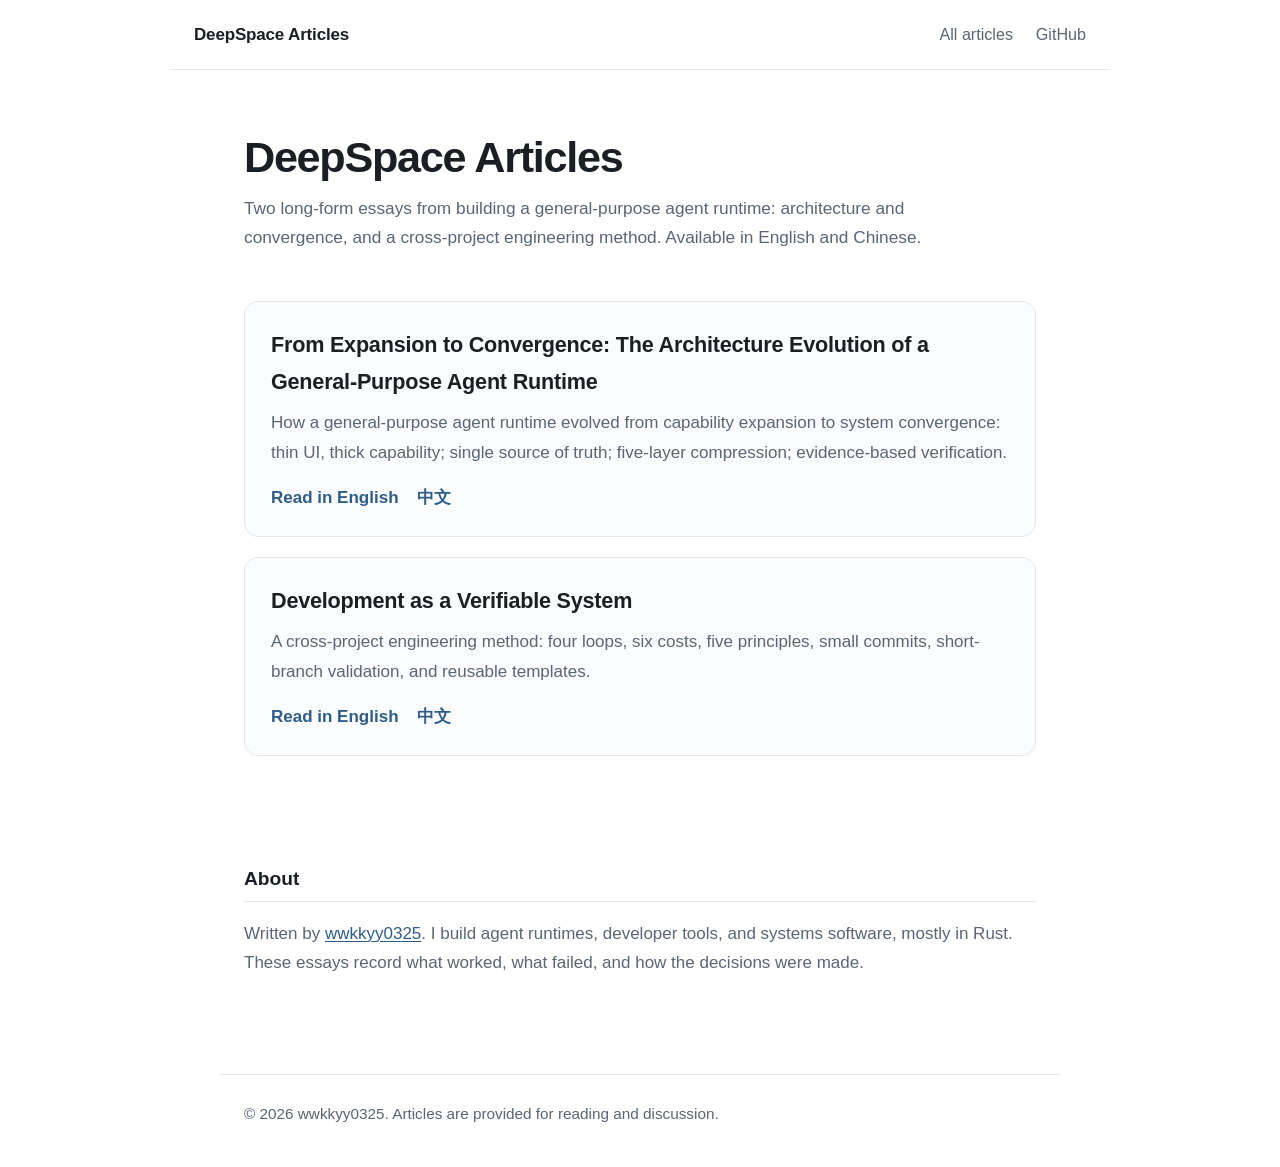
<file: index.html>
<!doctype html>
<html lang="en">
<head>
  <meta charset="utf-8">
  <meta name="viewport" content="width=device-width, initial-scale=1">
  <title>DeepSpace Articles</title>
  <meta name="description" content="Two long-form essays on agent runtimes, context engineering, and engineering method.">
  <link rel="stylesheet" href="styles.css">
</head>
<body>
  <header class="site-header">
    <a class="brand" href="index.html">DeepSpace Articles</a>
    <nav>
      <a href="index.html">All articles</a>
      <a href="https://github.com/wwkkyy0325">GitHub</a>
    </nav>
  </header>
  <main class="index-hero">
    <h1>DeepSpace Articles</h1>
    <p>Two long-form essays from building a general-purpose agent runtime: architecture and convergence, and a cross-project engineering method. Available in English and Chinese.</p>
  </main>
  <div class="cards">
    <section class="card">
      <h2>From Expansion to Convergence: The Architecture Evolution of a General-Purpose Agent Runtime</h2>
      <p>How a general-purpose agent runtime evolved from capability expansion to system convergence: thin UI, thick capability; single source of truth; five-layer compression; evidence-based verification.</p>
      <div class="links">
        <a href="en/from-expansion-to-convergence.html">Read in English</a>
        <a href="zh/from-expansion-to-convergence.html">中文</a>
      </div>
    </section>
    <section class="card">
      <h2>Development as a Verifiable System</h2>
      <p>A cross-project engineering method: four loops, six costs, five principles, small commits, short-branch validation, and reusable templates.</p>
      <div class="links">
        <a href="en/development-as-a-verifiable-system.html">Read in English</a>
        <a href="zh/development-as-a-verifiable-system.html">中文</a>
      </div>
    </section>
  </div>
  <section class="about">
    <h2>About</h2>
    <p>Written by <a href="https://github.com/wwkkyy0325">wwkkyy0325</a>. I build agent runtimes, developer tools, and systems software, mostly in Rust. These essays record what worked, what failed, and how the decisions were made.</p>
  </section>
  <footer>© 2026 wwkkyy0325. Articles are provided for reading and discussion.</footer>
</body>
</html>
</file>
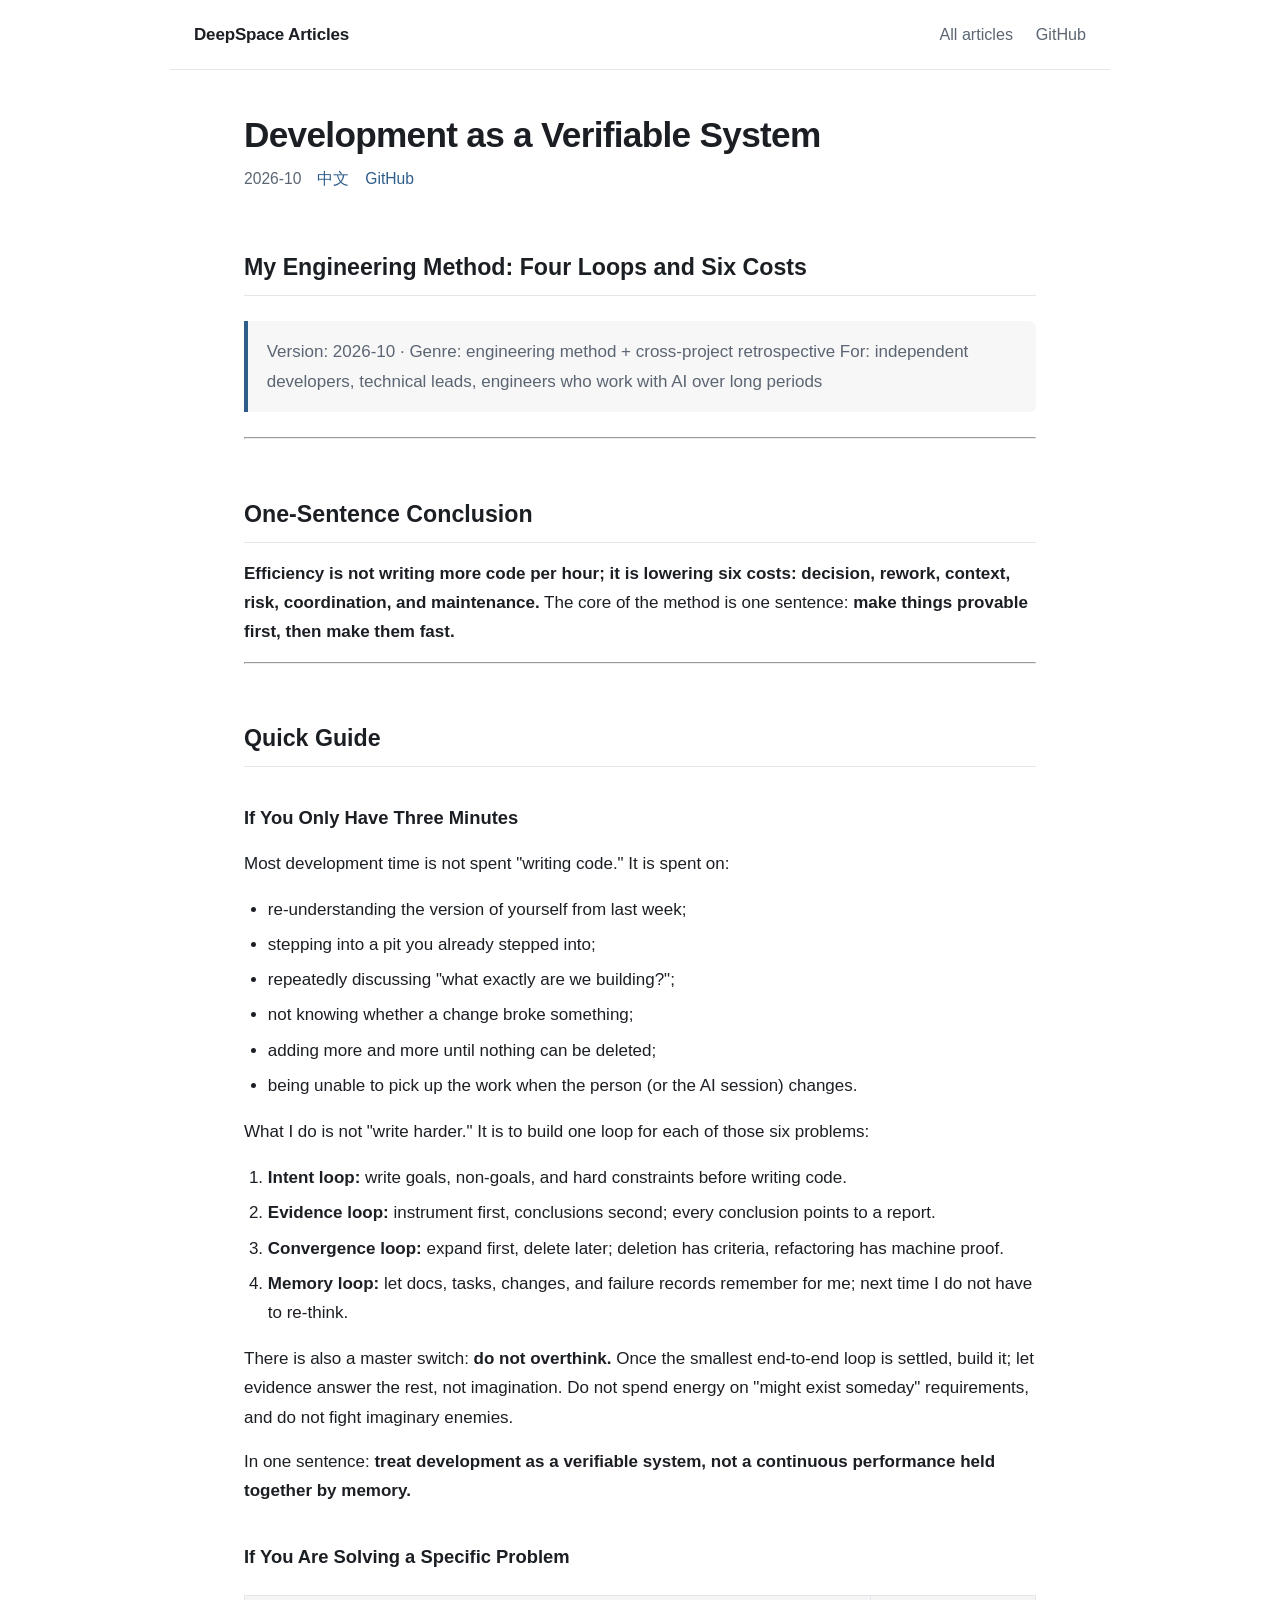
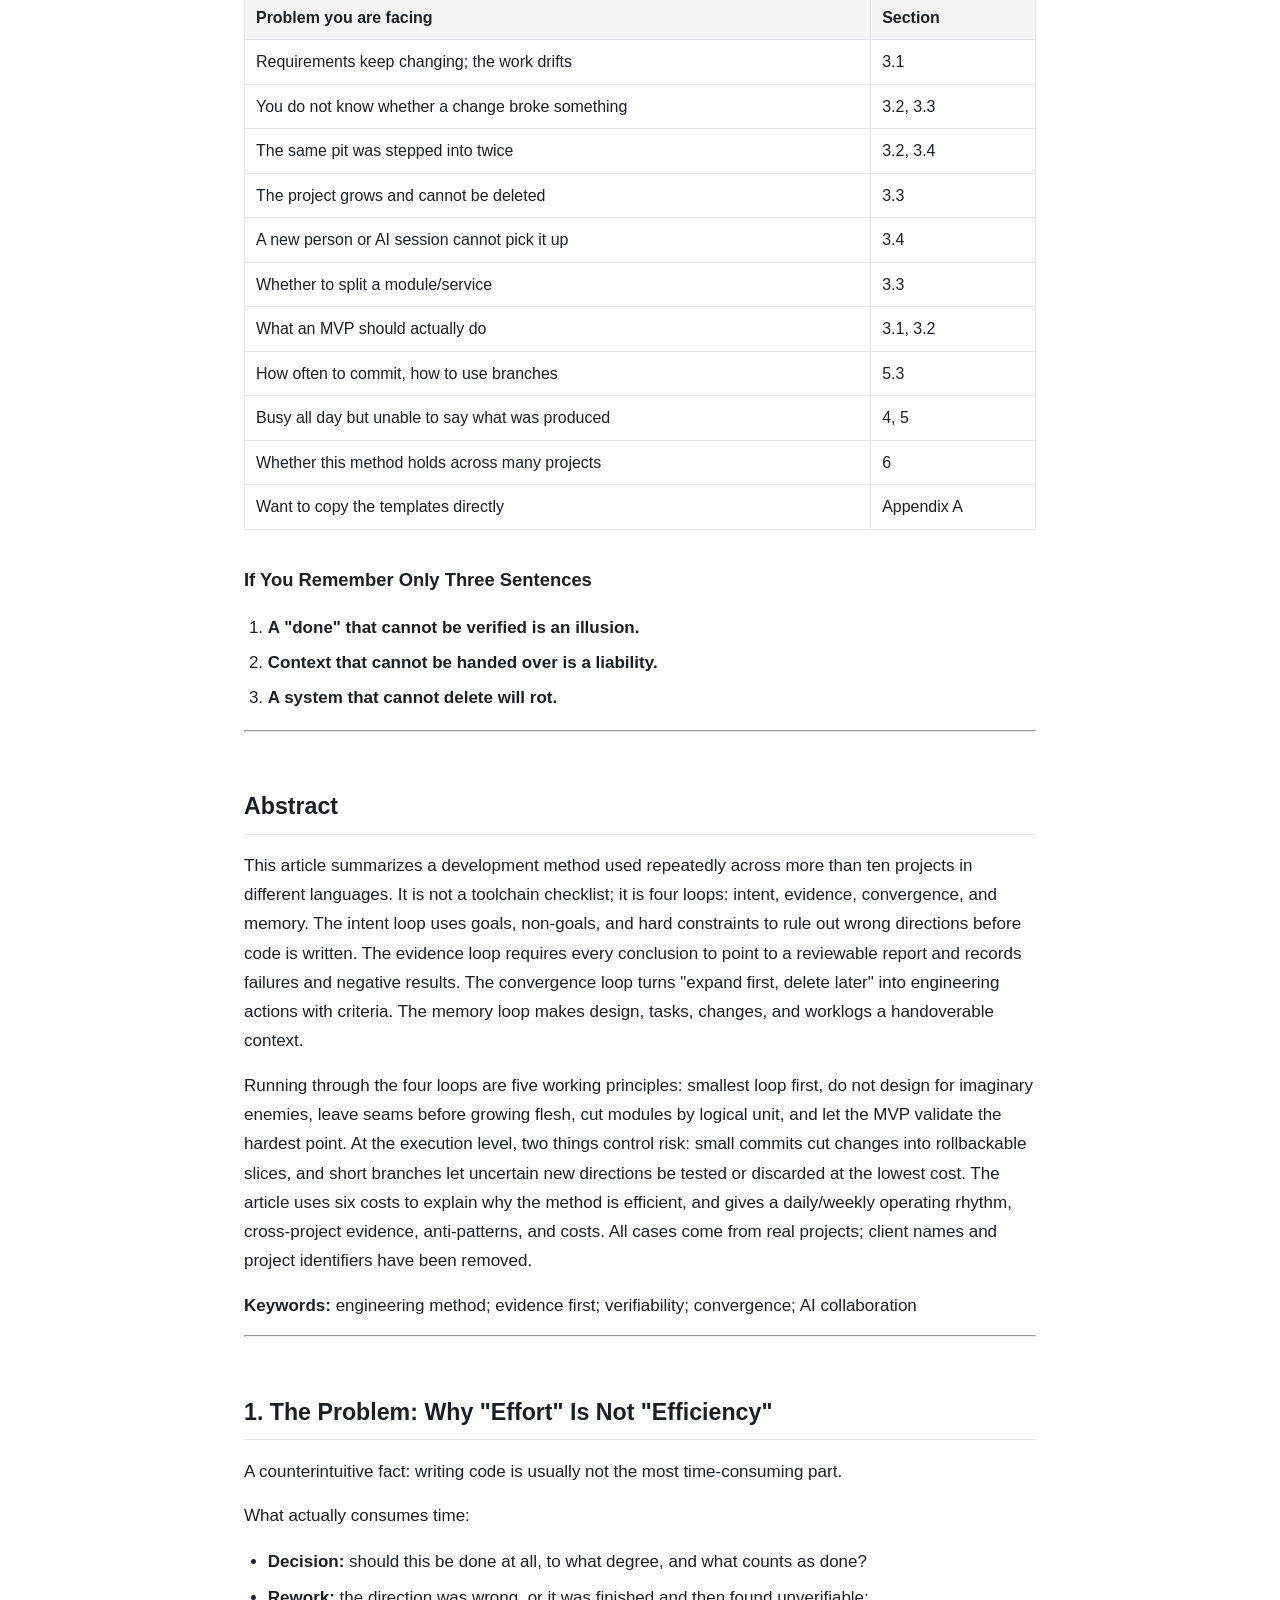
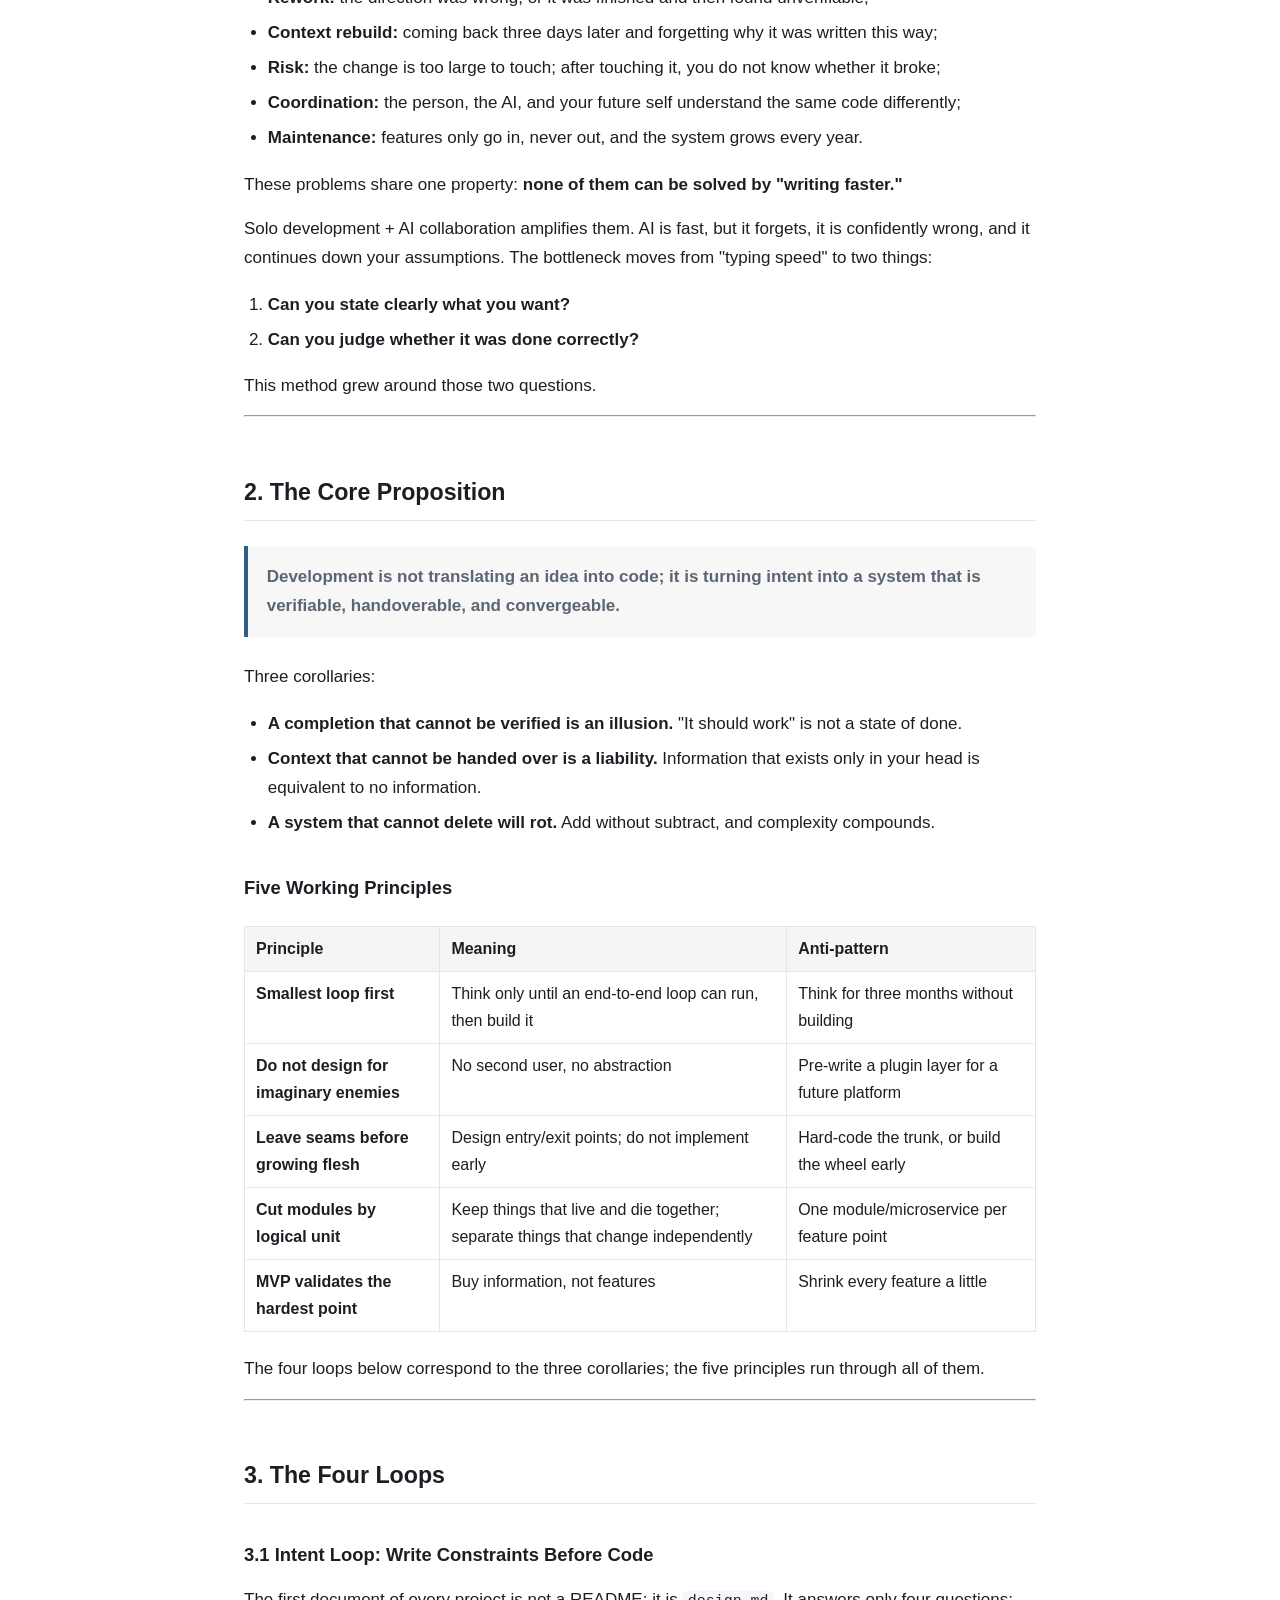
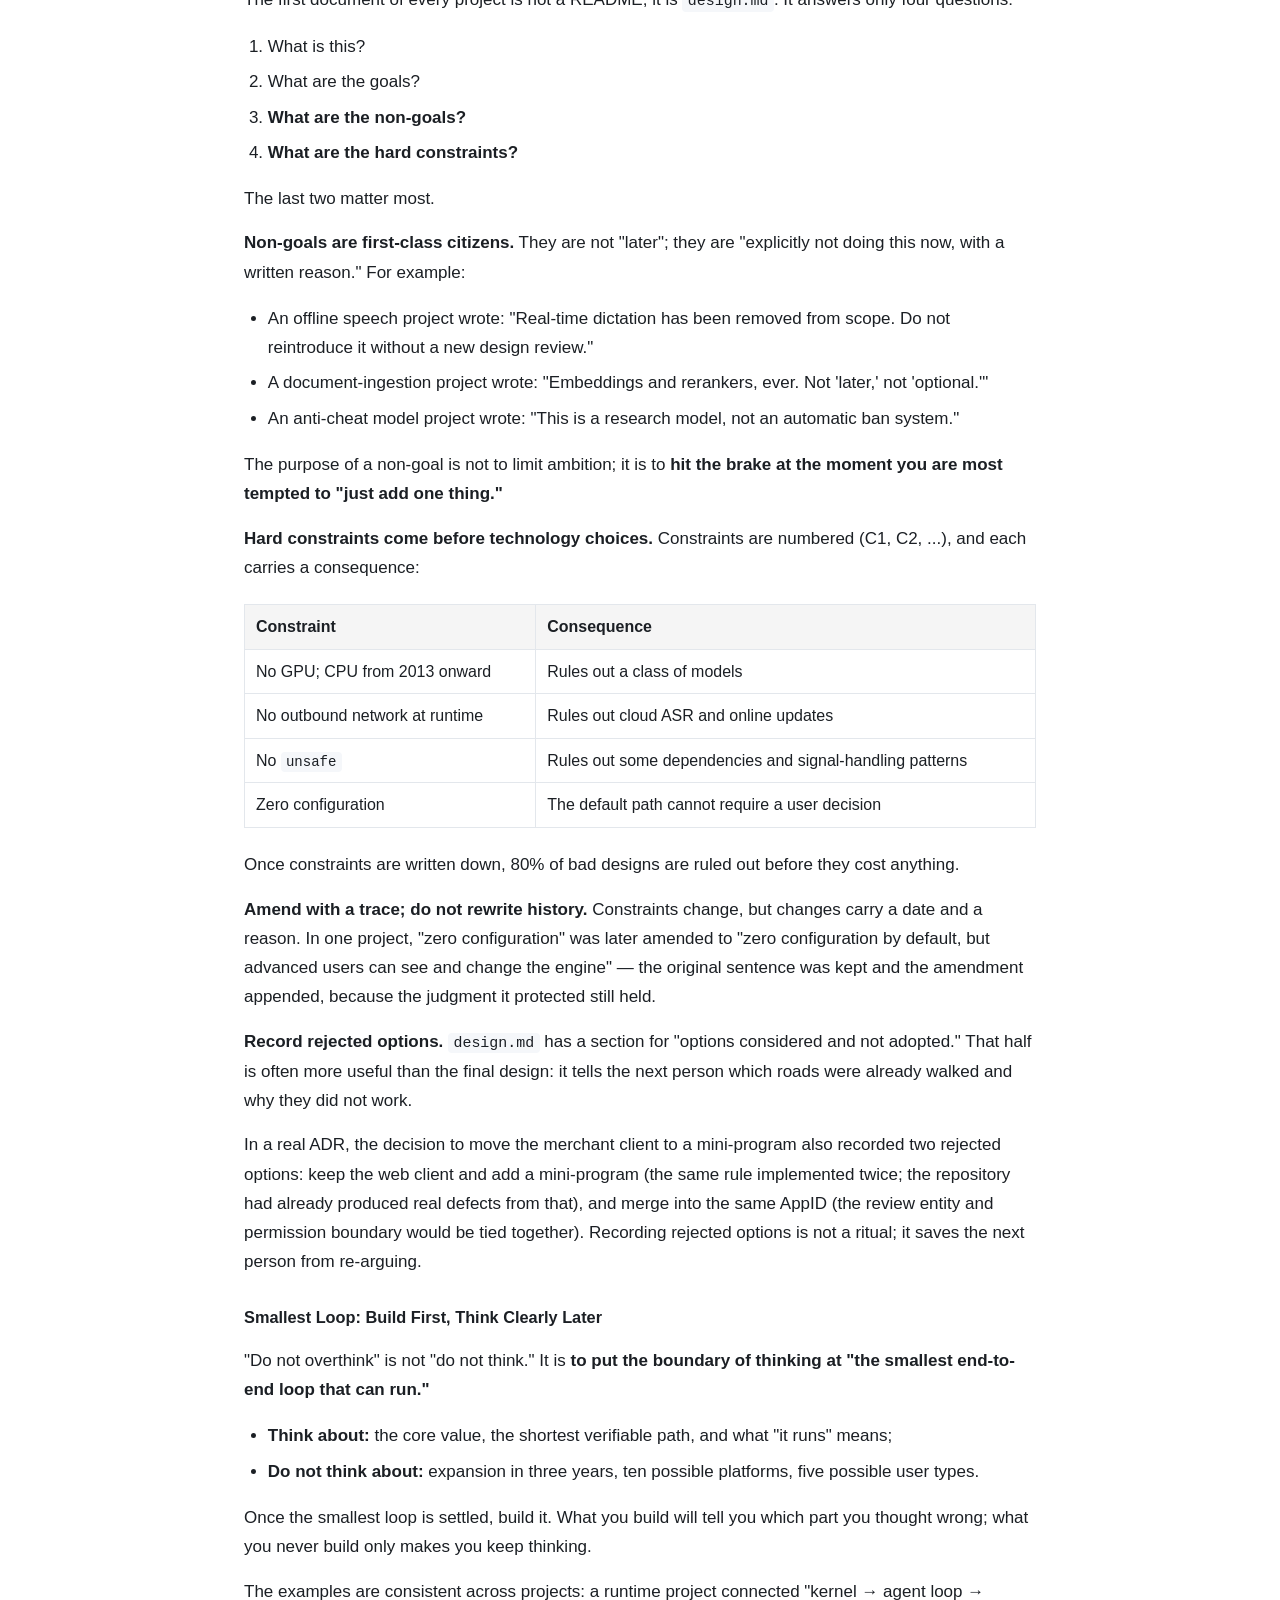
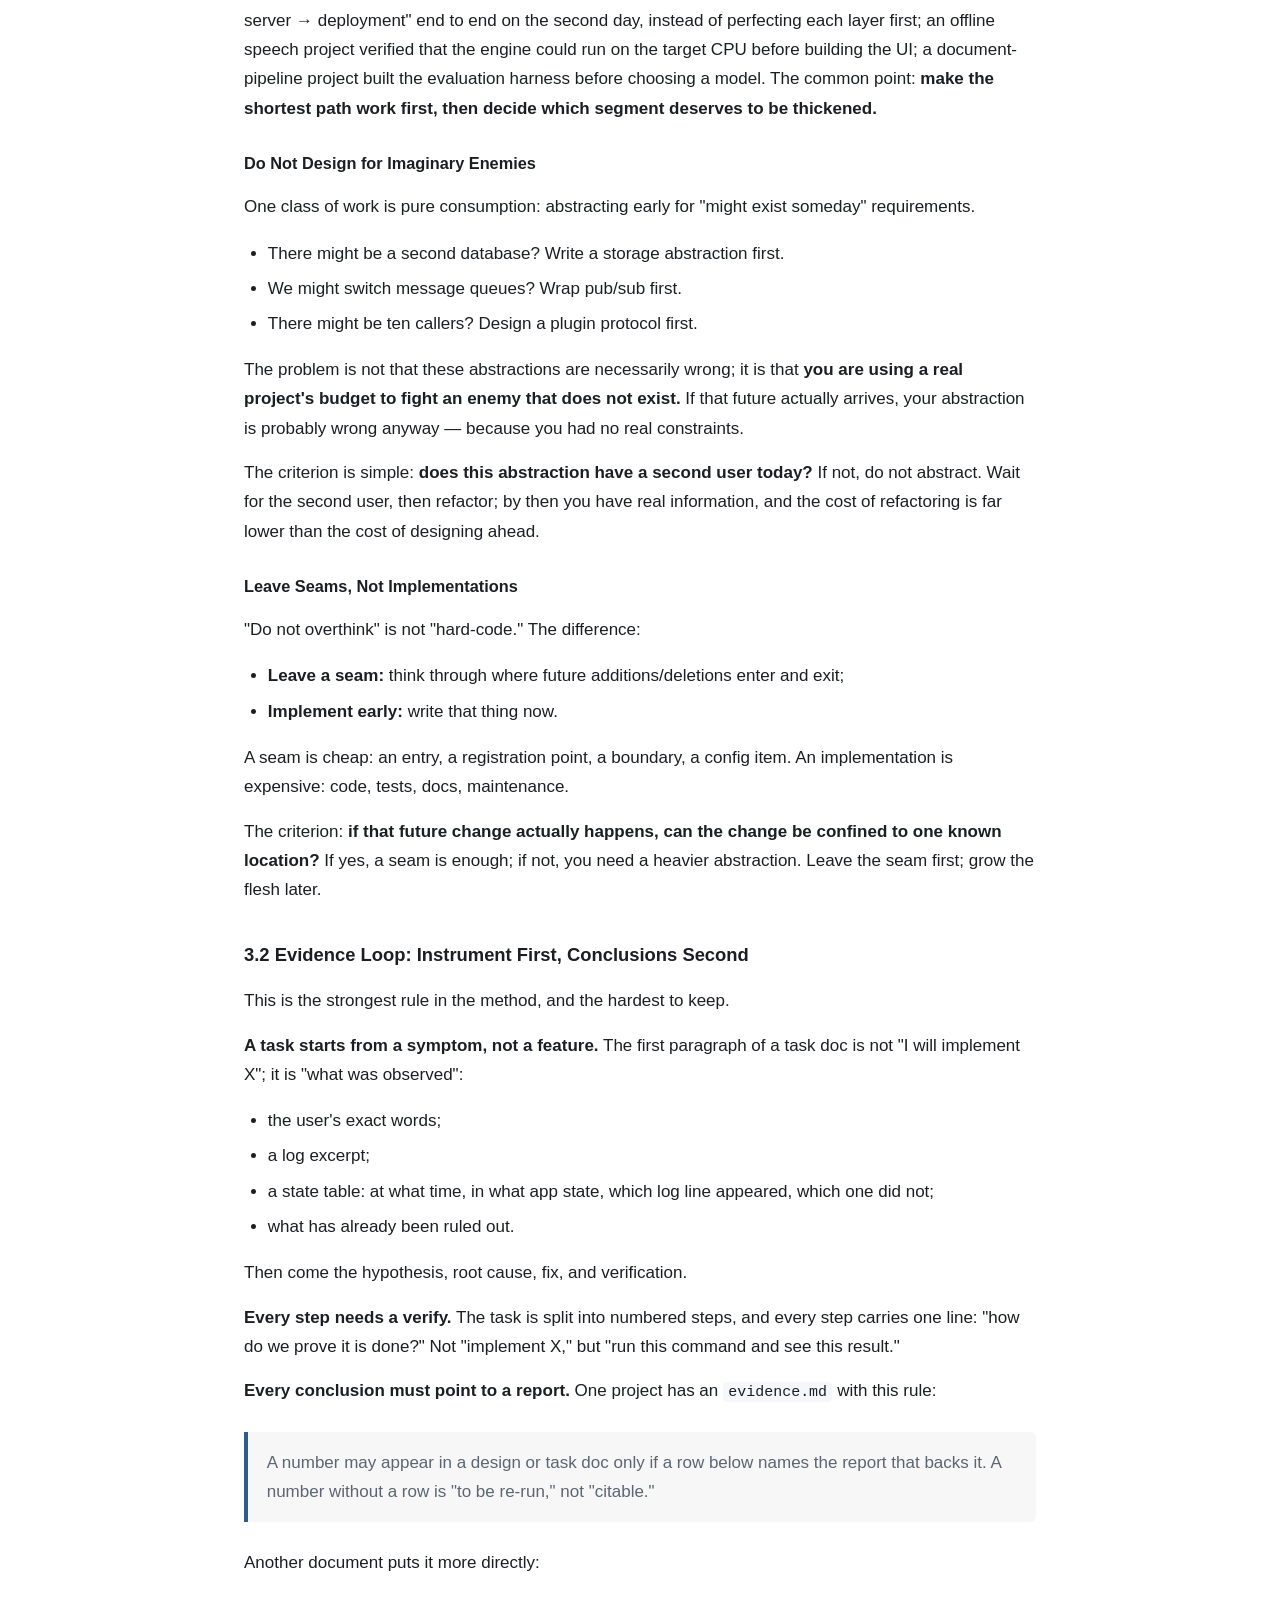
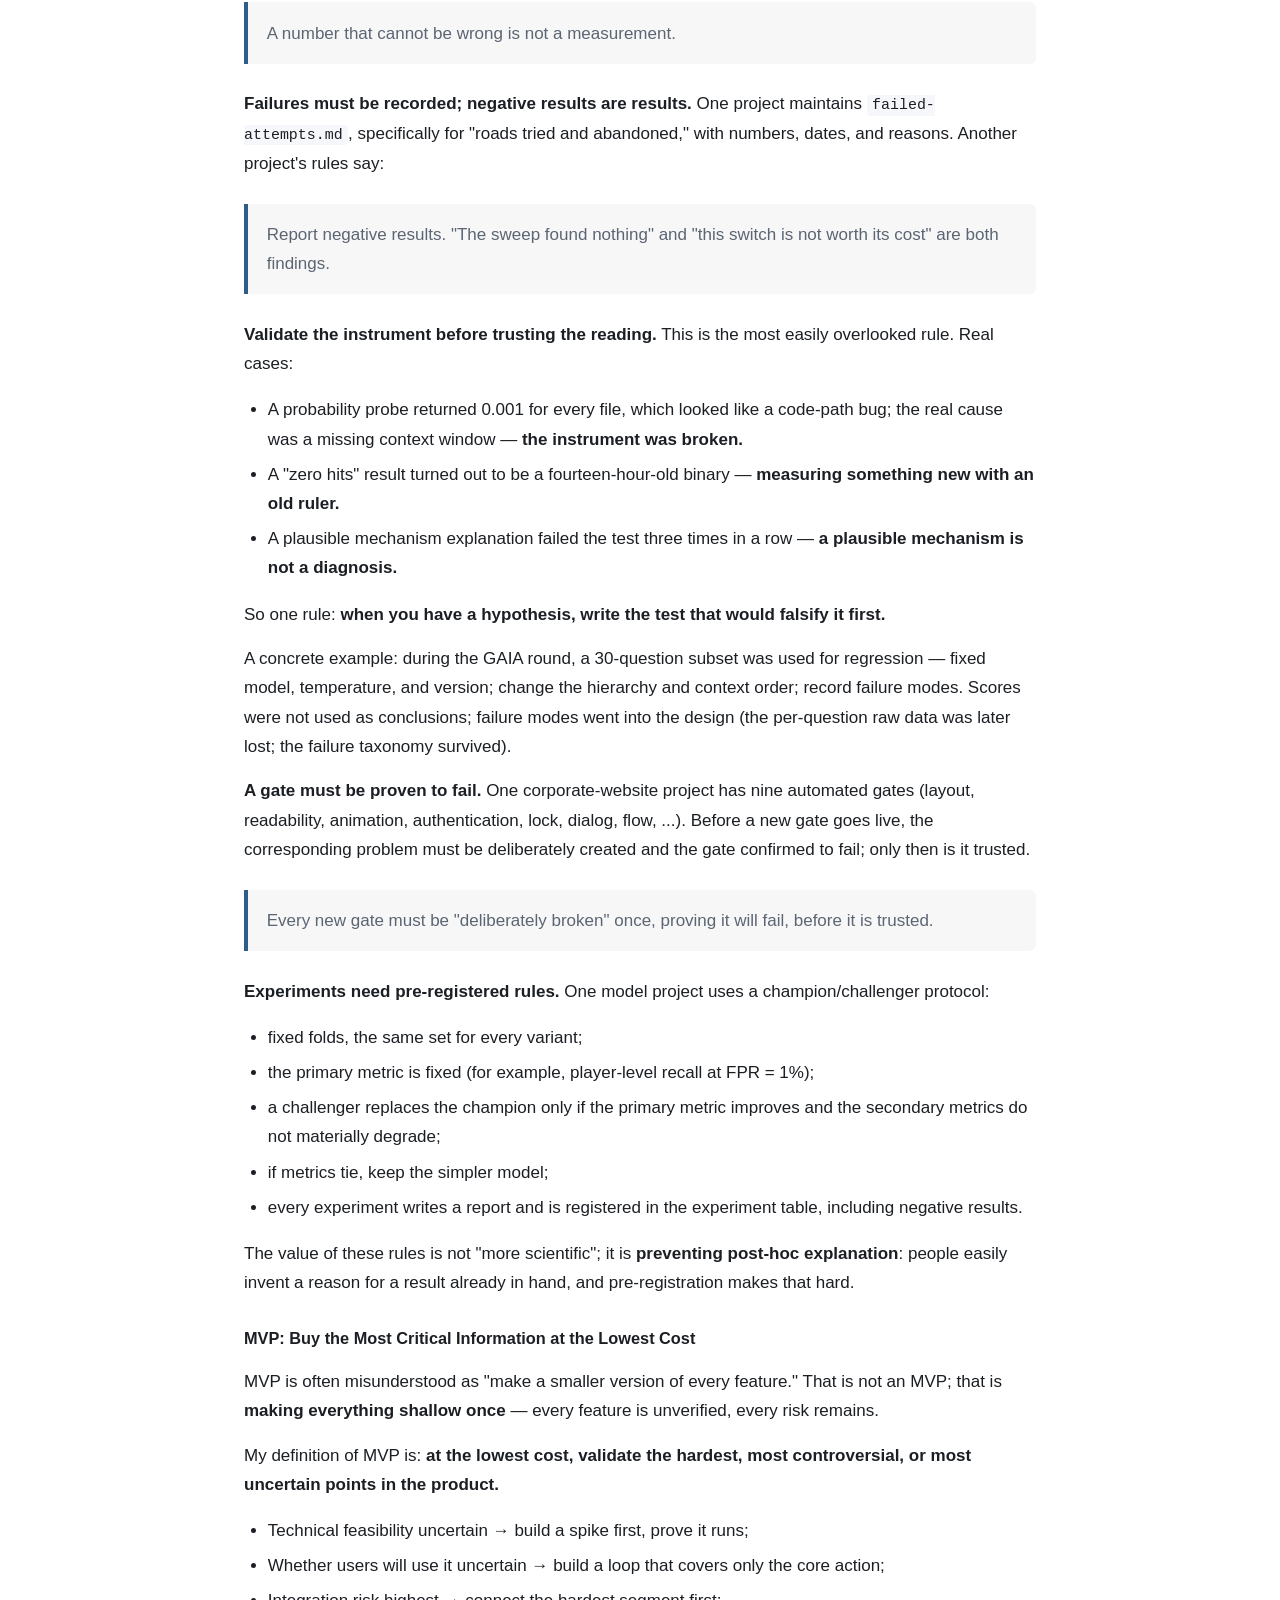
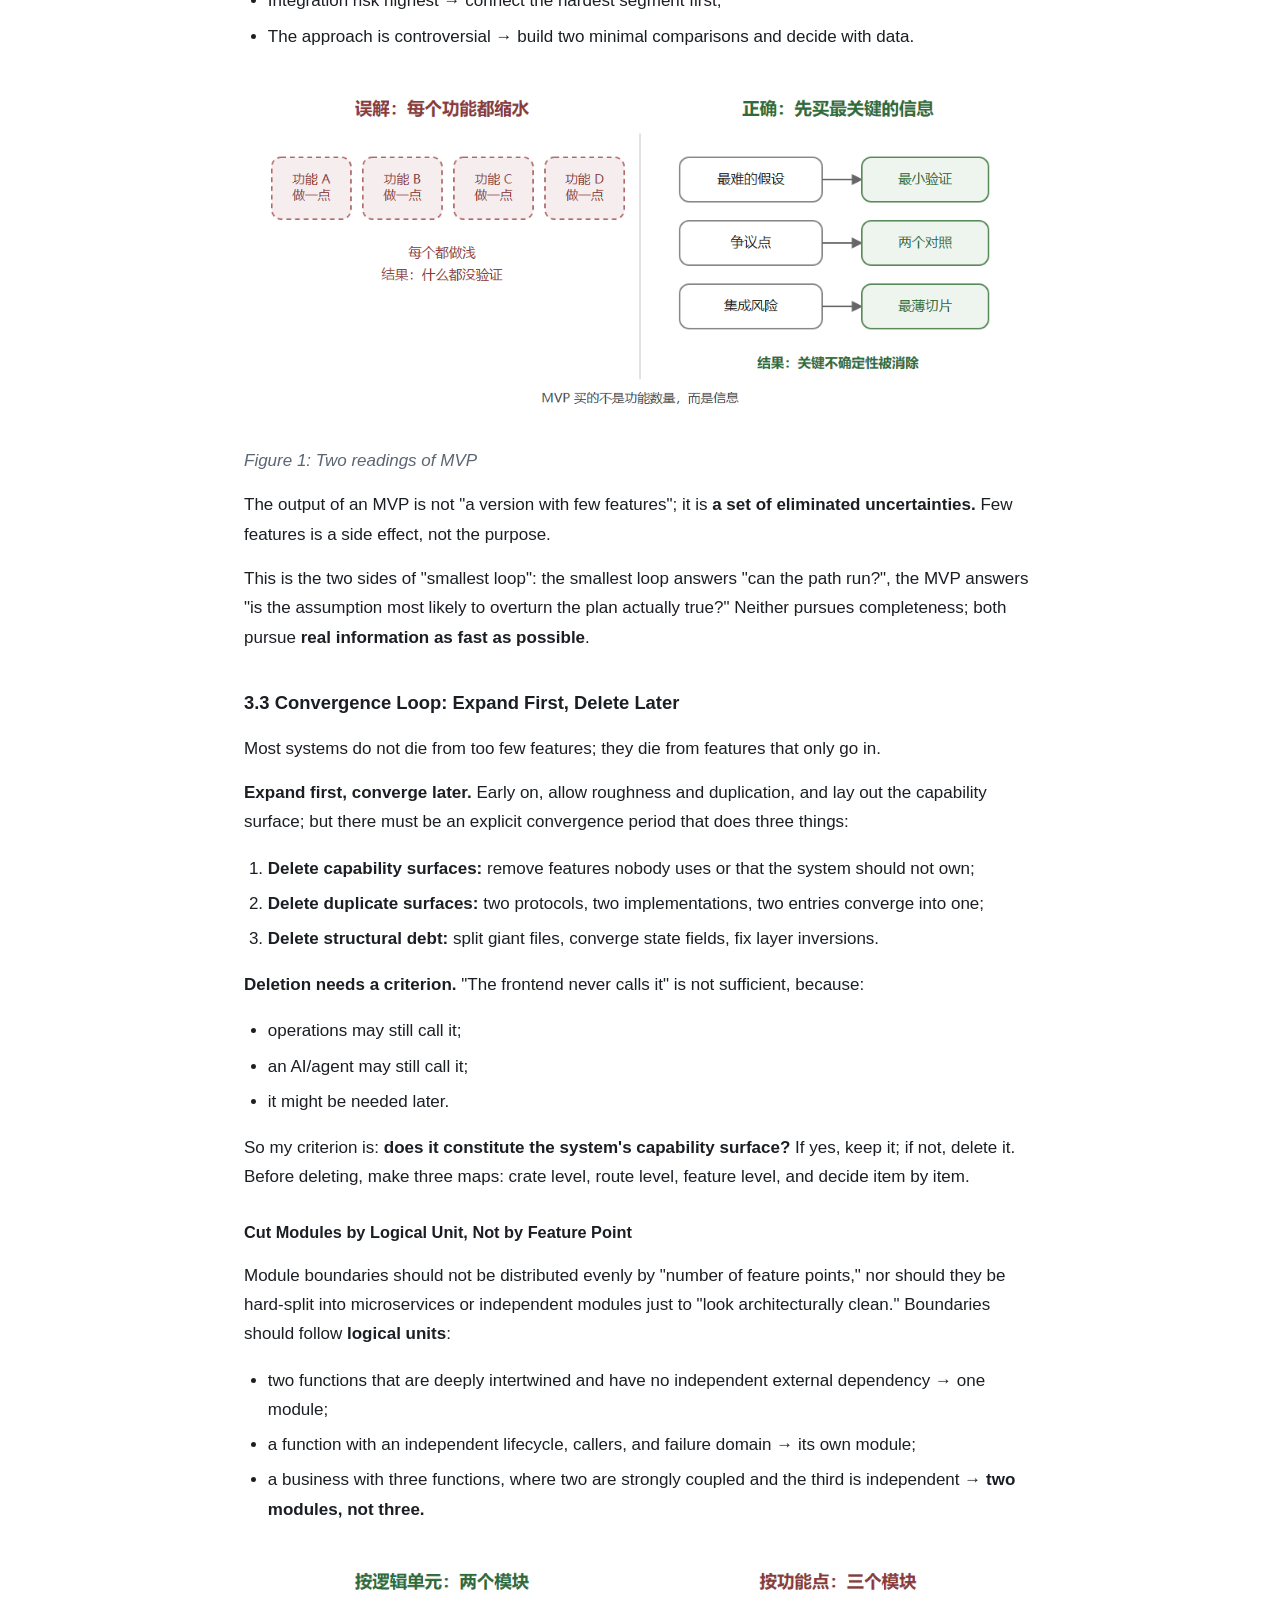
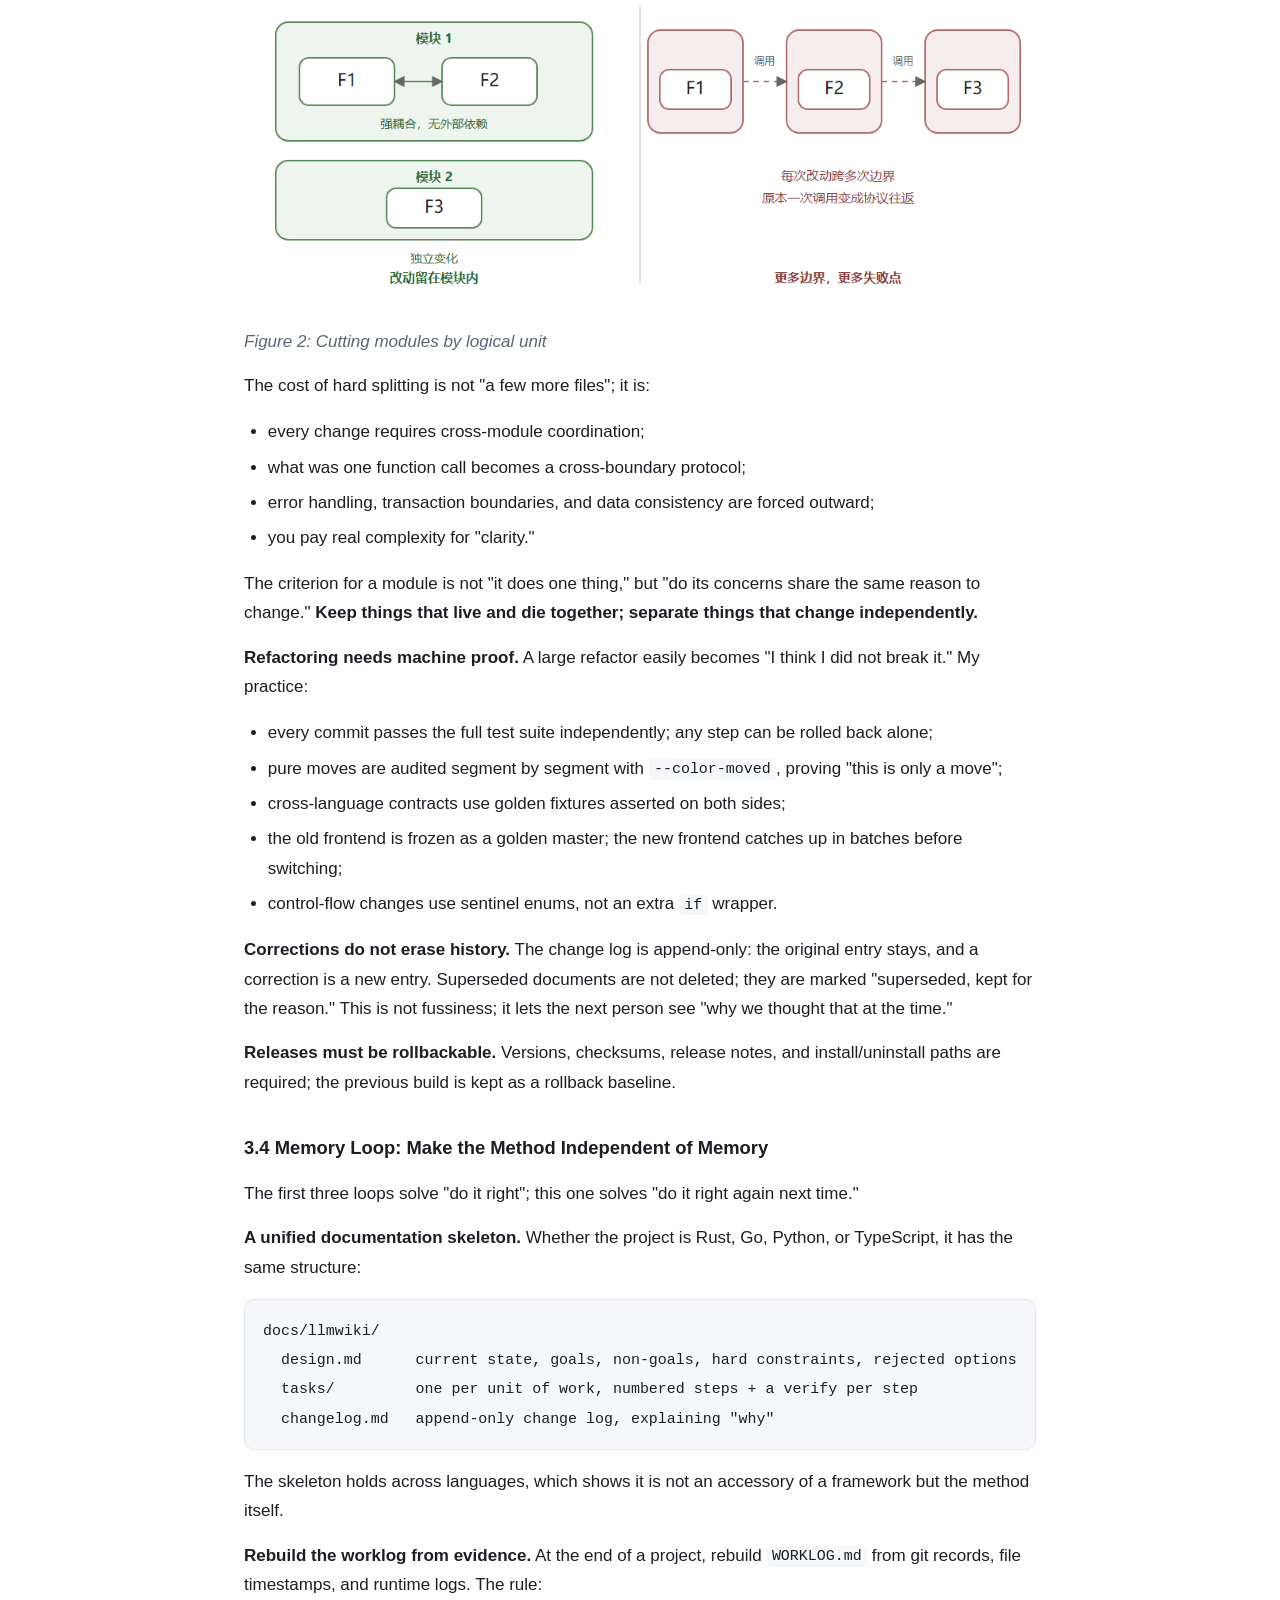
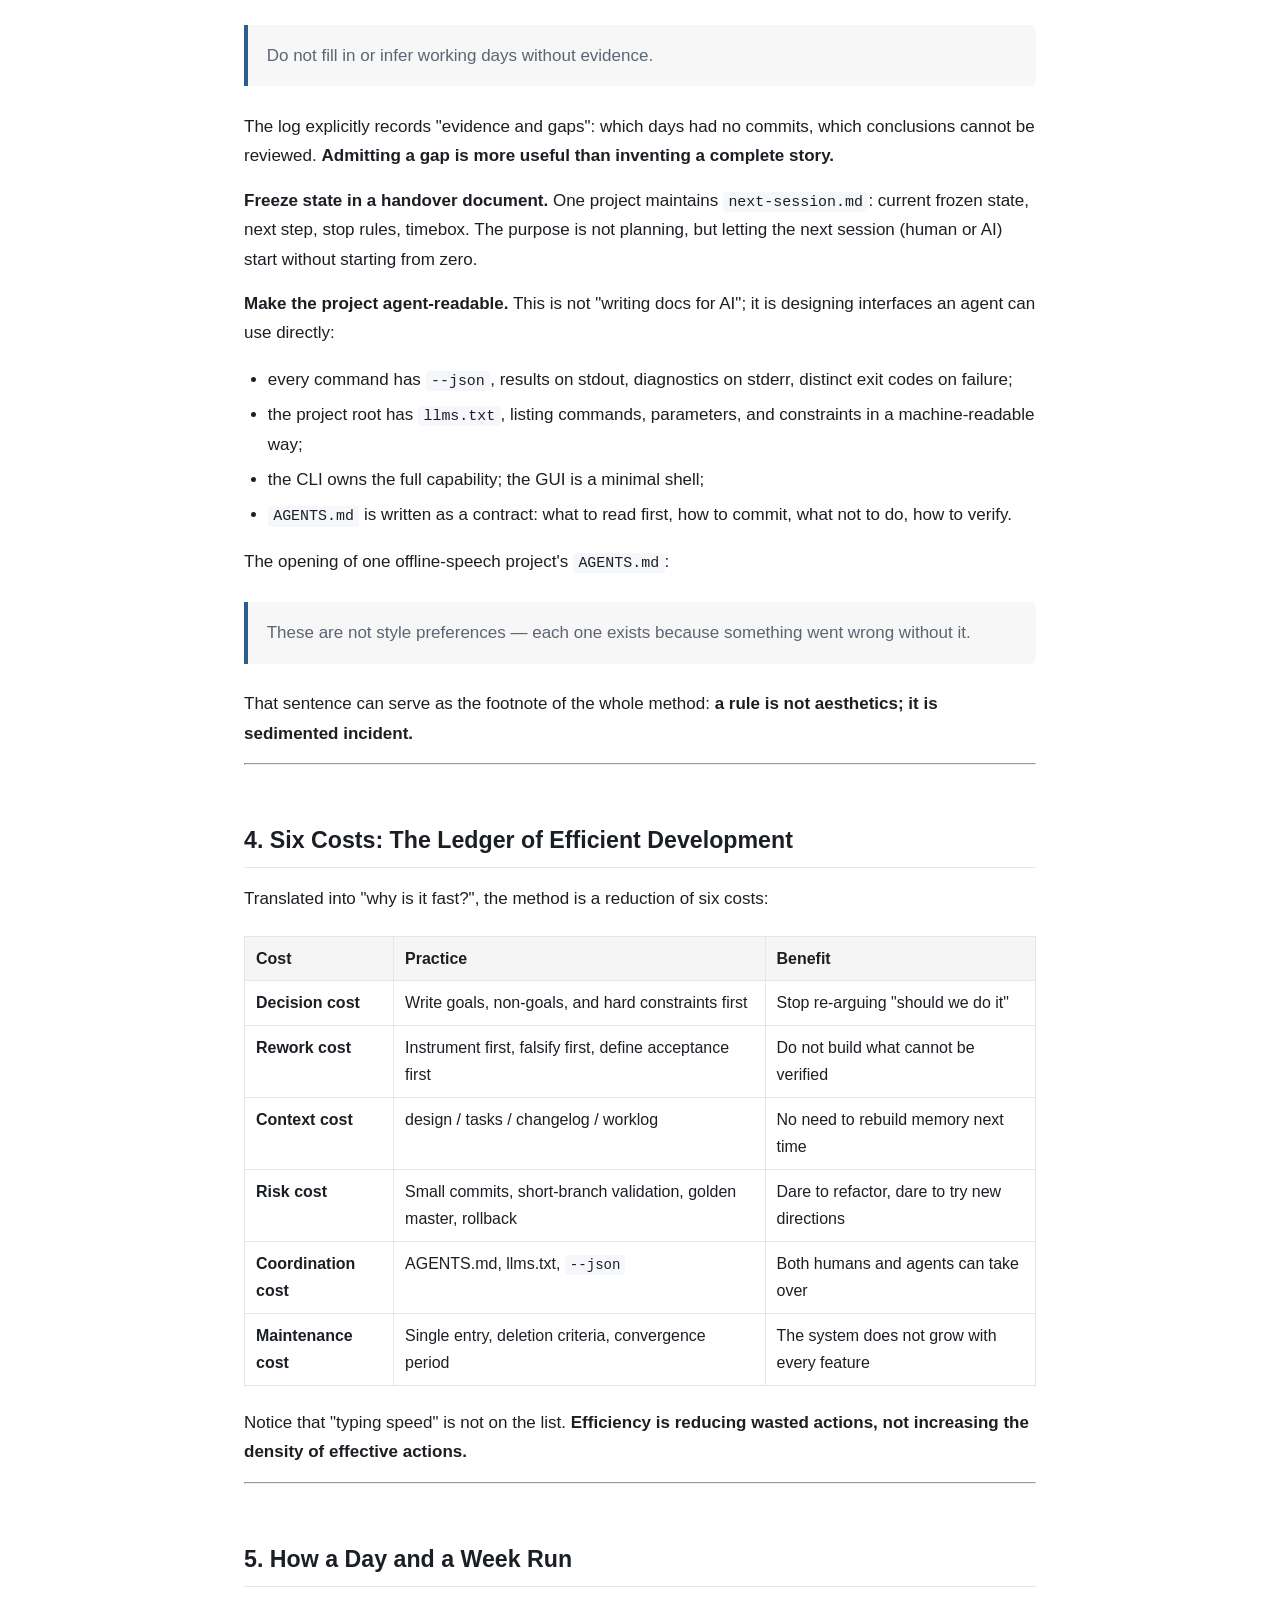
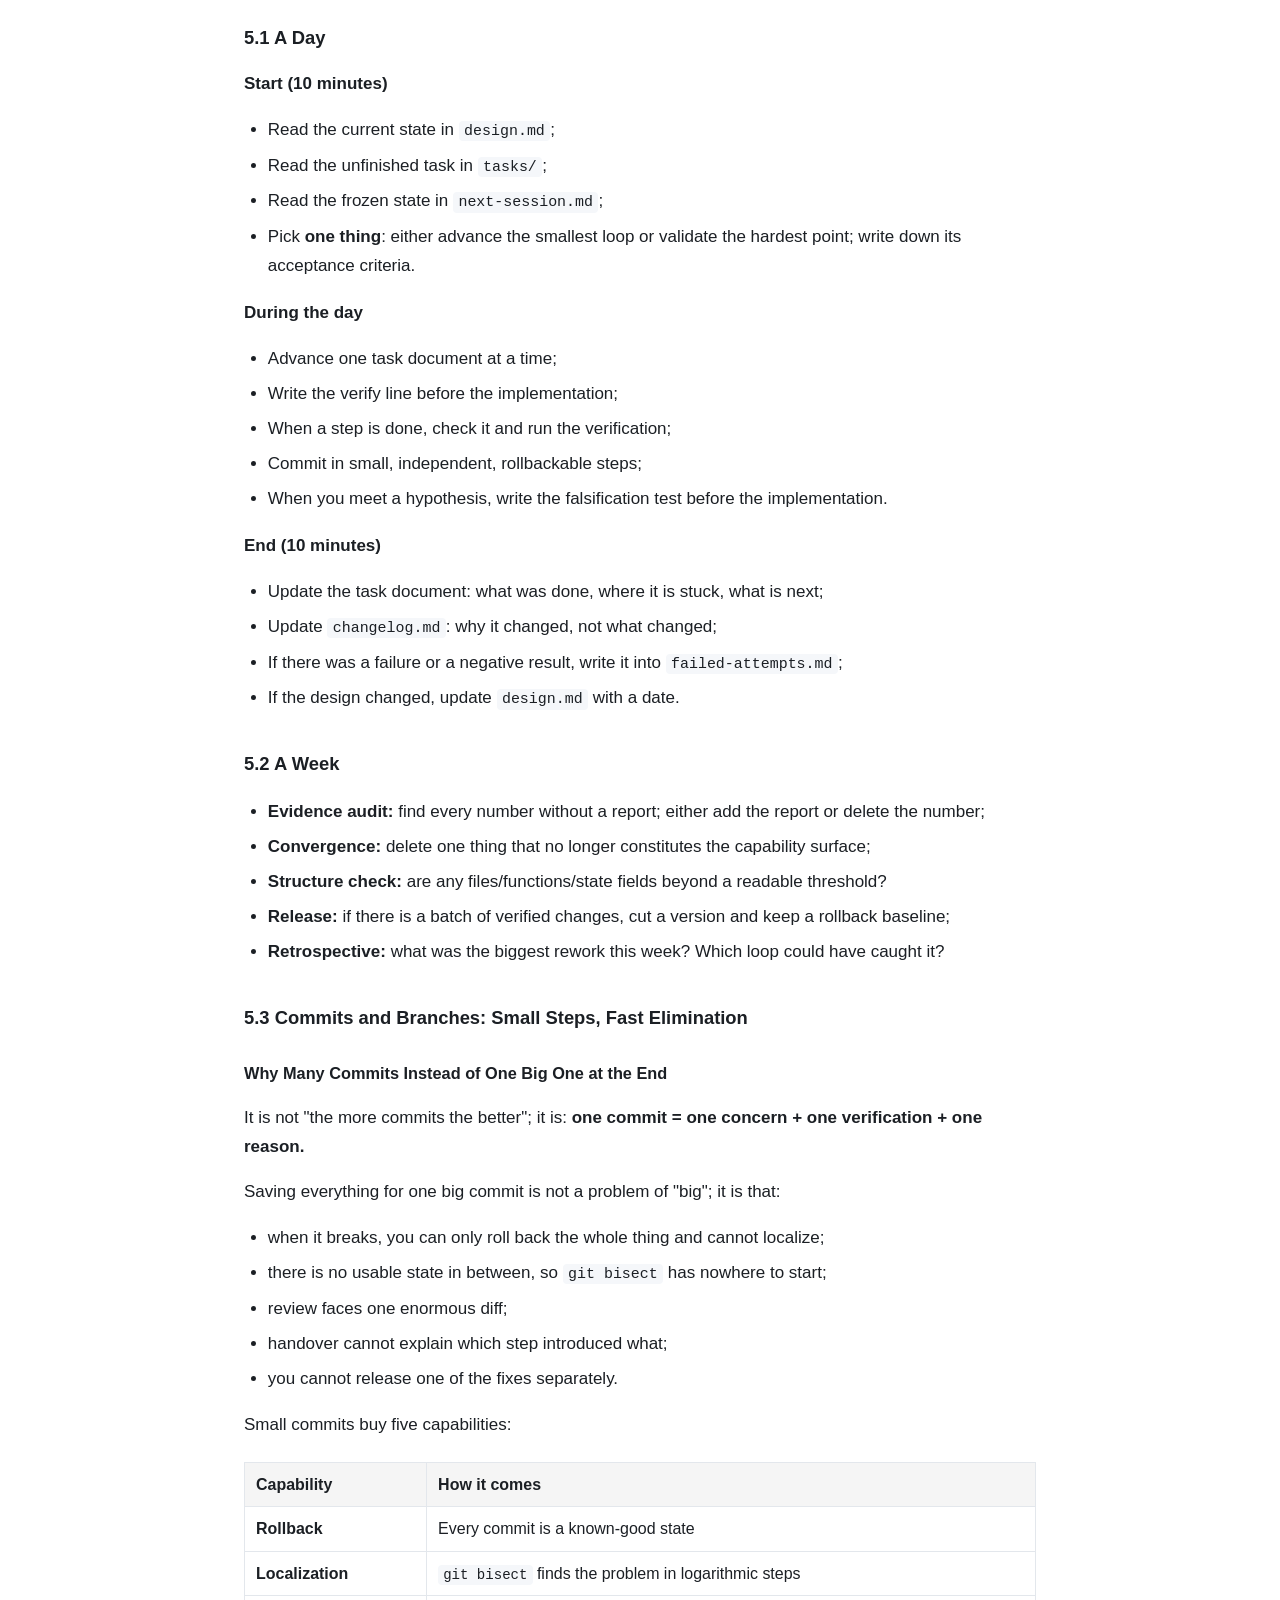
<file: en/development-as-a-verifiable-system.html>
<!doctype html>
<html lang="en">
<head>
  <meta charset="utf-8">
  <meta name="viewport" content="width=device-width, initial-scale=1">
  <title>Development as a Verifiable System — DeepSpace Articles</title>
  <meta name="description" content="A cross-project engineering method: four loops, six costs, five principles, small commits, short-branch validation, and reusable templates.">
  <link rel="stylesheet" href="../styles.css">
</head>
<body>
  <header class="site-header">
    <a class="brand" href="../index.html">DeepSpace Articles</a>
    <nav>
      <a href="../index.html">All articles</a>
      <a href="https://github.com/wwkkyy0325">GitHub</a>
    </nav>
  </header>
  <main class="article">
    <h1>Development as a Verifiable System</h1>
    <div class="article-meta">
      <span>2026-10</span>
      <a href="../zh/development-as-a-verifiable-system.html">中文</a>
      <a href="https://github.com/wwkkyy0325">GitHub</a>
    </div>
<h2 id="my-engineering-method-four-loops-and-six-costs">My Engineering Method: Four Loops and Six Costs</h2>
<blockquote>
<p>Version: 2026-10 · Genre: engineering method + cross-project retrospective
For: independent developers, technical leads, engineers who work with AI over long periods</p>
</blockquote>
<hr>
<h2 id="one-sentence-conclusion">One-Sentence Conclusion</h2>
<p><strong>Efficiency is not writing more code per hour; it is lowering six costs: decision, rework, context, risk, coordination, and maintenance.</strong>
The core of the method is one sentence: <strong>make things provable first, then make them fast.</strong></p>
<hr>
<h2 id="quick-guide">Quick Guide</h2>
<h3 id="if-you-only-have-three-minutes">If You Only Have Three Minutes</h3>
<p>Most development time is not spent "writing code." It is spent on:</p>
<ul>
<li>re-understanding the version of yourself from last week;</li>
<li>stepping into a pit you already stepped into;</li>
<li>repeatedly discussing "what exactly are we building?";</li>
<li>not knowing whether a change broke something;</li>
<li>adding more and more until nothing can be deleted;</li>
<li>being unable to pick up the work when the person (or the AI session) changes.</li>
</ul>
<p>What I do is not "write harder." It is to build one loop for each of those six problems:</p>
<ol>
<li><strong>Intent loop:</strong> write goals, non-goals, and hard constraints before writing code.</li>
<li><strong>Evidence loop:</strong> instrument first, conclusions second; every conclusion points to a report.</li>
<li><strong>Convergence loop:</strong> expand first, delete later; deletion has criteria, refactoring has machine proof.</li>
<li><strong>Memory loop:</strong> let docs, tasks, changes, and failure records remember for me; next time I do not have to re-think.</li>
</ol>
<p>There is also a master switch: <strong>do not overthink.</strong> Once the smallest end-to-end loop is settled, build it; let evidence answer the rest, not imagination. Do not spend energy on "might exist someday" requirements, and do not fight imaginary enemies.</p>
<p>In one sentence: <strong>treat development as a verifiable system, not a continuous performance held together by memory.</strong></p>
<h3 id="if-you-are-solving-a-specific-problem">If You Are Solving a Specific Problem</h3>
<table>
<thead>
<tr>
<th>Problem you are facing</th>
<th>Section</th>
</tr>
</thead>
<tbody>
<tr>
<td>Requirements keep changing; the work drifts</td>
<td>3.1</td>
</tr>
<tr>
<td>You do not know whether a change broke something</td>
<td>3.2, 3.3</td>
</tr>
<tr>
<td>The same pit was stepped into twice</td>
<td>3.2, 3.4</td>
</tr>
<tr>
<td>The project grows and cannot be deleted</td>
<td>3.3</td>
</tr>
<tr>
<td>A new person or AI session cannot pick it up</td>
<td>3.4</td>
</tr>
<tr>
<td>Whether to split a module/service</td>
<td>3.3</td>
</tr>
<tr>
<td>What an MVP should actually do</td>
<td>3.1, 3.2</td>
</tr>
<tr>
<td>How often to commit, how to use branches</td>
<td>5.3</td>
</tr>
<tr>
<td>Busy all day but unable to say what was produced</td>
<td>4, 5</td>
</tr>
<tr>
<td>Whether this method holds across many projects</td>
<td>6</td>
</tr>
<tr>
<td>Want to copy the templates directly</td>
<td>Appendix A</td>
</tr>
</tbody>
</table>
<h3 id="if-you-remember-only-three-sentences">If You Remember Only Three Sentences</h3>
<ol>
<li><strong>A "done" that cannot be verified is an illusion.</strong></li>
<li><strong>Context that cannot be handed over is a liability.</strong></li>
<li><strong>A system that cannot delete will rot.</strong></li>
</ol>
<hr>
<h2 id="abstract">Abstract</h2>
<p>This article summarizes a development method used repeatedly across more than ten projects in different languages. It is not a toolchain checklist; it is four loops: intent, evidence, convergence, and memory. The intent loop uses goals, non-goals, and hard constraints to rule out wrong directions before code is written. The evidence loop requires every conclusion to point to a reviewable report and records failures and negative results. The convergence loop turns "expand first, delete later" into engineering actions with criteria. The memory loop makes design, tasks, changes, and worklogs a handoverable context.</p>
<p>Running through the four loops are five working principles: smallest loop first, do not design for imaginary enemies, leave seams before growing flesh, cut modules by logical unit, and let the MVP validate the hardest point. At the execution level, two things control risk: small commits cut changes into rollbackable slices, and short branches let uncertain new directions be tested or discarded at the lowest cost. The article uses six costs to explain why the method is efficient, and gives a daily/weekly operating rhythm, cross-project evidence, anti-patterns, and costs. All cases come from real projects; client names and project identifiers have been removed.</p>
<p><strong>Keywords:</strong> engineering method; evidence first; verifiability; convergence; AI collaboration</p>
<hr>
<h2 id="1-the-problem-why-effort-is-not-efficiency">1. The Problem: Why "Effort" Is Not "Efficiency"</h2>
<p>A counterintuitive fact: writing code is usually not the most time-consuming part.</p>
<p>What actually consumes time:</p>
<ul>
<li><strong>Decision:</strong> should this be done at all, to what degree, and what counts as done?</li>
<li><strong>Rework:</strong> the direction was wrong, or it was finished and then found unverifiable;</li>
<li><strong>Context rebuild:</strong> coming back three days later and forgetting why it was written this way;</li>
<li><strong>Risk:</strong> the change is too large to touch; after touching it, you do not know whether it broke;</li>
<li><strong>Coordination:</strong> the person, the AI, and your future self understand the same code differently;</li>
<li><strong>Maintenance:</strong> features only go in, never out, and the system grows every year.</li>
</ul>
<p>These problems share one property: <strong>none of them can be solved by "writing faster."</strong></p>
<p>Solo development + AI collaboration amplifies them. AI is fast, but it forgets, it is confidently wrong, and it continues down your assumptions. The bottleneck moves from "typing speed" to two things:</p>
<ol>
<li><strong>Can you state clearly what you want?</strong></li>
<li><strong>Can you judge whether it was done correctly?</strong></li>
</ol>
<p>This method grew around those two questions.</p>
<hr>
<h2 id="2-the-core-proposition">2. The Core Proposition</h2>
<blockquote>
<p><strong>Development is not translating an idea into code; it is turning intent into a system that is verifiable, handoverable, and convergeable.</strong></p>
</blockquote>
<p>Three corollaries:</p>
<ul>
<li><strong>A completion that cannot be verified is an illusion.</strong> "It should work" is not a state of done.</li>
<li><strong>Context that cannot be handed over is a liability.</strong> Information that exists only in your head is equivalent to no information.</li>
<li><strong>A system that cannot delete will rot.</strong> Add without subtract, and complexity compounds.</li>
</ul>
<h3 id="five-working-principles">Five Working Principles</h3>
<table>
<thead>
<tr>
<th>Principle</th>
<th>Meaning</th>
<th>Anti-pattern</th>
</tr>
</thead>
<tbody>
<tr>
<td><strong>Smallest loop first</strong></td>
<td>Think only until an end-to-end loop can run, then build it</td>
<td>Think for three months without building</td>
</tr>
<tr>
<td><strong>Do not design for imaginary enemies</strong></td>
<td>No second user, no abstraction</td>
<td>Pre-write a plugin layer for a future platform</td>
</tr>
<tr>
<td><strong>Leave seams before growing flesh</strong></td>
<td>Design entry/exit points; do not implement early</td>
<td>Hard-code the trunk, or build the wheel early</td>
</tr>
<tr>
<td><strong>Cut modules by logical unit</strong></td>
<td>Keep things that live and die together; separate things that change independently</td>
<td>One module/microservice per feature point</td>
</tr>
<tr>
<td><strong>MVP validates the hardest point</strong></td>
<td>Buy information, not features</td>
<td>Shrink every feature a little</td>
</tr>
</tbody>
</table>
<p>The four loops below correspond to the three corollaries; the five principles run through all of them.</p>
<hr>
<h2 id="3-the-four-loops">3. The Four Loops</h2>
<h3 id="31-intent-loop-write-constraints-before-code">3.1 Intent Loop: Write Constraints Before Code</h3>
<p>The first document of every project is not a README; it is <code>design.md</code>. It answers only four questions:</p>
<ol>
<li>What is this?</li>
<li>What are the goals?</li>
<li><strong>What are the non-goals?</strong></li>
<li><strong>What are the hard constraints?</strong></li>
</ol>
<p>The last two matter most.</p>
<p><strong>Non-goals are first-class citizens.</strong> They are not "later"; they are "explicitly not doing this now, with a written reason." For example:</p>
<ul>
<li>An offline speech project wrote: "Real-time dictation has been removed from scope. Do not reintroduce it without a new design review."</li>
<li>A document-ingestion project wrote: "Embeddings and rerankers, ever. Not 'later,' not 'optional.'"</li>
<li>An anti-cheat model project wrote: "This is a research model, not an automatic ban system."</li>
</ul>
<p>The purpose of a non-goal is not to limit ambition; it is to <strong>hit the brake at the moment you are most tempted to "just add one thing."</strong></p>
<p><strong>Hard constraints come before technology choices.</strong> Constraints are numbered (C1, C2, ...), and each carries a consequence:</p>
<table>
<thead>
<tr>
<th>Constraint</th>
<th>Consequence</th>
</tr>
</thead>
<tbody>
<tr>
<td>No GPU; CPU from 2013 onward</td>
<td>Rules out a class of models</td>
</tr>
<tr>
<td>No outbound network at runtime</td>
<td>Rules out cloud ASR and online updates</td>
</tr>
<tr>
<td>No <code>unsafe</code></td>
<td>Rules out some dependencies and signal-handling patterns</td>
</tr>
<tr>
<td>Zero configuration</td>
<td>The default path cannot require a user decision</td>
</tr>
</tbody>
</table>
<p>Once constraints are written down, 80% of bad designs are ruled out before they cost anything.</p>
<p><strong>Amend with a trace; do not rewrite history.</strong> Constraints change, but changes carry a date and a reason. In one project, "zero configuration" was later amended to "zero configuration by default, but advanced users can see and change the engine" — the original sentence was kept and the amendment appended, because the judgment it protected still held.</p>
<p><strong>Record rejected options.</strong> <code>design.md</code> has a section for "options considered and not adopted." That half is often more useful than the final design: it tells the next person which roads were already walked and why they did not work.</p>
<p>In a real ADR, the decision to move the merchant client to a mini-program also recorded two rejected options: keep the web client and add a mini-program (the same rule implemented twice; the repository had already produced real defects from that), and merge into the same AppID (the review entity and permission boundary would be tied together). Recording rejected options is not a ritual; it saves the next person from re-arguing.</p>
<h4 id="smallest-loop-build-first-think-clearly-later">Smallest Loop: Build First, Think Clearly Later</h4>
<p>"Do not overthink" is not "do not think." It is <strong>to put the boundary of thinking at "the smallest end-to-end loop that can run."</strong></p>
<ul>
<li><strong>Think about:</strong> the core value, the shortest verifiable path, and what "it runs" means;</li>
<li><strong>Do not think about:</strong> expansion in three years, ten possible platforms, five possible user types.</li>
</ul>
<p>Once the smallest loop is settled, build it. What you build will tell you which part you thought wrong; what you never build only makes you keep thinking.</p>
<p>The examples are consistent across projects: a runtime project connected "kernel → agent loop → server → deployment" end to end on the second day, instead of perfecting each layer first; an offline speech project verified that the engine could run on the target CPU before building the UI; a document-pipeline project built the evaluation harness before choosing a model. The common point: <strong>make the shortest path work first, then decide which segment deserves to be thickened.</strong></p>
<h4 id="do-not-design-for-imaginary-enemies">Do Not Design for Imaginary Enemies</h4>
<p>One class of work is pure consumption: abstracting early for "might exist someday" requirements.</p>
<ul>
<li>There might be a second database? Write a storage abstraction first.</li>
<li>We might switch message queues? Wrap pub/sub first.</li>
<li>There might be ten callers? Design a plugin protocol first.</li>
</ul>
<p>The problem is not that these abstractions are necessarily wrong; it is that <strong>you are using a real project's budget to fight an enemy that does not exist.</strong> If that future actually arrives, your abstraction is probably wrong anyway — because you had no real constraints.</p>
<p>The criterion is simple: <strong>does this abstraction have a second user today?</strong> If not, do not abstract. Wait for the second user, then refactor; by then you have real information, and the cost of refactoring is far lower than the cost of designing ahead.</p>
<h4 id="leave-seams-not-implementations">Leave Seams, Not Implementations</h4>
<p>"Do not overthink" is not "hard-code." The difference:</p>
<ul>
<li><strong>Leave a seam:</strong> think through where future additions/deletions enter and exit;</li>
<li><strong>Implement early:</strong> write that thing now.</li>
</ul>
<p>A seam is cheap: an entry, a registration point, a boundary, a config item. An implementation is expensive: code, tests, docs, maintenance.</p>
<p>The criterion: <strong>if that future change actually happens, can the change be confined to one known location?</strong> If yes, a seam is enough; if not, you need a heavier abstraction. Leave the seam first; grow the flesh later.</p>
<h3 id="32-evidence-loop-instrument-first-conclusions-second">3.2 Evidence Loop: Instrument First, Conclusions Second</h3>
<p>This is the strongest rule in the method, and the hardest to keep.</p>
<p><strong>A task starts from a symptom, not a feature.</strong> The first paragraph of a task doc is not "I will implement X"; it is "what was observed":</p>
<ul>
<li>the user's exact words;</li>
<li>a log excerpt;</li>
<li>a state table: at what time, in what app state, which log line appeared, which one did not;</li>
<li>what has already been ruled out.</li>
</ul>
<p>Then come the hypothesis, root cause, fix, and verification.</p>
<p><strong>Every step needs a verify.</strong> The task is split into numbered steps, and every step carries one line: "how do we prove it is done?" Not "implement X," but "run this command and see this result."</p>
<p><strong>Every conclusion must point to a report.</strong> One project has an <code>evidence.md</code> with this rule:</p>
<blockquote>
<p>A number may appear in a design or task doc only if a row below names the report that backs it. A number without a row is "to be re-run," not "citable."</p>
</blockquote>
<p>Another document puts it more directly:</p>
<blockquote>
<p>A number that cannot be wrong is not a measurement.</p>
</blockquote>
<p><strong>Failures must be recorded; negative results are results.</strong> One project maintains <code>failed-attempts.md</code>, specifically for "roads tried and abandoned," with numbers, dates, and reasons. Another project's rules say:</p>
<blockquote>
<p>Report negative results. "The sweep found nothing" and "this switch is not worth its cost" are both findings.</p>
</blockquote>
<p><strong>Validate the instrument before trusting the reading.</strong> This is the most easily overlooked rule. Real cases:</p>
<ul>
<li>A probability probe returned 0.001 for every file, which looked like a code-path bug; the real cause was a missing context window — <strong>the instrument was broken.</strong></li>
<li>A "zero hits" result turned out to be a fourteen-hour-old binary — <strong>measuring something new with an old ruler.</strong></li>
<li>A plausible mechanism explanation failed the test three times in a row — <strong>a plausible mechanism is not a diagnosis.</strong></li>
</ul>
<p>So one rule: <strong>when you have a hypothesis, write the test that would falsify it first.</strong></p>
<p>A concrete example: during the GAIA round, a 30-question subset was used for regression — fixed model, temperature, and version; change the hierarchy and context order; record failure modes. Scores were not used as conclusions; failure modes went into the design (the per-question raw data was later lost; the failure taxonomy survived).</p>
<p><strong>A gate must be proven to fail.</strong> One corporate-website project has nine automated gates (layout, readability, animation, authentication, lock, dialog, flow, ...). Before a new gate goes live, the corresponding problem must be deliberately created and the gate confirmed to fail; only then is it trusted.</p>
<blockquote>
<p>Every new gate must be "deliberately broken" once, proving it will fail, before it is trusted.</p>
</blockquote>
<p><strong>Experiments need pre-registered rules.</strong> One model project uses a champion/challenger protocol:</p>
<ul>
<li>fixed folds, the same set for every variant;</li>
<li>the primary metric is fixed (for example, player-level recall at FPR = 1%);</li>
<li>a challenger replaces the champion only if the primary metric improves and the secondary metrics do not materially degrade;</li>
<li>if metrics tie, keep the simpler model;</li>
<li>every experiment writes a report and is registered in the experiment table, including negative results.</li>
</ul>
<p>The value of these rules is not "more scientific"; it is <strong>preventing post-hoc explanation</strong>: people easily invent a reason for a result already in hand, and pre-registration makes that hard.</p>
<h4 id="mvp-buy-the-most-critical-information-at-the-lowest-cost">MVP: Buy the Most Critical Information at the Lowest Cost</h4>
<p>MVP is often misunderstood as "make a smaller version of every feature." That is not an MVP; that is <strong>making everything shallow once</strong> — every feature is unverified, every risk remains.</p>
<p>My definition of MVP is: <strong>at the lowest cost, validate the hardest, most controversial, or most uncertain points in the product.</strong></p>
<ul>
<li>Technical feasibility uncertain → build a spike first, prove it runs;</li>
<li>Whether users will use it uncertain → build a loop that covers only the core action;</li>
<li>Integration risk highest → connect the hardest segment first;</li>
<li>The approach is controversial → build two minimal comparisons and decide with data.</li>
</ul>
<p><img alt="Figure 1: Two readings of MVP" src="../assets/fig1-mvp-two-readings.png"></p>
<p><em>Figure 1: Two readings of MVP</em></p>
<p>The output of an MVP is not "a version with few features"; it is <strong>a set of eliminated uncertainties.</strong> Few features is a side effect, not the purpose.</p>
<p>This is the two sides of "smallest loop": the smallest loop answers "can the path run?", the MVP answers "is the assumption most likely to overturn the plan actually true?" Neither pursues completeness; both pursue <strong>real information as fast as possible</strong>.</p>
<h3 id="33-convergence-loop-expand-first-delete-later">3.3 Convergence Loop: Expand First, Delete Later</h3>
<p>Most systems do not die from too few features; they die from features that only go in.</p>
<p><strong>Expand first, converge later.</strong> Early on, allow roughness and duplication, and lay out the capability surface; but there must be an explicit convergence period that does three things:</p>
<ol>
<li><strong>Delete capability surfaces:</strong> remove features nobody uses or that the system should not own;</li>
<li><strong>Delete duplicate surfaces:</strong> two protocols, two implementations, two entries converge into one;</li>
<li><strong>Delete structural debt:</strong> split giant files, converge state fields, fix layer inversions.</li>
</ol>
<p><strong>Deletion needs a criterion.</strong> "The frontend never calls it" is not sufficient, because:</p>
<ul>
<li>operations may still call it;</li>
<li>an AI/agent may still call it;</li>
<li>it might be needed later.</li>
</ul>
<p>So my criterion is: <strong>does it constitute the system's capability surface?</strong> If yes, keep it; if not, delete it. Before deleting, make three maps: crate level, route level, feature level, and decide item by item.</p>
<h4 id="cut-modules-by-logical-unit-not-by-feature-point">Cut Modules by Logical Unit, Not by Feature Point</h4>
<p>Module boundaries should not be distributed evenly by "number of feature points," nor should they be hard-split into microservices or independent modules just to "look architecturally clean." Boundaries should follow <strong>logical units</strong>:</p>
<ul>
<li>two functions that are deeply intertwined and have no independent external dependency → one module;</li>
<li>a function with an independent lifecycle, callers, and failure domain → its own module;</li>
<li>a business with three functions, where two are strongly coupled and the third is independent → <strong>two modules, not three.</strong></li>
</ul>
<p><img alt="Figure 2: Cutting modules by logical unit" src="../assets/fig2-module-boundaries.png"></p>
<p><em>Figure 2: Cutting modules by logical unit</em></p>
<p>The cost of hard splitting is not "a few more files"; it is:</p>
<ul>
<li>every change requires cross-module coordination;</li>
<li>what was one function call becomes a cross-boundary protocol;</li>
<li>error handling, transaction boundaries, and data consistency are forced outward;</li>
<li>you pay real complexity for "clarity."</li>
</ul>
<p>The criterion for a module is not "it does one thing," but "do its concerns share the same reason to change." <strong>Keep things that live and die together; separate things that change independently.</strong></p>
<p><strong>Refactoring needs machine proof.</strong> A large refactor easily becomes "I think I did not break it." My practice:</p>
<ul>
<li>every commit passes the full test suite independently; any step can be rolled back alone;</li>
<li>pure moves are audited segment by segment with <code>--color-moved</code>, proving "this is only a move";</li>
<li>cross-language contracts use golden fixtures asserted on both sides;</li>
<li>the old frontend is frozen as a golden master; the new frontend catches up in batches before switching;</li>
<li>control-flow changes use sentinel enums, not an extra <code>if</code> wrapper.</li>
</ul>
<p><strong>Corrections do not erase history.</strong> The change log is append-only: the original entry stays, and a correction is a new entry. Superseded documents are not deleted; they are marked "superseded, kept for the reason." This is not fussiness; it lets the next person see "why we thought that at the time."</p>
<p><strong>Releases must be rollbackable.</strong> Versions, checksums, release notes, and install/uninstall paths are required; the previous build is kept as a rollback baseline.</p>
<h3 id="34-memory-loop-make-the-method-independent-of-memory">3.4 Memory Loop: Make the Method Independent of Memory</h3>
<p>The first three loops solve "do it right"; this one solves "do it right again next time."</p>
<p><strong>A unified documentation skeleton.</strong> Whether the project is Rust, Go, Python, or TypeScript, it has the same structure:</p>
<pre><code>docs/llmwiki/
  design.md      current state, goals, non-goals, hard constraints, rejected options
  tasks/         one per unit of work, numbered steps + a verify per step
  changelog.md   append-only change log, explaining &quot;why&quot;
</code></pre>
<p>The skeleton holds across languages, which shows it is not an accessory of a framework but the method itself.</p>
<p><strong>Rebuild the worklog from evidence.</strong> At the end of a project, rebuild <code>WORKLOG.md</code> from git records, file timestamps, and runtime logs. The rule:</p>
<blockquote>
<p>Do not fill in or infer working days without evidence.</p>
</blockquote>
<p>The log explicitly records "evidence and gaps": which days had no commits, which conclusions cannot be reviewed. <strong>Admitting a gap is more useful than inventing a complete story.</strong></p>
<p><strong>Freeze state in a handover document.</strong> One project maintains <code>next-session.md</code>: current frozen state, next step, stop rules, timebox. The purpose is not planning, but letting the next session (human or AI) start without starting from zero.</p>
<p><strong>Make the project agent-readable.</strong> This is not "writing docs for AI"; it is designing interfaces an agent can use directly:</p>
<ul>
<li>every command has <code>--json</code>, results on stdout, diagnostics on stderr, distinct exit codes on failure;</li>
<li>the project root has <code>llms.txt</code>, listing commands, parameters, and constraints in a machine-readable way;</li>
<li>the CLI owns the full capability; the GUI is a minimal shell;</li>
<li><code>AGENTS.md</code> is written as a contract: what to read first, how to commit, what not to do, how to verify.</li>
</ul>
<p>The opening of one offline-speech project's <code>AGENTS.md</code>:</p>
<blockquote>
<p>These are not style preferences — each one exists because something went wrong without it.</p>
</blockquote>
<p>That sentence can serve as the footnote of the whole method: <strong>a rule is not aesthetics; it is sedimented incident.</strong></p>
<hr>
<h2 id="4-six-costs-the-ledger-of-efficient-development">4. Six Costs: The Ledger of Efficient Development</h2>
<p>Translated into "why is it fast?", the method is a reduction of six costs:</p>
<table>
<thead>
<tr>
<th>Cost</th>
<th>Practice</th>
<th>Benefit</th>
</tr>
</thead>
<tbody>
<tr>
<td><strong>Decision cost</strong></td>
<td>Write goals, non-goals, and hard constraints first</td>
<td>Stop re-arguing "should we do it"</td>
</tr>
<tr>
<td><strong>Rework cost</strong></td>
<td>Instrument first, falsify first, define acceptance first</td>
<td>Do not build what cannot be verified</td>
</tr>
<tr>
<td><strong>Context cost</strong></td>
<td>design / tasks / changelog / worklog</td>
<td>No need to rebuild memory next time</td>
</tr>
<tr>
<td><strong>Risk cost</strong></td>
<td>Small commits, short-branch validation, golden master, rollback</td>
<td>Dare to refactor, dare to try new directions</td>
</tr>
<tr>
<td><strong>Coordination cost</strong></td>
<td>AGENTS.md, llms.txt, <code>--json</code></td>
<td>Both humans and agents can take over</td>
</tr>
<tr>
<td><strong>Maintenance cost</strong></td>
<td>Single entry, deletion criteria, convergence period</td>
<td>The system does not grow with every feature</td>
</tr>
</tbody>
</table>
<p>Notice that "typing speed" is not on the list. <strong>Efficiency is reducing wasted actions, not increasing the density of effective actions.</strong></p>
<hr>
<h2 id="5-how-a-day-and-a-week-run">5. How a Day and a Week Run</h2>
<h3 id="51-a-day">5.1 A Day</h3>
<p><strong>Start (10 minutes)</strong></p>
<ul>
<li>Read the current state in <code>design.md</code>;</li>
<li>Read the unfinished task in <code>tasks/</code>;</li>
<li>Read the frozen state in <code>next-session.md</code>;</li>
<li>Pick <strong>one thing</strong>: either advance the smallest loop or validate the hardest point; write down its acceptance criteria.</li>
</ul>
<p><strong>During the day</strong></p>
<ul>
<li>Advance one task document at a time;</li>
<li>Write the verify line before the implementation;</li>
<li>When a step is done, check it and run the verification;</li>
<li>Commit in small, independent, rollbackable steps;</li>
<li>When you meet a hypothesis, write the falsification test before the implementation.</li>
</ul>
<p><strong>End (10 minutes)</strong></p>
<ul>
<li>Update the task document: what was done, where it is stuck, what is next;</li>
<li>Update <code>changelog.md</code>: why it changed, not what changed;</li>
<li>If there was a failure or a negative result, write it into <code>failed-attempts.md</code>;</li>
<li>If the design changed, update <code>design.md</code> with a date.</li>
</ul>
<h3 id="52-a-week">5.2 A Week</h3>
<ul>
<li><strong>Evidence audit:</strong> find every number without a report; either add the report or delete the number;</li>
<li><strong>Convergence:</strong> delete one thing that no longer constitutes the capability surface;</li>
<li><strong>Structure check:</strong> are any files/functions/state fields beyond a readable threshold?</li>
<li><strong>Release:</strong> if there is a batch of verified changes, cut a version and keep a rollback baseline;</li>
<li><strong>Retrospective:</strong> what was the biggest rework this week? Which loop could have caught it?</li>
</ul>
<h3 id="53-commits-and-branches-small-steps-fast-elimination">5.3 Commits and Branches: Small Steps, Fast Elimination</h3>
<h4 id="why-many-commits-instead-of-one-big-one-at-the-end">Why Many Commits Instead of One Big One at the End</h4>
<p>It is not "the more commits the better"; it is: <strong>one commit = one concern + one verification + one reason.</strong></p>
<p>Saving everything for one big commit is not a problem of "big"; it is that:</p>
<ul>
<li>when it breaks, you can only roll back the whole thing and cannot localize;</li>
<li>there is no usable state in between, so <code>git bisect</code> has nowhere to start;</li>
<li>review faces one enormous diff;</li>
<li>handover cannot explain which step introduced what;</li>
<li>you cannot release one of the fixes separately.</li>
</ul>
<p>Small commits buy five capabilities:</p>
<table>
<thead>
<tr>
<th>Capability</th>
<th>How it comes</th>
</tr>
</thead>
<tbody>
<tr>
<td><strong>Rollback</strong></td>
<td>Every commit is a known-good state</td>
</tr>
<tr>
<td><strong>Localization</strong></td>
<td><code>git bisect</code> finds the problem in logarithmic steps</td>
</tr>
<tr>
<td><strong>Review</strong></td>
<td>One diff answers one question</td>
</tr>
<tr>
<td><strong>Handover</strong></td>
<td>The commit message is a decision record</td>
</tr>
<tr>
<td><strong>Cherry-pick</strong></td>
<td>A fix can be released alone</td>
</tr>
</tbody>
</table>
<p><img alt="Figure 3: One big commit vs. small verified commits" src="../assets/fig3-commit-strategy.png"></p>
<p><em>Figure 3: One big commit vs. small verified commits</em></p>
<p>But note: <strong>commit granularity is semantic, not temporal.</strong> <code>git commit -m "wip"</code> every five minutes is not small-step committing; it is noise. A good commit can explain "why" on its own.</p>
<p>Exception: a genuinely mechanical large change (repository-wide rename, formatting) can be one big commit, but the message must state "this is a pure mechanical change" and prove with <code>--color-moved</code> or an equivalent that no behavior change is smuggled in.</p>
<h4 id="branches-validate-a-new-line-at-the-lowest-cost">Branches: Validate a New Line at the Lowest Cost</h4>
<p>When a new direction is uncertain, do not think and edit on the main line. Open a short branch and do only the shortest validation:</p>
<ul>
<li>before starting, write down what result counts as "pass" and what counts as "abandon";</li>
<li>do only the part that answers the question, not the full feature;</li>
<li>keep the main branch usable at all times;</li>
<li>pass: bring the conclusion back to the main line and continue;</li>
<li>fail: discard the branch and write the reason into <code>failed-attempts.md</code>.</li>
</ul>
<p><img alt="Figure 4: Branch validation flow" src="../assets/fig4-branch-validation.png"></p>
<p><em>Figure 4: Branch validation flow</em></p>
<p>Two easy ways to drift:</p>
<ol>
<li><strong>The branch becomes a second product.</strong> A branch exists to buy information, not for long-term parallel development; when the timebox expires, merge or discard.</li>
<li><strong>Merge the spike as-is after it passes.</strong> Validated code often carries spike roughness; the better move is to bring the conclusion back to the main line and rewrite it cleanly.</li>
</ol>
<p>In one sentence: <strong>code you can afford to throw away is cheap code.</strong></p>
<hr>
<h2 id="6-cross-project-evidence">6. Cross-Project Evidence</h2>
<p>This method does not hold in only one project. Over the past months, I have reused the same skeleton across different languages and domains:</p>
<table>
<thead>
<tr>
<th>Practice</th>
<th>Where it appears</th>
<th>What it buys</th>
</tr>
</thead>
<tbody>
<tr>
<td><code>design.md</code> + non-goals + hard constraints</td>
<td>Rust runtime, offline speech, document pipeline, character chat, model project</td>
<td>Direction does not drift</td>
</tr>
<tr>
<td>Task docs + a verify per step</td>
<td>Almost every project</td>
<td>"Done" is checkable</td>
</tr>
<tr>
<td>Evidence index / report binding</td>
<td>Character chat, model project</td>
<td>Conclusions are reviewable</td>
</tr>
<tr>
<td><code>failed-attempts.md</code></td>
<td>Trajectory-generation project</td>
<td>Do not repeat dead ends</td>
</tr>
<tr>
<td>Champion/challenger + fixed folds</td>
<td>Anti-cheat model</td>
<td>Decisions are not gut feeling</td>
</tr>
<tr>
<td>Worklog rebuilt from evidence</td>
<td>Corporate site, service portal, runtime</td>
<td>Process is auditable</td>
</tr>
<tr>
<td><code>AGENTS.md</code> contract</td>
<td>Offline speech</td>
<td>AI collaboration is reproducible</td>
</tr>
<tr>
<td><code>llms.txt</code> + <code>--json</code></td>
<td>Offline speech</td>
<td>Agents can use it directly</td>
</tr>
<tr>
<td>Prove the gate fails first</td>
<td>Corporate site</td>
<td>Tests are not decoration</td>
</tr>
<tr>
<td>Release notes + checksums</td>
<td>Model project, desktop app</td>
<td>Delivery is rollbackable</td>
</tr>
<tr>
<td>Real delivery load</td>
<td>A six-day mini-program project: 283 commits / 13.5k lines / 10,419 model calls</td>
<td>The method survives a long task</td>
</tr>
</tbody>
</table>
<p>Scale: more than ten projects, about 2,000 commits, covering Rust, Go, Python, TypeScript, Flutter, Kotlin, and C++ firmware. <strong>It still holds across languages, which shows it is a method, not a habit.</strong></p>
<p>A concrete sample: from 2026-10-22 to 10-28, the runtime was used to build a WeChat mini-program merchant client. The session record contains 252 real user inputs (plus 124 system notifications), 10,419 model calls, and 11,424 tool calls; on the token side, 28.6M input, 4.56M output, 1.002B cache reads (97.2% hit rate); tool execution p50 470ms, p95 9.1s (excluding calls that wait for a human). The same repository had 283 commits, 13.5k lines of mini-program code, and left 8 ADRs, 5 daily worklogs, 94KB of product design, and 65KB of API contract. This is not proof that "AI writes fast"; it is proof that "the evidence loop can be maintained on a real long task."</p>
<hr>
<h2 id="7-anti-patterns-and-the-costs-i-paid">7. Anti-Patterns and the Costs I Paid</h2>
<p>The method has not always been executed well. These are real counterexamples:</p>
<ol>
<li><strong>Dual protocol.</strong> To preserve "byte compatibility," a second streaming protocol was kept; every fix had to be done twice, and behavior gradually diverged. Lesson: <strong>compatibility cannot come at the cost of a single source of truth.</strong></li>
<li><strong>Stale binary.</strong> A conclusion of "code-path inconsistency" was drawn from a fourteen-hour-old build. Lesson: <strong>rebuild before believing a difference.</strong></li>
<li><strong>Broken instrument.</strong> A probe always returned the same value, and much time was spent suspecting the system under test. Lesson: <strong>an instrument needs a known-good reading.</strong></li>
<li><strong>A plausible mechanism.</strong> Three times in a row, an explanation "read out of the numbers" failed the test. Lesson: <strong>a mechanism explanation is not a diagnosis.</strong></li>
<li><strong>Unreviewable numbers.</strong> Reports were gitignored, so numbers in the design doc could not be traced. Later <code>evidence.md</code> was added, and the rule became "no report, no citation."</li>
<li><strong>A project without commits.</strong> One project had complete code that could start, but only <code>git add</code>, no <code>git commit</code>, and no automated tests. The worklog recorded this honestly. Lesson: <strong>a project without history has no maintainability.</strong></li>
<li><strong>Documentation drift.</strong> The checkboxes in a task doc were correct, but the description was stale. The later practice was to mark "description drift" instead of pretending it did not happen.</li>
<li><strong>Splitting modules for an imaginary future.</strong> A business with three feature points was hard-split into three modules/services; every change crossed three boundaries, and one function call became a protocol round trip. Lesson: <strong>cut by logical unit, not by feature point.</strong></li>
<li><strong>Shrinking the MVP.</strong> Doing a little of every feature verifies nothing. Lesson: <strong>the MVP validates the hardest point; it does not shrink every feature evenly.</strong></li>
<li><strong>Hard-coding instead of leaving a seam.</strong> Without entry/exit points, every new thing requires changing the trunk. Lesson: <strong>leave seams, but do not implement early.</strong></li>
<li><strong>Saving one big commit.</strong> There is no usable state in between; a break can only be rolled back wholesale, and <code>bisect</code> cannot help. Lesson: <strong>one commit = one concern + one verification + one reason.</strong></li>
<li><strong>Letting a branch become a second product.</strong> A spike branch dragged on for weeks, and merging became a second development effort. Lesson: <strong>a branch buys information, not long-term parallelism; write the merge/discard criterion before starting.</strong></li>
</ol>
<p>The costs must also be stated:</p>
<ul>
<li>writing docs, building instruments, and recording failures all <strong>consume present time</strong>;</li>
<li>not every project deserves the full process; small scripts use a lightweight version;</li>
<li>the method reduces <strong>long-term cost</strong> and looks slower than "just start writing" in the short term;</li>
<li>it cannot replace judgment; it only makes the traces of judgment reviewable.</li>
</ul>
<hr>
<h2 id="8-why-this-method-is-worth-more-in-the-ai-collaboration-era">8. Why This Method Is Worth More in the AI-Collaboration Era</h2>
<p>AI has changed the cost structure of development:</p>
<ul>
<li>writing code is cheaper;</li>
<li>but <strong>stating what you want</strong> and <strong>judging whether it is right</strong> are relatively more expensive;</li>
<li>AI forgets context and confidently gives wrong conclusions;</li>
<li>so "verifiable" has moved from a bonus to a necessity.</li>
</ul>
<p>In this structure, the developer's role looks more like:</p>
<ul>
<li><strong>a definer of constraints:</strong> what must hold, what is never done;</li>
<li><strong>a designer of instruments:</strong> how to prove it right, how to prove it wrong;</li>
<li><strong>a judge of evidence:</strong> which conclusion is citable, which is only a guess;</li>
<li><strong>a converger of systems:</strong> when to delete, when to stop.</li>
</ul>
<p>In one sentence: <strong>AI can write code, but you must own the definition of done.</strong></p>
<p>This is also why I treat <code>AGENTS.md</code>, <code>llms.txt</code>, and <code>--json</code> as product capabilities rather than documentation work: <strong>when agents become the first users of software, interface readability is product usability.</strong></p>
<hr>
<h2 id="9-conclusion">9. Conclusion</h2>
<p>The method compresses into three sentences:</p>
<ol>
<li><strong>Use constraints to rule out wrong directions first, then use evidence to prove you did not go wrong.</strong></li>
<li><strong>Expand capabilities first, then converge with criteria; deletion and refactoring both need machine proof.</strong></li>
<li><strong>Write context into documents, so the next time (human or AI) does not have to re-think.</strong></li>
</ol>
<p>There is also an attitude running through everything: <strong>do not overthink.</strong> Once the smallest loop is settled, build it; spend energy on real risks, not imaginary enemies; leave entry/exit points in advance, but do not implement the future early.</p>
<p>Efficiency is not writing faster; it is <strong>redoing less</strong>.</p>
<blockquote>
<p>Make things provable first, then make them fast.</p>
</blockquote>
<hr>
<h2 id="appendix-a-five-ready-to-use-templates">Appendix A: Five Ready-to-Use Templates</h2>
<h3 id="a1-designmd">A.1 <code>design.md</code></h3>
<pre><code class="language-markdown"># &lt;Project&gt; — Design

Status: &lt;phase&gt; (&lt;date&gt;)

## What this is
&lt;one paragraph&gt;

## Goals
- ...

## Non-goals
- ... **ever.** &lt;why&gt;
- ... &lt;why this is a different product&gt;

## Hard constraints
| ID | Constraint | Consequence |
|----|-----------|-------------|
| C1 | ...       | ...         |

## Rejected alternatives
- &lt;option&gt; — rejected because ...

## Amendments
- &lt;date&gt;: &lt;what changed&gt; — &lt;why the original text is kept&gt;
</code></pre>
<h3 id="a2-taskstaskmd">A.2 <code>tasks/&lt;task&gt;.md</code></h3>
<pre><code class="language-markdown"># Task: &lt;name&gt;

Observed: &lt;symptom, quote, log, table&gt;
Hypothesis: &lt;what would explain it&gt;
Falsify: &lt;the test that would prove it wrong&gt;

## Steps
1. [ ] &lt;action&gt;
   → verify: &lt;command + expected result&gt;
2. [ ] &lt;action&gt;
   → verify: ...

## Outcome
&lt;what actually happened, including negative results&gt;
</code></pre>
<h3 id="a3-evidencemd">A.3 <code>evidence.md</code></h3>
<pre><code class="language-markdown"># Evidence

Rule: a number may appear in design/task docs only if a row below names its report.

| # | Claim | Report | Backed? |
|---|-------|--------|---------|
| 1 | ...   | reports/... | yes / partly / no |
</code></pre>
<h3 id="a4-agentsmd">A.4 <code>AGENTS.md</code></h3>
<pre><code class="language-markdown"># Working in this repository

## Read before coding
- docs/llmwiki/design.md
- docs/llmwiki/tasks/&lt;current&gt;.md
- docs/llmwiki/changelog.md

## Rules
- Conventional commits; explain why in the body.
- Every step carries a verify line.
- Measure before changing a default.
- A plausible mechanism is not a diagnosis.
- Report negative results.
- Do not add a dependency without saying why it earns its place.
</code></pre>
<h3 id="a5-commit-message">A.5 Commit Message</h3>
<pre><code>fix(&lt;area&gt;): &lt;what changed&gt;

&lt;why it was wrong / what was observed&gt;
&lt;what the fix assumes&gt;
&lt;how it was verified&gt;
</code></pre>
<hr>
<h2 id="appendix-b-checklist">Appendix B: Checklist</h2>
<ul>
<li>[ ] Does the project have one page stating goals, non-goals, and hard constraints?</li>
<li>[ ] Are rejected options recorded?</li>
<li>[ ] Does every task have an executable verify?</li>
<li>[ ] Can every number point to a report?</li>
<li>[ ] Are failures and negative results recorded?</li>
<li>[ ] Has every new gate been proven to fail?</li>
<li>[ ] Are changes small, independent, and rollbackable?</li>
<li>[ ] Do pure moves have machine proof?</li>
<li>[ ] Does deletion have a criterion, rather than a feeling?</li>
<li>[ ] Can the docs be handed to the next person (or the next AI session)?</li>
<li>[ ] Can the project's interfaces be used directly by an agent?</li>
<li>[ ] Is there a smallest end-to-end loop that runs?</li>
<li>[ ] Did you write abstractions early for "might exist someday" requirements?</li>
<li>[ ] Are module boundaries cut by logical unit or evenly by feature point?</li>
<li>[ ] Are entry/exit points clear when adding or deleting features?</li>
<li>[ ] Does the MVP validate the hardest/controversial point, or shrink every feature once?</li>
<li>[ ] Is every commit one concern + one verification?</li>
<li>[ ] Can this change be rolled back alone and located by <code>bisect</code>?</li>
<li>[ ] Before opening a branch, is the merge/discard criterion written down?</li>
<li>[ ] Does a failed branch leave its reason behind?</li>
<li>[ ] What did you delete this week?</li>
</ul>
<hr>
<p><em>All cases come from real projects; client names, project identifiers, device information, and internal addresses have been removed.</em></p>
  </main>
  <footer>Written by wwkkyy0325. Architecture, agent runtimes, Rust. One developer, many projects.</footer>
</body>
</html>
</file>
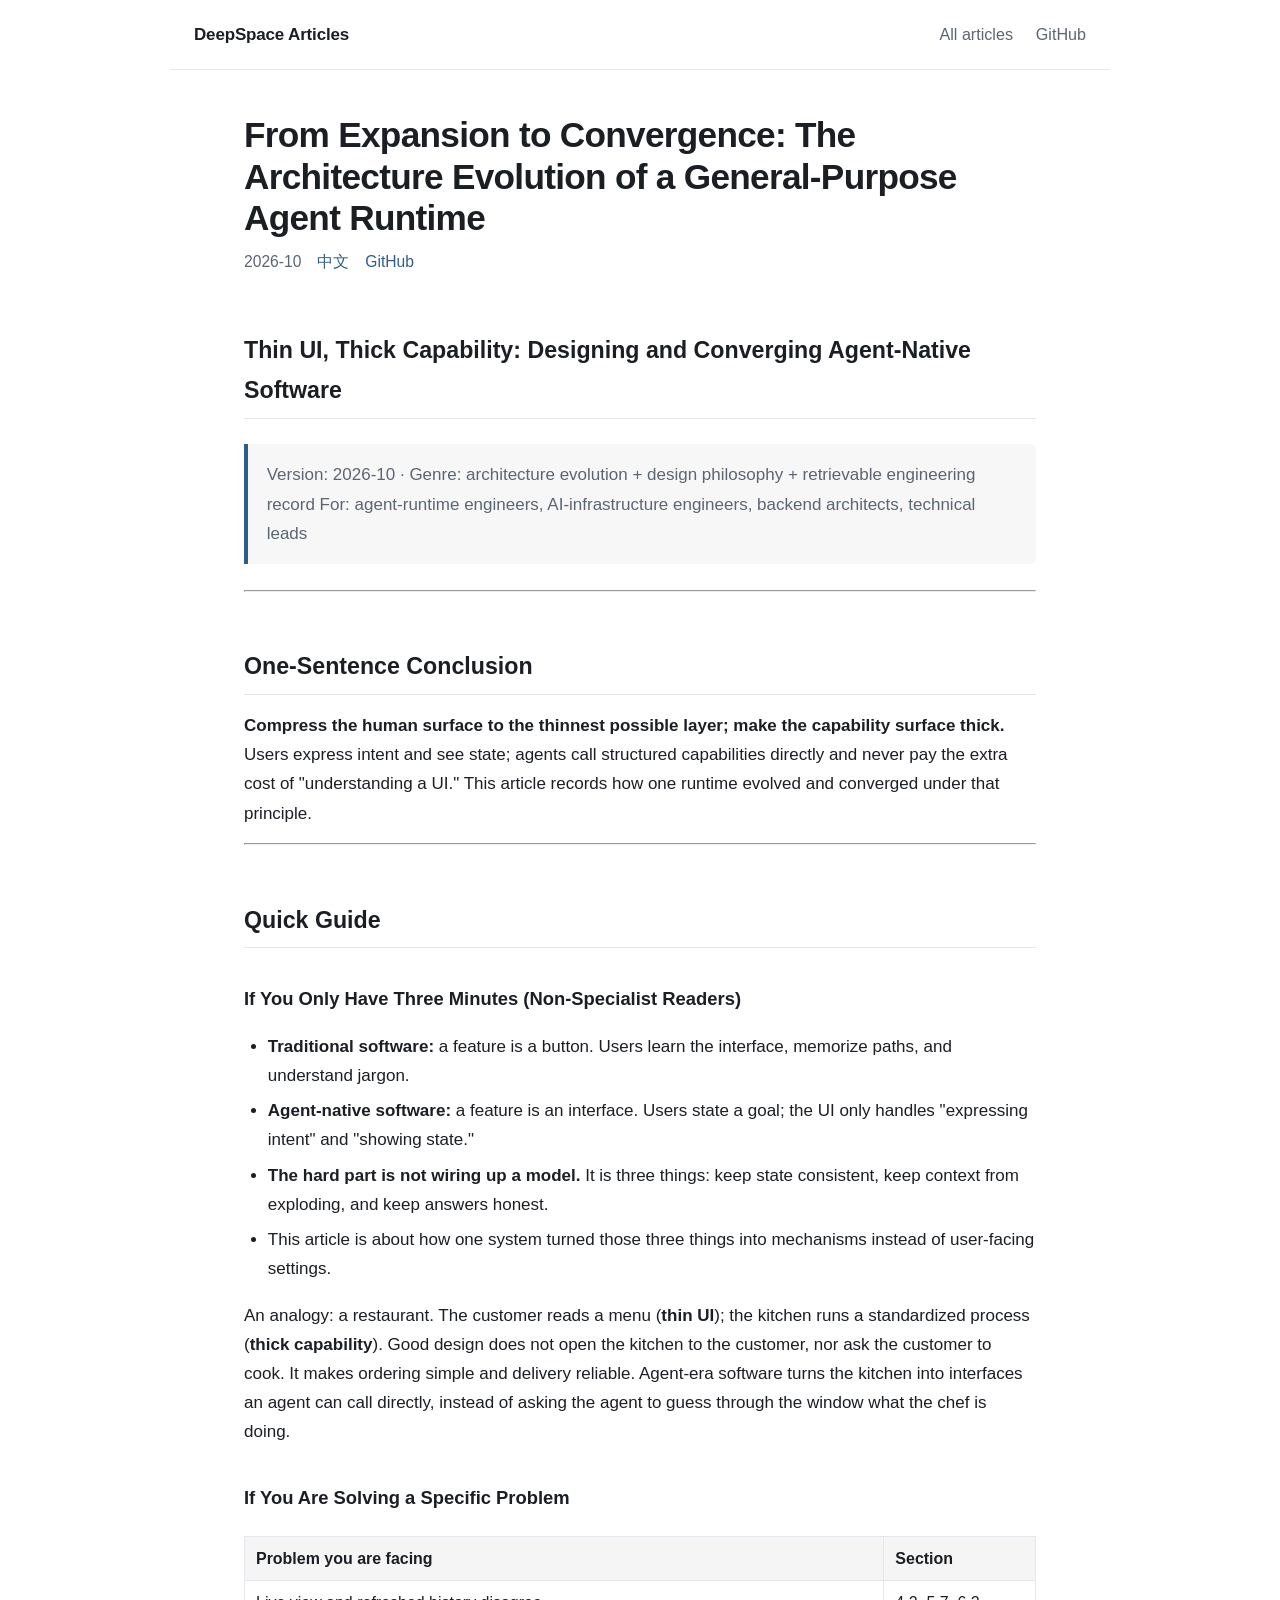
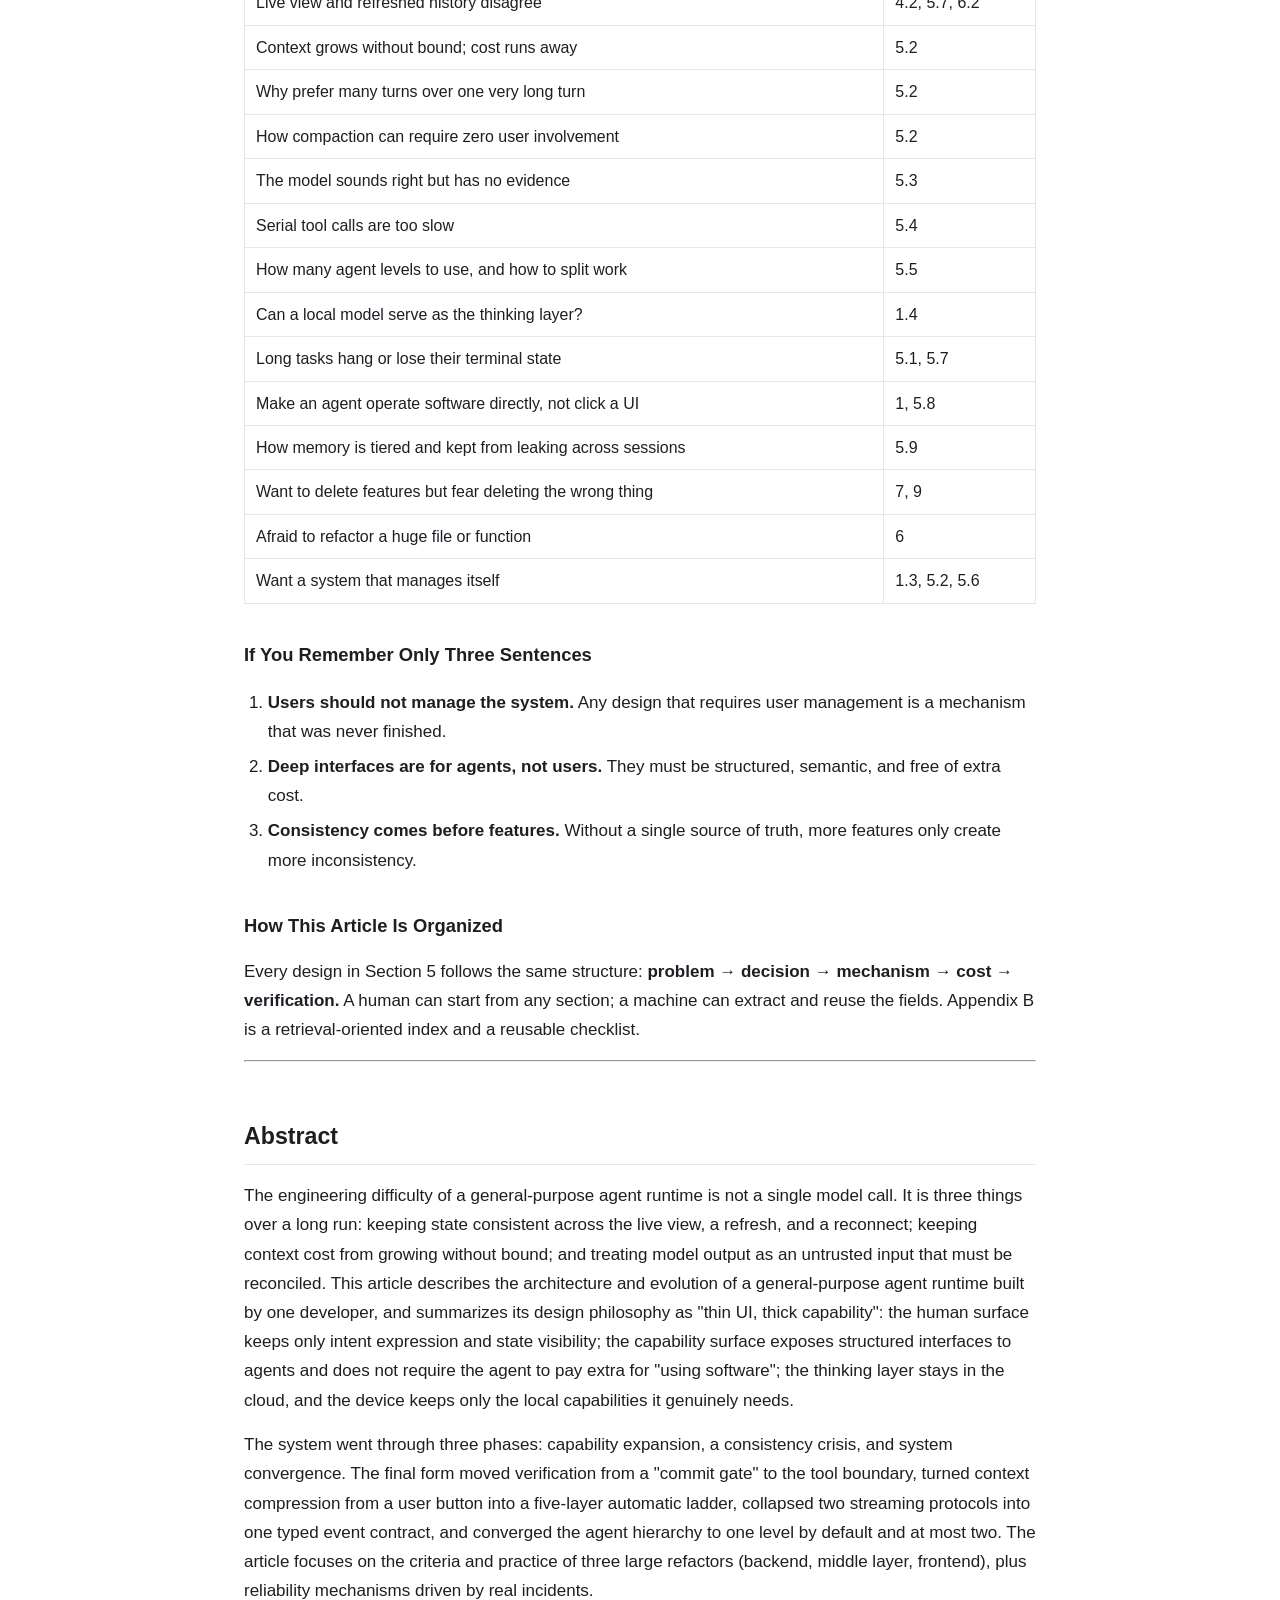
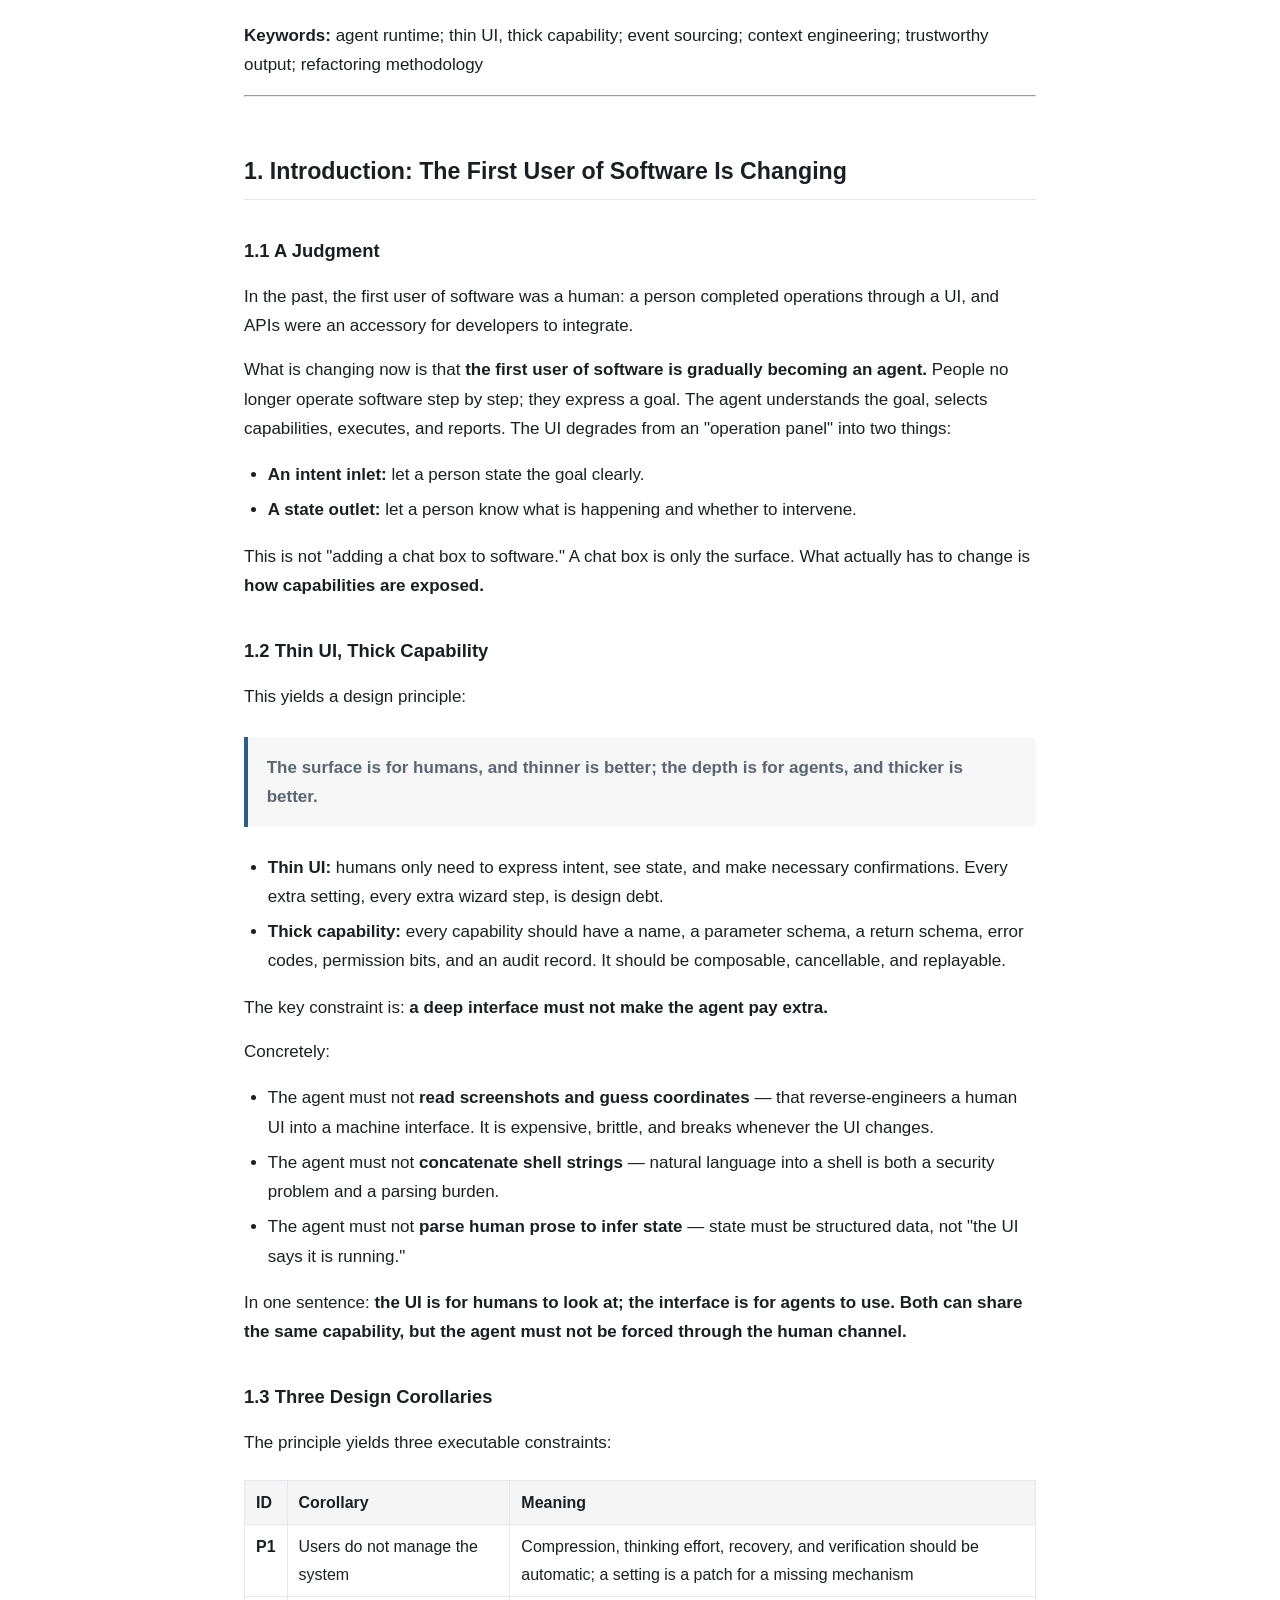
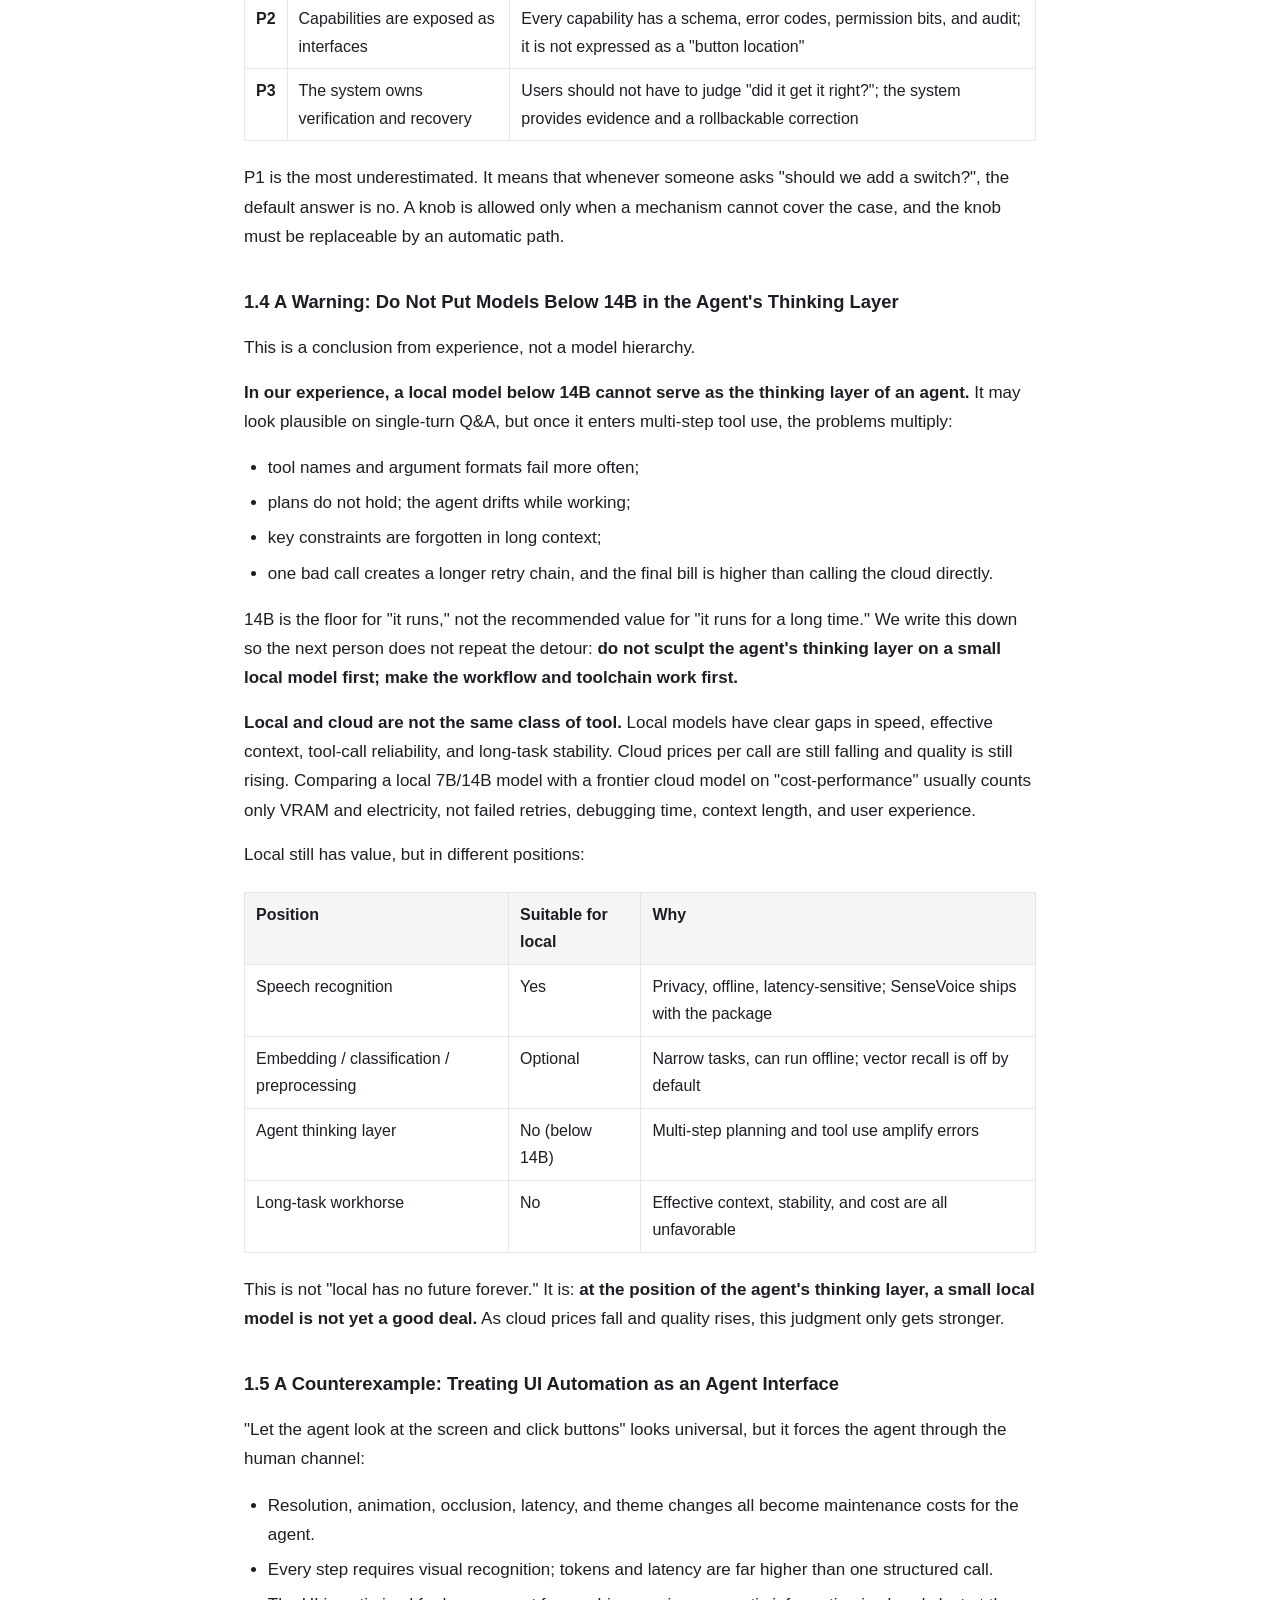
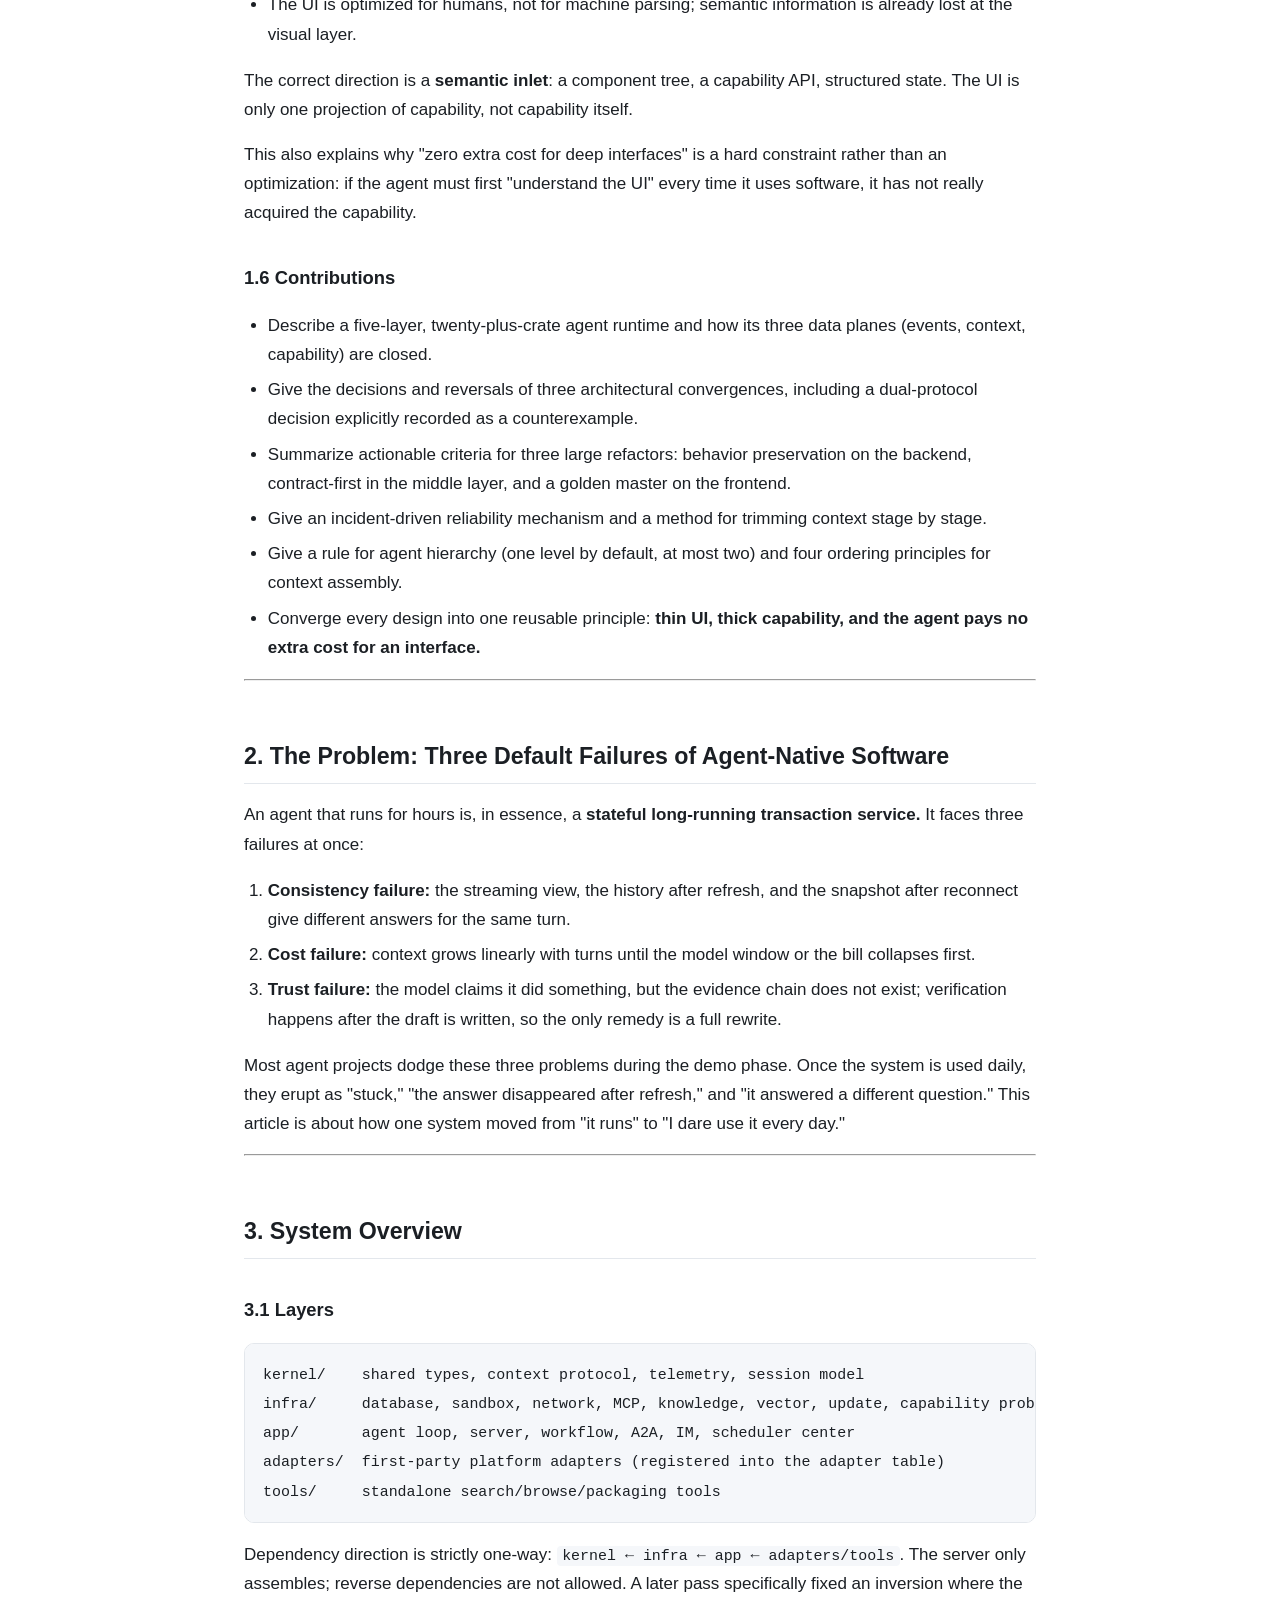
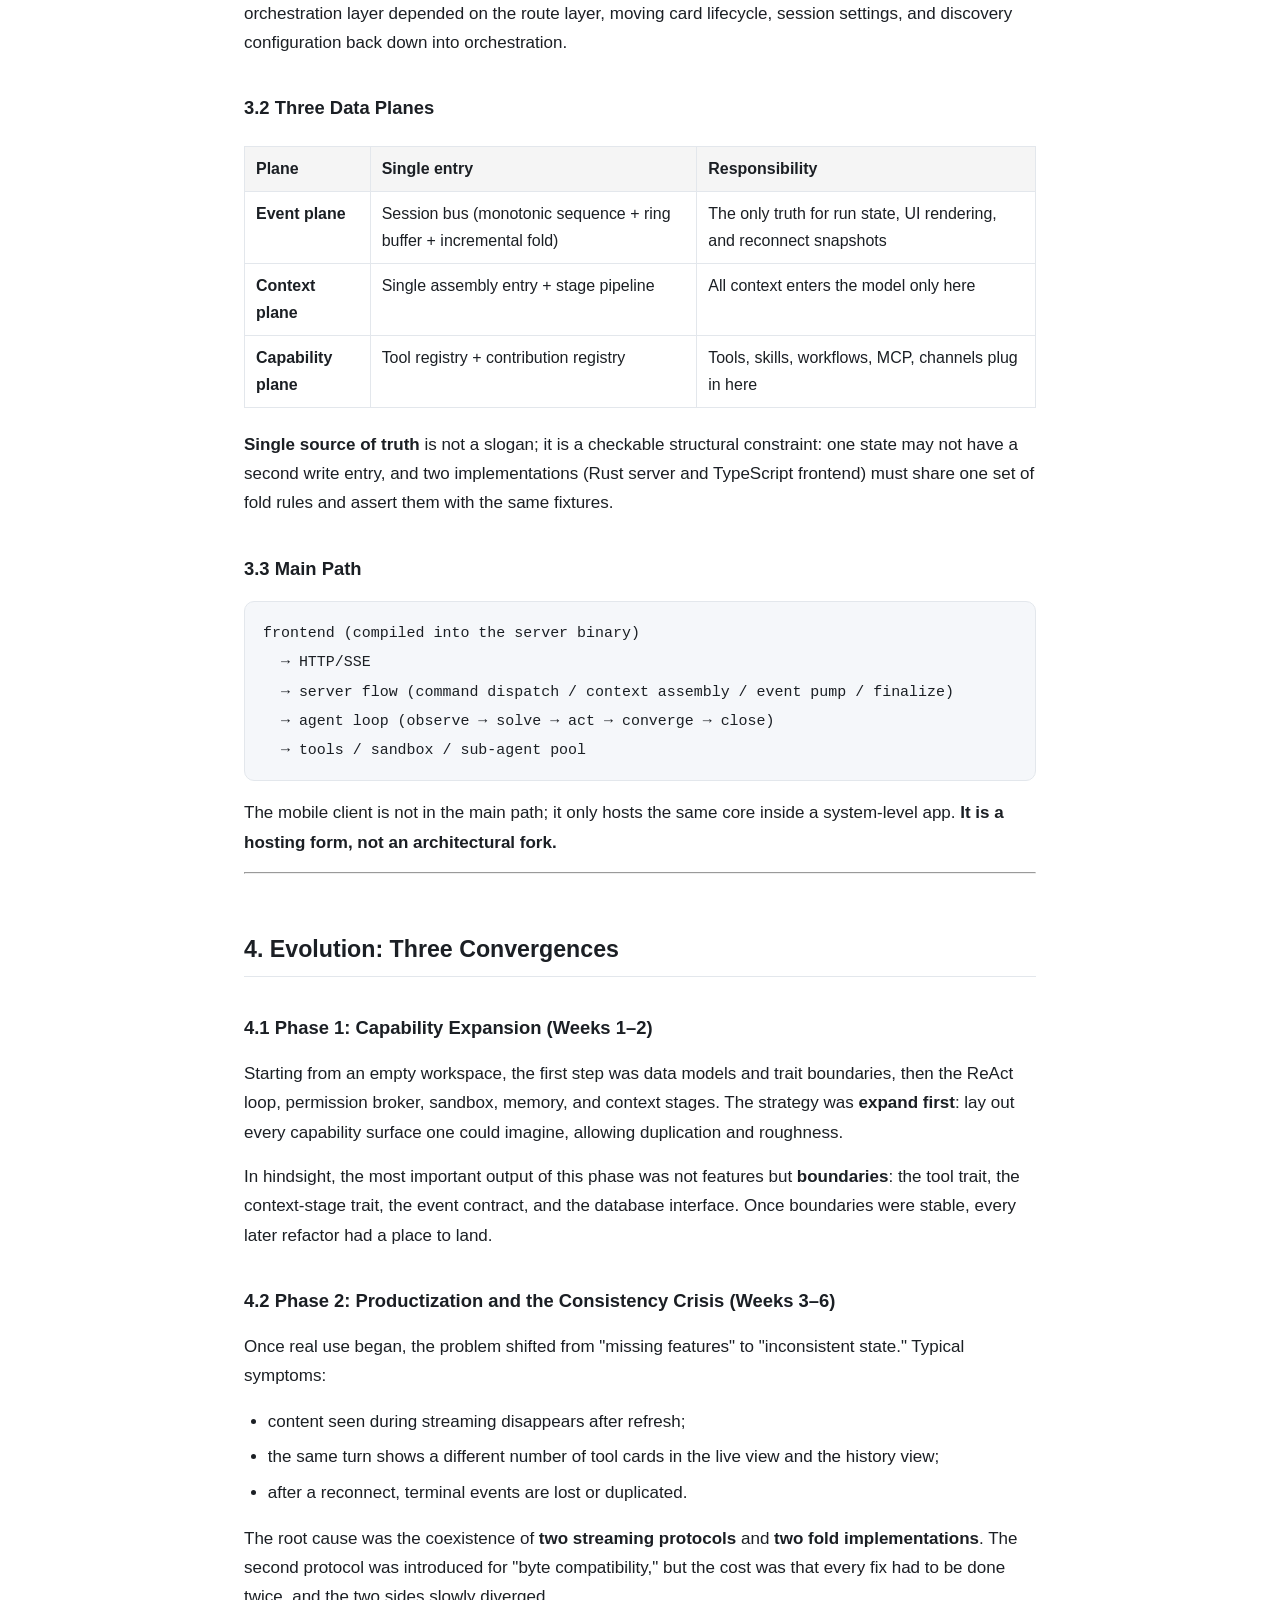
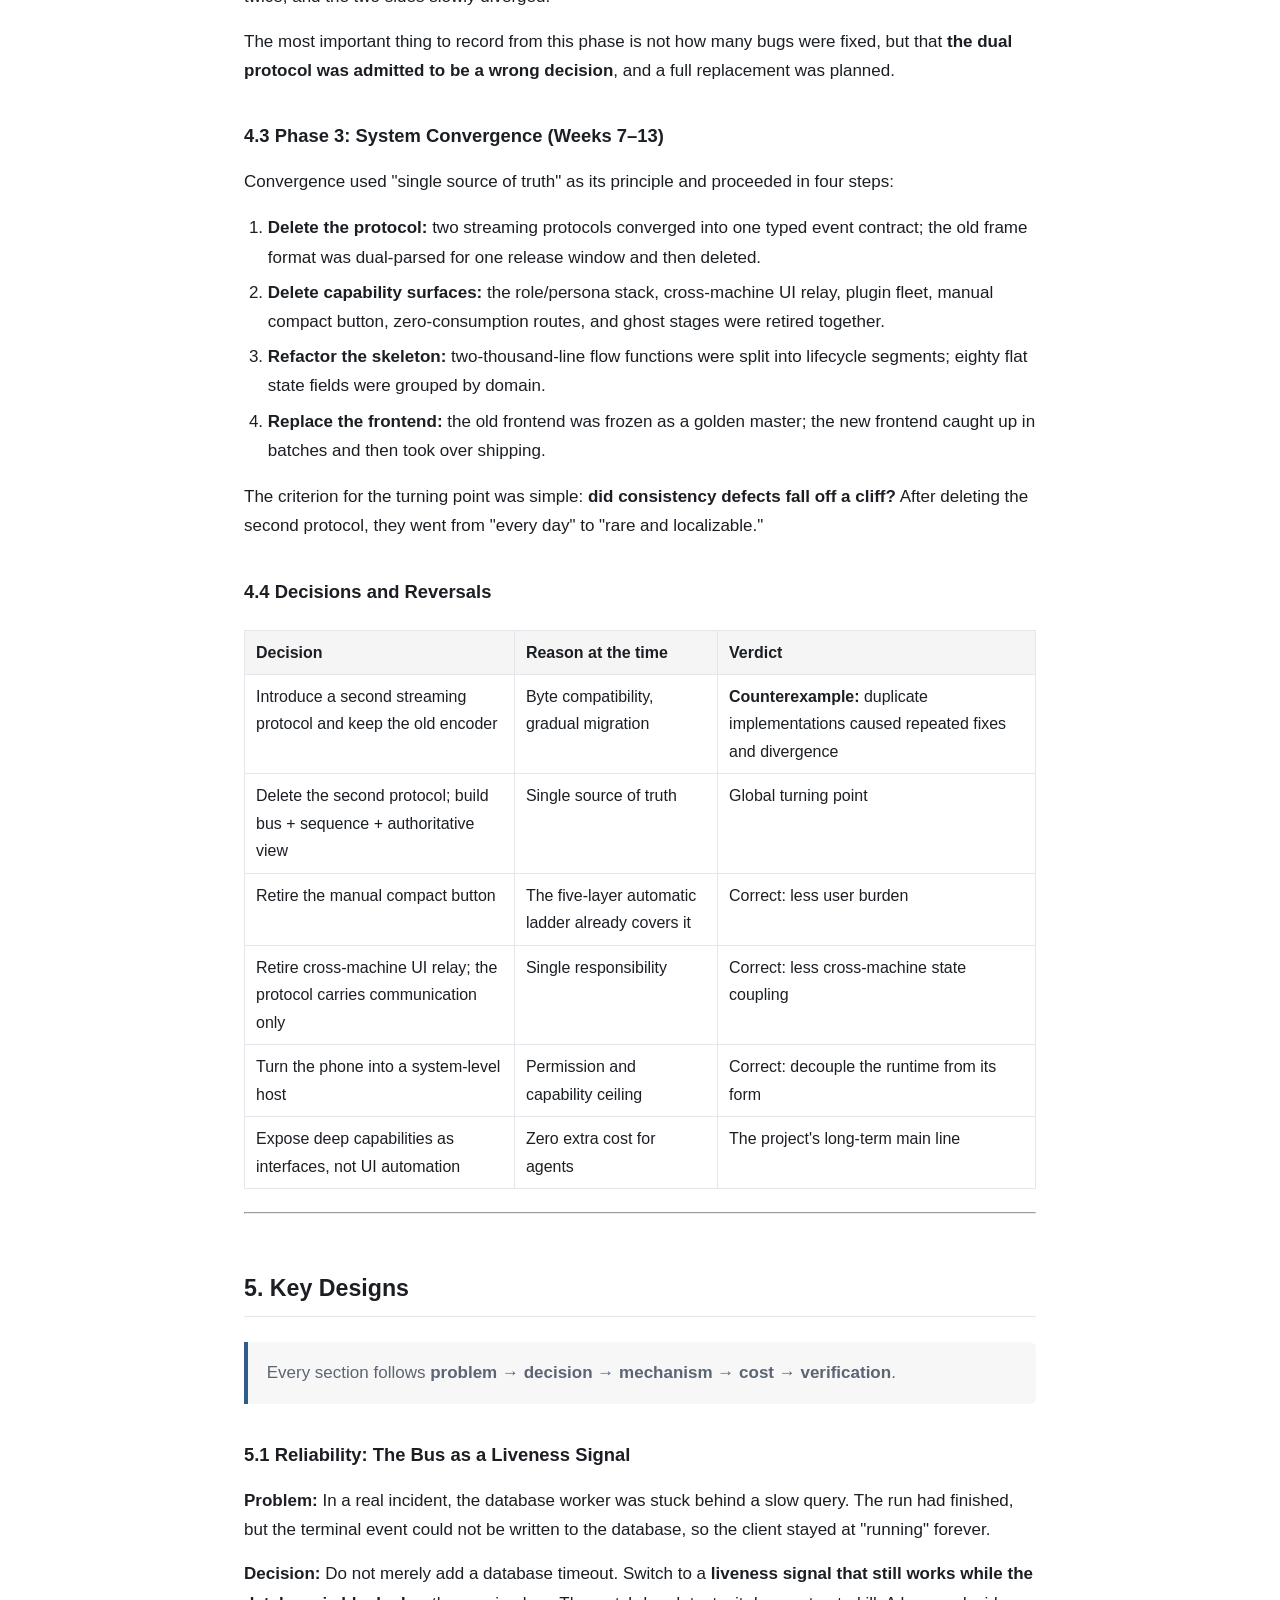
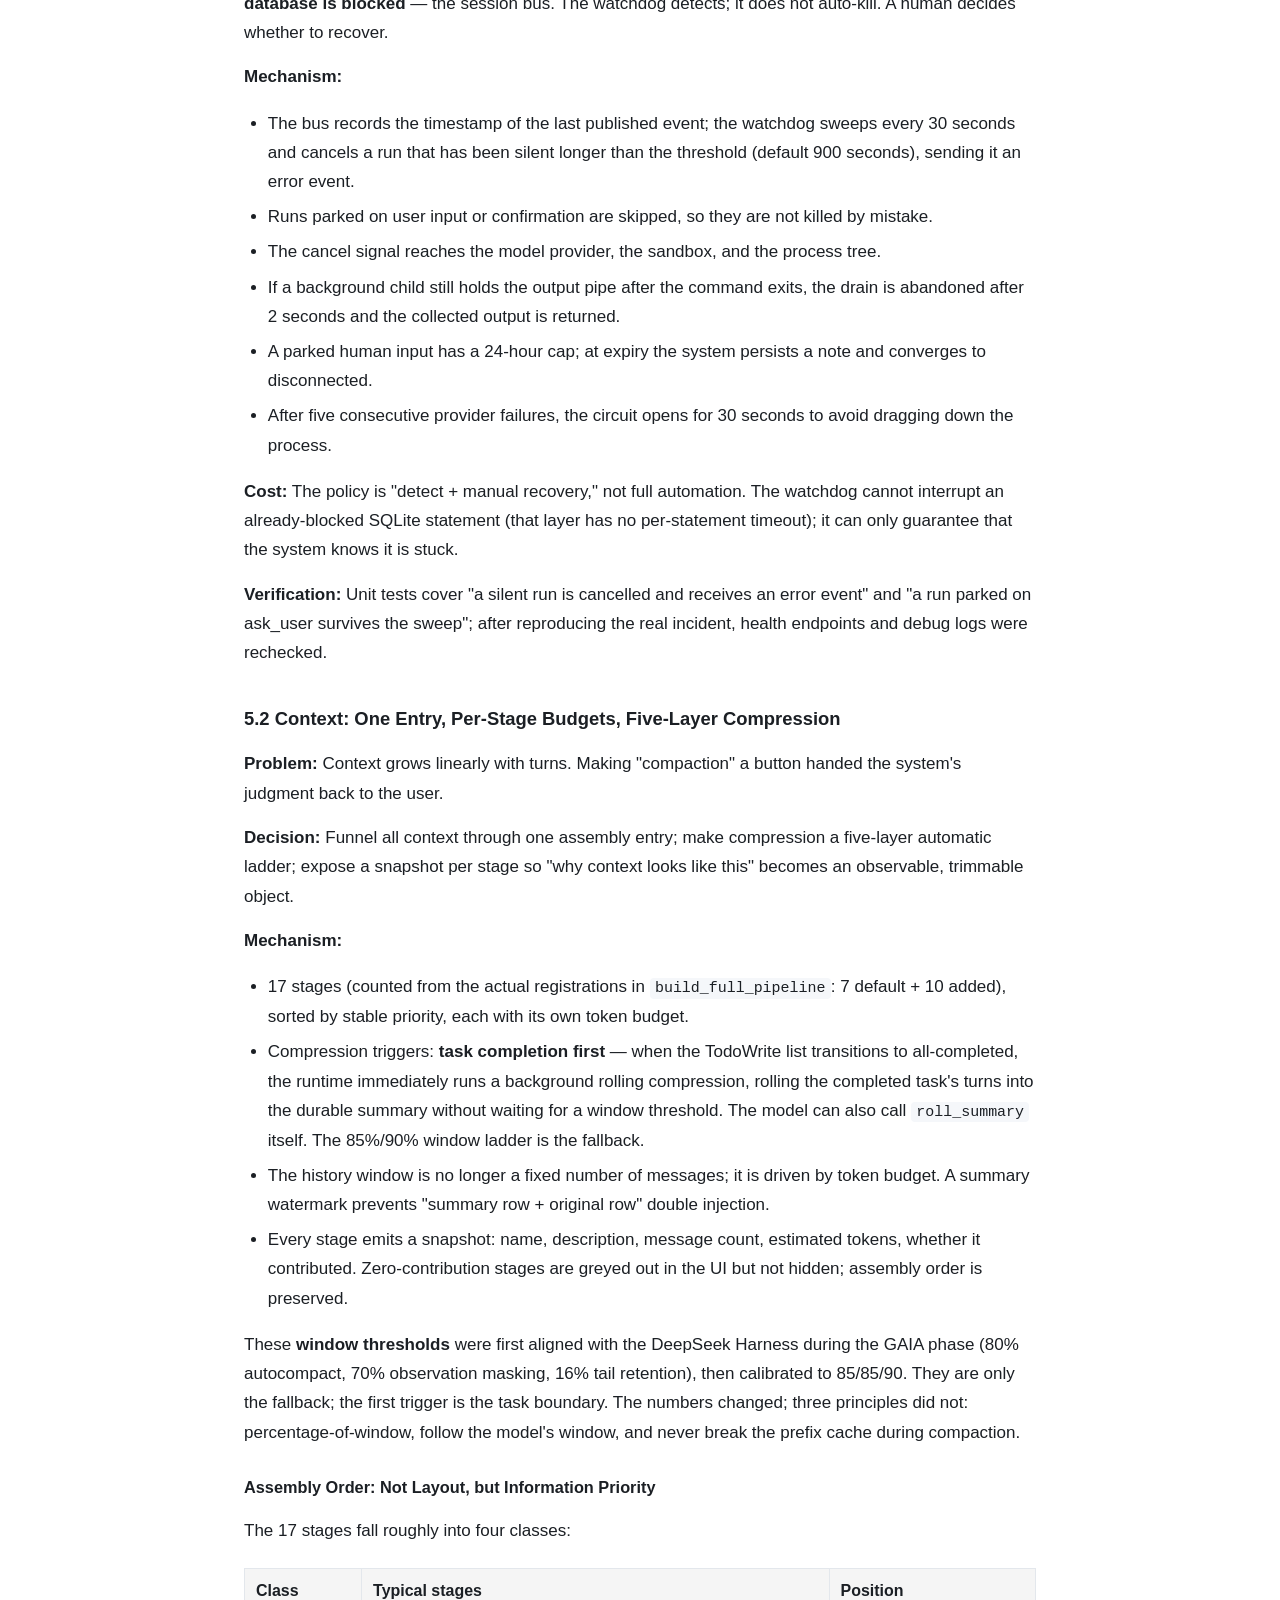
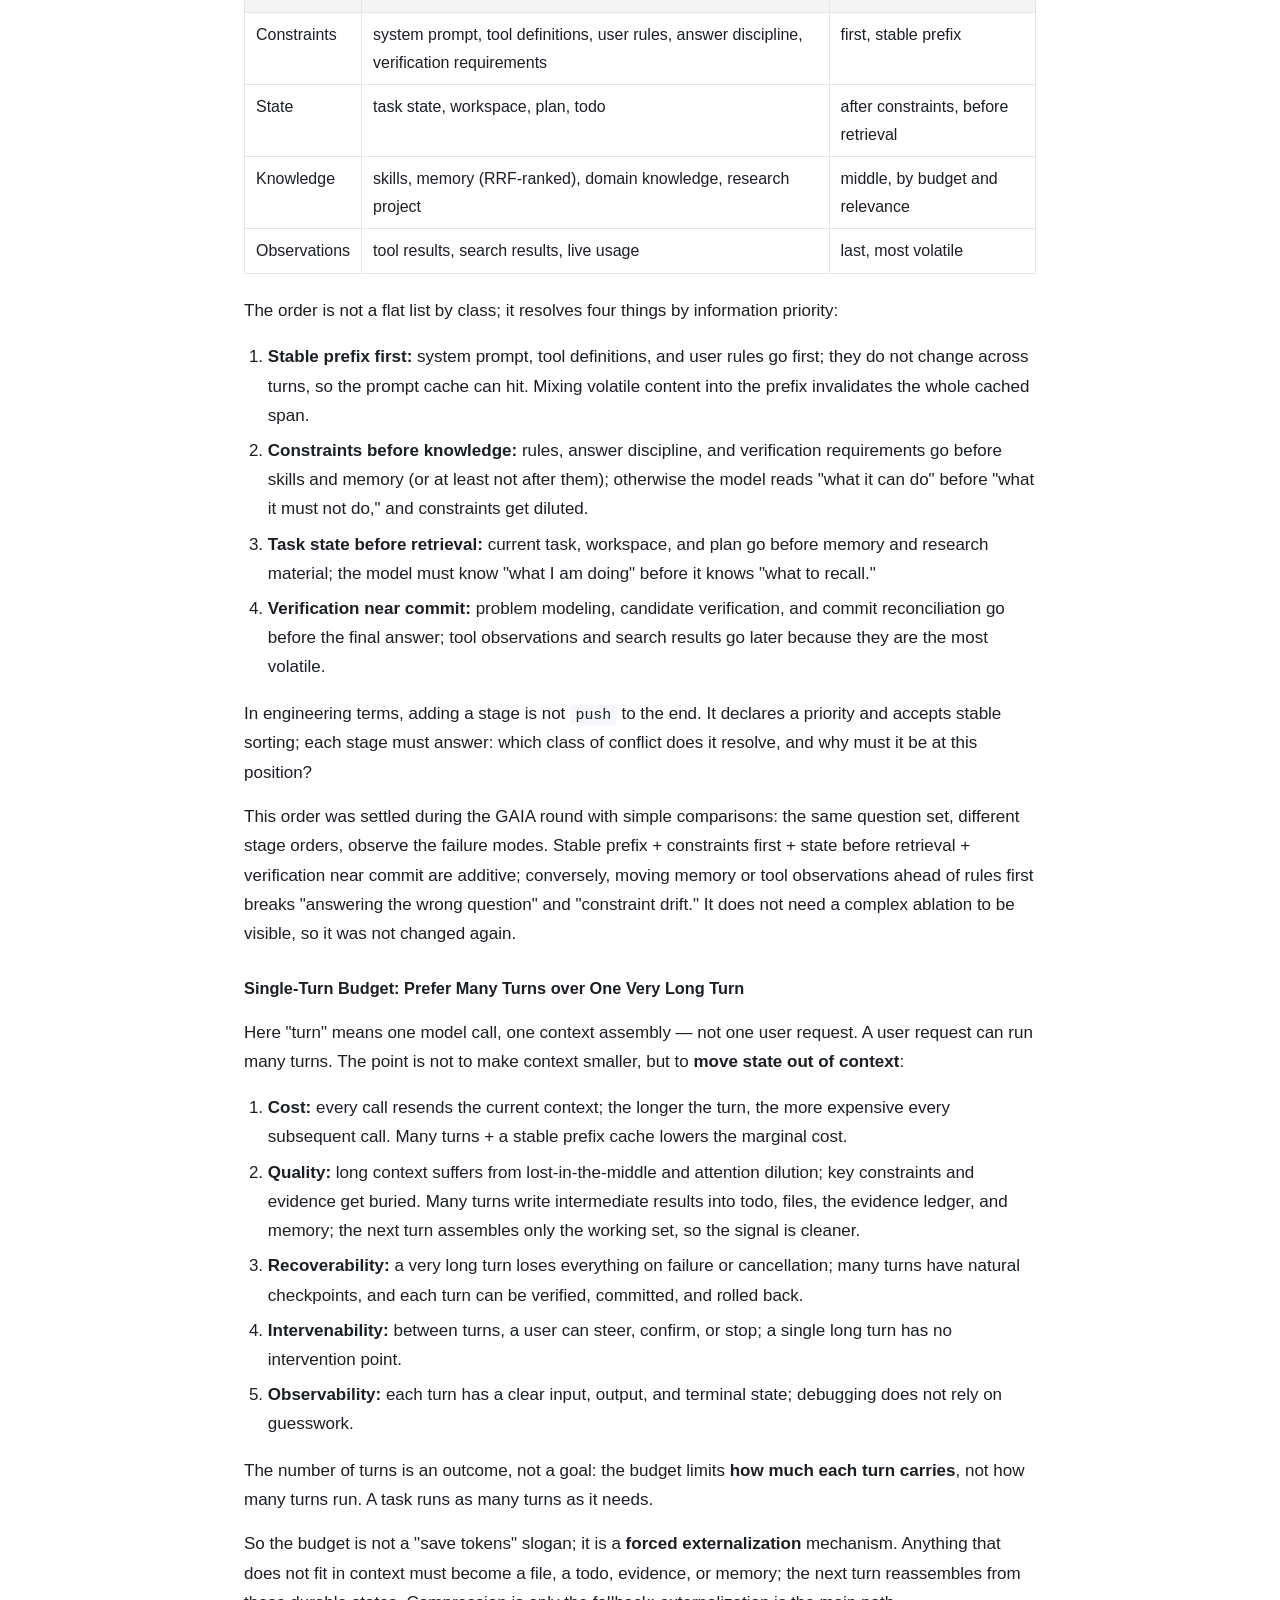
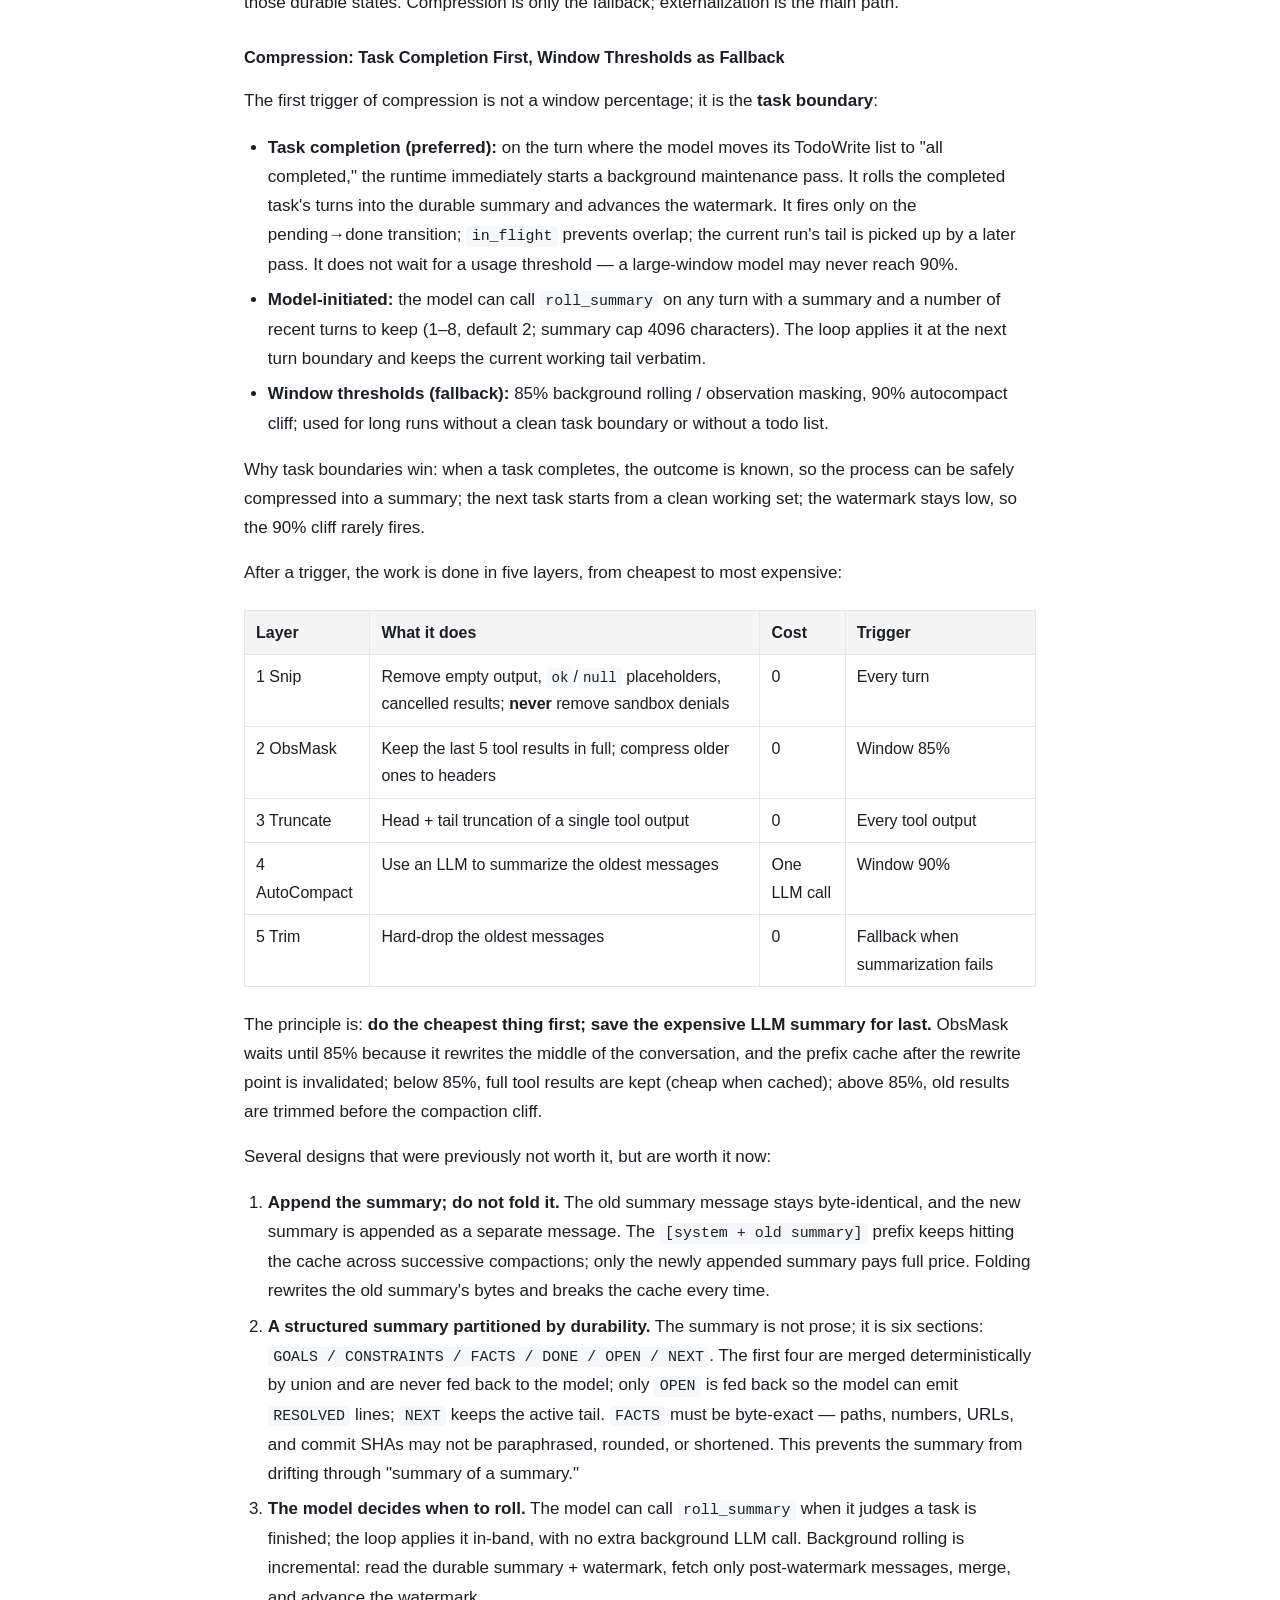
<file: en/from-expansion-to-convergence.html>
<!doctype html>
<html lang="en">
<head>
  <meta charset="utf-8">
  <meta name="viewport" content="width=device-width, initial-scale=1">
  <title>From Expansion to Convergence: The Architecture Evolution of a General-Purpose Agent Runtime — DeepSpace Articles</title>
  <meta name="description" content="How a general-purpose agent runtime evolved from capability expansion to system convergence: thin UI, thick capability; single source of truth; five-layer compression; evidence-based verification.">
  <link rel="stylesheet" href="../styles.css">
</head>
<body>
  <header class="site-header">
    <a class="brand" href="../index.html">DeepSpace Articles</a>
    <nav>
      <a href="../index.html">All articles</a>
      <a href="https://github.com/wwkkyy0325">GitHub</a>
    </nav>
  </header>
  <main class="article">
    <h1>From Expansion to Convergence: The Architecture Evolution of a General-Purpose Agent Runtime</h1>
    <div class="article-meta">
      <span>2026-10</span>
      <a href="../zh/from-expansion-to-convergence.html">中文</a>
      <a href="https://github.com/wwkkyy0325">GitHub</a>
    </div>
<h2 id="thin-ui-thick-capability-designing-and-converging-agent-native-software">Thin UI, Thick Capability: Designing and Converging Agent-Native Software</h2>
<blockquote>
<p>Version: 2026-10 · Genre: architecture evolution + design philosophy + retrievable engineering record
For: agent-runtime engineers, AI-infrastructure engineers, backend architects, technical leads</p>
</blockquote>
<hr>
<h2 id="one-sentence-conclusion">One-Sentence Conclusion</h2>
<p><strong>Compress the human surface to the thinnest possible layer; make the capability surface thick.</strong> Users express intent and see state; agents call structured capabilities directly and never pay the extra cost of "understanding a UI." This article records how one runtime evolved and converged under that principle.</p>
<hr>
<h2 id="quick-guide">Quick Guide</h2>
<h3 id="if-you-only-have-three-minutes-non-specialist-readers">If You Only Have Three Minutes (Non-Specialist Readers)</h3>
<ul>
<li><strong>Traditional software:</strong> a feature is a button. Users learn the interface, memorize paths, and understand jargon.</li>
<li><strong>Agent-native software:</strong> a feature is an interface. Users state a goal; the UI only handles "expressing intent" and "showing state."</li>
<li><strong>The hard part is not wiring up a model.</strong> It is three things: keep state consistent, keep context from exploding, and keep answers honest.</li>
<li>This article is about how one system turned those three things into mechanisms instead of user-facing settings.</li>
</ul>
<p>An analogy: a restaurant. The customer reads a menu (<strong>thin UI</strong>); the kitchen runs a standardized process (<strong>thick capability</strong>). Good design does not open the kitchen to the customer, nor ask the customer to cook. It makes ordering simple and delivery reliable. Agent-era software turns the kitchen into interfaces an agent can call directly, instead of asking the agent to guess through the window what the chef is doing.</p>
<h3 id="if-you-are-solving-a-specific-problem">If You Are Solving a Specific Problem</h3>
<table>
<thead>
<tr>
<th>Problem you are facing</th>
<th>Section</th>
</tr>
</thead>
<tbody>
<tr>
<td>Live view and refreshed history disagree</td>
<td>4.2, 5.7, 6.2</td>
</tr>
<tr>
<td>Context grows without bound; cost runs away</td>
<td>5.2</td>
</tr>
<tr>
<td>Why prefer many turns over one very long turn</td>
<td>5.2</td>
</tr>
<tr>
<td>How compaction can require zero user involvement</td>
<td>5.2</td>
</tr>
<tr>
<td>The model sounds right but has no evidence</td>
<td>5.3</td>
</tr>
<tr>
<td>Serial tool calls are too slow</td>
<td>5.4</td>
</tr>
<tr>
<td>How many agent levels to use, and how to split work</td>
<td>5.5</td>
</tr>
<tr>
<td>Can a local model serve as the thinking layer?</td>
<td>1.4</td>
</tr>
<tr>
<td>Long tasks hang or lose their terminal state</td>
<td>5.1, 5.7</td>
</tr>
<tr>
<td>Make an agent operate software directly, not click a UI</td>
<td>1, 5.8</td>
</tr>
<tr>
<td>How memory is tiered and kept from leaking across sessions</td>
<td>5.9</td>
</tr>
<tr>
<td>Want to delete features but fear deleting the wrong thing</td>
<td>7, 9</td>
</tr>
<tr>
<td>Afraid to refactor a huge file or function</td>
<td>6</td>
</tr>
<tr>
<td>Want a system that manages itself</td>
<td>1.3, 5.2, 5.6</td>
</tr>
</tbody>
</table>
<h3 id="if-you-remember-only-three-sentences">If You Remember Only Three Sentences</h3>
<ol>
<li><strong>Users should not manage the system.</strong> Any design that requires user management is a mechanism that was never finished.</li>
<li><strong>Deep interfaces are for agents, not users.</strong> They must be structured, semantic, and free of extra cost.</li>
<li><strong>Consistency comes before features.</strong> Without a single source of truth, more features only create more inconsistency.</li>
</ol>
<h3 id="how-this-article-is-organized">How This Article Is Organized</h3>
<p>Every design in Section 5 follows the same structure: <strong>problem → decision → mechanism → cost → verification.</strong> A human can start from any section; a machine can extract and reuse the fields. Appendix B is a retrieval-oriented index and a reusable checklist.</p>
<hr>
<h2 id="abstract">Abstract</h2>
<p>The engineering difficulty of a general-purpose agent runtime is not a single model call. It is three things over a long run: keeping state consistent across the live view, a refresh, and a reconnect; keeping context cost from growing without bound; and treating model output as an untrusted input that must be reconciled. This article describes the architecture and evolution of a general-purpose agent runtime built by one developer, and summarizes its design philosophy as "thin UI, thick capability": the human surface keeps only intent expression and state visibility; the capability surface exposes structured interfaces to agents and does not require the agent to pay extra for "using software"; the thinking layer stays in the cloud, and the device keeps only the local capabilities it genuinely needs.</p>
<p>The system went through three phases: capability expansion, a consistency crisis, and system convergence. The final form moved verification from a "commit gate" to the tool boundary, turned context compression from a user button into a five-layer automatic ladder, collapsed two streaming protocols into one typed event contract, and converged the agent hierarchy to one level by default and at most two. The article focuses on the criteria and practice of three large refactors (backend, middle layer, frontend), plus reliability mechanisms driven by real incidents.</p>
<p><strong>Keywords:</strong> agent runtime; thin UI, thick capability; event sourcing; context engineering; trustworthy output; refactoring methodology</p>
<hr>
<h2 id="1-introduction-the-first-user-of-software-is-changing">1. Introduction: The First User of Software Is Changing</h2>
<h3 id="11-a-judgment">1.1 A Judgment</h3>
<p>In the past, the first user of software was a human: a person completed operations through a UI, and APIs were an accessory for developers to integrate.</p>
<p>What is changing now is that <strong>the first user of software is gradually becoming an agent.</strong> People no longer operate software step by step; they express a goal. The agent understands the goal, selects capabilities, executes, and reports. The UI degrades from an "operation panel" into two things:</p>
<ul>
<li><strong>An intent inlet:</strong> let a person state the goal clearly.</li>
<li><strong>A state outlet:</strong> let a person know what is happening and whether to intervene.</li>
</ul>
<p>This is not "adding a chat box to software." A chat box is only the surface. What actually has to change is <strong>how capabilities are exposed.</strong></p>
<h3 id="12-thin-ui-thick-capability">1.2 Thin UI, Thick Capability</h3>
<p>This yields a design principle:</p>
<blockquote>
<p><strong>The surface is for humans, and thinner is better; the depth is for agents, and thicker is better.</strong></p>
</blockquote>
<ul>
<li><strong>Thin UI:</strong> humans only need to express intent, see state, and make necessary confirmations. Every extra setting, every extra wizard step, is design debt.</li>
<li><strong>Thick capability:</strong> every capability should have a name, a parameter schema, a return schema, error codes, permission bits, and an audit record. It should be composable, cancellable, and replayable.</li>
</ul>
<p>The key constraint is: <strong>a deep interface must not make the agent pay extra.</strong></p>
<p>Concretely:</p>
<ul>
<li>The agent must not <strong>read screenshots and guess coordinates</strong> — that reverse-engineers a human UI into a machine interface. It is expensive, brittle, and breaks whenever the UI changes.</li>
<li>The agent must not <strong>concatenate shell strings</strong> — natural language into a shell is both a security problem and a parsing burden.</li>
<li>The agent must not <strong>parse human prose to infer state</strong> — state must be structured data, not "the UI says it is running."</li>
</ul>
<p>In one sentence: <strong>the UI is for humans to look at; the interface is for agents to use. Both can share the same capability, but the agent must not be forced through the human channel.</strong></p>
<h3 id="13-three-design-corollaries">1.3 Three Design Corollaries</h3>
<p>The principle yields three executable constraints:</p>
<table>
<thead>
<tr>
<th>ID</th>
<th>Corollary</th>
<th>Meaning</th>
</tr>
</thead>
<tbody>
<tr>
<td><strong>P1</strong></td>
<td>Users do not manage the system</td>
<td>Compression, thinking effort, recovery, and verification should be automatic; a setting is a patch for a missing mechanism</td>
</tr>
<tr>
<td><strong>P2</strong></td>
<td>Capabilities are exposed as interfaces</td>
<td>Every capability has a schema, error codes, permission bits, and audit; it is not expressed as a "button location"</td>
</tr>
<tr>
<td><strong>P3</strong></td>
<td>The system owns verification and recovery</td>
<td>Users should not have to judge "did it get it right?"; the system provides evidence and a rollbackable correction</td>
</tr>
</tbody>
</table>
<p>P1 is the most underestimated. It means that whenever someone asks "should we add a switch?", the default answer is no. A knob is allowed only when a mechanism cannot cover the case, and the knob must be replaceable by an automatic path.</p>
<h3 id="14-a-warning-do-not-put-models-below-14b-in-the-agents-thinking-layer">1.4 A Warning: Do Not Put Models Below 14B in the Agent's Thinking Layer</h3>
<p>This is a conclusion from experience, not a model hierarchy.</p>
<p><strong>In our experience, a local model below 14B cannot serve as the thinking layer of an agent.</strong> It may look plausible on single-turn Q&amp;A, but once it enters multi-step tool use, the problems multiply:</p>
<ul>
<li>tool names and argument formats fail more often;</li>
<li>plans do not hold; the agent drifts while working;</li>
<li>key constraints are forgotten in long context;</li>
<li>one bad call creates a longer retry chain, and the final bill is higher than calling the cloud directly.</li>
</ul>
<p>14B is the floor for "it runs," not the recommended value for "it runs for a long time." We write this down so the next person does not repeat the detour: <strong>do not sculpt the agent's thinking layer on a small local model first; make the workflow and toolchain work first.</strong></p>
<p><strong>Local and cloud are not the same class of tool.</strong> Local models have clear gaps in speed, effective context, tool-call reliability, and long-task stability. Cloud prices per call are still falling and quality is still rising. Comparing a local 7B/14B model with a frontier cloud model on "cost-performance" usually counts only VRAM and electricity, not failed retries, debugging time, context length, and user experience.</p>
<p>Local still has value, but in different positions:</p>
<table>
<thead>
<tr>
<th>Position</th>
<th>Suitable for local</th>
<th>Why</th>
</tr>
</thead>
<tbody>
<tr>
<td>Speech recognition</td>
<td>Yes</td>
<td>Privacy, offline, latency-sensitive; SenseVoice ships with the package</td>
</tr>
<tr>
<td>Embedding / classification / preprocessing</td>
<td>Optional</td>
<td>Narrow tasks, can run offline; vector recall is off by default</td>
</tr>
<tr>
<td>Agent thinking layer</td>
<td>No (below 14B)</td>
<td>Multi-step planning and tool use amplify errors</td>
</tr>
<tr>
<td>Long-task workhorse</td>
<td>No</td>
<td>Effective context, stability, and cost are all unfavorable</td>
</tr>
</tbody>
</table>
<p>This is not "local has no future forever." It is: <strong>at the position of the agent's thinking layer, a small local model is not yet a good deal.</strong> As cloud prices fall and quality rises, this judgment only gets stronger.</p>
<h3 id="15-a-counterexample-treating-ui-automation-as-an-agent-interface">1.5 A Counterexample: Treating UI Automation as an Agent Interface</h3>
<p>"Let the agent look at the screen and click buttons" looks universal, but it forces the agent through the human channel:</p>
<ul>
<li>Resolution, animation, occlusion, latency, and theme changes all become maintenance costs for the agent.</li>
<li>Every step requires visual recognition; tokens and latency are far higher than one structured call.</li>
<li>The UI is optimized for humans, not for machine parsing; semantic information is already lost at the visual layer.</li>
</ul>
<p>The correct direction is a <strong>semantic inlet</strong>: a component tree, a capability API, structured state. The UI is only one projection of capability, not capability itself.</p>
<p>This also explains why "zero extra cost for deep interfaces" is a hard constraint rather than an optimization: if the agent must first "understand the UI" every time it uses software, it has not really acquired the capability.</p>
<h3 id="16-contributions">1.6 Contributions</h3>
<ul>
<li>Describe a five-layer, twenty-plus-crate agent runtime and how its three data planes (events, context, capability) are closed.</li>
<li>Give the decisions and reversals of three architectural convergences, including a dual-protocol decision explicitly recorded as a counterexample.</li>
<li>Summarize actionable criteria for three large refactors: behavior preservation on the backend, contract-first in the middle layer, and a golden master on the frontend.</li>
<li>Give an incident-driven reliability mechanism and a method for trimming context stage by stage.</li>
<li>Give a rule for agent hierarchy (one level by default, at most two) and four ordering principles for context assembly.</li>
<li>Converge every design into one reusable principle: <strong>thin UI, thick capability, and the agent pays no extra cost for an interface.</strong></li>
</ul>
<hr>
<h2 id="2-the-problem-three-default-failures-of-agent-native-software">2. The Problem: Three Default Failures of Agent-Native Software</h2>
<p>An agent that runs for hours is, in essence, a <strong>stateful long-running transaction service.</strong> It faces three failures at once:</p>
<ol>
<li><strong>Consistency failure:</strong> the streaming view, the history after refresh, and the snapshot after reconnect give different answers for the same turn.</li>
<li><strong>Cost failure:</strong> context grows linearly with turns until the model window or the bill collapses first.</li>
<li><strong>Trust failure:</strong> the model claims it did something, but the evidence chain does not exist; verification happens after the draft is written, so the only remedy is a full rewrite.</li>
</ol>
<p>Most agent projects dodge these three problems during the demo phase. Once the system is used daily, they erupt as "stuck," "the answer disappeared after refresh," and "it answered a different question." This article is about how one system moved from "it runs" to "I dare use it every day."</p>
<hr>
<h2 id="3-system-overview">3. System Overview</h2>
<h3 id="31-layers">3.1 Layers</h3>
<pre><code>kernel/    shared types, context protocol, telemetry, session model
infra/     database, sandbox, network, MCP, knowledge, vector, update, capability probe
app/       agent loop, server, workflow, A2A, IM, scheduler center
adapters/  first-party platform adapters (registered into the adapter table)
tools/     standalone search/browse/packaging tools
</code></pre>
<p>Dependency direction is strictly one-way: <code>kernel ← infra ← app ← adapters/tools</code>. The server only assembles; reverse dependencies are not allowed. A later pass specifically fixed an inversion where the orchestration layer depended on the route layer, moving card lifecycle, session settings, and discovery configuration back down into orchestration.</p>
<h3 id="32-three-data-planes">3.2 Three Data Planes</h3>
<table>
<thead>
<tr>
<th>Plane</th>
<th>Single entry</th>
<th>Responsibility</th>
</tr>
</thead>
<tbody>
<tr>
<td><strong>Event plane</strong></td>
<td>Session bus (monotonic sequence + ring buffer + incremental fold)</td>
<td>The only truth for run state, UI rendering, and reconnect snapshots</td>
</tr>
<tr>
<td><strong>Context plane</strong></td>
<td>Single assembly entry + stage pipeline</td>
<td>All context enters the model only here</td>
</tr>
<tr>
<td><strong>Capability plane</strong></td>
<td>Tool registry + contribution registry</td>
<td>Tools, skills, workflows, MCP, channels plug in here</td>
</tr>
</tbody>
</table>
<p><strong>Single source of truth</strong> is not a slogan; it is a checkable structural constraint: one state may not have a second write entry, and two implementations (Rust server and TypeScript frontend) must share one set of fold rules and assert them with the same fixtures.</p>
<h3 id="33-main-path">3.3 Main Path</h3>
<pre><code>frontend (compiled into the server binary)
  → HTTP/SSE
  → server flow (command dispatch / context assembly / event pump / finalize)
  → agent loop (observe → solve → act → converge → close)
  → tools / sandbox / sub-agent pool
</code></pre>
<p>The mobile client is not in the main path; it only hosts the same core inside a system-level app. <strong>It is a hosting form, not an architectural fork.</strong></p>
<hr>
<h2 id="4-evolution-three-convergences">4. Evolution: Three Convergences</h2>
<h3 id="41-phase-1-capability-expansion-weeks-12">4.1 Phase 1: Capability Expansion (Weeks 1–2)</h3>
<p>Starting from an empty workspace, the first step was data models and trait boundaries, then the ReAct loop, permission broker, sandbox, memory, and context stages. The strategy was <strong>expand first</strong>: lay out every capability surface one could imagine, allowing duplication and roughness.</p>
<p>In hindsight, the most important output of this phase was not features but <strong>boundaries</strong>: the tool trait, the context-stage trait, the event contract, and the database interface. Once boundaries were stable, every later refactor had a place to land.</p>
<h3 id="42-phase-2-productization-and-the-consistency-crisis-weeks-36">4.2 Phase 2: Productization and the Consistency Crisis (Weeks 3–6)</h3>
<p>Once real use began, the problem shifted from "missing features" to "inconsistent state." Typical symptoms:</p>
<ul>
<li>content seen during streaming disappears after refresh;</li>
<li>the same turn shows a different number of tool cards in the live view and the history view;</li>
<li>after a reconnect, terminal events are lost or duplicated.</li>
</ul>
<p>The root cause was the coexistence of <strong>two streaming protocols</strong> and <strong>two fold implementations</strong>. The second protocol was introduced for "byte compatibility," but the cost was that every fix had to be done twice, and the two sides slowly diverged.</p>
<p>The most important thing to record from this phase is not how many bugs were fixed, but that <strong>the dual protocol was admitted to be a wrong decision</strong>, and a full replacement was planned.</p>
<h3 id="43-phase-3-system-convergence-weeks-713">4.3 Phase 3: System Convergence (Weeks 7–13)</h3>
<p>Convergence used "single source of truth" as its principle and proceeded in four steps:</p>
<ol>
<li><strong>Delete the protocol:</strong> two streaming protocols converged into one typed event contract; the old frame format was dual-parsed for one release window and then deleted.</li>
<li><strong>Delete capability surfaces:</strong> the role/persona stack, cross-machine UI relay, plugin fleet, manual compact button, zero-consumption routes, and ghost stages were retired together.</li>
<li><strong>Refactor the skeleton:</strong> two-thousand-line flow functions were split into lifecycle segments; eighty flat state fields were grouped by domain.</li>
<li><strong>Replace the frontend:</strong> the old frontend was frozen as a golden master; the new frontend caught up in batches and then took over shipping.</li>
</ol>
<p>The criterion for the turning point was simple: <strong>did consistency defects fall off a cliff?</strong> After deleting the second protocol, they went from "every day" to "rare and localizable."</p>
<h3 id="44-decisions-and-reversals">4.4 Decisions and Reversals</h3>
<table>
<thead>
<tr>
<th>Decision</th>
<th>Reason at the time</th>
<th>Verdict</th>
</tr>
</thead>
<tbody>
<tr>
<td>Introduce a second streaming protocol and keep the old encoder</td>
<td>Byte compatibility, gradual migration</td>
<td><strong>Counterexample:</strong> duplicate implementations caused repeated fixes and divergence</td>
</tr>
<tr>
<td>Delete the second protocol; build bus + sequence + authoritative view</td>
<td>Single source of truth</td>
<td>Global turning point</td>
</tr>
<tr>
<td>Retire the manual compact button</td>
<td>The five-layer automatic ladder already covers it</td>
<td>Correct: less user burden</td>
</tr>
<tr>
<td>Retire cross-machine UI relay; the protocol carries communication only</td>
<td>Single responsibility</td>
<td>Correct: less cross-machine state coupling</td>
</tr>
<tr>
<td>Turn the phone into a system-level host</td>
<td>Permission and capability ceiling</td>
<td>Correct: decouple the runtime from its form</td>
</tr>
<tr>
<td>Expose deep capabilities as interfaces, not UI automation</td>
<td>Zero extra cost for agents</td>
<td>The project's long-term main line</td>
</tr>
</tbody>
</table>
<hr>
<h2 id="5-key-designs">5. Key Designs</h2>
<blockquote>
<p>Every section follows <strong>problem → decision → mechanism → cost → verification</strong>.</p>
</blockquote>
<h3 id="51-reliability-the-bus-as-a-liveness-signal">5.1 Reliability: The Bus as a Liveness Signal</h3>
<p><strong>Problem:</strong> In a real incident, the database worker was stuck behind a slow query. The run had finished, but the terminal event could not be written to the database, so the client stayed at "running" forever.</p>
<p><strong>Decision:</strong> Do not merely add a database timeout. Switch to a <strong>liveness signal that still works while the database is blocked</strong> — the session bus. The watchdog detects; it does not auto-kill. A human decides whether to recover.</p>
<p><strong>Mechanism:</strong></p>
<ul>
<li>The bus records the timestamp of the last published event; the watchdog sweeps every 30 seconds and cancels a run that has been silent longer than the threshold (default 900 seconds), sending it an error event.</li>
<li>Runs parked on user input or confirmation are skipped, so they are not killed by mistake.</li>
<li>The cancel signal reaches the model provider, the sandbox, and the process tree.</li>
<li>If a background child still holds the output pipe after the command exits, the drain is abandoned after 2 seconds and the collected output is returned.</li>
<li>A parked human input has a 24-hour cap; at expiry the system persists a note and converges to disconnected.</li>
<li>After five consecutive provider failures, the circuit opens for 30 seconds to avoid dragging down the process.</li>
</ul>
<p><strong>Cost:</strong> The policy is "detect + manual recovery," not full automation. The watchdog cannot interrupt an already-blocked SQLite statement (that layer has no per-statement timeout); it can only guarantee that the system knows it is stuck.</p>
<p><strong>Verification:</strong> Unit tests cover "a silent run is cancelled and receives an error event" and "a run parked on ask_user survives the sweep"; after reproducing the real incident, health endpoints and debug logs were rechecked.</p>
<h3 id="52-context-one-entry-per-stage-budgets-five-layer-compression">5.2 Context: One Entry, Per-Stage Budgets, Five-Layer Compression</h3>
<p><strong>Problem:</strong> Context grows linearly with turns. Making "compaction" a button handed the system's judgment back to the user.</p>
<p><strong>Decision:</strong> Funnel all context through one assembly entry; make compression a five-layer automatic ladder; expose a snapshot per stage so "why context looks like this" becomes an observable, trimmable object.</p>
<p><strong>Mechanism:</strong></p>
<ul>
<li>17 stages (counted from the actual registrations in <code>build_full_pipeline</code>: 7 default + 10 added), sorted by stable priority, each with its own token budget.</li>
<li>Compression triggers: <strong>task completion first</strong> — when the TodoWrite list transitions to all-completed, the runtime immediately runs a background rolling compression, rolling the completed task's turns into the durable summary without waiting for a window threshold. The model can also call <code>roll_summary</code> itself. The 85%/90% window ladder is the fallback.</li>
<li>The history window is no longer a fixed number of messages; it is driven by token budget. A summary watermark prevents "summary row + original row" double injection.</li>
<li>Every stage emits a snapshot: name, description, message count, estimated tokens, whether it contributed. Zero-contribution stages are greyed out in the UI but not hidden; assembly order is preserved.</li>
</ul>
<p>These <strong>window thresholds</strong> were first aligned with the DeepSeek Harness during the GAIA phase (80% autocompact, 70% observation masking, 16% tail retention), then calibrated to 85/85/90. They are only the fallback; the first trigger is the task boundary. The numbers changed; three principles did not: percentage-of-window, follow the model's window, and never break the prefix cache during compaction.</p>
<h4 id="assembly-order-not-layout-but-information-priority">Assembly Order: Not Layout, but Information Priority</h4>
<p>The 17 stages fall roughly into four classes:</p>
<table>
<thead>
<tr>
<th>Class</th>
<th>Typical stages</th>
<th>Position</th>
</tr>
</thead>
<tbody>
<tr>
<td>Constraints</td>
<td>system prompt, tool definitions, user rules, answer discipline, verification requirements</td>
<td>first, stable prefix</td>
</tr>
<tr>
<td>State</td>
<td>task state, workspace, plan, todo</td>
<td>after constraints, before retrieval</td>
</tr>
<tr>
<td>Knowledge</td>
<td>skills, memory (RRF-ranked), domain knowledge, research project</td>
<td>middle, by budget and relevance</td>
</tr>
<tr>
<td>Observations</td>
<td>tool results, search results, live usage</td>
<td>last, most volatile</td>
</tr>
</tbody>
</table>
<p>The order is not a flat list by class; it resolves four things by information priority:</p>
<ol>
<li><strong>Stable prefix first:</strong> system prompt, tool definitions, and user rules go first; they do not change across turns, so the prompt cache can hit. Mixing volatile content into the prefix invalidates the whole cached span.</li>
<li><strong>Constraints before knowledge:</strong> rules, answer discipline, and verification requirements go before skills and memory (or at least not after them); otherwise the model reads "what it can do" before "what it must not do," and constraints get diluted.</li>
<li><strong>Task state before retrieval:</strong> current task, workspace, and plan go before memory and research material; the model must know "what I am doing" before it knows "what to recall."</li>
<li><strong>Verification near commit:</strong> problem modeling, candidate verification, and commit reconciliation go before the final answer; tool observations and search results go later because they are the most volatile.</li>
</ol>
<p>In engineering terms, adding a stage is not <code>push</code> to the end. It declares a priority and accepts stable sorting; each stage must answer: which class of conflict does it resolve, and why must it be at this position?</p>
<p>This order was settled during the GAIA round with simple comparisons: the same question set, different stage orders, observe the failure modes. Stable prefix + constraints first + state before retrieval + verification near commit are additive; conversely, moving memory or tool observations ahead of rules first breaks "answering the wrong question" and "constraint drift." It does not need a complex ablation to be visible, so it was not changed again.</p>
<h4 id="single-turn-budget-prefer-many-turns-over-one-very-long-turn">Single-Turn Budget: Prefer Many Turns over One Very Long Turn</h4>
<p>Here "turn" means one model call, one context assembly — not one user request. A user request can run many turns. The point is not to make context smaller, but to <strong>move state out of context</strong>:</p>
<ol>
<li><strong>Cost:</strong> every call resends the current context; the longer the turn, the more expensive every subsequent call. Many turns + a stable prefix cache lowers the marginal cost.</li>
<li><strong>Quality:</strong> long context suffers from lost-in-the-middle and attention dilution; key constraints and evidence get buried. Many turns write intermediate results into todo, files, the evidence ledger, and memory; the next turn assembles only the working set, so the signal is cleaner.</li>
<li><strong>Recoverability:</strong> a very long turn loses everything on failure or cancellation; many turns have natural checkpoints, and each turn can be verified, committed, and rolled back.</li>
<li><strong>Intervenability:</strong> between turns, a user can steer, confirm, or stop; a single long turn has no intervention point.</li>
<li><strong>Observability:</strong> each turn has a clear input, output, and terminal state; debugging does not rely on guesswork.</li>
</ol>
<p>The number of turns is an outcome, not a goal: the budget limits <strong>how much each turn carries</strong>, not how many turns run. A task runs as many turns as it needs.</p>
<p>So the budget is not a "save tokens" slogan; it is a <strong>forced externalization</strong> mechanism. Anything that does not fit in context must become a file, a todo, evidence, or memory; the next turn reassembles from those durable states. Compression is only the fallback; externalization is the main path.</p>
<h4 id="compression-task-completion-first-window-thresholds-as-fallback">Compression: Task Completion First, Window Thresholds as Fallback</h4>
<p>The first trigger of compression is not a window percentage; it is the <strong>task boundary</strong>:</p>
<ul>
<li><strong>Task completion (preferred):</strong> on the turn where the model moves its TodoWrite list to "all completed," the runtime immediately starts a background maintenance pass. It rolls the completed task's turns into the durable summary and advances the watermark. It fires only on the pending→done transition; <code>in_flight</code> prevents overlap; the current run's tail is picked up by a later pass. It does not wait for a usage threshold — a large-window model may never reach 90%.</li>
<li><strong>Model-initiated:</strong> the model can call <code>roll_summary</code> on any turn with a summary and a number of recent turns to keep (1–8, default 2; summary cap 4096 characters). The loop applies it at the next turn boundary and keeps the current working tail verbatim.</li>
<li><strong>Window thresholds (fallback):</strong> 85% background rolling / observation masking, 90% autocompact cliff; used for long runs without a clean task boundary or without a todo list.</li>
</ul>
<p>Why task boundaries win: when a task completes, the outcome is known, so the process can be safely compressed into a summary; the next task starts from a clean working set; the watermark stays low, so the 90% cliff rarely fires.</p>
<p>After a trigger, the work is done in five layers, from cheapest to most expensive:</p>
<table>
<thead>
<tr>
<th>Layer</th>
<th>What it does</th>
<th>Cost</th>
<th>Trigger</th>
</tr>
</thead>
<tbody>
<tr>
<td>1 Snip</td>
<td>Remove empty output, <code>ok</code>/<code>null</code> placeholders, cancelled results; <strong>never</strong> remove sandbox denials</td>
<td>0</td>
<td>Every turn</td>
</tr>
<tr>
<td>2 ObsMask</td>
<td>Keep the last 5 tool results in full; compress older ones to headers</td>
<td>0</td>
<td>Window 85%</td>
</tr>
<tr>
<td>3 Truncate</td>
<td>Head + tail truncation of a single tool output</td>
<td>0</td>
<td>Every tool output</td>
</tr>
<tr>
<td>4 AutoCompact</td>
<td>Use an LLM to summarize the oldest messages</td>
<td>One LLM call</td>
<td>Window 90%</td>
</tr>
<tr>
<td>5 Trim</td>
<td>Hard-drop the oldest messages</td>
<td>0</td>
<td>Fallback when summarization fails</td>
</tr>
</tbody>
</table>
<p>The principle is: <strong>do the cheapest thing first; save the expensive LLM summary for last.</strong> ObsMask waits until 85% because it rewrites the middle of the conversation, and the prefix cache after the rewrite point is invalidated; below 85%, full tool results are kept (cheap when cached); above 85%, old results are trimmed before the compaction cliff.</p>
<p>Several designs that were previously not worth it, but are worth it now:</p>
<ol>
<li><strong>Append the summary; do not fold it.</strong> The old summary message stays byte-identical, and the new summary is appended as a separate message. The <code>[system + old summary]</code> prefix keeps hitting the cache across successive compactions; only the newly appended summary pays full price. Folding rewrites the old summary's bytes and breaks the cache every time.</li>
<li><strong>A structured summary partitioned by durability.</strong> The summary is not prose; it is six sections: <code>GOALS / CONSTRAINTS / FACTS / DONE / OPEN / NEXT</code>. The first four are merged deterministically by union and are never fed back to the model; only <code>OPEN</code> is fed back so the model can emit <code>RESOLVED</code> lines; <code>NEXT</code> keeps the active tail. <code>FACTS</code> must be byte-exact — paths, numbers, URLs, and commit SHAs may not be paraphrased, rounded, or shortened. This prevents the summary from drifting through "summary of a summary."</li>
<li><strong>The model decides when to roll.</strong> The model can call <code>roll_summary</code> when it judges a task is finished; the loop applies it in-band, with no extra background LLM call. Background rolling is incremental: read the durable summary + watermark, fetch only post-watermark messages, merge, and advance the watermark.</li>
<li><strong>Calibrate the budget from real tokens.</strong> The chars/token ratio is calibrated from the provider's real <code>input_tokens</code> with an EMA (so CJK text is not underestimated at the English 4-chars/token rate); before calibration, a CJK-aware estimator is used, so compaction and budgeting use the same ruler.</li>
<li><strong>A small model can compact too.</strong> When the compaction model's window is small, messages are packed into chunks of <code>window - 1536</code> tokens and summarized one chunk at a time. If the model is unavailable, a deterministic extractive fallback keeps the head + tail + high-value lines, marked <code>[extractive]</code>, and never blocks the main loop.</li>
</ol>
<p>Several conservative constraints from the weak-model era were removed:</p>
<table>
<thead>
<tr>
<th>Old constraint</th>
<th>Now</th>
<th>Why</th>
</tr>
</thead>
<tbody>
<tr>
<td>Compaction only at window thresholds</td>
<td>Task completion + model-initiated + window fallback</td>
<td>A large-window model may never reach 90%; the task boundary is the natural compaction point</td>
</tr>
<tr>
<td>Early 65% rolling summary</td>
<td>85%</td>
<td>Early summaries hide still-useful working history</td>
</tr>
<tr>
<td>Early 70% observation masking</td>
<td>85%</td>
<td>Keep more raw tool results; the model can handle it</td>
</tr>
<tr>
<td>Keep a fixed 4 messages</td>
<td>Keep a 16% token tail</td>
<td>Budget, not message count</td>
</tr>
<tr>
<td>128k absolute rolling cap</td>
<td>Removed; only an operator env var remains</td>
<td>On a 1M window, 128k is 13%; history was hidden while the model was still mostly empty</td>
</tr>
<tr>
<td>Manual compact button</td>
<td>Removed</td>
<td>The automatic ladder is complete; users should not manage the system</td>
</tr>
<tr>
<td>Compaction must fold into the summary</td>
<td>Append-only summary</td>
<td>Preserve the prefix cache</td>
</tr>
</tbody>
</table>
<p>The last point is about stability: <strong>compaction is a view, not a deletion.</strong> It only deletes rows from the <code>messages</code> projection; the original messages remain in the <code>session_events</code> append log. History paging can go below the compaction floor, and the first question is still reachable. This is also why users do not need to participate in compaction: compaction does not make history disappear; it only makes the working set the model currently sees smaller.</p>
<p><strong>Cost:</strong> thresholds are empirical and need calibration; many turns add orchestration overhead and latency; a budget that is too small interrupts too often, and one that is too large degenerates into "one very long turn"; task-boundary compaction fires per completed task, so tasks that are cut too finely cause extra summary calls — <strong>the todo granularity is the compaction granularity</strong>; over-compression loses detail, so history paging must remain; stage snapshots have their own maintenance cost.</p>
<p><strong>Verification:</strong> fixed task sets + real sessions for stage-by-stage regression; prove equivalence before deleting or merging; task-boundary compaction has a unit test (TodoWrite all-completed → background summary persisted); snapshots ensure the context composition is still explainable after deletion.</p>
<h3 id="53-trustworthy-output-from-gatekeeping-to-endogenous-verification">5.3 Trustworthy Output: From Gatekeeping to Endogenous Verification</h3>
<p><strong>Problem:</strong> Early on, a set of commit gates ran after the draft was written; if it failed, the whole answer was rewritten. That was expensive, destroyed already-streamed content, and the re-prompt was generic.</p>
<p><strong>Decision:</strong> Move verification left to the action boundary; after the run, only perform <strong>anchored edits</strong>, never a full rewrite.</p>
<p><strong>Mechanism:</strong></p>
<ol>
<li><strong>Bookkeeping at action time:</strong> retrieval tool results enter an evidence ledger; claims are bound with <code>[E#]</code>.</li>
<li><strong>Reconciliation at commit:</strong> check coverage only; fill what is missing.</li>
<li><strong>Correction after the run:</strong> independent review edits the text with anchored edits — unique match, deletion budget cap, at most 8 edits, source required, code-fence balance; if any condition fails, the whole batch degrades to failed and the original text is untouched.</li>
</ol>
<p><strong>Cost:</strong> only claims that can be bound to evidence are correctable; conclusion-level correctness still needs independent recomputation; anchored edits are conservative, preferring fewer edits to wrong edits.</p>
<p><strong>Verification:</strong> unit tests for gates and post-verification; per-line diff in the frontend; real-run smoke; a rejected batch must leave the original text unchanged.</p>
<h3 id="54-concurrency-three-kinds-of-parallelism-each-with-a-gate">5.4 Concurrency: Three Kinds of Parallelism, Each with a Gate</h3>
<p><strong>Problem:</strong> N serial searches cost Σ(latency); but blind parallelism degrades results on dependent tasks.</p>
<p><strong>Decision:</strong> Split into three scenarios, each with its own boundary; do not use a global <code>join_all</code>.</p>
<p><strong>Mechanism:</strong></p>
<table>
<thead>
<tr>
<th>Scenario</th>
<th>Parallel condition</th>
<th>Constraint</th>
</tr>
</thead>
<tbody>
<tr>
<td>Same-turn tool calls</td>
<td>Read-only whitelist (search, file reads, code search)</td>
<td>N calls from Σ(latency) to max(latency)</td>
</tr>
<tr>
<td>Sub-agent fan-out</td>
<td>Subtasks decompose into independent parts</td>
<td>At most 6; parallel cost no more than half the remaining wall clock</td>
</tr>
<tr>
<td>Background tasks</td>
<td>No state dependency on the main loop</td>
<td>Separate registry, cancellable, results persisted</td>
</tr>
</tbody>
</table>
<p>If subtasks are sequentially dependent, fan-out is explicitly forbidden. The phase machine (Scout → DeepDive → Verify → Commit) advances on the remaining budget, ensuring parallelism does not squeeze out synthesis and close-out time.</p>
<p><strong>Cost:</strong> the read-only whitelist needs maintenance; fan-out is limited to the DeepDive window; time must be reserved for synthesis.</p>
<p><strong>Verification:</strong> a case where a dependent task does not fan out; parallel latency behavior; sub-agent result persistence and cancellation paths.</p>
<h3 id="55-hierarchy-one-level-by-default-at-most-two">5.5 Hierarchy: One Level by Default, at Most Two</h3>
<p><strong>Problem:</strong> multi-agent looks like "more parallelism," but every extra layer adds one context rebuild, one result paraphrase, and one terminal path.</p>
<p><strong>Decision:</strong> one level by default; open a second level only when the task decomposes into independent subproblems and the sub-results can be synthesized in the current turn; never a third level.</p>
<p><strong>Mechanism:</strong></p>
<ul>
<li><strong>One level:</strong> the main loop directly owns the task, tools, memory, and terminal state; a tool call is a capability call, not a "manager → worker" paraphrase.</li>
<li><strong>Two levels:</strong> the parent only decomposes and synthesizes; the child receives a controlled context (parent workspace, tool whitelist, permission inheritance, ≤400 characters of T1 memory, orchestrator directive); the full parent history is not copied; results are persisted and the parent is woken or steered back.</li>
<li><strong>Fan-out has gates:</strong> subtasks must be declared independent (<code>SUBTASKS: n</code>); parallel cost no more than 50% of the remaining wall clock; at most 6 workers.</li>
<li><strong>Two kinds of waiting:</strong> only results needed for this turn's synthesis (verification/comparison) are awaited in the foreground with a bounded timeout; everything else completes in the background and wakes the parent.</li>
<li><strong>No third level:</strong> the middle layer has no information surface of its own and becomes a message router; every hop attenuates evidence, constraints, and permissions, and terminal state, cancellation, and audit ownership become ambiguous.</li>
</ul>
<p>The GAIA phase fixed this judgment in ADR 0009: <strong>Supervisor / SubAgent / Verifier are soft role labels, not a hard three-tier cut.</strong> The system has only two execution levels; the Verifier is a role, not a third layer. A hard structural hierarchy was explicitly listed as not done.</p>
<p><strong>When two levels are needed:</strong></p>
<ol>
<li>the problem decomposes into 2–6 <strong>independent</strong> subproblems (parallel research, independent verification, multi-source comparison);</li>
<li>the subtask needs <strong>isolation</strong> (different workspace, toolset, or permission);</li>
<li>the sub-result can be <strong>verified and synthesized</strong>, rather than dumping raw text back into the parent context.</li>
</ol>
<p><strong>Why one level is usually best:</strong></p>
<ul>
<li>context needs to be assembled only once; a child agent has to rebuild the task, tools, and constraints;</li>
<li>the parent-child link is a <strong>lossy channel</strong>: the child's full reasoning cannot be returned losslessly, only a summary;</li>
<li>terminal state and cancellation have one path; every extra layer adds a "who finished first" race;</li>
<li>most tasks are sequentially dependent, and parallelism only adds coordination cost.</li>
</ul>
<p><strong>Cost:</strong> one level is slower on genuinely parallel research tasks; two levels need extra context isolation, a result format, and a wake mechanism.</p>
<p><strong>Verification:</strong> the GAIA round did a simple validation — change the level count and the assembly order, observe failure modes, not leaderboard scores. GAIA Level-1 questions are mostly single-threaded retrieval and calculation with few independent subproblems, so one level is usually enough; two levels pay off only on genuinely decomposable tasks such as multi-source comparison and parallel retrieval. The conclusion is not "multi-agent is always worse," but: <strong>on tasks without independent subproblems and a verifiable synthesis point, adding layers only adds failure surface — a third level brings repeated retrieval, evidence paraphrase distortion, and terminal races, not capability.</strong> The three fan-out gates (decomposability, cost, cap 6) are the engineering form of this conclusion. See 8.3 for the per-question failure taxonomy.</p>
<h3 id="56-adaptive-thinking-effort">5.6 Adaptive Thinking Effort</h3>
<p><strong>Problem:</strong> making thinking effort a user knob forces the user to guess the right level and to pay the learning cost of a conversation.</p>
<p><strong>Decision:</strong> a <strong>one-way ladder</strong>: every run starts low, escalates on difficulty signals, consecutive failures, or a failed verification, and resets at the end of the run.</p>
<p><strong>Mechanism:</strong> a process-global atomic level; one-way escalation; reset at run start. Per-run isolation is deliberately avoided — it is a per-call reasoning-depth hint, not a correctness state; a concurrent run reading an escalated value costs only a few thinking tokens and does not affect correctness.</p>
<p><strong>Cost:</strong> concurrent runs share one hint value; in an extreme case, a hard task makes a simultaneous simple task spend slightly more thinking tokens.</p>
<p><strong>Verification:</strong> unit tests for escalation triggers; token and latency comparisons for simple/hard tasks; a regression proving correctness is unaffected by concurrency.</p>
<h3 id="57-terminal-state-a-single-exit">5.7 Terminal State: A Single Exit</h3>
<p><strong>Problem:</strong> the most error-prone part of a long-running service is the exit path: multiple return/continue branches, duplicated or lost terminal events, and a reconnect stream that closes before the async verification result arrives.</p>
<p><strong>Decision:</strong> split the loop into five segments, each mapping <code>continue/return</code> through a sentinel type into an explicit state, so there is exactly one terminal path; change the reconnect exit condition to "all registries empty."</p>
<p><strong>Mechanism:</strong></p>
<ul>
<li>five segments: <code>observe → solve → act → converge → close</code>;</li>
<li>the convergence and close-out segments each have a sentinel enum, and every branch maps through it;</li>
<li>the terminal event fires exactly once;</li>
<li>the reconnect stream closes only when all three registries — <code>running ∪ background tasks ∪ post-run verification</code> — are empty.</li>
</ul>
<p><strong>Cost:</strong> explicit state types increase refactoring cost; the sentinel enums must match loop semantics exactly, or the loop will "look converged" while missing a branch.</p>
<p><strong>Verification:</strong> fold fixtures asserted on both sides; unit tests for the exit conditions of silent runs, parked runs, background tasks, and post-run verification; real smoke for reconnect scenarios.</p>
<h3 id="58-agent-facing-interface-design">5.8 Agent-Facing Interface Design</h3>
<p><strong>Problem:</strong> if an agent can use software only through a human UI, it pays extra to "understand the UI": visual parsing, coordinate guessing, prose understanding, state inference. That is slow, brittle, and tightly coupled to UI changes.</p>
<p><strong>Decision:</strong> make software capabilities <strong>structured interfaces</strong>; the UI is only one projection of capability. The human surface keeps intent and state; the agent surface exposes the full capability.</p>
<p><strong>Mechanism:</strong></p>
<ul>
<li><strong>Capabilities have names and schemas:</strong> structured parameters, structured returns, explicit error codes, not natural-language conventions;</li>
<li><strong>State is data:</strong> running, waiting for confirmation, failed, and completed are typed states, not UI copy;</li>
<li><strong>Permission is a first-class layer:</strong> capability calls go through a permission broker; high-risk actions enter a privileged service and leave an audit record; confirmation is reserved for genuinely high-risk actions;</li>
<li><strong>Cancellable, replayable, auditable:</strong> every long action has a cancellation path and a terminal state; every call is recorded;</li>
<li><strong>Semantics before vision:</strong> use a capability API instead of clicking a UI; when a fallback is needed, use a semantic tree, not screenshot coordinates;</li>
<li><strong>Deep interfaces are not complexity:</strong> one feature can have one human entrance and N agent entrances; that is the thickness of the capability surface, not product bloat. The criterion is "does calling it cost the agent extra?"</li>
</ul>
<p><strong>Cost:</strong> interface design must come first; versions and compatibility must be managed; the permission surface grows and needs stricter audit and deny-by-default; legacy software without capability interfaces can only use semantic fallback.</p>
<p><strong>Verification:</strong> every capability must be callable without opening a UI; denial paths and audit records must be inspectable; high-risk actions must have confirmation and rollback.</p>
<h3 id="59-memory-the-second-layer-of-state-outside-context">5.9 Memory: The Second Layer of State Outside Context</h3>
<p><strong>Problem:</strong> context is a working set, not a warehouse. Stuffing all history into context is expensive and noisy; throwing all history away means repeating mistakes.</p>
<p><strong>Decision:</strong> keep long-term state outside context, sedimented through "diary → themes → facts"; context recalls only what it needs.</p>
<p><strong>Mechanism:</strong></p>
<ul>
<li><strong>LIGHT:</strong> triggered by a timer/nudge; raw conversation is trimmed and appended to the diary (<code>diary/YYYY-MM-DD.md</code>), append-only, no long-term memory writes;</li>
<li><strong>REM:</strong> daily; extract themes from the diary into <code>themes.jsonl</code>, still no long-term memory writes;</li>
<li><strong>DEEP:</strong> score themes on six dimensions (relevance, frequency, query diversity, recency, consolidation, conceptual richness); after passing thresholds, consolidate with ADD / UPDATE / DELETE / NOOP, then write <code>facts/*.md</code> + SQLite FTS5 + graph;</li>
<li><strong>Recall:</strong> RRF-ranked injection; vector recall is optional and off by default, falling back to keywords; sub-agents receive at most 400 characters of T1 memory and no parent history.</li>
</ul>
<h4 id="why-promotion-is-strict-not-loose">Why Promotion Is Strict, Not Loose</h4>
<p>Memory errors are asymmetric: missing a recall costs one retrieval; promoting a bad global fact pollutes every later session. The old design fell into exactly this trap — themes were stamped <code>global</code> at creation, DEEP called <code>passes_gates(1, 1)</code> while the recall threshold was 2, so it effectively looked only at confidence; a test session's temporary conclusion became permanent global memory, retrievable from every related session afterward.</p>
<p>The current rules are four gates:</p>
<table>
<thead>
<tr>
<th>Gate</th>
<th>Rule</th>
<th>What it prevents</th>
</tr>
</thead>
<tbody>
<tr>
<td>Birth scope</td>
<td>New themes/facts land only in <strong>session working memory</strong>; never write global at creation</td>
<td>A session's temporary conclusion becoming global directly</td>
</tr>
<tr>
<td>Promotion condition</td>
<td><strong>At least 3 real recalls</strong> in the birth session before graduating to global/T1</td>
<td>False promotion from a single LLM confidence score or a single pattern match</td>
</tr>
<tr>
<td>No LLM labeling</td>
<td>Do not ask an LLM to tag themes with "source session/type"</td>
<td>Labels hallucinate; that would add another drifting trust layer</td>
</tr>
<tr>
<td>Deletion semantics</td>
<td>Deleting a session purges session-scoped facts; global facts survive as "generalizations," backed by stale sweep, full-store archive, and manual deletion</td>
<td>Leftovers after session deletion, or an unbounded global pool</td>
</tr>
</tbody>
</table>
<p>Retrieval is also closed: a session sees only "its own session facts + global facts"; nothing is injected across sessions before graduation.</p>
<p><strong>Why strict is better:</strong> memory pollution is a trust problem, not a recall-rate problem. Missing one recall means the user asks again; promoting one bad fact means every later session may be misled by it. A slower cold start is cheaper than "every session polluted by one dirty fact."</p>
<p><strong>Cost:</strong> the three-stage pipeline has latency; a fact is not "globally visible immediately after the conversation"; graduation needs three real recalls, so cold start is slow; with vectors off, recall quality depends on keywords.</p>
<p><strong>Verification:</strong> unit tests for consolidation actions (ADD/UPDATE/DELETE/NOOP); three-recall graduation, stale sweep, and cross-session non-leakage; memory audit and export.</p>
<hr>
<h2 id="6-the-methodology-of-large-refactors">6. The Methodology of Large Refactors</h2>
<h3 id="61-backend-behavior-preservation-per-commit-green-move-audit">6.1 Backend: Behavior Preservation + Per-Commit Green + Move Audit</h3>
<p>A two-thousand-line flow function was split into four modules (command dispatch, context assembly, event pump, finalize); a two-thousand-line loop was split into five segments (intervention, act, converge, close-out); eighty flat state fields were grouped by domain.</p>
<p>Rules:</p>
<ul>
<li>decide whether to split only by <strong>code lines excluding tests</strong>; do not split for uniform line counts;</li>
<li>every commit passes the full test suite independently; any step can be rolled back alone;</li>
<li>pure moves are audited segment by segment with <code>--color-moved</code>, proving "this is only a move";</li>
<li>control-flow changes use sentinel enums, not an extra <code>if</code> wrapper.</li>
</ul>
<h3 id="62-middle-layer-contract-first-migrate-later-delete-old-last">6.2 Middle Layer: Contract First, Migrate Later, Delete Old Last</h3>
<p>The middle layer is the easiest place to "change only half." The fixed order is:</p>
<ol>
<li><strong>Survey:</strong> map the real call surface of two protocols, two folds, and two adapters;</li>
<li><strong>Contract first:</strong> define a single typed event and add cross-language fixtures;</li>
<li><strong>Isomorphic ends:</strong> the server and frontend implement the same fold rules; fixtures are asserted on both sides;</li>
<li><strong>Delete the old path:</strong> the old shim and old frame format are dual-parsed for one release window, then deleted entirely after confirming no callers remain.</li>
</ol>
<h3 id="63-frontend-golden-master-batch-parity-zero-backend-changes">6.3 Frontend: Golden Master + Batch Parity + Zero Backend Changes</h3>
<p>The old frontend was frozen as a <strong>golden master</strong>, used only for comparison and as a rollback baseline. The new frontend caught up in batches (session skeleton → conversation experience → visual system), each batch verified independently. The visual rewrite insisted on "change only tokens and component forms," zero server changes and zero contract changes; existing variable names were preserved to avoid rewriting component class names as a side effect.</p>
<h3 id="64-common-rules">6.4 Common Rules</h3>
<ol>
<li>Survey before cutting;</li>
<li>Every step is rollbackable;</li>
<li>Behavior preservation needs machine criteria (tests, fixtures, move audits);</li>
<li>Delete the old path last, and leave one release window;</li>
<li>Keep the docs in sync; mark stale descriptions as "description drift" instead of pretending they did not happen.</li>
</ol>
<hr>
<h2 id="7-how-maintainability-is-designed-in">7. How Maintainability Is Designed In</h2>
<table>
<thead>
<tr>
<th>Lever</th>
<th>Practice</th>
<th>Effect</th>
</tr>
</thead>
<tbody>
<tr>
<td>Single entry</td>
<td>Context, events, and extensions each have one entry</td>
<td>New capabilities do not require changing N call sites</td>
</tr>
<tr>
<td>Single protocol</td>
<td>Two streaming protocols converged into one</td>
<td>Eliminates "fix it on both sides" duplicate defects</td>
</tr>
<tr>
<td>Contract as test</td>
<td>Fixtures asserted by two languages</td>
<td>Cross-language drift is caught in CI</td>
</tr>
<tr>
<td>Measurement surface</td>
<td>Stage snapshots, token ledger, ring-buffer logs, slow-query alerts</td>
<td>Problems are localizable, not guessed</td>
</tr>
<tr>
<td>Deletion mechanism</td>
<td>Three maps (crate / route / feature) + item-by-item decisions</td>
<td>Deletion is possible without removing ops or AI call surfaces</td>
</tr>
<tr>
<td>Quality gate</td>
<td>fmt + static checks + full tests + frontend build, pinned toolchain</td>
<td>Refactors do not quietly break elsewhere</td>
</tr>
<tr>
<td>Documentation system</td>
<td>Current state, task steps, and change reasons recorded separately</td>
<td>Context survives across sessions</td>
</tr>
</tbody>
</table>
<p>One criterion deserves its own paragraph: when deleting, <strong>"the frontend never calls it" is not sufficient</strong>; operations surfaces and AI call surfaces must also be excluded. Otherwise a capability that "no human clicks today but an agent calls" gets deleted by mistake. This is the other side of "thin UI, thick capability": <strong>the interface users do not click may be exactly the interface agents need most.</strong></p>
<hr>
<h2 id="8-evidence-and-evaluation">8. Evidence and Evaluation</h2>
<h3 id="81-reproducible-process-metrics">8.1 Reproducible Process Metrics</h3>
<ul>
<li>27 crates, about 180k lines of Rust, 34k lines of frontend code;</li>
<li>1,814 automated tests; 18 cross-language golden fixtures;</li>
<li>1,084 commits in 84 days (1,139 by day 90), 55 productive working days;</li>
<li>40+ releases; peak 58 commits in one day;</li>
<li>463k lines inserted / 200k deleted; during convergence, one month's deletions reached 62% of insertions.</li>
</ul>
<h3 id="82-a-real-development-load-a-six-day-mini-program-project">8.2 A Real Development Load: A Six-Day Mini-Program Project</h3>
<p>Beyond those metrics, there is a complete real run: from 2026-10-22 to 10-28, the runtime was used to build a WeChat mini-program merchant client (<code>mp-merchant</code>, about 13.5k lines; the same repository had 283 commits, feat 113 / fix 89 / docs 38).</p>
<table>
<thead>
<tr>
<th>Metric</th>
<th>Value</th>
</tr>
</thead>
<tbody>
<tr>
<td>Active days / calendar span</td>
<td>5 days / 7 days</td>
</tr>
<tr>
<td>User inputs</td>
<td>252 (plus 124 system notifications)</td>
</tr>
<tr>
<td>Model calls</td>
<td>10,419</td>
</tr>
<tr>
<td>Tool calls</td>
<td>11,424 (shell 9,669 / write_file 575 / read_file 526)</td>
</tr>
<tr>
<td>Input / output tokens</td>
<td>28.6M / 4.56M</td>
</tr>
<tr>
<td>Cache-read tokens</td>
<td>1.002B</td>
</tr>
<tr>
<td>Cache hit rate</td>
<td>97.2%</td>
</tr>
<tr>
<td>Average prompt per call</td>
<td>about 99k tokens (about 96k from cache)</td>
</tr>
<tr>
<td>Average output per call</td>
<td>about 438 tokens</td>
</tr>
<tr>
<td>Tool execution latency (excluding human waits)</td>
<td>p50 470ms / p90 5.1s / p95 9.1s / p99 31.1s</td>
</tr>
<tr>
<td>Permission denials / prompts</td>
<td>24 / 3</td>
</tr>
</tbody>
</table>
<p>This table does not show "how much a mechanism improved"; it shows that <strong>the system kept working for five active days and ten thousand model calls without degenerating into a one-off demo.</strong> It cannot replace a controlled experiment, but it turns "is the architecture usable?" from a claim into a checkable run record.</p>
<h3 id="83-failure-taxonomy-from-the-gaia-phase">8.3 Failure Taxonomy from the GAIA Phase</h3>
<p>The internal baseline for GAIA L1 (53 questions, official type-aware scoring) was 27/53; after a per-question audit, the 26 failures fell into seven classes:</p>
<table>
<thead>
<tr>
<th>Failure class</th>
<th style="text-align: right;">Count</th>
<th>Typical symptom</th>
</tr>
</thead>
<tbody>
<tr>
<td>Answer-shape error (computed correctly but not submitted in a scorer-readable form)</td>
<td style="text-align: right;">11</td>
<td>The value is in the prose, but there is no <code>Final answer:</code>, or units, commas, and explanations are mixed in</td>
</tr>
<tr>
<td>Wrong answer submitted</td>
<td style="text-align: right;">6</td>
<td>Wrong candidate, misread constraint, wrong list order</td>
</tr>
<tr>
<td>Retrieval dead end / anti-bot</td>
<td style="text-align: right;">3</td>
<td>Page moved, IP blocked, empty result treated as failure</td>
</tr>
<tr>
<td>Computation / tool timeout</td>
<td style="text-align: right;">2</td>
<td>Exact DP killed by a 30s subprocess timeout; a long crawl exceeded the wall clock</td>
</tr>
<tr>
<td>Vision / OCR gap</td>
<td style="text-align: right;">2</td>
<td>Text-only model has no image path</td>
</tr>
<tr>
<td>Attachment not seeded into the sandbox</td>
<td style="text-align: right;">1</td>
<td>The path was injected, but the sandbox did not contain only the attachment</td>
</tr>
<tr>
<td>Value computed but never submitted</td>
<td style="text-align: right;">1</td>
<td>The conclusion is in the reasoning; the final answer never states it</td>
</tr>
</tbody>
</table>
<p>Two conclusions directly changed the design:</p>
<ol>
<li><strong>Answer shape was the largest single failure source</strong> (11/26). Turning "computed correctly" into "submitted in a scorer-readable form" was more effective than adding another reasoning layer; this later became <code>AnswerDisciplineStage</code> (priority 2) and the final-answer contract.</li>
<li><strong>Changing the extractor alone did not help.</strong> Mechanical extraction ("last sentence / any label / trailing chunk") over the 26 failures recovered only 0–2 and broke 3–4 previously passing questions; the real lever was model-side submission discipline, not the harness guessing at answers.</li>
</ol>
<p>Later fixes pushed the internal baseline to L1 45/53 and full-165 134/165. These numbers are used only for internal regression and failure modes, not as public claims; the per-question raw JSON is lost, and the failure taxonomy was recovered from the audit documents and git records of the time.</p>
<h3 id="84-incident-driven-verification">8.4 Incident-Driven Verification</h3>
<p>Three real incidents were recorded end to end as "symptom → evidence → root cause → mechanism → verification":</p>
<ol>
<li>A blocked database worker caused terminal-state loss → bus watchdog + slow-statement alerts;</li>
<li>A background child holding the pipe hung the run → drain grace;</li>
<li>The device kept powering off → the cause was located from the boot reason, power-management logs, and battery nodes as a framework thermal shutdown; the fix was a read-only filesystem overlay + a supervising daemon clamp.</li>
</ol>
<p>The value of these fixes is not the individual bug, but that <strong>each became a permanent mechanism</strong>, so the same class of problem does not recur.</p>
<h3 id="85-threats-to-validity">8.5 Threats to Validity</h3>
<p>Honest disclosure:</p>
<ul>
<li>this is a <strong>single-developer system with limited real workloads</strong>; process metrics cannot be extrapolated directly to team efficiency;</li>
<li>stage-by-stage context trimming is <strong>observational regression</strong>, not a randomized controlled trial; equivalence is an engineering judgment, not a statistical conclusion;</li>
<li>the per-question raw JSON from the GAIA phase is lost (not found on the local machine, backups, or the Recycle Bin); only the scripts, the 30-question set, the failure taxonomy, and internal aggregate baselines remain (L1 27/53 → 45/53, full-165 134/165). These numbers are internal regression only and are not cited publicly — the sample is small and the contamination risk is high;</li>
<li>some version numbers are missing from the history, so the release process was not fully strict.</li>
</ul>
<hr>
<h2 id="9-lessons-and-counterexamples">9. Lessons and Counterexamples</h2>
<ol>
<li><strong>Consistency before features.</strong> Without a single source of truth, every new feature adds another inconsistent entry.</li>
<li><strong>Subtraction needs a criterion.</strong> "Nobody uses it" is not a criterion; "does it constitute the agent's capability surface?" is.</li>
<li><strong>Refactoring needs machine proof.</strong> Green builds, fixtures, and move audits turn "I think I did not break it" into "I proved I did not break it."</li>
<li><strong>Incidents must sediment into mechanisms.</strong> Fixing a bug is not done; removing the conditions that let that class of bug exist is done.</li>
<li><strong>The thinner the UI, the thicker the interface.</strong> One less button on the user surface means one more piece of structure on the capability surface.</li>
<li><strong>Do not let the agent walk through the human channel.</strong> Screenshots, coordinates, shell concatenation, and prose parsing are all extra cost.</li>
<li><strong>User settings are mechanism debt.</strong> Every knob left behind should be asked: can an automatic path replace it?</li>
<li><strong>Counterexamples are valuable too.</strong> The dual-protocol decision was recorded and reviewed; that is more useful than pretending to have been right all along.</li>
<li><strong>Hierarchy is a cost, not a capability.</strong> One level by default; open two only when independent subproblems and a verifiable synthesis point both hold; a third level only adds failure surface.</li>
<li><strong>Put the thinking layer in the cloud.</strong> Do not use a local model below 14B as a testbed for the agent's thinking layer; the API money saved comes back as failed retries, debugging time, and user experience.</li>
<li><strong>Memory should prefer a missed recall over a bad promotion.</strong> One dirty global fact pollutes every session; a missed recall only means asking again. Strict promotion is how trust is protected.</li>
</ol>
<hr>
<h2 id="10-conclusion">10. Conclusion</h2>
<p>The maturity of a general-purpose agent runtime is not determined by how many tools it integrates, but by whether three things are structurally solved: whether state has only one truth, whether context can be trimmed measurably, and whether output is treated as an untrusted input that must be reconciled.</p>
<p>The maturity of agent-native software depends on one more thing: <strong>whether capabilities are made into interfaces an agent can use directly, rather than functions reachable only through a human UI.</strong></p>
<p>The evolution path in this article can be compressed into one sentence:</p>
<blockquote>
<p><strong>Expand capabilities to their boundary first, then converge them into a system with a single source of truth; the surface is for humans and thinner is better; the depth is for agents and thicker is better, without making the agent pay extra.</strong></p>
</blockquote>
<p>The cost of convergence is continuous deletion and refactoring; the benefit is that the system becomes predictable — and that is the difference between "usable every day" and "demoable."</p>
<hr>
<h2 id="appendix-a-personal-contribution-and-engineering-scale">Appendix A: Personal Contribution and Engineering Scale</h2>
<p>This project was completed independently by one developer, covering architecture design, core implementation, frontend, mobile hosting, deployment, and long-term maintenance.</p>
<ul>
<li><strong>Duration:</strong> about 90 days, 55 productive working days;</li>
<li><strong>Commits:</strong> 1,139 (as of 2026-10-28), peak 58 in one day;</li>
<li><strong>Scale:</strong> 27 crates, about 180k lines of Rust, 34k lines of frontend, 5.5k lines of mobile;</li>
<li><strong>Quality:</strong> 1,814 tests, 18 cross-language fixtures, a complete local quality gate;</li>
<li><strong>Delivery:</strong> 40+ releases; desktop, mobile, and scheduler center all run.</li>
</ul>
<p>These numbers only describe the intensity of effort; the real work is in the three convergences and three refactors in the body.</p>
<hr>
<h2 id="appendix-b-retrieval-oriented-index">Appendix B: Retrieval-Oriented Index</h2>
<h3 id="b1-concept-dictionary">B.1 Concept Dictionary</h3>
<table>
<thead>
<tr>
<th>Concept</th>
<th>Definition</th>
<th>Aliases / search terms</th>
</tr>
</thead>
<tbody>
<tr>
<td><strong>Thin UI, thick capability</strong></td>
<td>The human surface keeps only intent and state; the capability surface exposes structured interfaces to agents</td>
<td>thin UI, thick API, agent-native software</td>
</tr>
<tr>
<td><strong>Single source of truth</strong></td>
<td>One authoritative write entry and one set of fold rules for a state</td>
<td>single source of truth, authoritative view</td>
</tr>
<tr>
<td><strong>Event bus</strong></td>
<td>Per-session monotonic sequence + ring buffer + incremental fold, the only truth for run state</td>
<td>session bus, event log, seq</td>
</tr>
<tr>
<td><strong>Evidence ledger</strong></td>
<td>Tool results are booked at action time; claims are bound with <code>[E#]</code></td>
<td>evidence ledger, grounding, citation</td>
</tr>
<tr>
<td><strong>Anchored edit</strong></td>
<td>After the run, replace only uniquely matched spans with a budget; never rewrite the whole text</td>
<td>anchored edit, bounded edit</td>
</tr>
<tr>
<td><strong>Stage snapshot</strong></td>
<td>Name, message count, tokens, and contribution of each context stage</td>
<td>stage snapshot, context observability</td>
</tr>
<tr>
<td><strong>Sentinel terminal state</strong></td>
<td>Map continue/return through an explicit enum to a single exit</td>
<td>sentinel terminal state, single exit</td>
</tr>
<tr>
<td><strong>Capability interface</strong></td>
<td>A structured capability with schema, error codes, permission bits, and audit</td>
<td>capability API, structured tool</td>
</tr>
</tbody>
</table>
<h3 id="b2-reusable-checklist-check-each-item-when-building-a-similar-system">B.2 Reusable Checklist (Check Each Item When Building a Similar System)</h3>
<ul>
<li>[ ] Is there exactly one context assembly entry?</li>
<li>[ ] Is there exactly one state write entry, with the frontend and server sharing fold rules?</li>
<li>[ ] Does every cross-language contract have fixtures asserted on both sides?</li>
<li>[ ] Does a long task have a liveness signal, a cancellation path, and exactly one terminal state?</li>
<li>[ ] Is context compression fully automatic, with an observable snapshot at every layer?</li>
<li>[ ] Is verification booked at the action boundary, rather than rewriting the whole draft afterward?</li>
<li>[ ] Does parallelism have three gates: whitelist, decomposability, and budget?</li>
<li>[ ] Can every user-visible setting be replaced by an automatic path?</li>
<li>[ ] Can every agent capability be called without opening a UI?</li>
<li>[ ] Do high-risk actions have a permission broker, confirmation, audit, and rollback?</li>
<li>[ ] Before deleting a feature, did you distinguish "users do not click it" from "agents call it"?</li>
<li>[ ] Does every refactor commit pass independently, and is every pure move auditable?</li>
</ul>
<h3 id="b3-scope">B.3 Scope</h3>
<p>The method applies to: long-running agent services, software where humans and agents share one capability surface, and systems that require state consistency and traceability.</p>
<p>It does not fully apply to: one-off scripts, stateless Q&amp;A, systems centered on model training/inference optimization, and pure local toy projects with no permission boundary.</p>
<hr>
<p><em>Company names, client names, device identifiers, and internal addresses have been removed; this article is safe to publish.</em></p>
  </main>
  <footer>Written by wwkkyy0325. Architecture, agent runtimes, Rust. One developer, many projects.</footer>
</body>
</html>
</file>
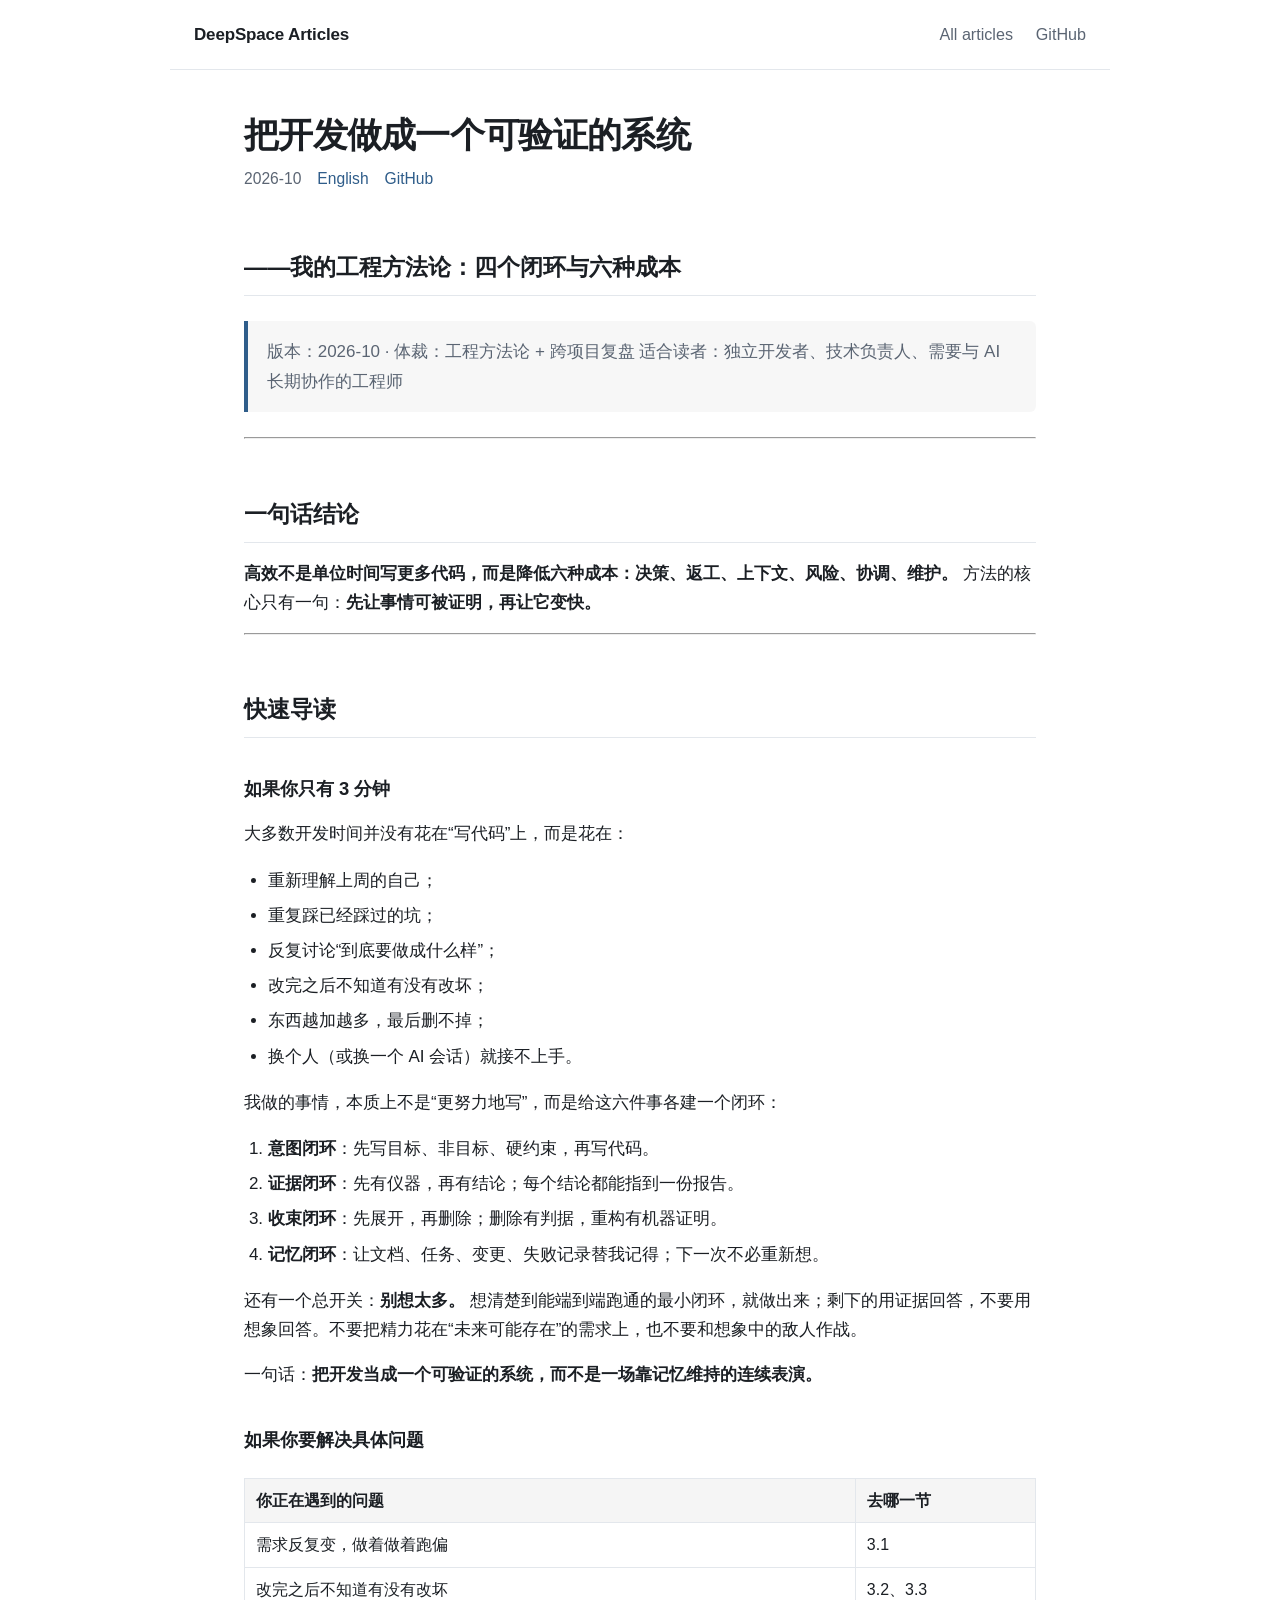
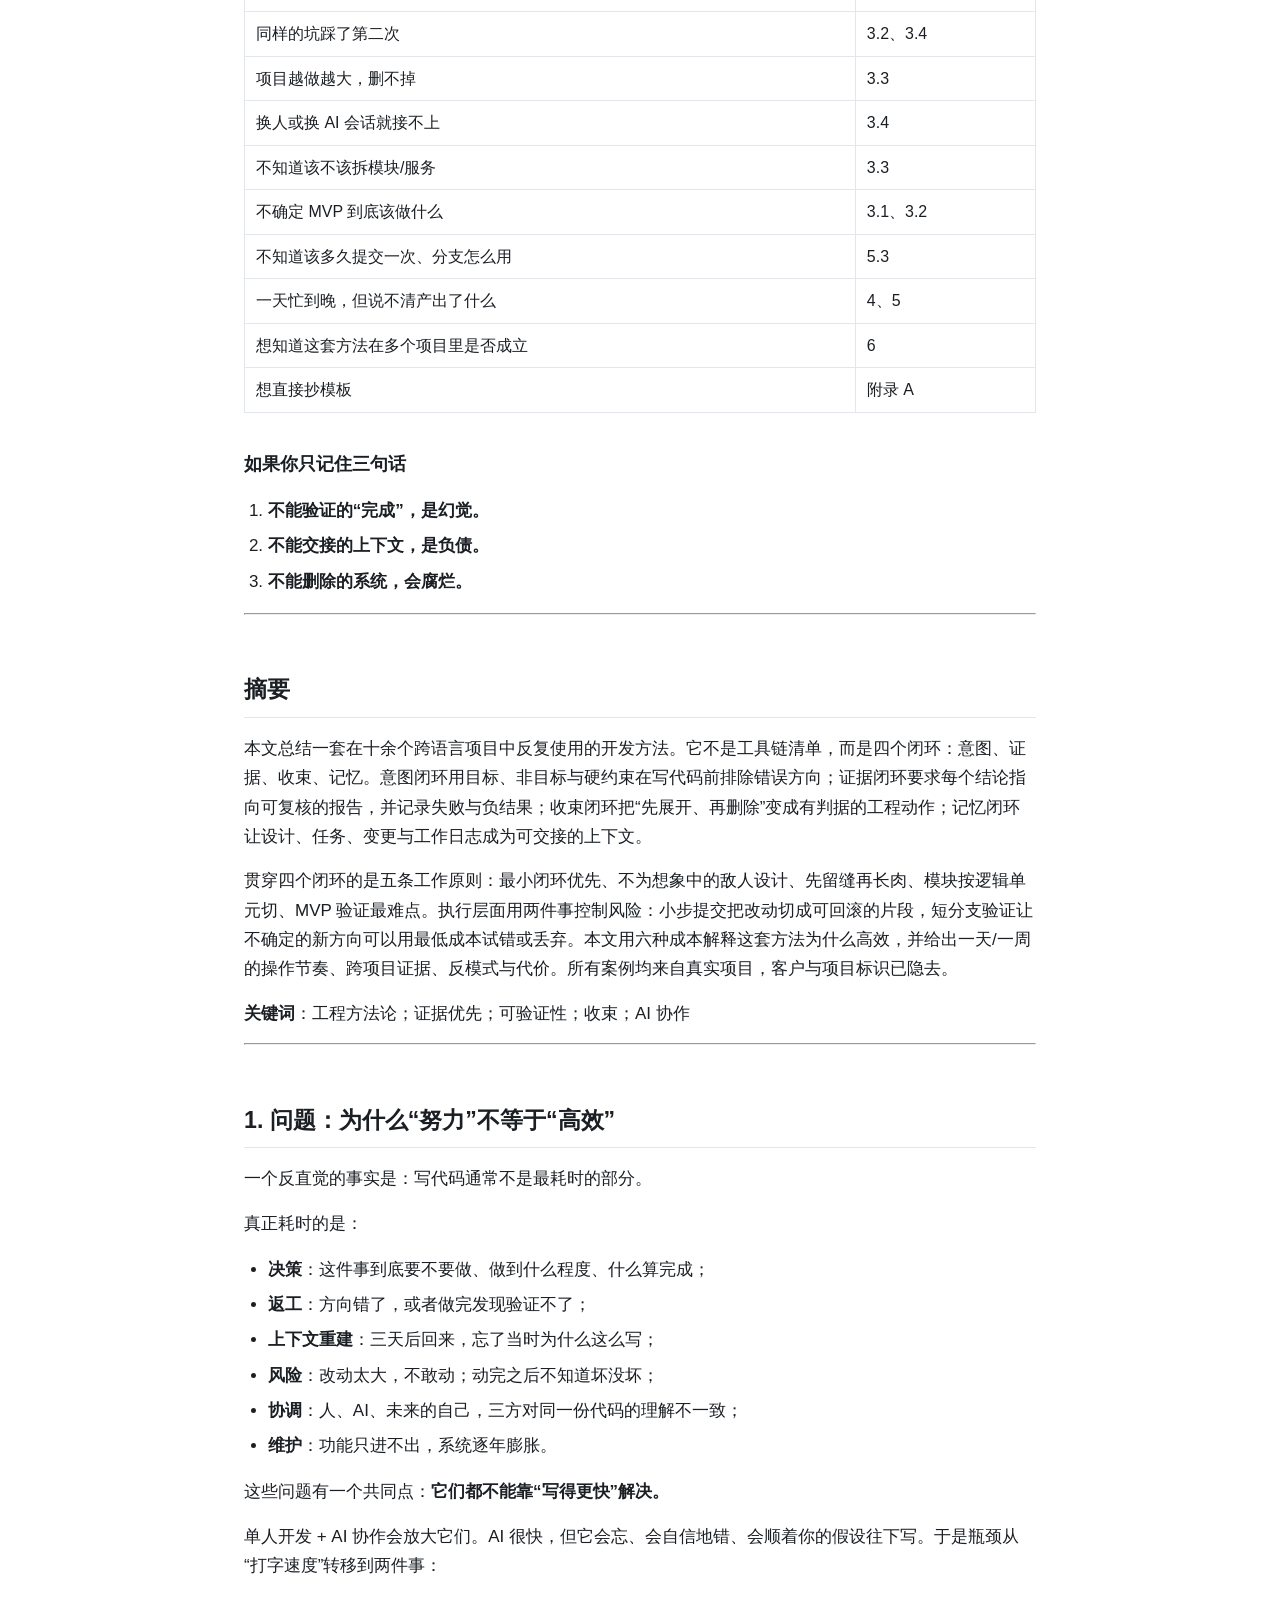
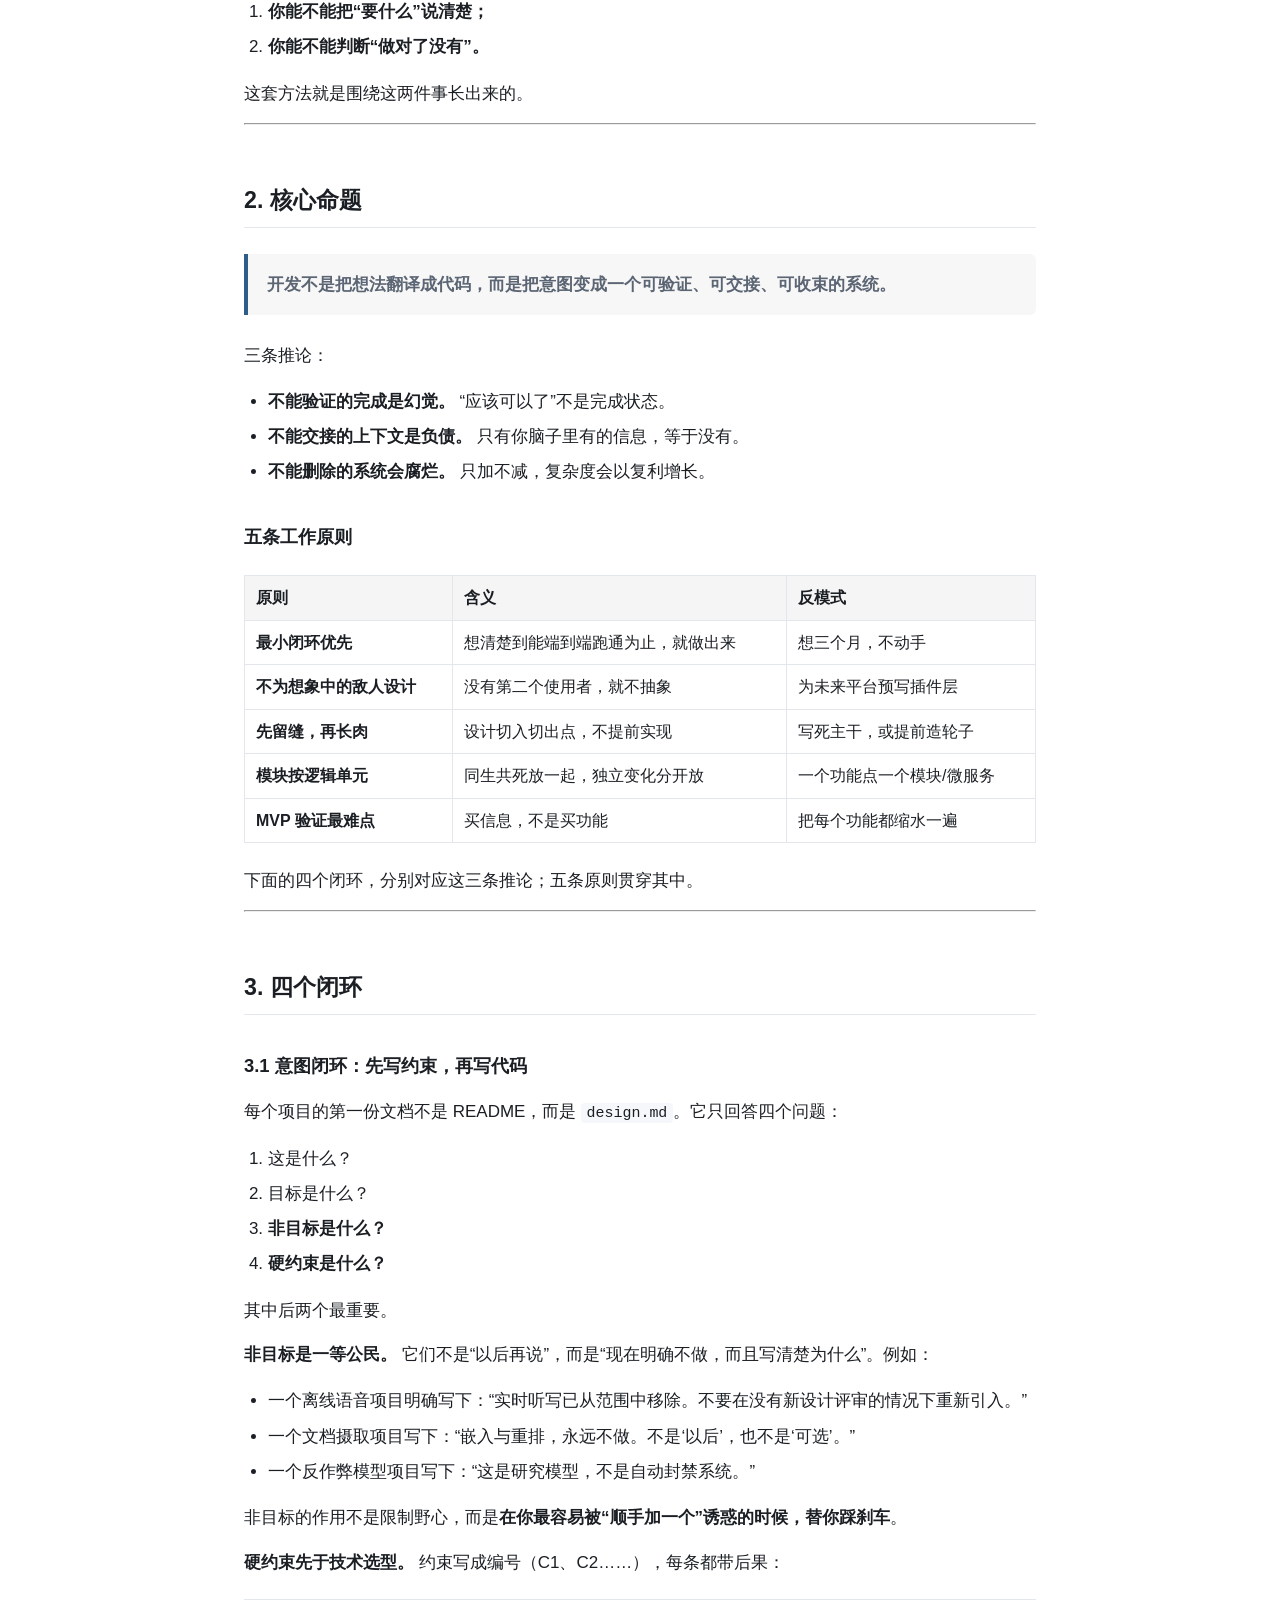
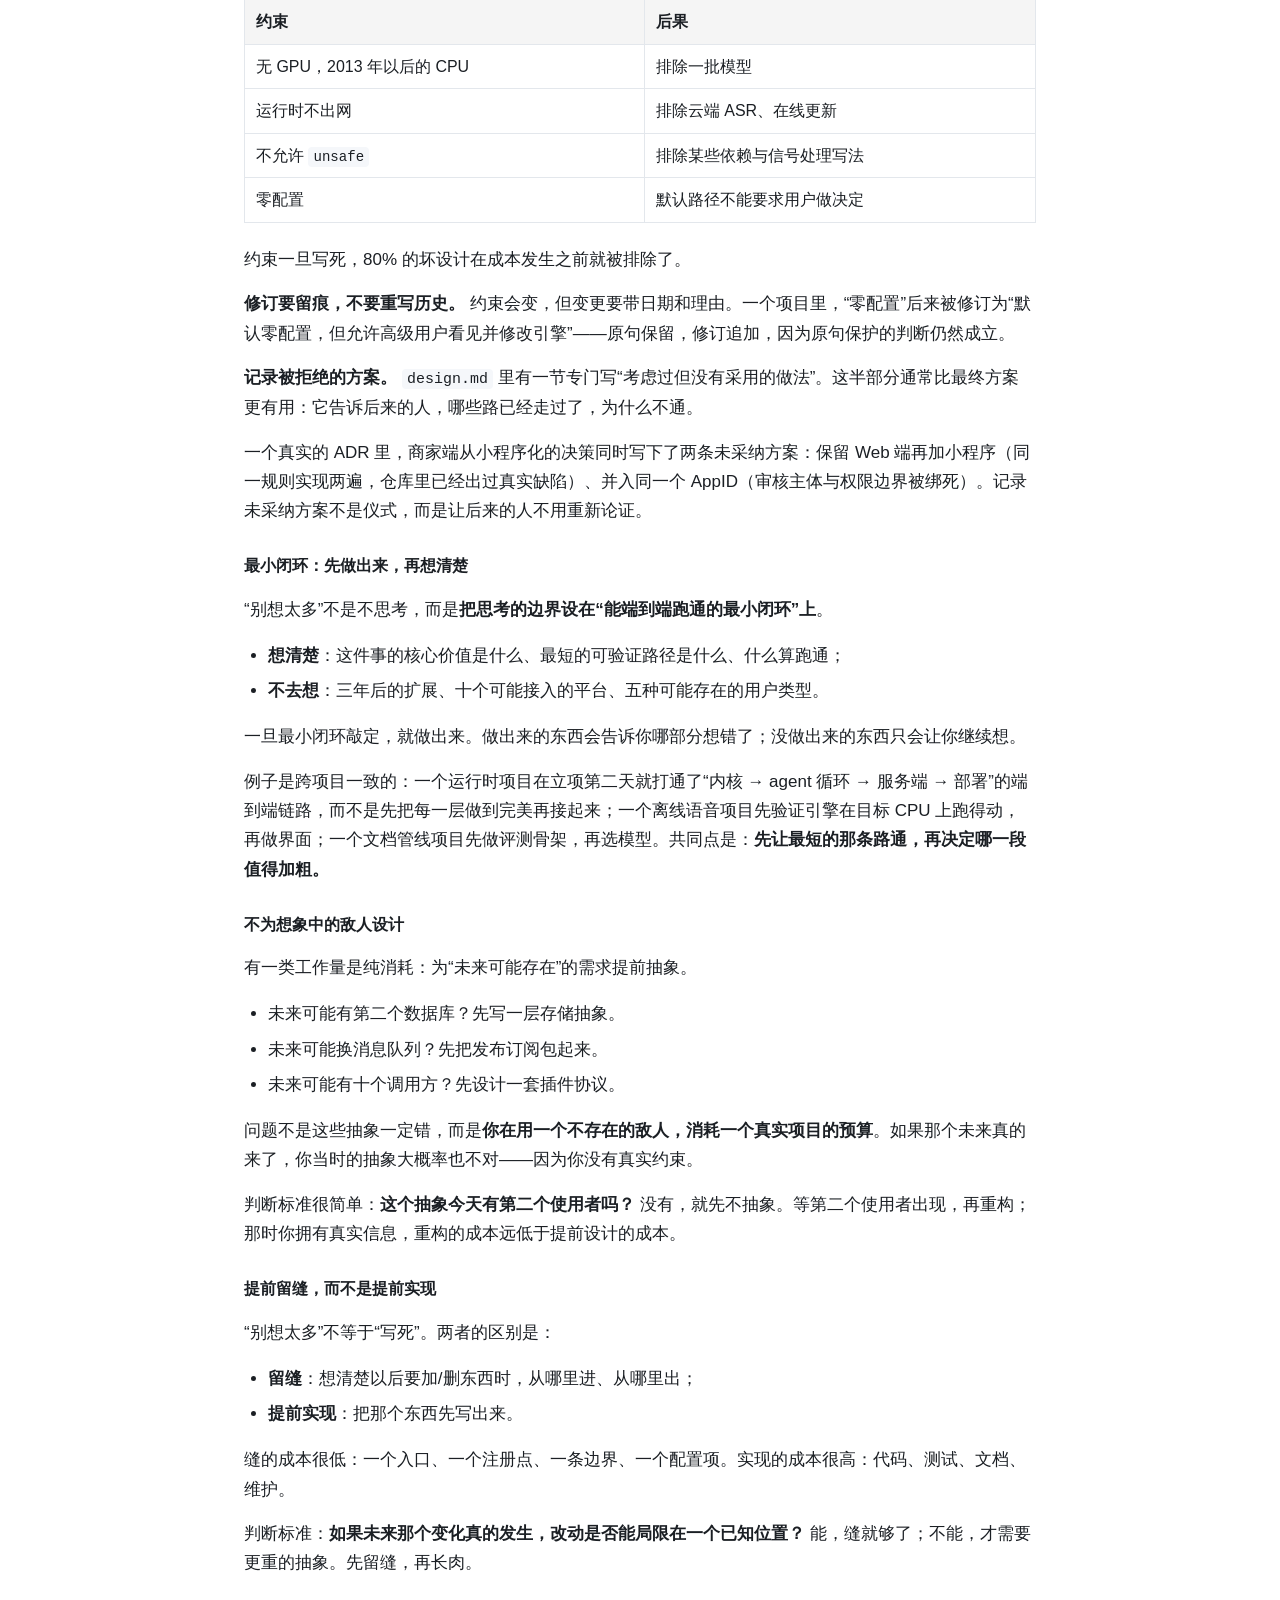
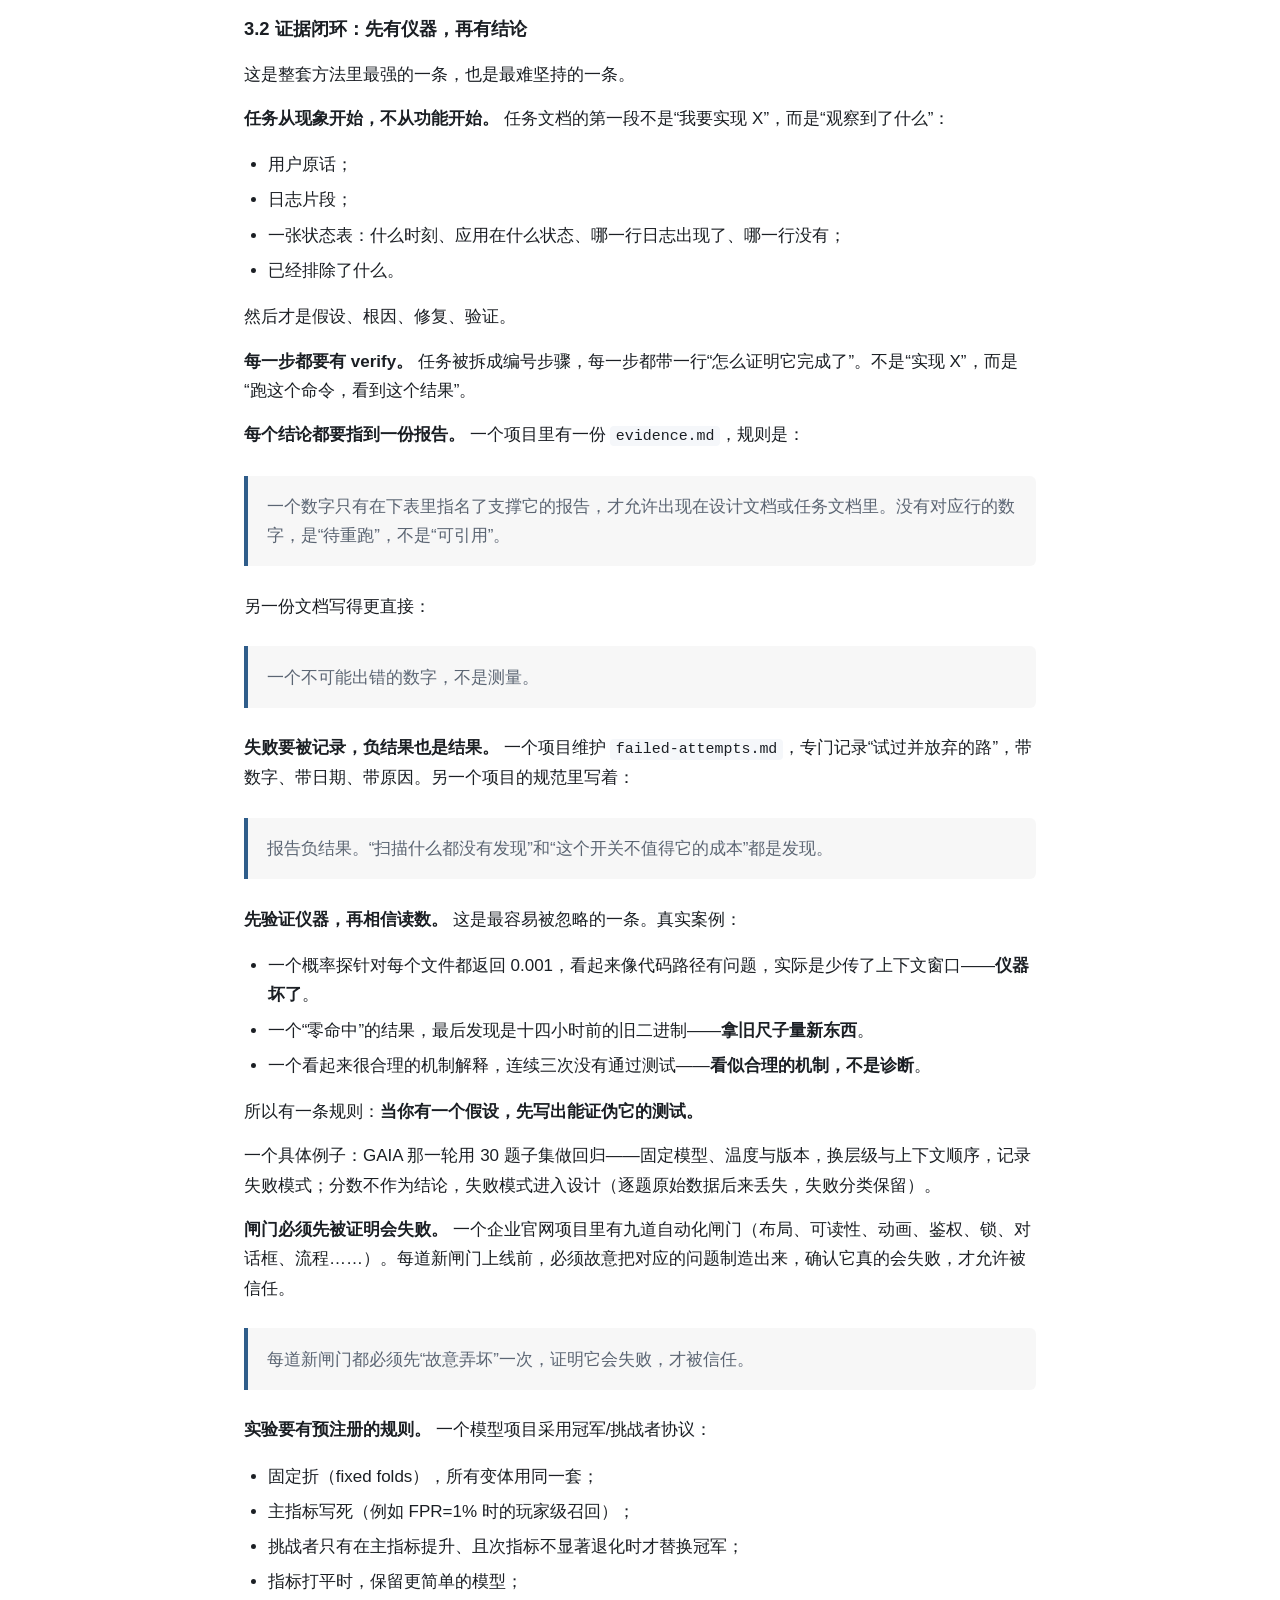
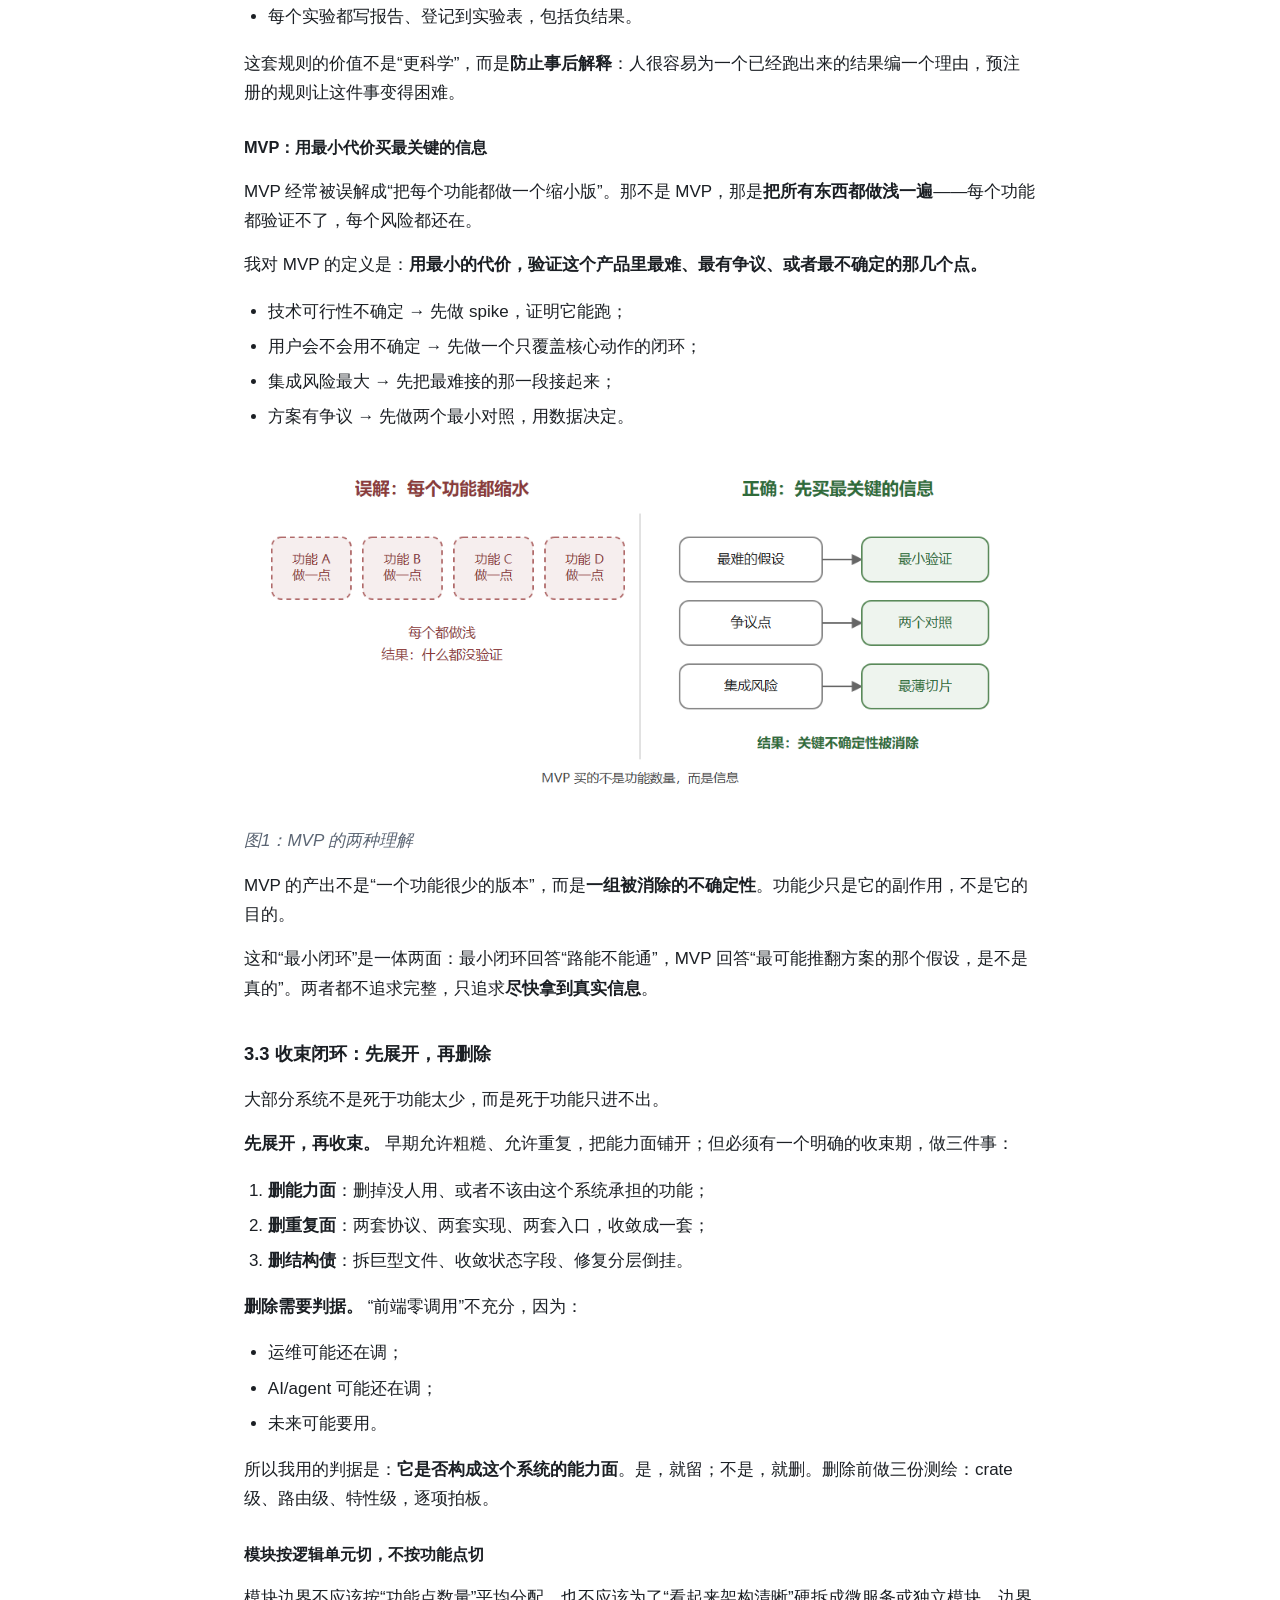
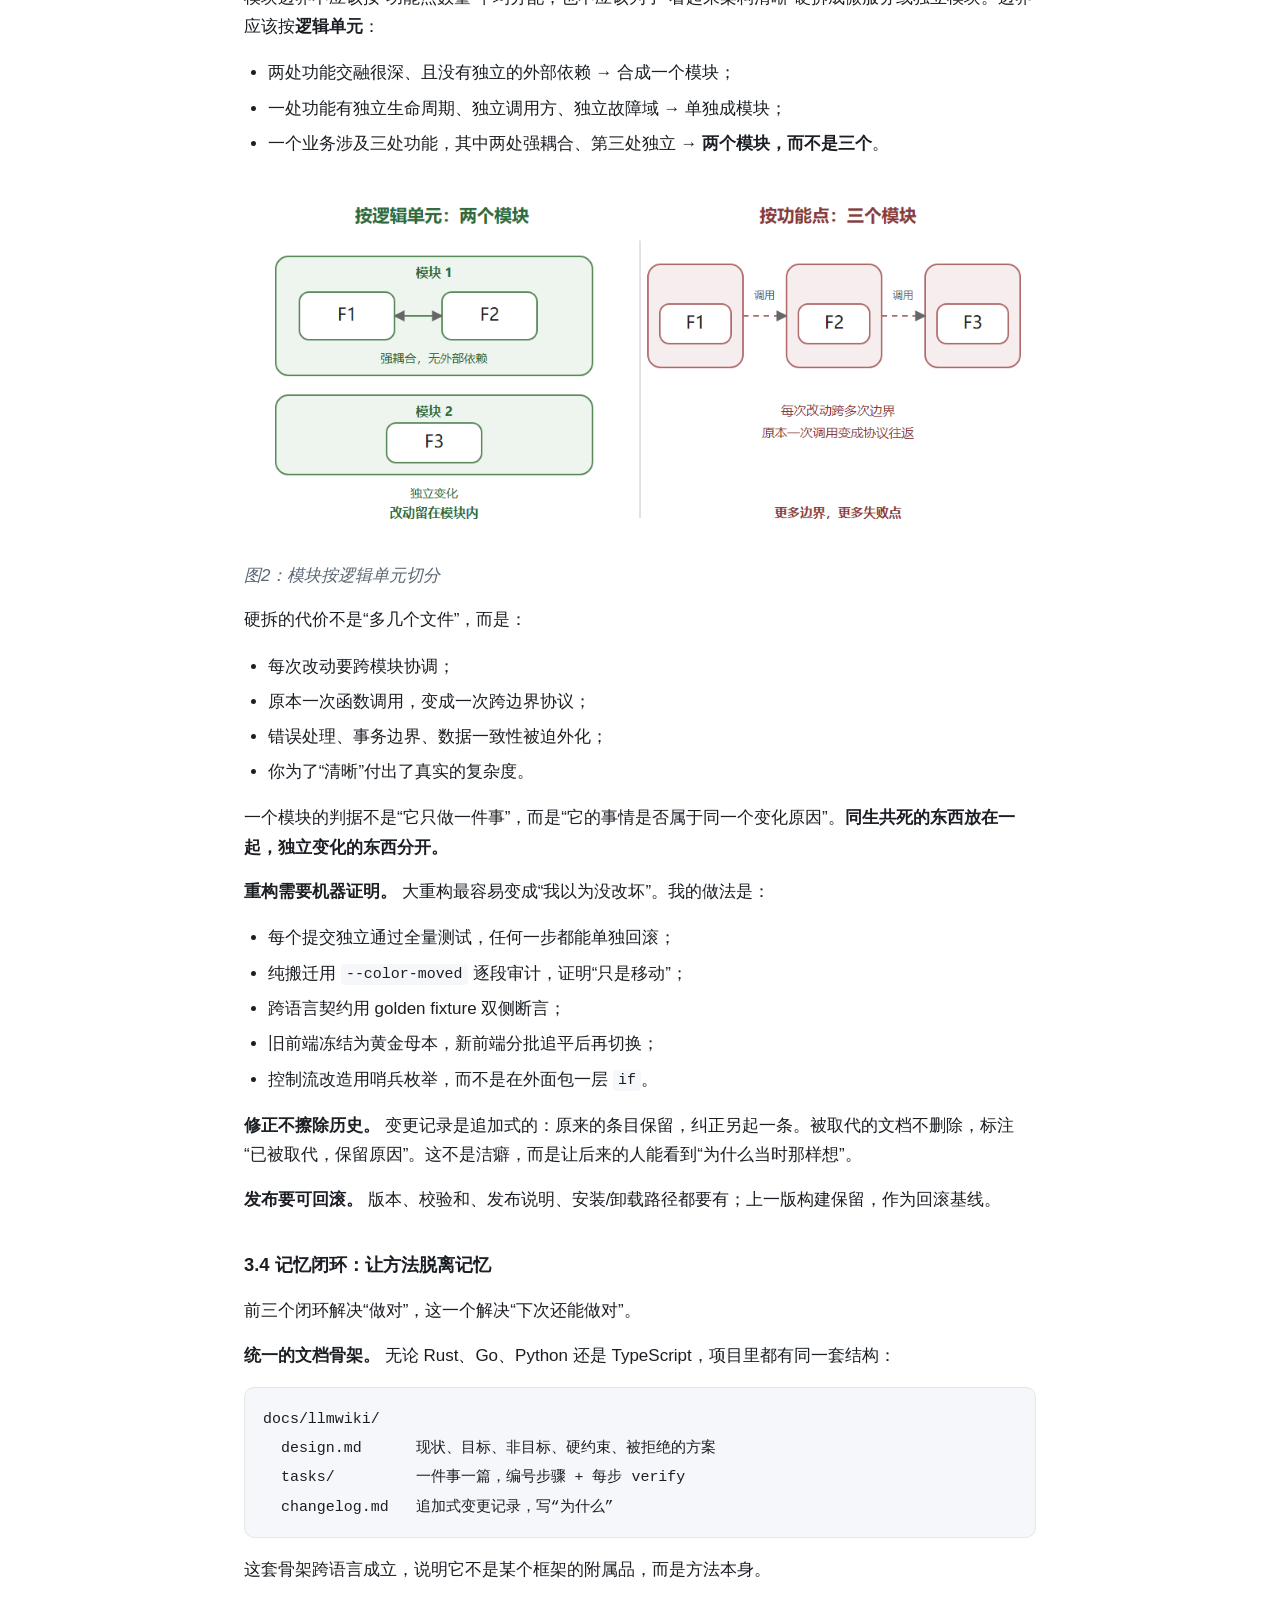
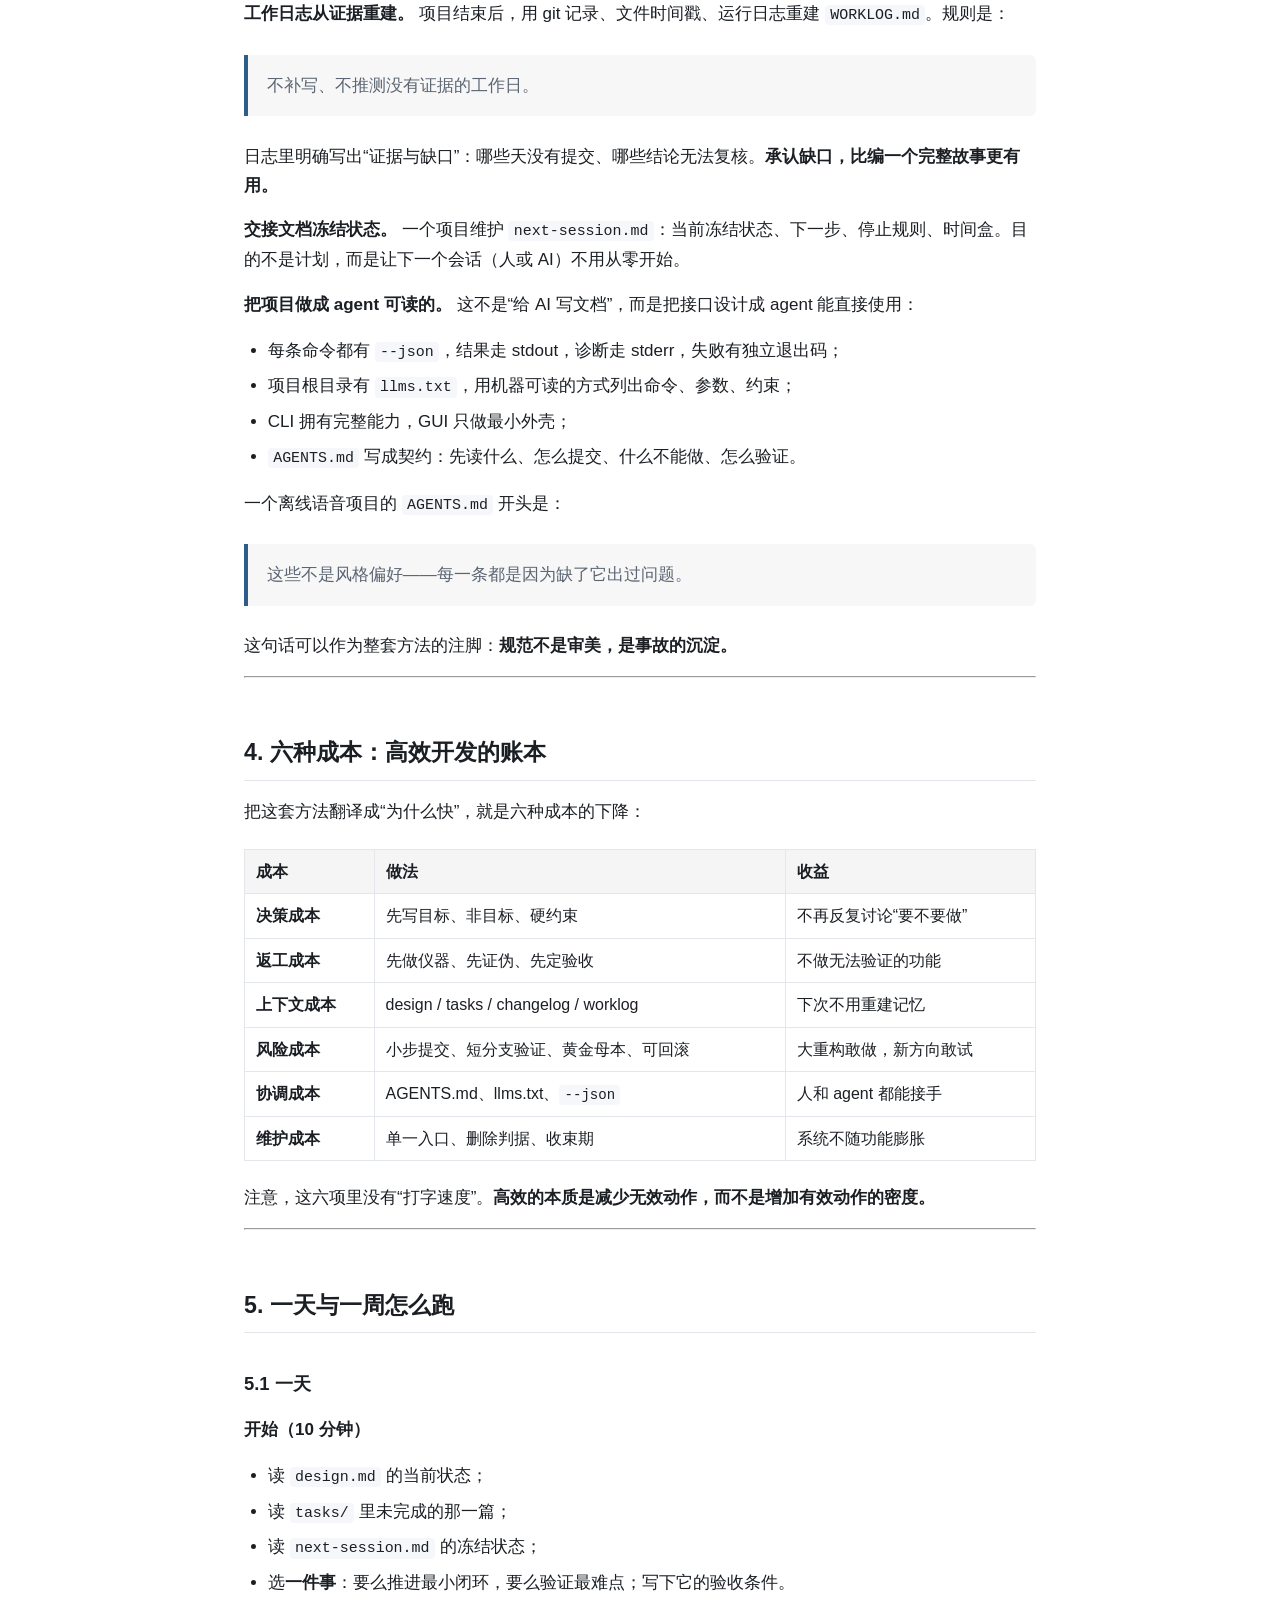
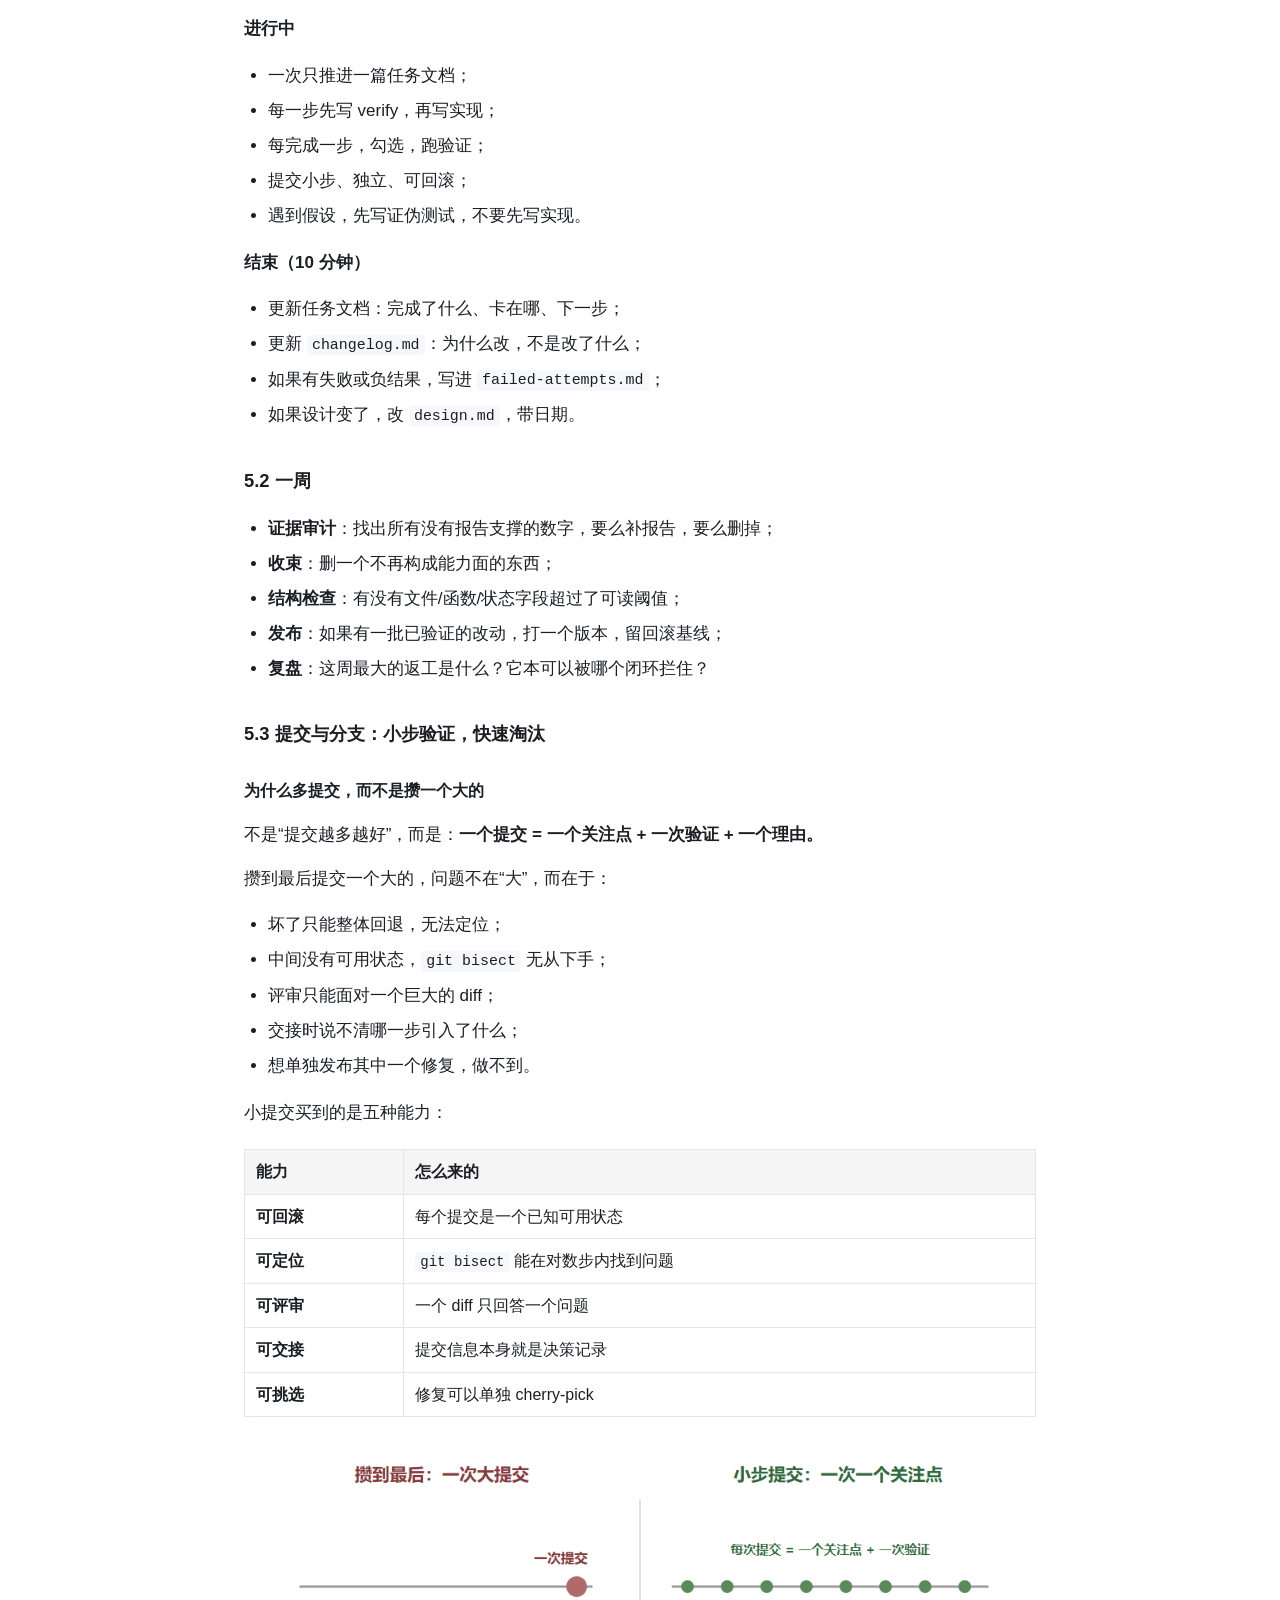
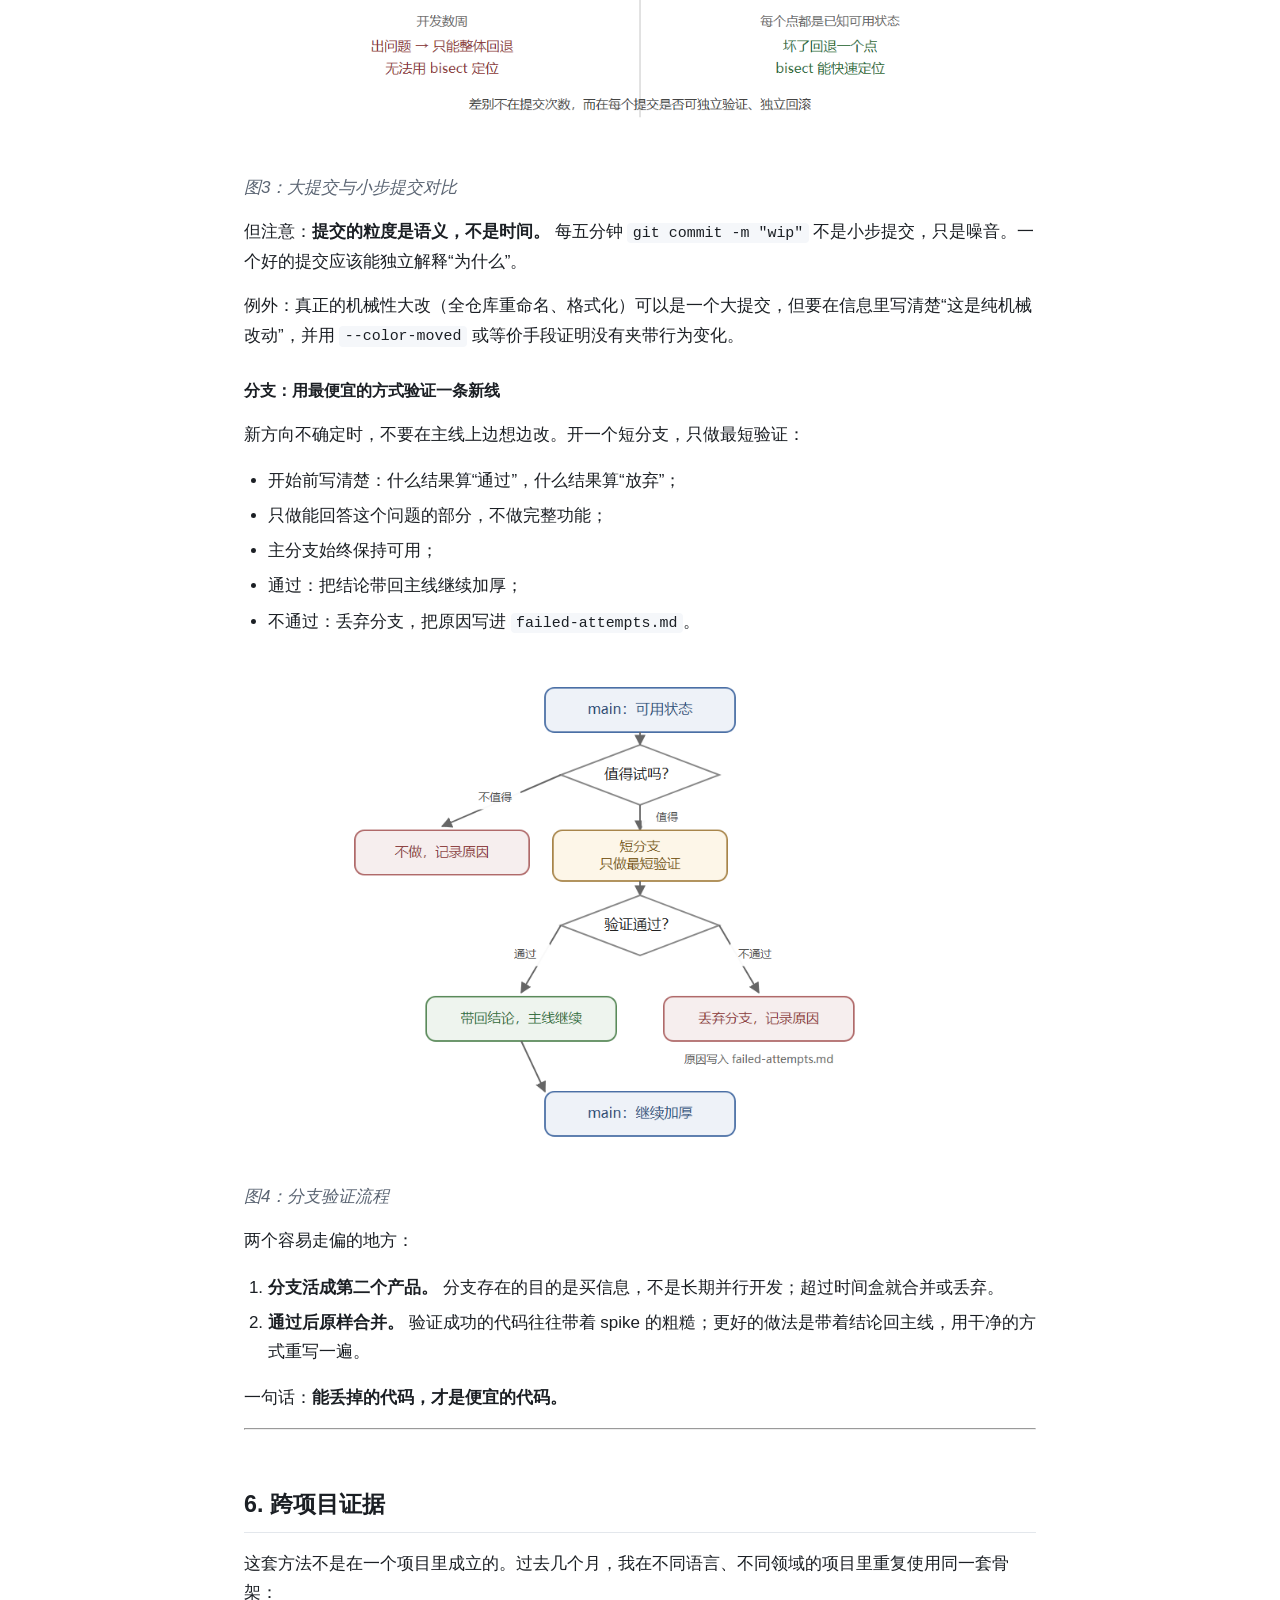
<file: zh/development-as-a-verifiable-system.html>
<!doctype html>
<html lang="zh-CN">
<head>
  <meta charset="utf-8">
  <meta name="viewport" content="width=device-width, initial-scale=1">
  <title>把开发做成一个可验证的系统 — DeepSpace Articles</title>
  <meta name="description" content="一套跨项目的工程方法：四个闭环、六种成本、五条原则、小步提交、短分支验证，以及可直接复用的模板。">
  <link rel="stylesheet" href="../styles.css">
</head>
<body>
  <header class="site-header">
    <a class="brand" href="../index.html">DeepSpace Articles</a>
    <nav>
      <a href="../index.html">All articles</a>
      <a href="https://github.com/wwkkyy0325">GitHub</a>
    </nav>
  </header>
  <main class="article">
    <h1>把开发做成一个可验证的系统</h1>
    <div class="article-meta">
      <span>2026-10</span>
      <a href="../en/development-as-a-verifiable-system.html">English</a>
      <a href="https://github.com/wwkkyy0325">GitHub</a>
    </div>
<h2 id="_1">——我的工程方法论：四个闭环与六种成本</h2>
<blockquote>
<p>版本：2026-10 · 体裁：工程方法论 + 跨项目复盘
适合读者：独立开发者、技术负责人、需要与 AI 长期协作的工程师</p>
</blockquote>
<hr>
<h2 id="_2">一句话结论</h2>
<p><strong>高效不是单位时间写更多代码，而是降低六种成本：决策、返工、上下文、风险、协调、维护。</strong>
方法的核心只有一句：<strong>先让事情可被证明，再让它变快。</strong></p>
<hr>
<h2 id="_3">快速导读</h2>
<h3 id="3">如果你只有 3 分钟</h3>
<p>大多数开发时间并没有花在“写代码”上，而是花在：</p>
<ul>
<li>重新理解上周的自己；</li>
<li>重复踩已经踩过的坑；</li>
<li>反复讨论“到底要做成什么样”；</li>
<li>改完之后不知道有没有改坏；</li>
<li>东西越加越多，最后删不掉；</li>
<li>换个人（或换一个 AI 会话）就接不上手。</li>
</ul>
<p>我做的事情，本质上不是“更努力地写”，而是给这六件事各建一个闭环：</p>
<ol>
<li><strong>意图闭环</strong>：先写目标、非目标、硬约束，再写代码。</li>
<li><strong>证据闭环</strong>：先有仪器，再有结论；每个结论都能指到一份报告。</li>
<li><strong>收束闭环</strong>：先展开，再删除；删除有判据，重构有机器证明。</li>
<li><strong>记忆闭环</strong>：让文档、任务、变更、失败记录替我记得；下一次不必重新想。</li>
</ol>
<p>还有一个总开关：<strong>别想太多。</strong> 想清楚到能端到端跑通的最小闭环，就做出来；剩下的用证据回答，不要用想象回答。不要把精力花在“未来可能存在”的需求上，也不要和想象中的敌人作战。</p>
<p>一句话：<strong>把开发当成一个可验证的系统，而不是一场靠记忆维持的连续表演。</strong></p>
<h3 id="_4">如果你要解决具体问题</h3>
<table>
<thead>
<tr>
<th>你正在遇到的问题</th>
<th>去哪一节</th>
</tr>
</thead>
<tbody>
<tr>
<td>需求反复变，做着做着跑偏</td>
<td>3.1</td>
</tr>
<tr>
<td>改完之后不知道有没有改坏</td>
<td>3.2、3.3</td>
</tr>
<tr>
<td>同样的坑踩了第二次</td>
<td>3.2、3.4</td>
</tr>
<tr>
<td>项目越做越大，删不掉</td>
<td>3.3</td>
</tr>
<tr>
<td>换人或换 AI 会话就接不上</td>
<td>3.4</td>
</tr>
<tr>
<td>不知道该不该拆模块/服务</td>
<td>3.3</td>
</tr>
<tr>
<td>不确定 MVP 到底该做什么</td>
<td>3.1、3.2</td>
</tr>
<tr>
<td>不知道该多久提交一次、分支怎么用</td>
<td>5.3</td>
</tr>
<tr>
<td>一天忙到晚，但说不清产出了什么</td>
<td>4、5</td>
</tr>
<tr>
<td>想知道这套方法在多个项目里是否成立</td>
<td>6</td>
</tr>
<tr>
<td>想直接抄模板</td>
<td>附录 A</td>
</tr>
</tbody>
</table>
<h3 id="_5">如果你只记住三句话</h3>
<ol>
<li><strong>不能验证的“完成”，是幻觉。</strong></li>
<li><strong>不能交接的上下文，是负债。</strong></li>
<li><strong>不能删除的系统，会腐烂。</strong></li>
</ol>
<hr>
<h2 id="_6">摘要</h2>
<p>本文总结一套在十余个跨语言项目中反复使用的开发方法。它不是工具链清单，而是四个闭环：意图、证据、收束、记忆。意图闭环用目标、非目标与硬约束在写代码前排除错误方向；证据闭环要求每个结论指向可复核的报告，并记录失败与负结果；收束闭环把“先展开、再删除”变成有判据的工程动作；记忆闭环让设计、任务、变更与工作日志成为可交接的上下文。</p>
<p>贯穿四个闭环的是五条工作原则：最小闭环优先、不为想象中的敌人设计、先留缝再长肉、模块按逻辑单元切、MVP 验证最难点。执行层面用两件事控制风险：小步提交把改动切成可回滚的片段，短分支验证让不确定的新方向可以用最低成本试错或丢弃。本文用六种成本解释这套方法为什么高效，并给出一天/一周的操作节奏、跨项目证据、反模式与代价。所有案例均来自真实项目，客户与项目标识已隐去。</p>
<p><strong>关键词</strong>：工程方法论；证据优先；可验证性；收束；AI 协作</p>
<hr>
<h2 id="1">1. 问题：为什么“努力”不等于“高效”</h2>
<p>一个反直觉的事实是：写代码通常不是最耗时的部分。</p>
<p>真正耗时的是：</p>
<ul>
<li><strong>决策</strong>：这件事到底要不要做、做到什么程度、什么算完成；</li>
<li><strong>返工</strong>：方向错了，或者做完发现验证不了；</li>
<li><strong>上下文重建</strong>：三天后回来，忘了当时为什么这么写；</li>
<li><strong>风险</strong>：改动太大，不敢动；动完之后不知道坏没坏；</li>
<li><strong>协调</strong>：人、AI、未来的自己，三方对同一份代码的理解不一致；</li>
<li><strong>维护</strong>：功能只进不出，系统逐年膨胀。</li>
</ul>
<p>这些问题有一个共同点：<strong>它们都不能靠“写得更快”解决。</strong></p>
<p>单人开发 + AI 协作会放大它们。AI 很快，但它会忘、会自信地错、会顺着你的假设往下写。于是瓶颈从“打字速度”转移到两件事：</p>
<ol>
<li><strong>你能不能把“要什么”说清楚；</strong></li>
<li><strong>你能不能判断“做对了没有”。</strong></li>
</ol>
<p>这套方法就是围绕这两件事长出来的。</p>
<hr>
<h2 id="2">2. 核心命题</h2>
<blockquote>
<p><strong>开发不是把想法翻译成代码，而是把意图变成一个可验证、可交接、可收束的系统。</strong></p>
</blockquote>
<p>三条推论：</p>
<ul>
<li><strong>不能验证的完成是幻觉。</strong> “应该可以了”不是完成状态。</li>
<li><strong>不能交接的上下文是负债。</strong> 只有你脑子里有的信息，等于没有。</li>
<li><strong>不能删除的系统会腐烂。</strong> 只加不减，复杂度会以复利增长。</li>
</ul>
<h3 id="_7">五条工作原则</h3>
<table>
<thead>
<tr>
<th>原则</th>
<th>含义</th>
<th>反模式</th>
</tr>
</thead>
<tbody>
<tr>
<td><strong>最小闭环优先</strong></td>
<td>想清楚到能端到端跑通为止，就做出来</td>
<td>想三个月，不动手</td>
</tr>
<tr>
<td><strong>不为想象中的敌人设计</strong></td>
<td>没有第二个使用者，就不抽象</td>
<td>为未来平台预写插件层</td>
</tr>
<tr>
<td><strong>先留缝，再长肉</strong></td>
<td>设计切入切出点，不提前实现</td>
<td>写死主干，或提前造轮子</td>
</tr>
<tr>
<td><strong>模块按逻辑单元</strong></td>
<td>同生共死放一起，独立变化分开放</td>
<td>一个功能点一个模块/微服务</td>
</tr>
<tr>
<td><strong>MVP 验证最难点</strong></td>
<td>买信息，不是买功能</td>
<td>把每个功能都缩水一遍</td>
</tr>
</tbody>
</table>
<p>下面的四个闭环，分别对应这三条推论；五条原则贯穿其中。</p>
<hr>
<h2 id="3_1">3. 四个闭环</h2>
<h3 id="31">3.1 意图闭环：先写约束，再写代码</h3>
<p>每个项目的第一份文档不是 README，而是 <code>design.md</code>。它只回答四个问题：</p>
<ol>
<li>这是什么？</li>
<li>目标是什么？</li>
<li><strong>非目标是什么？</strong></li>
<li><strong>硬约束是什么？</strong></li>
</ol>
<p>其中后两个最重要。</p>
<p><strong>非目标是一等公民。</strong> 它们不是“以后再说”，而是“现在明确不做，而且写清楚为什么”。例如：</p>
<ul>
<li>一个离线语音项目明确写下：“实时听写已从范围中移除。不要在没有新设计评审的情况下重新引入。”</li>
<li>一个文档摄取项目写下：“嵌入与重排，永远不做。不是‘以后’，也不是‘可选’。”</li>
<li>一个反作弊模型项目写下：“这是研究模型，不是自动封禁系统。”</li>
</ul>
<p>非目标的作用不是限制野心，而是<strong>在你最容易被“顺手加一个”诱惑的时候，替你踩刹车</strong>。</p>
<p><strong>硬约束先于技术选型。</strong> 约束写成编号（C1、C2……），每条都带后果：</p>
<table>
<thead>
<tr>
<th>约束</th>
<th>后果</th>
</tr>
</thead>
<tbody>
<tr>
<td>无 GPU，2013 年以后的 CPU</td>
<td>排除一批模型</td>
</tr>
<tr>
<td>运行时不出网</td>
<td>排除云端 ASR、在线更新</td>
</tr>
<tr>
<td>不允许 <code>unsafe</code></td>
<td>排除某些依赖与信号处理写法</td>
</tr>
<tr>
<td>零配置</td>
<td>默认路径不能要求用户做决定</td>
</tr>
</tbody>
</table>
<p>约束一旦写死，80% 的坏设计在成本发生之前就被排除了。</p>
<p><strong>修订要留痕，不要重写历史。</strong> 约束会变，但变更要带日期和理由。一个项目里，“零配置”后来被修订为“默认零配置，但允许高级用户看见并修改引擎”——原句保留，修订追加，因为原句保护的判断仍然成立。</p>
<p><strong>记录被拒绝的方案。</strong> <code>design.md</code> 里有一节专门写“考虑过但没有采用的做法”。这半部分通常比最终方案更有用：它告诉后来的人，哪些路已经走过了，为什么不通。</p>
<p>一个真实的 ADR 里，商家端从小程序化的决策同时写下了两条未采纳方案：保留 Web 端再加小程序（同一规则实现两遍，仓库里已经出过真实缺陷）、并入同一个 AppID（审核主体与权限边界被绑死）。记录未采纳方案不是仪式，而是让后来的人不用重新论证。</p>
<h4 id="_8">最小闭环：先做出来，再想清楚</h4>
<p>“别想太多”不是不思考，而是<strong>把思考的边界设在“能端到端跑通的最小闭环”上</strong>。</p>
<ul>
<li><strong>想清楚</strong>：这件事的核心价值是什么、最短的可验证路径是什么、什么算跑通；</li>
<li><strong>不去想</strong>：三年后的扩展、十个可能接入的平台、五种可能存在的用户类型。</li>
</ul>
<p>一旦最小闭环敲定，就做出来。做出来的东西会告诉你哪部分想错了；没做出来的东西只会让你继续想。</p>
<p>例子是跨项目一致的：一个运行时项目在立项第二天就打通了“内核 → agent 循环 → 服务端 → 部署”的端到端链路，而不是先把每一层做到完美再接起来；一个离线语音项目先验证引擎在目标 CPU 上跑得动，再做界面；一个文档管线项目先做评测骨架，再选模型。共同点是：<strong>先让最短的那条路通，再决定哪一段值得加粗。</strong></p>
<h4 id="_9">不为想象中的敌人设计</h4>
<p>有一类工作量是纯消耗：为“未来可能存在”的需求提前抽象。</p>
<ul>
<li>未来可能有第二个数据库？先写一层存储抽象。</li>
<li>未来可能换消息队列？先把发布订阅包起来。</li>
<li>未来可能有十个调用方？先设计一套插件协议。</li>
</ul>
<p>问题不是这些抽象一定错，而是<strong>你在用一个不存在的敌人，消耗一个真实项目的预算</strong>。如果那个未来真的来了，你当时的抽象大概率也不对——因为你没有真实约束。</p>
<p>判断标准很简单：<strong>这个抽象今天有第二个使用者吗？</strong> 没有，就先不抽象。等第二个使用者出现，再重构；那时你拥有真实信息，重构的成本远低于提前设计的成本。</p>
<h4 id="_10">提前留缝，而不是提前实现</h4>
<p>“别想太多”不等于“写死”。两者的区别是：</p>
<ul>
<li><strong>留缝</strong>：想清楚以后要加/删东西时，从哪里进、从哪里出；</li>
<li><strong>提前实现</strong>：把那个东西先写出来。</li>
</ul>
<p>缝的成本很低：一个入口、一个注册点、一条边界、一个配置项。实现的成本很高：代码、测试、文档、维护。</p>
<p>判断标准：<strong>如果未来那个变化真的发生，改动是否能局限在一个已知位置？</strong> 能，缝就够了；不能，才需要更重的抽象。先留缝，再长肉。</p>
<h3 id="32">3.2 证据闭环：先有仪器，再有结论</h3>
<p>这是整套方法里最强的一条，也是最难坚持的一条。</p>
<p><strong>任务从现象开始，不从功能开始。</strong> 任务文档的第一段不是“我要实现 X”，而是“观察到了什么”：</p>
<ul>
<li>用户原话；</li>
<li>日志片段；</li>
<li>一张状态表：什么时刻、应用在什么状态、哪一行日志出现了、哪一行没有；</li>
<li>已经排除了什么。</li>
</ul>
<p>然后才是假设、根因、修复、验证。</p>
<p><strong>每一步都要有 verify。</strong> 任务被拆成编号步骤，每一步都带一行“怎么证明它完成了”。不是“实现 X”，而是“跑这个命令，看到这个结果”。</p>
<p><strong>每个结论都要指到一份报告。</strong> 一个项目里有一份 <code>evidence.md</code>，规则是：</p>
<blockquote>
<p>一个数字只有在下表里指名了支撑它的报告，才允许出现在设计文档或任务文档里。没有对应行的数字，是“待重跑”，不是“可引用”。</p>
</blockquote>
<p>另一份文档写得更直接：</p>
<blockquote>
<p>一个不可能出错的数字，不是测量。</p>
</blockquote>
<p><strong>失败要被记录，负结果也是结果。</strong> 一个项目维护 <code>failed-attempts.md</code>，专门记录“试过并放弃的路”，带数字、带日期、带原因。另一个项目的规范里写着：</p>
<blockquote>
<p>报告负结果。“扫描什么都没有发现”和“这个开关不值得它的成本”都是发现。</p>
</blockquote>
<p><strong>先验证仪器，再相信读数。</strong> 这是最容易被忽略的一条。真实案例：</p>
<ul>
<li>一个概率探针对每个文件都返回 0.001，看起来像代码路径有问题，实际是少传了上下文窗口——<strong>仪器坏了</strong>。</li>
<li>一个“零命中”的结果，最后发现是十四小时前的旧二进制——<strong>拿旧尺子量新东西</strong>。</li>
<li>一个看起来很合理的机制解释，连续三次没有通过测试——<strong>看似合理的机制，不是诊断</strong>。</li>
</ul>
<p>所以有一条规则：<strong>当你有一个假设，先写出能证伪它的测试。</strong></p>
<p>一个具体例子：GAIA 那一轮用 30 题子集做回归——固定模型、温度与版本，换层级与上下文顺序，记录失败模式；分数不作为结论，失败模式进入设计（逐题原始数据后来丢失，失败分类保留）。</p>
<p><strong>闸门必须先被证明会失败。</strong> 一个企业官网项目里有九道自动化闸门（布局、可读性、动画、鉴权、锁、对话框、流程……）。每道新闸门上线前，必须故意把对应的问题制造出来，确认它真的会失败，才允许被信任。</p>
<blockquote>
<p>每道新闸门都必须先“故意弄坏”一次，证明它会失败，才被信任。</p>
</blockquote>
<p><strong>实验要有预注册的规则。</strong> 一个模型项目采用冠军/挑战者协议：</p>
<ul>
<li>固定折（fixed folds），所有变体用同一套；</li>
<li>主指标写死（例如 FPR=1% 时的玩家级召回）；</li>
<li>挑战者只有在主指标提升、且次指标不显著退化时才替换冠军；</li>
<li>指标打平时，保留更简单的模型；</li>
<li>每个实验都写报告、登记到实验表，包括负结果。</li>
</ul>
<p>这套规则的价值不是“更科学”，而是<strong>防止事后解释</strong>：人很容易为一个已经跑出来的结果编一个理由，预注册的规则让这件事变得困难。</p>
<h4 id="mvp">MVP：用最小代价买最关键的信息</h4>
<p>MVP 经常被误解成“把每个功能都做一个缩小版”。那不是 MVP，那是<strong>把所有东西都做浅一遍</strong>——每个功能都验证不了，每个风险都还在。</p>
<p>我对 MVP 的定义是：<strong>用最小的代价，验证这个产品里最难、最有争议、或者最不确定的那几个点。</strong></p>
<ul>
<li>技术可行性不确定 → 先做 spike，证明它能跑；</li>
<li>用户会不会用不确定 → 先做一个只覆盖核心动作的闭环；</li>
<li>集成风险最大 → 先把最难接的那一段接起来；</li>
<li>方案有争议 → 先做两个最小对照，用数据决定。</li>
</ul>
<p><img alt="图1：MVP 的两种理解" src="../assets/fig1-mvp-two-readings.png"></p>
<p><em>图1：MVP 的两种理解</em></p>
<p>MVP 的产出不是“一个功能很少的版本”，而是<strong>一组被消除的不确定性</strong>。功能少只是它的副作用，不是它的目的。</p>
<p>这和“最小闭环”是一体两面：最小闭环回答“路能不能通”，MVP 回答“最可能推翻方案的那个假设，是不是真的”。两者都不追求完整，只追求<strong>尽快拿到真实信息</strong>。</p>
<h3 id="33">3.3 收束闭环：先展开，再删除</h3>
<p>大部分系统不是死于功能太少，而是死于功能只进不出。</p>
<p><strong>先展开，再收束。</strong> 早期允许粗糙、允许重复，把能力面铺开；但必须有一个明确的收束期，做三件事：</p>
<ol>
<li><strong>删能力面</strong>：删掉没人用、或者不该由这个系统承担的功能；</li>
<li><strong>删重复面</strong>：两套协议、两套实现、两套入口，收敛成一套；</li>
<li><strong>删结构债</strong>：拆巨型文件、收敛状态字段、修复分层倒挂。</li>
</ol>
<p><strong>删除需要判据。</strong> “前端零调用”不充分，因为：</p>
<ul>
<li>运维可能还在调；</li>
<li>AI/agent 可能还在调；</li>
<li>未来可能要用。</li>
</ul>
<p>所以我用的判据是：<strong>它是否构成这个系统的能力面</strong>。是，就留；不是，就删。删除前做三份测绘：crate 级、路由级、特性级，逐项拍板。</p>
<h4 id="_11">模块按逻辑单元切，不按功能点切</h4>
<p>模块边界不应该按“功能点数量”平均分配，也不应该为了“看起来架构清晰”硬拆成微服务或独立模块。边界应该按<strong>逻辑单元</strong>：</p>
<ul>
<li>两处功能交融很深、且没有独立的外部依赖 → 合成一个模块；</li>
<li>一处功能有独立生命周期、独立调用方、独立故障域 → 单独成模块；</li>
<li>一个业务涉及三处功能，其中两处强耦合、第三处独立 → <strong>两个模块，而不是三个</strong>。</li>
</ul>
<p><img alt="图2：模块按逻辑单元切分" src="../assets/fig2-module-boundaries.png"></p>
<p><em>图2：模块按逻辑单元切分</em></p>
<p>硬拆的代价不是“多几个文件”，而是：</p>
<ul>
<li>每次改动要跨模块协调；</li>
<li>原本一次函数调用，变成一次跨边界协议；</li>
<li>错误处理、事务边界、数据一致性被迫外化；</li>
<li>你为了“清晰”付出了真实的复杂度。</li>
</ul>
<p>一个模块的判据不是“它只做一件事”，而是“它的事情是否属于同一个变化原因”。<strong>同生共死的东西放在一起，独立变化的东西分开。</strong></p>
<p><strong>重构需要机器证明。</strong> 大重构最容易变成“我以为没改坏”。我的做法是：</p>
<ul>
<li>每个提交独立通过全量测试，任何一步都能单独回滚；</li>
<li>纯搬迁用 <code>--color-moved</code> 逐段审计，证明“只是移动”；</li>
<li>跨语言契约用 golden fixture 双侧断言；</li>
<li>旧前端冻结为黄金母本，新前端分批追平后再切换；</li>
<li>控制流改造用哨兵枚举，而不是在外面包一层 <code>if</code>。</li>
</ul>
<p><strong>修正不擦除历史。</strong> 变更记录是追加式的：原来的条目保留，纠正另起一条。被取代的文档不删除，标注“已被取代，保留原因”。这不是洁癖，而是让后来的人能看到“为什么当时那样想”。</p>
<p><strong>发布要可回滚。</strong> 版本、校验和、发布说明、安装/卸载路径都要有；上一版构建保留，作为回滚基线。</p>
<h3 id="34">3.4 记忆闭环：让方法脱离记忆</h3>
<p>前三个闭环解决“做对”，这一个解决“下次还能做对”。</p>
<p><strong>统一的文档骨架。</strong> 无论 Rust、Go、Python 还是 TypeScript，项目里都有同一套结构：</p>
<pre><code>docs/llmwiki/
  design.md      现状、目标、非目标、硬约束、被拒绝的方案
  tasks/         一件事一篇，编号步骤 + 每步 verify
  changelog.md   追加式变更记录，写“为什么”
</code></pre>
<p>这套骨架跨语言成立，说明它不是某个框架的附属品，而是方法本身。</p>
<p><strong>工作日志从证据重建。</strong> 项目结束后，用 git 记录、文件时间戳、运行日志重建 <code>WORKLOG.md</code>。规则是：</p>
<blockquote>
<p>不补写、不推测没有证据的工作日。</p>
</blockquote>
<p>日志里明确写出“证据与缺口”：哪些天没有提交、哪些结论无法复核。<strong>承认缺口，比编一个完整故事更有用。</strong></p>
<p><strong>交接文档冻结状态。</strong> 一个项目维护 <code>next-session.md</code>：当前冻结状态、下一步、停止规则、时间盒。目的不是计划，而是让下一个会话（人或 AI）不用从零开始。</p>
<p><strong>把项目做成 agent 可读的。</strong> 这不是“给 AI 写文档”，而是把接口设计成 agent 能直接使用：</p>
<ul>
<li>每条命令都有 <code>--json</code>，结果走 stdout，诊断走 stderr，失败有独立退出码；</li>
<li>项目根目录有 <code>llms.txt</code>，用机器可读的方式列出命令、参数、约束；</li>
<li>CLI 拥有完整能力，GUI 只做最小外壳；</li>
<li><code>AGENTS.md</code> 写成契约：先读什么、怎么提交、什么不能做、怎么验证。</li>
</ul>
<p>一个离线语音项目的 <code>AGENTS.md</code> 开头是：</p>
<blockquote>
<p>这些不是风格偏好——每一条都是因为缺了它出过问题。</p>
</blockquote>
<p>这句话可以作为整套方法的注脚：<strong>规范不是审美，是事故的沉淀。</strong></p>
<hr>
<h2 id="4">4. 六种成本：高效开发的账本</h2>
<p>把这套方法翻译成“为什么快”，就是六种成本的下降：</p>
<table>
<thead>
<tr>
<th>成本</th>
<th>做法</th>
<th>收益</th>
</tr>
</thead>
<tbody>
<tr>
<td><strong>决策成本</strong></td>
<td>先写目标、非目标、硬约束</td>
<td>不再反复讨论“要不要做”</td>
</tr>
<tr>
<td><strong>返工成本</strong></td>
<td>先做仪器、先证伪、先定验收</td>
<td>不做无法验证的功能</td>
</tr>
<tr>
<td><strong>上下文成本</strong></td>
<td>design / tasks / changelog / worklog</td>
<td>下次不用重建记忆</td>
</tr>
<tr>
<td><strong>风险成本</strong></td>
<td>小步提交、短分支验证、黄金母本、可回滚</td>
<td>大重构敢做，新方向敢试</td>
</tr>
<tr>
<td><strong>协调成本</strong></td>
<td>AGENTS.md、llms.txt、<code>--json</code></td>
<td>人和 agent 都能接手</td>
</tr>
<tr>
<td><strong>维护成本</strong></td>
<td>单一入口、删除判据、收束期</td>
<td>系统不随功能膨胀</td>
</tr>
</tbody>
</table>
<p>注意，这六项里没有“打字速度”。<strong>高效的本质是减少无效动作，而不是增加有效动作的密度。</strong></p>
<hr>
<h2 id="5">5. 一天与一周怎么跑</h2>
<h3 id="51">5.1 一天</h3>
<p><strong>开始（10 分钟）</strong></p>
<ul>
<li>读 <code>design.md</code> 的当前状态；</li>
<li>读 <code>tasks/</code> 里未完成的那一篇；</li>
<li>读 <code>next-session.md</code> 的冻结状态；</li>
<li>选<strong>一件事</strong>：要么推进最小闭环，要么验证最难点；写下它的验收条件。</li>
</ul>
<p><strong>进行中</strong></p>
<ul>
<li>一次只推进一篇任务文档；</li>
<li>每一步先写 verify，再写实现；</li>
<li>每完成一步，勾选，跑验证；</li>
<li>提交小步、独立、可回滚；</li>
<li>遇到假设，先写证伪测试，不要先写实现。</li>
</ul>
<p><strong>结束（10 分钟）</strong></p>
<ul>
<li>更新任务文档：完成了什么、卡在哪、下一步；</li>
<li>更新 <code>changelog.md</code>：为什么改，不是改了什么；</li>
<li>如果有失败或负结果，写进 <code>failed-attempts.md</code>；</li>
<li>如果设计变了，改 <code>design.md</code>，带日期。</li>
</ul>
<h3 id="52">5.2 一周</h3>
<ul>
<li><strong>证据审计</strong>：找出所有没有报告支撑的数字，要么补报告，要么删掉；</li>
<li><strong>收束</strong>：删一个不再构成能力面的东西；</li>
<li><strong>结构检查</strong>：有没有文件/函数/状态字段超过了可读阈值；</li>
<li><strong>发布</strong>：如果有一批已验证的改动，打一个版本，留回滚基线；</li>
<li><strong>复盘</strong>：这周最大的返工是什么？它本可以被哪个闭环拦住？</li>
</ul>
<h3 id="53">5.3 提交与分支：小步验证，快速淘汰</h3>
<h4 id="_12">为什么多提交，而不是攒一个大的</h4>
<p>不是“提交越多越好”，而是：<strong>一个提交 = 一个关注点 + 一次验证 + 一个理由。</strong></p>
<p>攒到最后提交一个大的，问题不在“大”，而在于：</p>
<ul>
<li>坏了只能整体回退，无法定位；</li>
<li>中间没有可用状态，<code>git bisect</code> 无从下手；</li>
<li>评审只能面对一个巨大的 diff；</li>
<li>交接时说不清哪一步引入了什么；</li>
<li>想单独发布其中一个修复，做不到。</li>
</ul>
<p>小提交买到的是五种能力：</p>
<table>
<thead>
<tr>
<th>能力</th>
<th>怎么来的</th>
</tr>
</thead>
<tbody>
<tr>
<td><strong>可回滚</strong></td>
<td>每个提交是一个已知可用状态</td>
</tr>
<tr>
<td><strong>可定位</strong></td>
<td><code>git bisect</code> 能在对数步内找到问题</td>
</tr>
<tr>
<td><strong>可评审</strong></td>
<td>一个 diff 只回答一个问题</td>
</tr>
<tr>
<td><strong>可交接</strong></td>
<td>提交信息本身就是决策记录</td>
</tr>
<tr>
<td><strong>可挑选</strong></td>
<td>修复可以单独 cherry-pick</td>
</tr>
</tbody>
</table>
<p><img alt="图3：大提交与小步提交对比" src="../assets/fig3-commit-strategy.png"></p>
<p><em>图3：大提交与小步提交对比</em></p>
<p>但注意：<strong>提交的粒度是语义，不是时间。</strong> 每五分钟 <code>git commit -m "wip"</code> 不是小步提交，只是噪音。一个好的提交应该能独立解释“为什么”。</p>
<p>例外：真正的机械性大改（全仓库重命名、格式化）可以是一个大提交，但要在信息里写清楚“这是纯机械改动”，并用 <code>--color-moved</code> 或等价手段证明没有夹带行为变化。</p>
<h4 id="_13">分支：用最便宜的方式验证一条新线</h4>
<p>新方向不确定时，不要在主线上边想边改。开一个短分支，只做最短验证：</p>
<ul>
<li>开始前写清楚：什么结果算“通过”，什么结果算“放弃”；</li>
<li>只做能回答这个问题的部分，不做完整功能；</li>
<li>主分支始终保持可用；</li>
<li>通过：把结论带回主线继续加厚；</li>
<li>不通过：丢弃分支，把原因写进 <code>failed-attempts.md</code>。</li>
</ul>
<p><img alt="图4：分支验证流程" src="../assets/fig4-branch-validation.png"></p>
<p><em>图4：分支验证流程</em></p>
<p>两个容易走偏的地方：</p>
<ol>
<li><strong>分支活成第二个产品。</strong> 分支存在的目的是买信息，不是长期并行开发；超过时间盒就合并或丢弃。</li>
<li><strong>通过后原样合并。</strong> 验证成功的代码往往带着 spike 的粗糙；更好的做法是带着结论回主线，用干净的方式重写一遍。</li>
</ol>
<p>一句话：<strong>能丢掉的代码，才是便宜的代码。</strong></p>
<hr>
<h2 id="6">6. 跨项目证据</h2>
<p>这套方法不是在一个项目里成立的。过去几个月，我在不同语言、不同领域的项目里重复使用同一套骨架：</p>
<table>
<thead>
<tr>
<th>实践</th>
<th>出现范围</th>
<th>买到什么</th>
</tr>
</thead>
<tbody>
<tr>
<td><code>design.md</code> + 非目标 + 硬约束</td>
<td>Rust 运行时、离线语音、文档管线、角色对话、模型项目</td>
<td>方向不跑偏</td>
</tr>
<tr>
<td>任务文档 + 每步 verify</td>
<td>几乎所有项目</td>
<td>“完成”可检查</td>
</tr>
<tr>
<td>证据索引 / 报告绑定</td>
<td>角色对话、模型项目</td>
<td>结论可复核</td>
</tr>
<tr>
<td><code>failed-attempts.md</code></td>
<td>轨迹生成项目</td>
<td>不重复死路</td>
</tr>
<tr>
<td>冠军/挑战者 + 固定折</td>
<td>反作弊模型</td>
<td>决策不靠感觉</td>
</tr>
<tr>
<td>工作日志从证据重建</td>
<td>企业官网、服务门户、运行时</td>
<td>过程可审计</td>
</tr>
<tr>
<td><code>AGENTS.md</code> 契约</td>
<td>离线语音</td>
<td>AI 协作可复现</td>
</tr>
<tr>
<td><code>llms.txt</code> + <code>--json</code></td>
<td>离线语音</td>
<td>agent 可直接使用</td>
</tr>
<tr>
<td>闸门先证明会失败</td>
<td>企业官网</td>
<td>测试不是装饰</td>
</tr>
<tr>
<td>发布说明 + 校验和</td>
<td>模型项目、桌面应用</td>
<td>交付可回滚</td>
</tr>
<tr>
<td>真实交付负载</td>
<td>一个 6 天的小程序项目：283 提交 / 1.35 万行 / 10,419 次模型调用</td>
<td>方法能撑住长任务</td>
</tr>
</tbody>
</table>
<p>规模上：十余个项目、约 2,000 次提交，覆盖 Rust、Go、Python、TypeScript、Flutter、Kotlin 与 C++ 固件。<strong>跨语言仍然成立，说明它是方法，不是习惯。</strong></p>
<p>一个具体样本：2026-10-22 至 10-28，用这个运行时完成微信小程序商家端。会话记录里有 252 条真实用户输入（另有 124 条系统通知）、10,419 次模型调用、11,424 次工具调用；token 侧输入 2,860 万、输出 456 万、缓存读取 10.02 亿（命中率 97.2%）；工具执行 p50 470ms、p95 9.1s（不含等待人工的调用）。同一仓库 283 次提交、小程序端 1.35 万行，还留下了 8 份 ADR、5 份日工作日志，以及 94KB 产品设计与 65KB 接口契约。这不是“AI 写得快”的证明，而是“证据闭环能在真实长任务里维持”的证明。</p>
<hr>
<h2 id="7">7. 反模式与我付过的代价</h2>
<p>这套方法不是一直被执行得很好。下面这些是真实的反例：</p>
<ol>
<li><strong>双协议。</strong> 为了“字节兼容”保留第二套流协议，结果每次修复都要做两遍，行为逐渐分叉。教训：<strong>兼容性不能以牺牲单一事实源为代价。</strong></li>
<li><strong>旧二进制。</strong> 用一个十四小时前的构建得出“代码路径不一致”的结论。教训：<strong>先重建，再相信差异。</strong></li>
<li><strong>坏仪器。</strong> 一个探针永远返回同一个值，却花了很多时间怀疑被测系统。教训：<strong>仪器需要已知正确的读数。</strong></li>
<li><strong>看似合理的机制。</strong> 连续三次，一个“读数字读出来”的解释没有通过测试。教训：<strong>机制解释不是诊断。</strong></li>
<li><strong>不可复核的数字。</strong> 报告被 gitignore，设计文档里的数字无法追溯。后来补了 <code>evidence.md</code>，规则变成“没有报告就不许引用”。</li>
<li><strong>没有提交的项目。</strong> 有一个项目代码完整、能启动，但只有 <code>git add</code>，没有 <code>git commit</code>，也没有自动化测试。工作日志如实写了这一点。教训：<strong>没有历史的项目，等于没有可维护性。</strong></li>
<li><strong>文档漂移。</strong> 任务文档的勾选状态是对的，但描述已经过期。后来的做法是标注“描述漂移”，而不是假装没发生。</li>
<li><strong>为想象中的未来拆模块。</strong> 一个业务三个功能点，硬拆成三个模块/服务，结果每次改动都要跨三次边界，原本一次函数调用变成一次协议往返。教训：<strong>按逻辑单元切，不按功能点切。</strong></li>
<li><strong>把 MVP 做成缩水版。</strong> 每个功能都做一点，等于什么都没验证。教训：<strong>MVP 验证最难点，不是把全部功能平均缩水。</strong></li>
<li><strong>写死而不是留缝。</strong> 没有切入切出点，后续每加一个东西都要改主干。教训：<strong>留缝，但不提前实现。</strong></li>
<li><strong>攒一个大提交。</strong> 中间没有可用状态，坏了只能整体回退，也无法 <code>bisect</code>。教训：<strong>一个提交 = 一个关注点 + 一次验证 + 一个理由。</strong></li>
<li><strong>让分支活成第二个产品。</strong> spike 分支拖了几周，合并时等于第二次开发。教训：<strong>分支是为买信息，不是为长期并行；开始前就写好合并/丢弃判据。</strong></li>
</ol>
<p>代价也要说清楚：</p>
<ul>
<li>写文档、做仪器、记失败，都会<strong>占用当下的时间</strong>；</li>
<li>不是每个项目都值得全套流程，小脚本用轻量版；</li>
<li>这套方法降低的是<strong>长期成本</strong>，短期看起来比“直接开写”慢；</li>
<li>它不能替代判断力，只能让判断留下的痕迹可复核。</li>
</ul>
<hr>
<h2 id="8-ai">8. 为什么这套方法在 AI 协作时代更值钱</h2>
<p>AI 改变了开发的成本结构：</p>
<ul>
<li>写代码变便宜了；</li>
<li>但<strong>说清楚要什么</strong>、<strong>判断做对没有</strong>变得相对更贵；</li>
<li>AI 会忘上下文，也会自信地给出错误结论；</li>
<li>于是“可验证”从加分项变成了必需品。</li>
</ul>
<p>在这个结构下，开发者的角色更像：</p>
<ul>
<li><strong>约束的定义者</strong>：什么必须成立，什么永远不做；</li>
<li><strong>仪器的设计者</strong>：怎么证明它对、怎么证明它错；</li>
<li><strong>证据的裁判</strong>：哪个结论可以引用，哪个只是猜测；</li>
<li><strong>系统的收束者</strong>：什么时候该删，什么时候该停。</li>
</ul>
<p>一句话：<strong>AI 可以写代码，但“完成的定义”必须由你拥有。</strong></p>
<p>这也是为什么我把 <code>AGENTS.md</code>、<code>llms.txt</code>、<code>--json</code> 当作产品能力而不是文档工作：<strong>当 agent 成为软件的第一使用者，接口的可读性就是产品的可用性。</strong></p>
<hr>
<h2 id="9">9. 结论</h2>
<p>这套方法可以压缩成三句话：</p>
<ol>
<li><strong>先用约束排除错误方向，再用证据证明没有走错。</strong></li>
<li><strong>先展开能力，再用判据收束；删除和重构都要有机器证明。</strong></li>
<li><strong>把上下文写进文档，让下一次（人或者 AI）不必重新想。</strong></li>
</ol>
<p>还有一条贯穿始终的态度：<strong>别想太多。</strong> 最小闭环敲定就做出来；把精力留给真实的风险，而不是想象中的敌人；提前留好切入切出点，但不要提前实现未来。</p>
<p>高效不是更快地写，而是<strong>更少地重做</strong>。</p>
<blockquote>
<p>先让事情可被证明，再让它变快。</p>
</blockquote>
<hr>
<h2 id="a">附录 A：五个可直接用的模板</h2>
<h3 id="a1-designmd">A.1 <code>design.md</code></h3>
<pre><code class="language-markdown"># &lt;Project&gt; — Design

Status: &lt;phase&gt; (&lt;date&gt;)

## What this is
&lt;one paragraph&gt;

## Goals
- ...

## Non-goals
- ... **ever.** &lt;why&gt;
- ... &lt;why this is a different product&gt;

## Hard constraints
| ID | Constraint | Consequence |
|----|-----------|-------------|
| C1 | ...       | ...         |

## Rejected alternatives
- &lt;option&gt; — rejected because ...

## Amendments
- &lt;date&gt;: &lt;what changed&gt; — &lt;why the original text is kept&gt;
</code></pre>
<h3 id="a2-taskstaskmd">A.2 <code>tasks/&lt;task&gt;.md</code></h3>
<pre><code class="language-markdown"># Task: &lt;name&gt;

Observed: &lt;symptom, quote, log, table&gt;
Hypothesis: &lt;what would explain it&gt;
Falsify: &lt;the test that would prove it wrong&gt;

## Steps
1. [ ] &lt;action&gt;
   → verify: &lt;command + expected result&gt;
2. [ ] &lt;action&gt;
   → verify: ...

## Outcome
&lt;what actually happened, including negative results&gt;
</code></pre>
<h3 id="a3-evidencemd">A.3 <code>evidence.md</code></h3>
<pre><code class="language-markdown"># Evidence

Rule: a number may appear in design/task docs only if a row below names its report.

| # | Claim | Report | Backed? |
|---|-------|--------|---------|
| 1 | ...   | reports/... | yes / partly / no |
</code></pre>
<h3 id="a4-agentsmd">A.4 <code>AGENTS.md</code></h3>
<pre><code class="language-markdown"># Working in this repository

## Read before coding
- docs/llmwiki/design.md
- docs/llmwiki/tasks/&lt;current&gt;.md
- docs/llmwiki/changelog.md

## Rules
- Conventional commits; explain why in the body.
- Every step carries a verify line.
- Measure before changing a default.
- A plausible mechanism is not a diagnosis.
- Report negative results.
- Do not add a dependency without saying why it earns its place.
</code></pre>
<h3 id="a5">A.5 提交信息</h3>
<pre><code>fix(&lt;area&gt;): &lt;what changed&gt;

&lt;why it was wrong / what was observed&gt;
&lt;what the fix assumes&gt;
&lt;how it was verified&gt;
</code></pre>
<hr>
<h2 id="b">附录 B：检查清单</h2>
<ul>
<li>[ ] 项目有一页写清目标、非目标、硬约束吗？</li>
<li>[ ] 被拒绝的方案有记录吗？</li>
<li>[ ] 每个任务有可执行的 verify 吗？</li>
<li>[ ] 每个数字能指到一份报告吗？</li>
<li>[ ] 失败和负结果被记录了吗？</li>
<li>[ ] 新加的闸门被证明会失败吗？</li>
<li>[ ] 改动是小步、独立、可回滚的吗？</li>
<li>[ ] 纯搬迁有机器证明吗？</li>
<li>[ ] 删除有判据，而不是凭感觉吗？</li>
<li>[ ] 文档能交接给下一个人（或下一个 AI 会话）吗？</li>
<li>[ ] 项目的接口能被 agent 直接使用吗？</li>
<li>[ ] 有一个端到端能跑通的最小闭环吗？</li>
<li>[ ] 有没有为“未来可能存在”的需求提前写抽象？</li>
<li>[ ] 模块边界是按逻辑单元，还是按功能点平均切？</li>
<li>[ ] 加/删功能时，切入切出点是否明确？</li>
<li>[ ] MVP 验证的是最难点/争议点，还是把所有功能缩水了一遍？</li>
<li>[ ] 每个提交是一个关注点 + 一次验证吗？</li>
<li>[ ] 这个改动能单独回滚、能被 <code>bisect</code> 定位吗？</li>
<li>[ ] 开分支前写清楚合并/丢弃判据了吗？</li>
<li>[ ] 失败的分支留下原因了吗？</li>
<li>[ ] 这一周删掉了什么？</li>
</ul>
<hr>
<p><em>本文所有案例均来自真实项目；客户名称、项目标识、设备信息与内部地址已隐去。</em></p>
  </main>
  <footer>Written by wwkkyy0325. Architecture, agent runtimes, Rust. One developer, many projects.</footer>
</body>
</html>
</file>
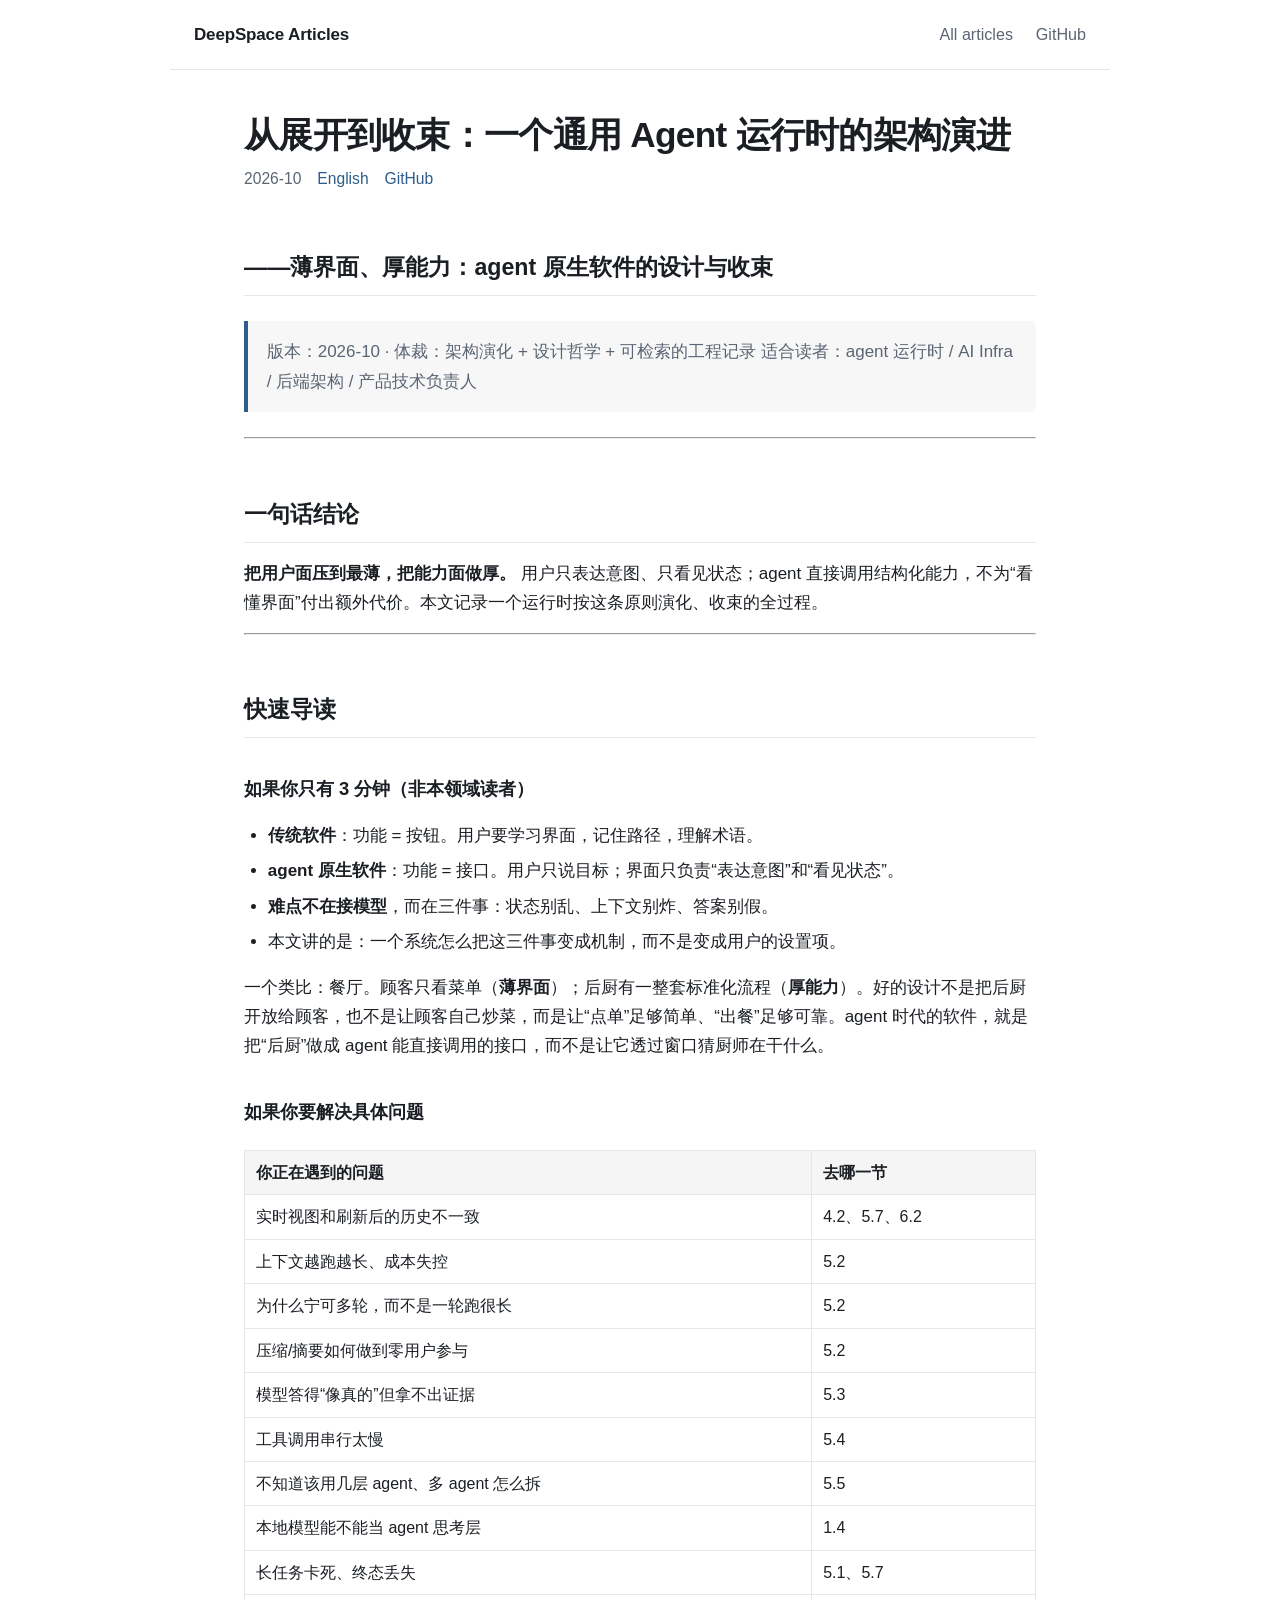
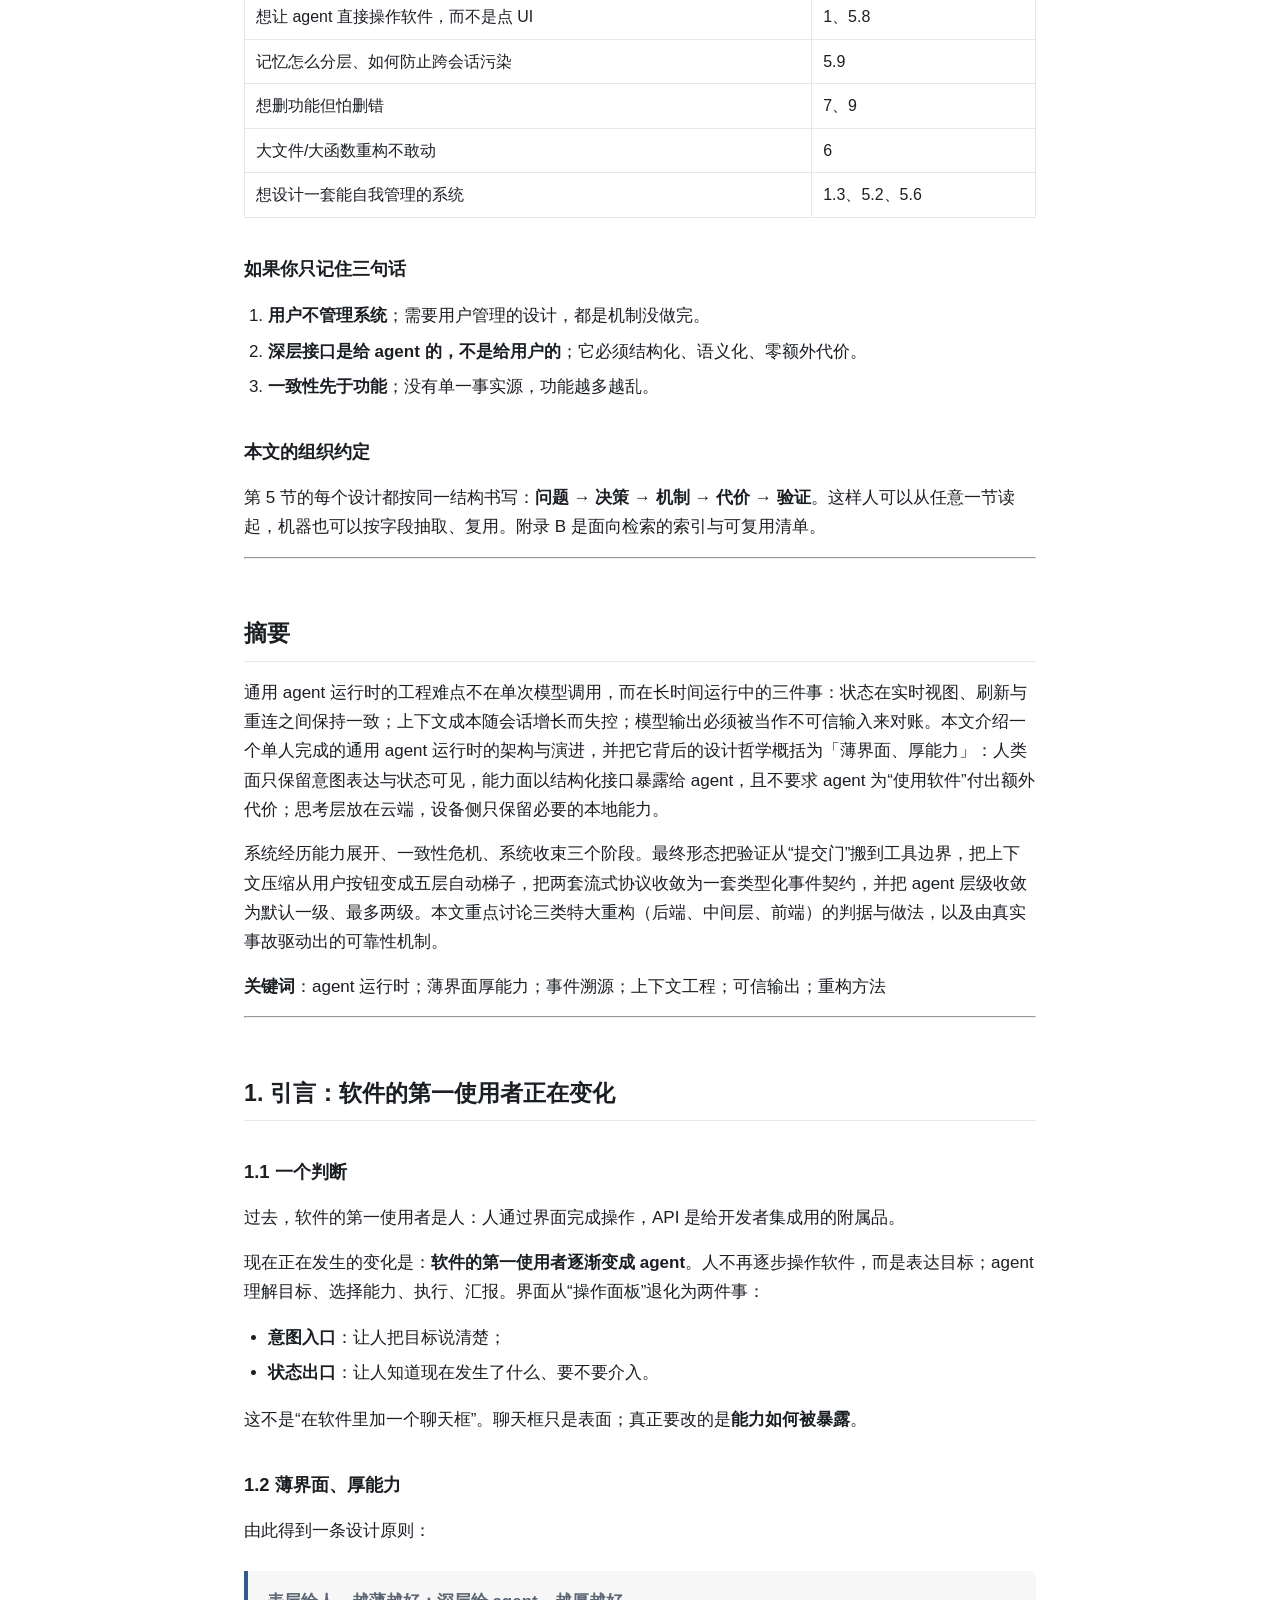
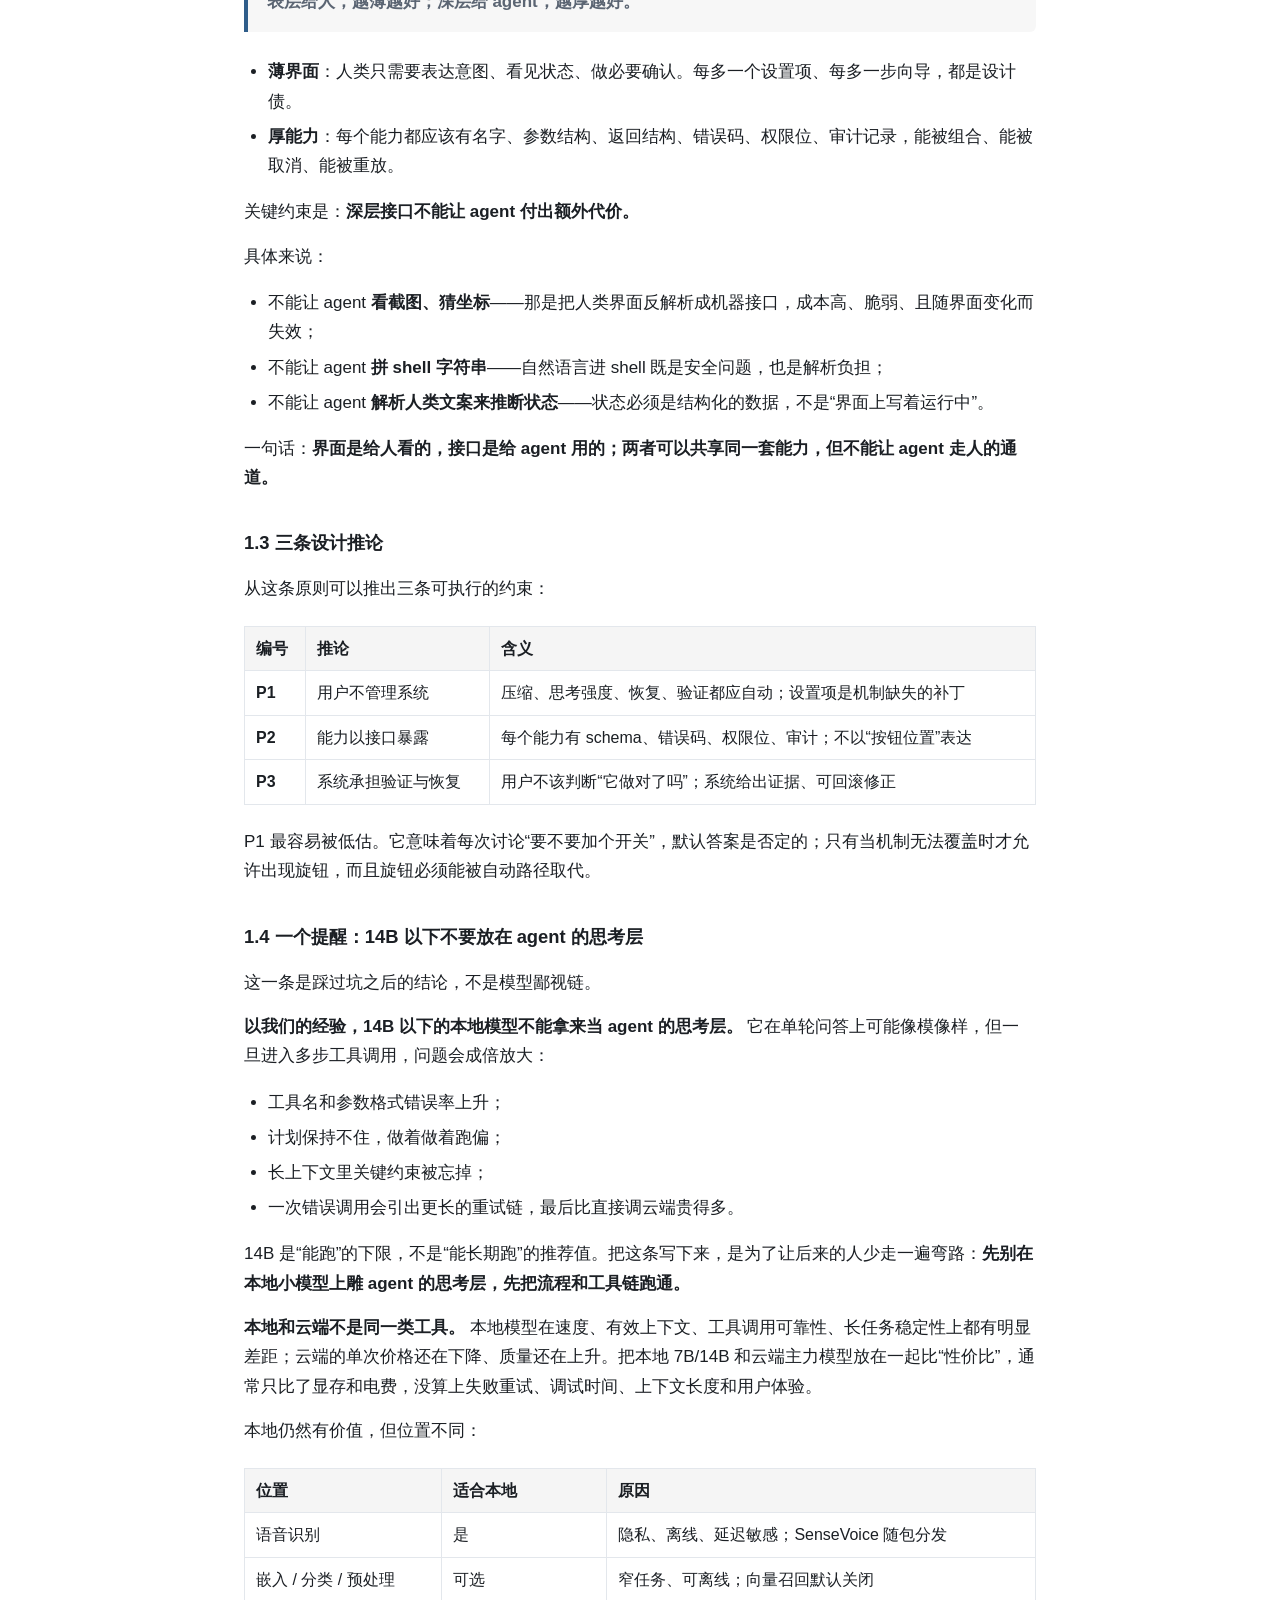
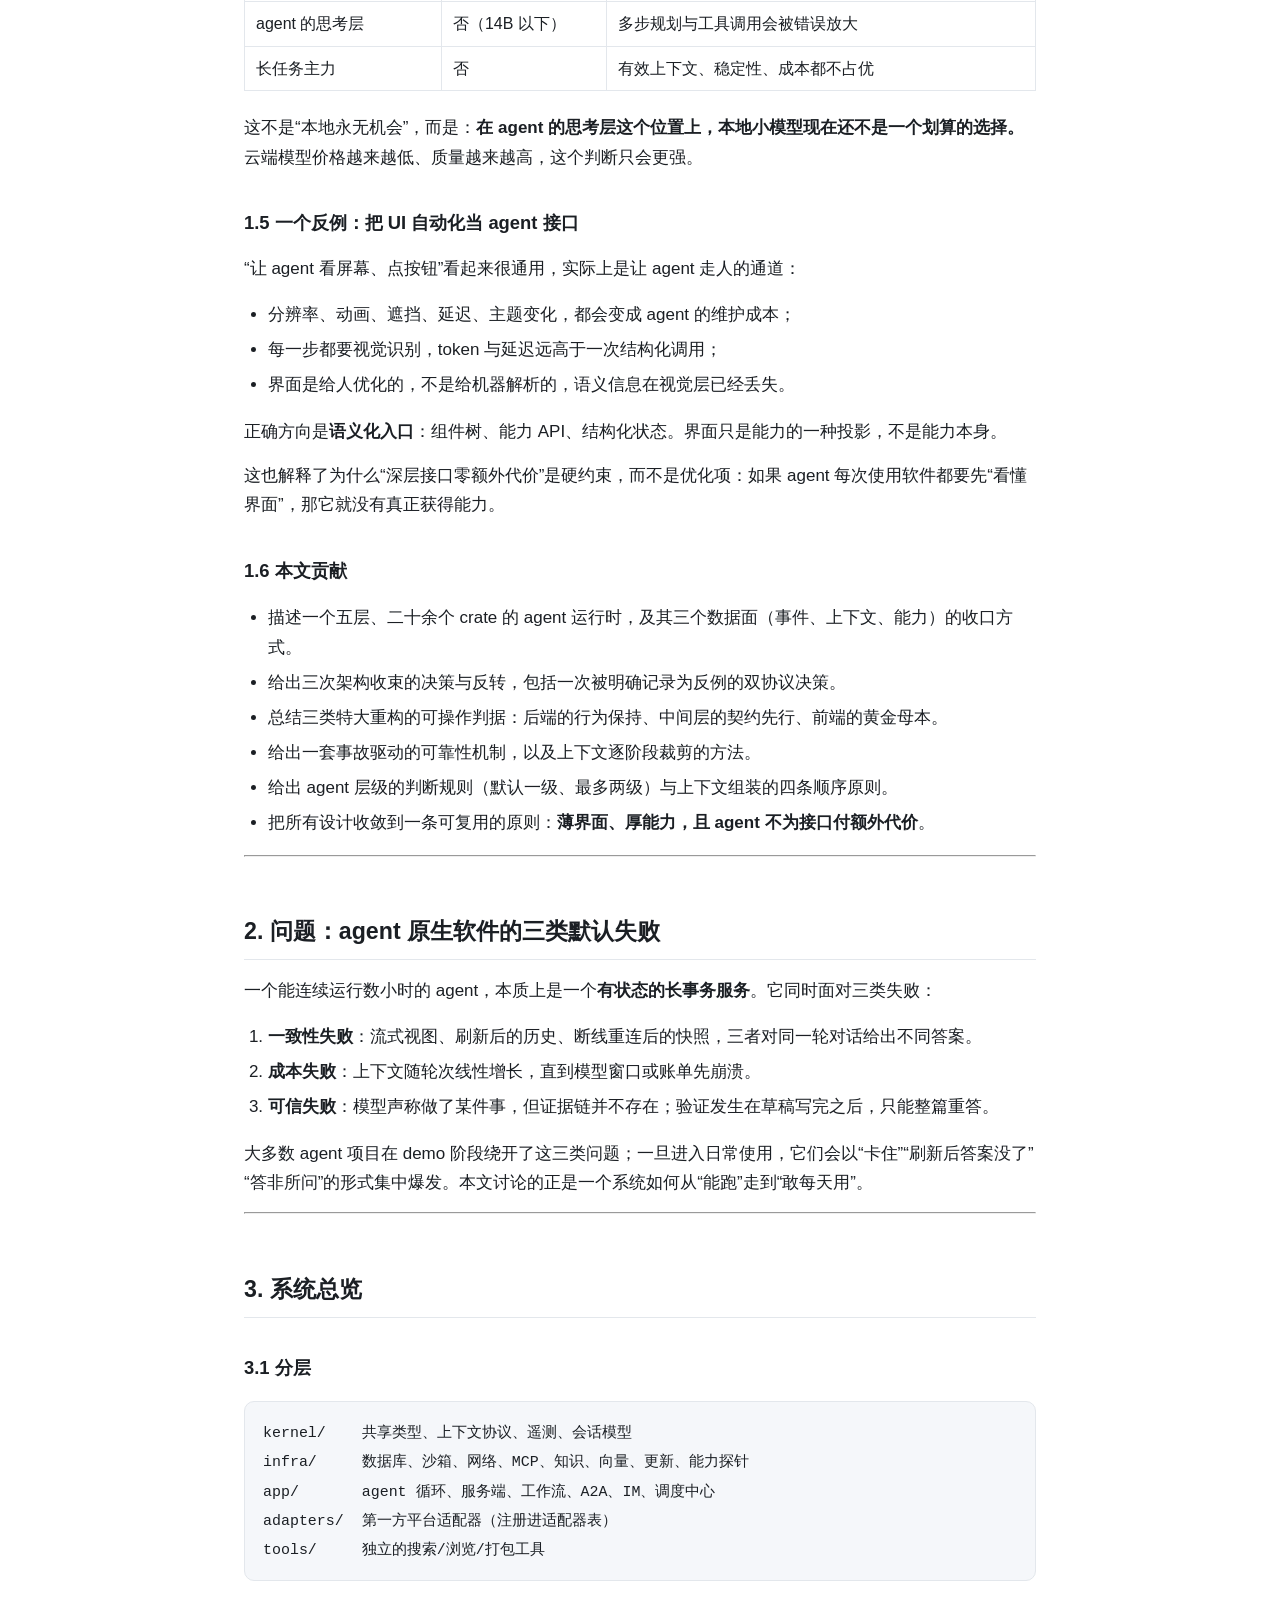
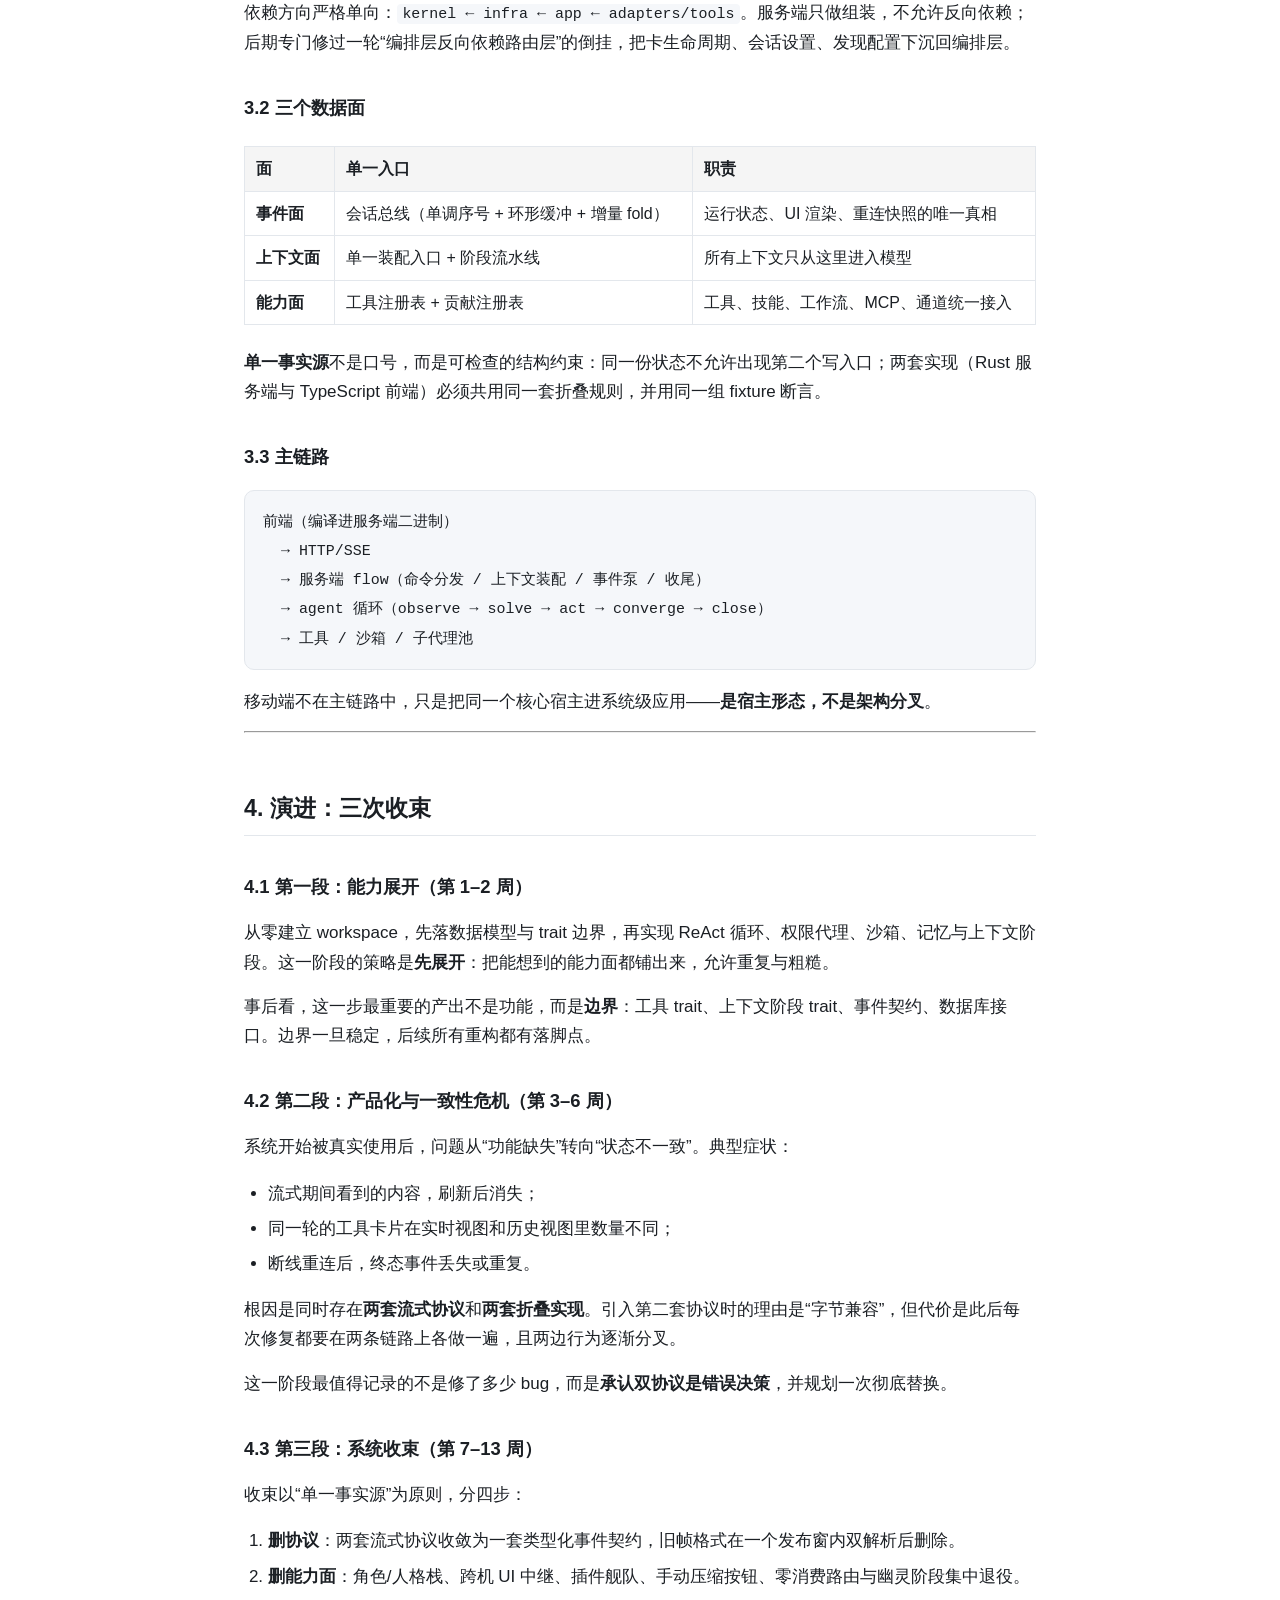
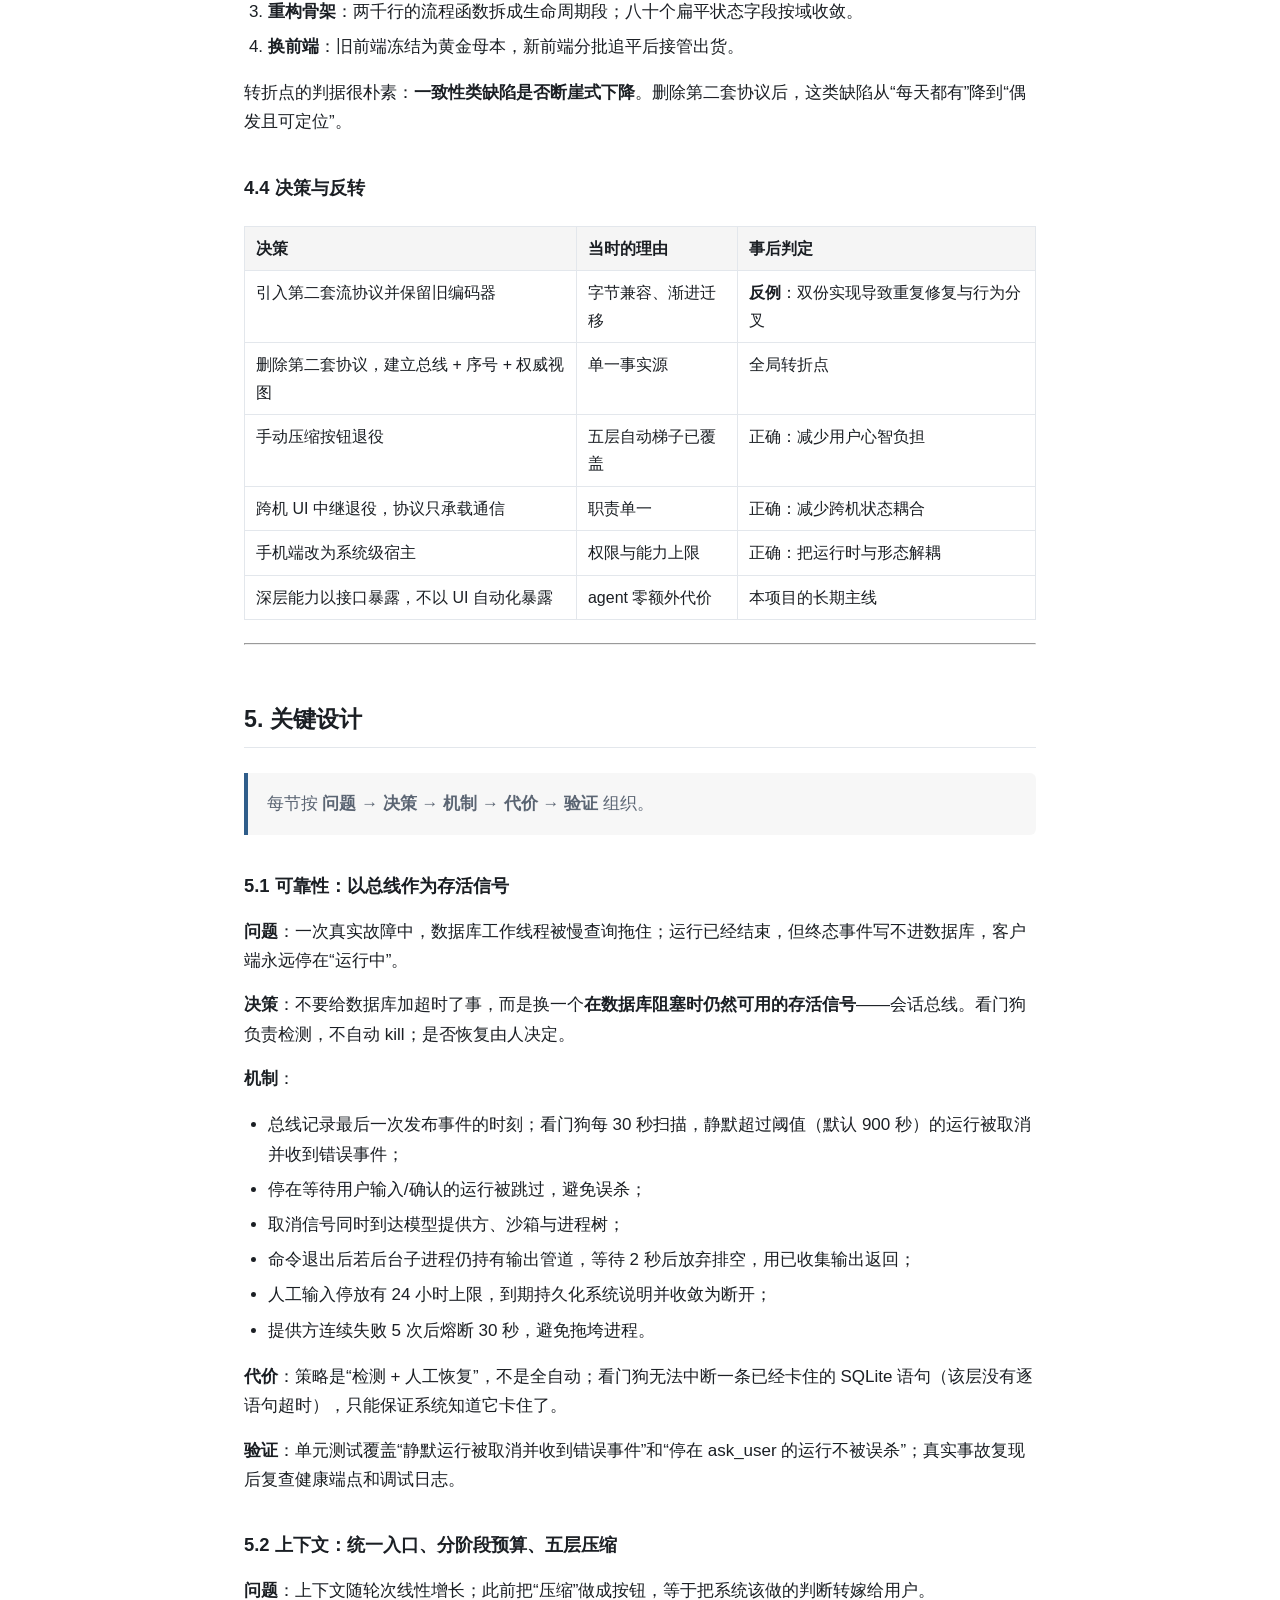
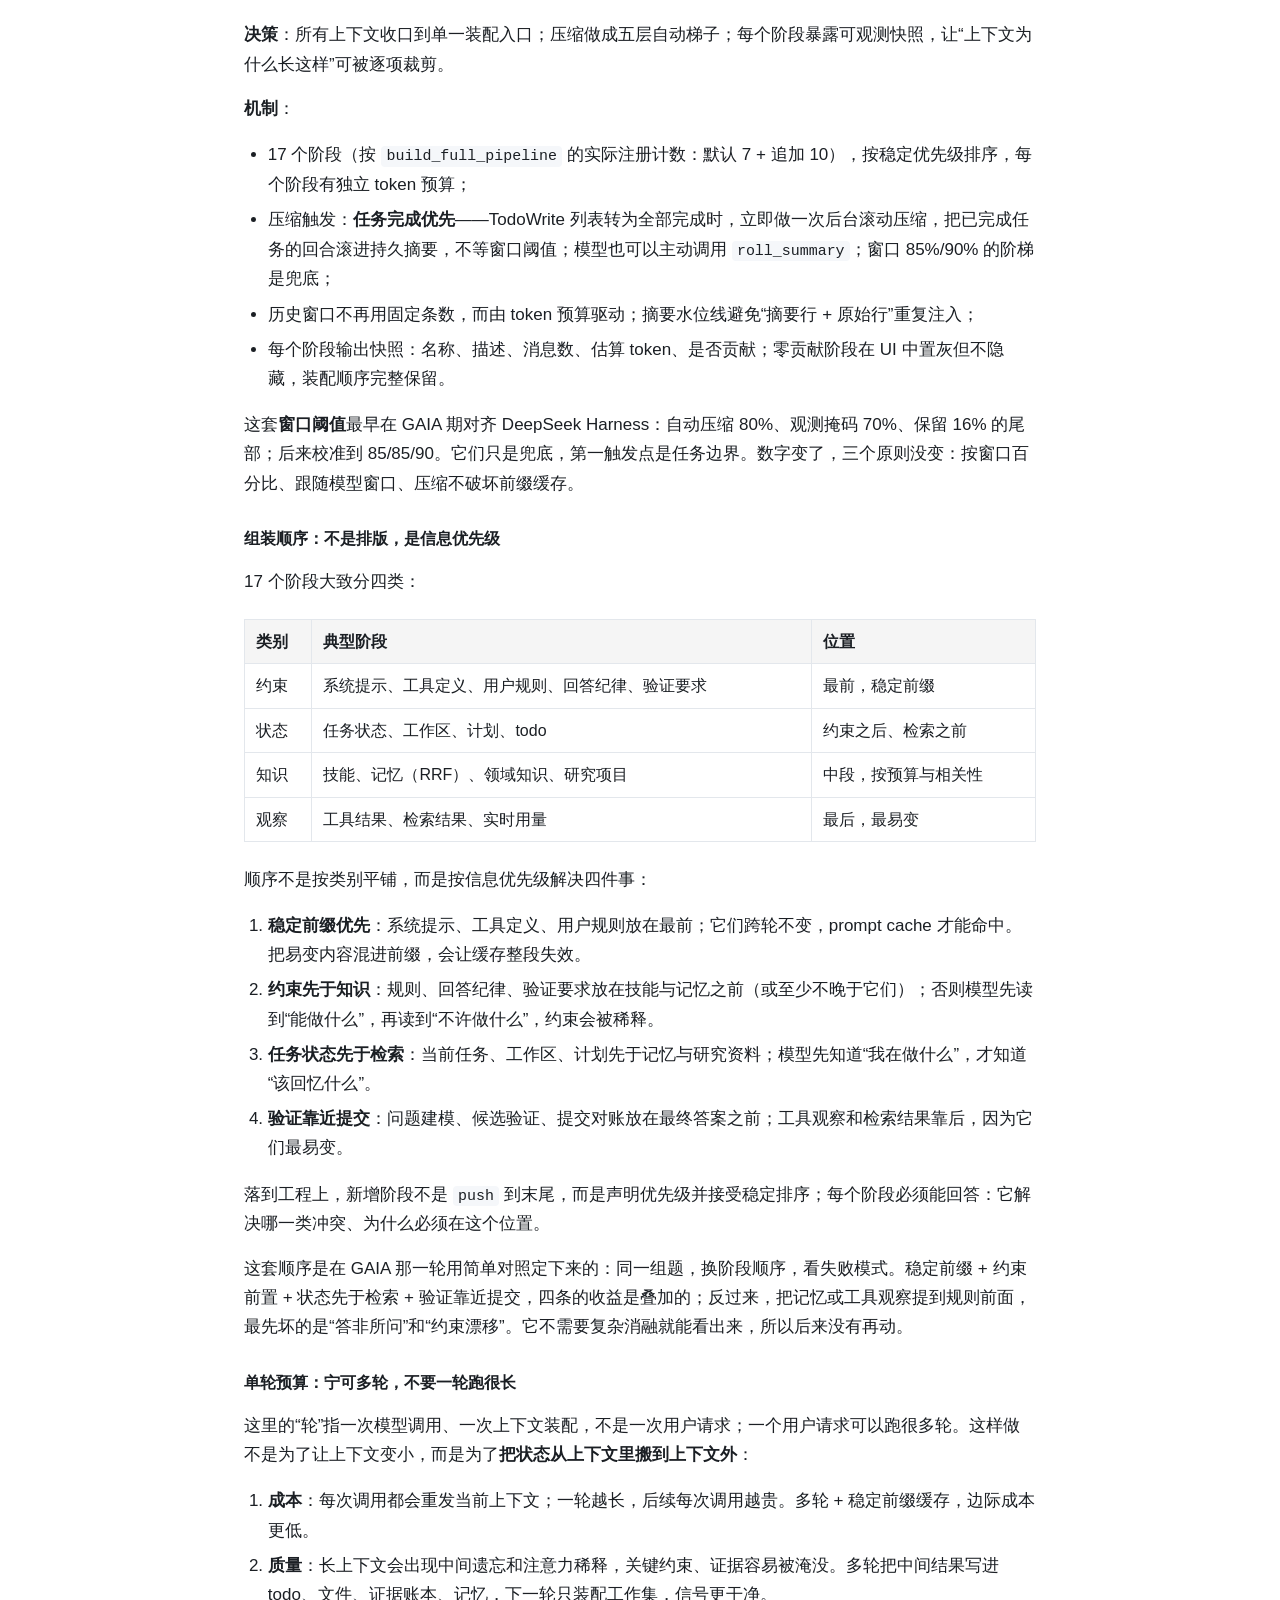
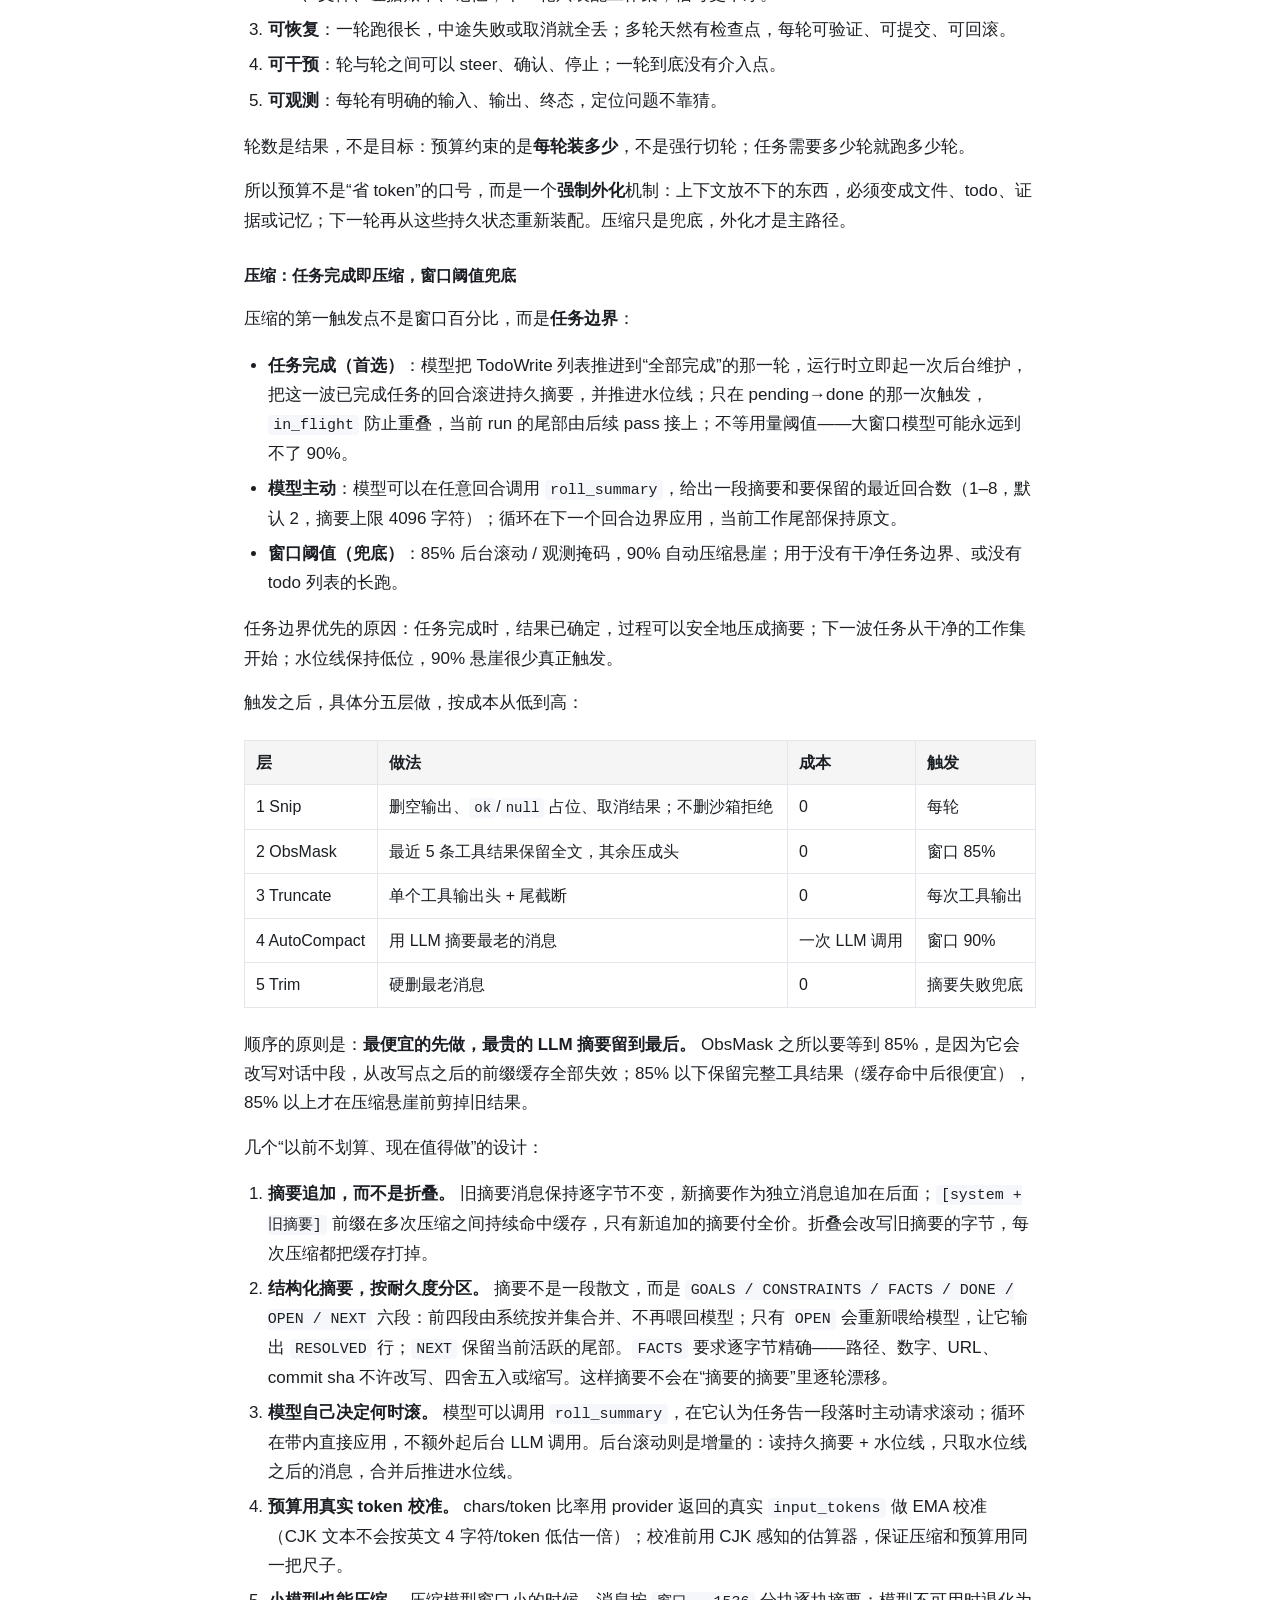
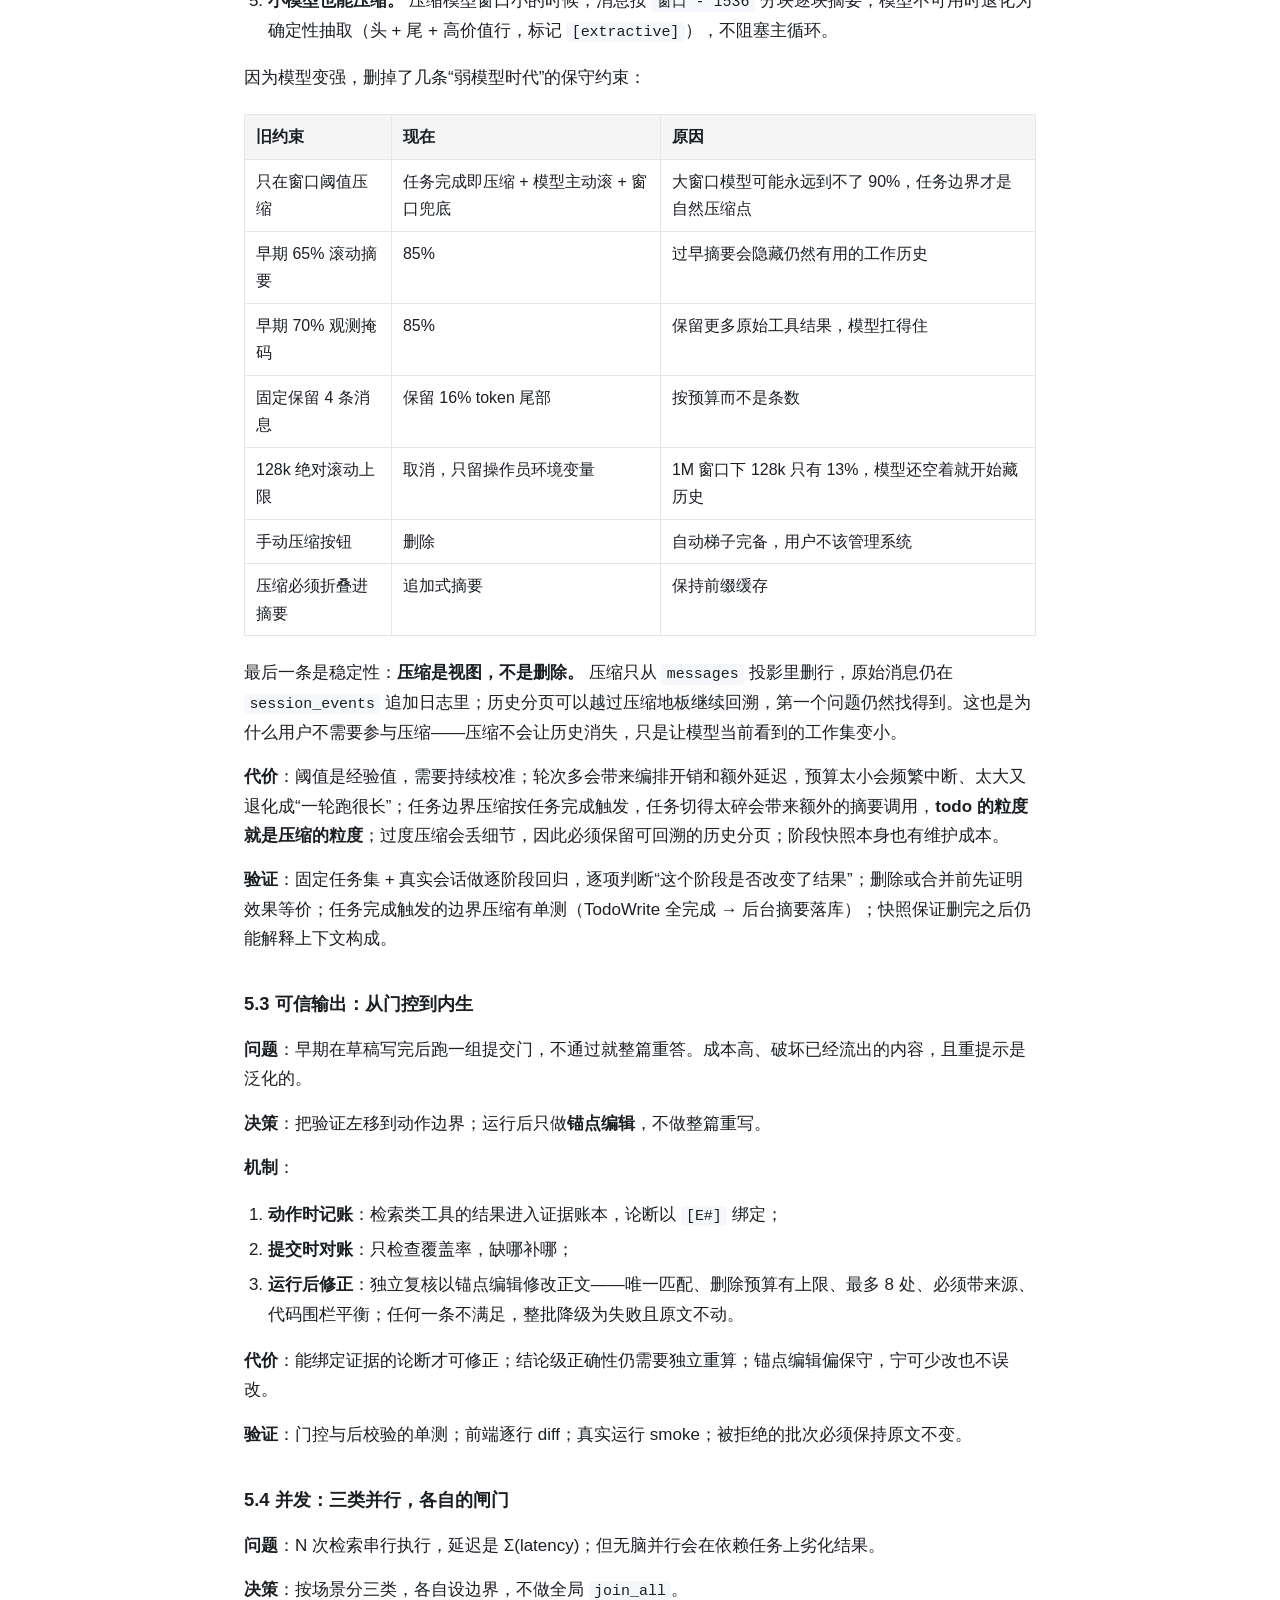
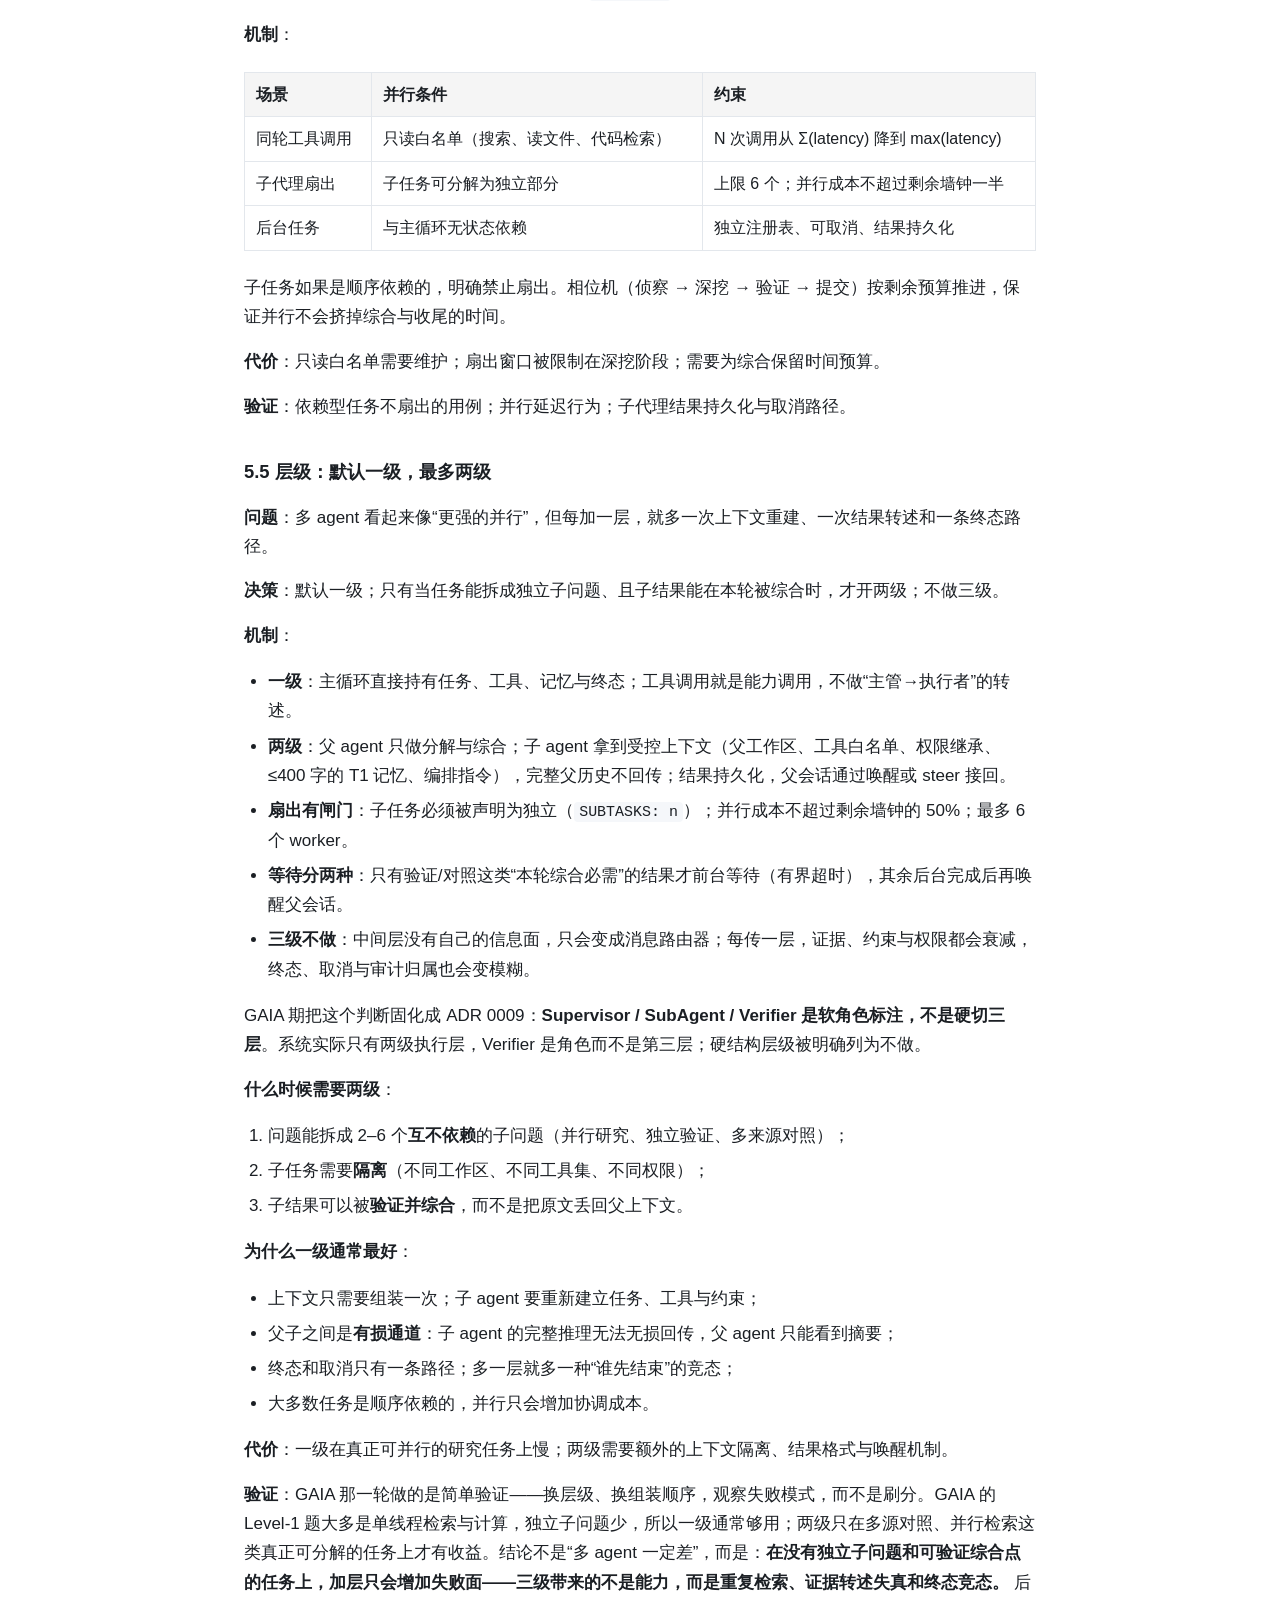
<file: zh/from-expansion-to-convergence.html>
<!doctype html>
<html lang="zh-CN">
<head>
  <meta charset="utf-8">
  <meta name="viewport" content="width=device-width, initial-scale=1">
  <title>从展开到收束：一个通用 Agent 运行时的架构演进 — DeepSpace Articles</title>
  <meta name="description" content="一个通用 Agent 运行时如何从能力展开走向系统收束：薄界面厚能力、单一事实源、五层压缩、基于证据的验证。">
  <link rel="stylesheet" href="../styles.css">
</head>
<body>
  <header class="site-header">
    <a class="brand" href="../index.html">DeepSpace Articles</a>
    <nav>
      <a href="../index.html">All articles</a>
      <a href="https://github.com/wwkkyy0325">GitHub</a>
    </nav>
  </header>
  <main class="article">
    <h1>从展开到收束：一个通用 Agent 运行时的架构演进</h1>
    <div class="article-meta">
      <span>2026-10</span>
      <a href="../en/from-expansion-to-convergence.html">English</a>
      <a href="https://github.com/wwkkyy0325">GitHub</a>
    </div>
<h2 id="agent">——薄界面、厚能力：agent 原生软件的设计与收束</h2>
<blockquote>
<p>版本：2026-10 · 体裁：架构演化 + 设计哲学 + 可检索的工程记录
适合读者：agent 运行时 / AI Infra / 后端架构 / 产品技术负责人</p>
</blockquote>
<hr>
<h2 id="_1">一句话结论</h2>
<p><strong>把用户面压到最薄，把能力面做厚。</strong> 用户只表达意图、只看见状态；agent 直接调用结构化能力，不为“看懂界面”付出额外代价。本文记录一个运行时按这条原则演化、收束的全过程。</p>
<hr>
<h2 id="_2">快速导读</h2>
<h3 id="3">如果你只有 3 分钟（非本领域读者）</h3>
<ul>
<li><strong>传统软件</strong>：功能 = 按钮。用户要学习界面，记住路径，理解术语。</li>
<li><strong>agent 原生软件</strong>：功能 = 接口。用户只说目标；界面只负责“表达意图”和“看见状态”。</li>
<li><strong>难点不在接模型</strong>，而在三件事：状态别乱、上下文别炸、答案别假。</li>
<li>本文讲的是：一个系统怎么把这三件事变成机制，而不是变成用户的设置项。</li>
</ul>
<p>一个类比：餐厅。顾客只看菜单（<strong>薄界面</strong>）；后厨有一整套标准化流程（<strong>厚能力</strong>）。好的设计不是把后厨开放给顾客，也不是让顾客自己炒菜，而是让“点单”足够简单、“出餐”足够可靠。agent 时代的软件，就是把“后厨”做成 agent 能直接调用的接口，而不是让它透过窗口猜厨师在干什么。</p>
<h3 id="_3">如果你要解决具体问题</h3>
<table>
<thead>
<tr>
<th>你正在遇到的问题</th>
<th>去哪一节</th>
</tr>
</thead>
<tbody>
<tr>
<td>实时视图和刷新后的历史不一致</td>
<td>4.2、5.7、6.2</td>
</tr>
<tr>
<td>上下文越跑越长、成本失控</td>
<td>5.2</td>
</tr>
<tr>
<td>为什么宁可多轮，而不是一轮跑很长</td>
<td>5.2</td>
</tr>
<tr>
<td>压缩/摘要如何做到零用户参与</td>
<td>5.2</td>
</tr>
<tr>
<td>模型答得“像真的”但拿不出证据</td>
<td>5.3</td>
</tr>
<tr>
<td>工具调用串行太慢</td>
<td>5.4</td>
</tr>
<tr>
<td>不知道该用几层 agent、多 agent 怎么拆</td>
<td>5.5</td>
</tr>
<tr>
<td>本地模型能不能当 agent 思考层</td>
<td>1.4</td>
</tr>
<tr>
<td>长任务卡死、终态丢失</td>
<td>5.1、5.7</td>
</tr>
<tr>
<td>想让 agent 直接操作软件，而不是点 UI</td>
<td>1、5.8</td>
</tr>
<tr>
<td>记忆怎么分层、如何防止跨会话污染</td>
<td>5.9</td>
</tr>
<tr>
<td>想删功能但怕删错</td>
<td>7、9</td>
</tr>
<tr>
<td>大文件/大函数重构不敢动</td>
<td>6</td>
</tr>
<tr>
<td>想设计一套能自我管理的系统</td>
<td>1.3、5.2、5.6</td>
</tr>
</tbody>
</table>
<h3 id="_4">如果你只记住三句话</h3>
<ol>
<li><strong>用户不管理系统</strong>；需要用户管理的设计，都是机制没做完。</li>
<li><strong>深层接口是给 agent 的，不是给用户的</strong>；它必须结构化、语义化、零额外代价。</li>
<li><strong>一致性先于功能</strong>；没有单一事实源，功能越多越乱。</li>
</ol>
<h3 id="_5">本文的组织约定</h3>
<p>第 5 节的每个设计都按同一结构书写：<strong>问题 → 决策 → 机制 → 代价 → 验证</strong>。这样人可以从任意一节读起，机器也可以按字段抽取、复用。附录 B 是面向检索的索引与可复用清单。</p>
<hr>
<h2 id="_6">摘要</h2>
<p>通用 agent 运行时的工程难点不在单次模型调用，而在长时间运行中的三件事：状态在实时视图、刷新与重连之间保持一致；上下文成本随会话增长而失控；模型输出必须被当作不可信输入来对账。本文介绍一个单人完成的通用 agent 运行时的架构与演进，并把它背后的设计哲学概括为「薄界面、厚能力」：人类面只保留意图表达与状态可见，能力面以结构化接口暴露给 agent，且不要求 agent 为“使用软件”付出额外代价；思考层放在云端，设备侧只保留必要的本地能力。</p>
<p>系统经历能力展开、一致性危机、系统收束三个阶段。最终形态把验证从“提交门”搬到工具边界，把上下文压缩从用户按钮变成五层自动梯子，把两套流式协议收敛为一套类型化事件契约，并把 agent 层级收敛为默认一级、最多两级。本文重点讨论三类特大重构（后端、中间层、前端）的判据与做法，以及由真实事故驱动出的可靠性机制。</p>
<p><strong>关键词</strong>：agent 运行时；薄界面厚能力；事件溯源；上下文工程；可信输出；重构方法</p>
<hr>
<h2 id="1">1. 引言：软件的第一使用者正在变化</h2>
<h3 id="11">1.1 一个判断</h3>
<p>过去，软件的第一使用者是人：人通过界面完成操作，API 是给开发者集成用的附属品。</p>
<p>现在正在发生的变化是：<strong>软件的第一使用者逐渐变成 agent</strong>。人不再逐步操作软件，而是表达目标；agent 理解目标、选择能力、执行、汇报。界面从“操作面板”退化为两件事：</p>
<ul>
<li><strong>意图入口</strong>：让人把目标说清楚；</li>
<li><strong>状态出口</strong>：让人知道现在发生了什么、要不要介入。</li>
</ul>
<p>这不是“在软件里加一个聊天框”。聊天框只是表面；真正要改的是<strong>能力如何被暴露</strong>。</p>
<h3 id="12">1.2 薄界面、厚能力</h3>
<p>由此得到一条设计原则：</p>
<blockquote>
<p><strong>表层给人，越薄越好；深层给 agent，越厚越好。</strong></p>
</blockquote>
<ul>
<li><strong>薄界面</strong>：人类只需要表达意图、看见状态、做必要确认。每多一个设置项、每多一步向导，都是设计债。</li>
<li><strong>厚能力</strong>：每个能力都应该有名字、参数结构、返回结构、错误码、权限位、审计记录，能被组合、能被取消、能被重放。</li>
</ul>
<p>关键约束是：<strong>深层接口不能让 agent 付出额外代价。</strong></p>
<p>具体来说：</p>
<ul>
<li>不能让 agent <strong>看截图、猜坐标</strong>——那是把人类界面反解析成机器接口，成本高、脆弱、且随界面变化而失效；</li>
<li>不能让 agent <strong>拼 shell 字符串</strong>——自然语言进 shell 既是安全问题，也是解析负担；</li>
<li>不能让 agent <strong>解析人类文案来推断状态</strong>——状态必须是结构化的数据，不是“界面上写着运行中”。</li>
</ul>
<p>一句话：<strong>界面是给人看的，接口是给 agent 用的；两者可以共享同一套能力，但不能让 agent 走人的通道。</strong></p>
<h3 id="13">1.3 三条设计推论</h3>
<p>从这条原则可以推出三条可执行的约束：</p>
<table>
<thead>
<tr>
<th>编号</th>
<th>推论</th>
<th>含义</th>
</tr>
</thead>
<tbody>
<tr>
<td><strong>P1</strong></td>
<td>用户不管理系统</td>
<td>压缩、思考强度、恢复、验证都应自动；设置项是机制缺失的补丁</td>
</tr>
<tr>
<td><strong>P2</strong></td>
<td>能力以接口暴露</td>
<td>每个能力有 schema、错误码、权限位、审计；不以“按钮位置”表达</td>
</tr>
<tr>
<td><strong>P3</strong></td>
<td>系统承担验证与恢复</td>
<td>用户不该判断“它做对了吗”；系统给出证据、可回滚修正</td>
</tr>
</tbody>
</table>
<p>P1 最容易被低估。它意味着每次讨论“要不要加个开关”，默认答案是否定的；只有当机制无法覆盖时才允许出现旋钮，而且旋钮必须能被自动路径取代。</p>
<h3 id="14-14b-agent">1.4 一个提醒：14B 以下不要放在 agent 的思考层</h3>
<p>这一条是踩过坑之后的结论，不是模型鄙视链。</p>
<p><strong>以我们的经验，14B 以下的本地模型不能拿来当 agent 的思考层。</strong> 它在单轮问答上可能像模像样，但一旦进入多步工具调用，问题会成倍放大：</p>
<ul>
<li>工具名和参数格式错误率上升；</li>
<li>计划保持不住，做着做着跑偏；</li>
<li>长上下文里关键约束被忘掉；</li>
<li>一次错误调用会引出更长的重试链，最后比直接调云端贵得多。</li>
</ul>
<p>14B 是“能跑”的下限，不是“能长期跑”的推荐值。把这条写下来，是为了让后来的人少走一遍弯路：<strong>先别在本地小模型上雕 agent 的思考层，先把流程和工具链跑通。</strong></p>
<p><strong>本地和云端不是同一类工具。</strong> 本地模型在速度、有效上下文、工具调用可靠性、长任务稳定性上都有明显差距；云端的单次价格还在下降、质量还在上升。把本地 7B/14B 和云端主力模型放在一起比“性价比”，通常只比了显存和电费，没算上失败重试、调试时间、上下文长度和用户体验。</p>
<p>本地仍然有价值，但位置不同：</p>
<table>
<thead>
<tr>
<th>位置</th>
<th>适合本地</th>
<th>原因</th>
</tr>
</thead>
<tbody>
<tr>
<td>语音识别</td>
<td>是</td>
<td>隐私、离线、延迟敏感；SenseVoice 随包分发</td>
</tr>
<tr>
<td>嵌入 / 分类 / 预处理</td>
<td>可选</td>
<td>窄任务、可离线；向量召回默认关闭</td>
</tr>
<tr>
<td>agent 的思考层</td>
<td>否（14B 以下）</td>
<td>多步规划与工具调用会被错误放大</td>
</tr>
<tr>
<td>长任务主力</td>
<td>否</td>
<td>有效上下文、稳定性、成本都不占优</td>
</tr>
</tbody>
</table>
<p>这不是“本地永无机会”，而是：<strong>在 agent 的思考层这个位置上，本地小模型现在还不是一个划算的选择。</strong> 云端模型价格越来越低、质量越来越高，这个判断只会更强。</p>
<h3 id="15-ui-agent">1.5 一个反例：把 UI 自动化当 agent 接口</h3>
<p>“让 agent 看屏幕、点按钮”看起来很通用，实际上是让 agent 走人的通道：</p>
<ul>
<li>分辨率、动画、遮挡、延迟、主题变化，都会变成 agent 的维护成本；</li>
<li>每一步都要视觉识别，token 与延迟远高于一次结构化调用；</li>
<li>界面是给人优化的，不是给机器解析的，语义信息在视觉层已经丢失。</li>
</ul>
<p>正确方向是<strong>语义化入口</strong>：组件树、能力 API、结构化状态。界面只是能力的一种投影，不是能力本身。</p>
<p>这也解释了为什么“深层接口零额外代价”是硬约束，而不是优化项：如果 agent 每次使用软件都要先“看懂界面”，那它就没有真正获得能力。</p>
<h3 id="16">1.6 本文贡献</h3>
<ul>
<li>描述一个五层、二十余个 crate 的 agent 运行时，及其三个数据面（事件、上下文、能力）的收口方式。</li>
<li>给出三次架构收束的决策与反转，包括一次被明确记录为反例的双协议决策。</li>
<li>总结三类特大重构的可操作判据：后端的行为保持、中间层的契约先行、前端的黄金母本。</li>
<li>给出一套事故驱动的可靠性机制，以及上下文逐阶段裁剪的方法。</li>
<li>给出 agent 层级的判断规则（默认一级、最多两级）与上下文组装的四条顺序原则。</li>
<li>把所有设计收敛到一条可复用的原则：<strong>薄界面、厚能力，且 agent 不为接口付额外代价</strong>。</li>
</ul>
<hr>
<h2 id="2-agent">2. 问题：agent 原生软件的三类默认失败</h2>
<p>一个能连续运行数小时的 agent，本质上是一个<strong>有状态的长事务服务</strong>。它同时面对三类失败：</p>
<ol>
<li><strong>一致性失败</strong>：流式视图、刷新后的历史、断线重连后的快照，三者对同一轮对话给出不同答案。</li>
<li><strong>成本失败</strong>：上下文随轮次线性增长，直到模型窗口或账单先崩溃。</li>
<li><strong>可信失败</strong>：模型声称做了某件事，但证据链并不存在；验证发生在草稿写完之后，只能整篇重答。</li>
</ol>
<p>大多数 agent 项目在 demo 阶段绕开了这三类问题；一旦进入日常使用，它们会以“卡住”“刷新后答案没了”“答非所问”的形式集中爆发。本文讨论的正是一个系统如何从“能跑”走到“敢每天用”。</p>
<hr>
<h2 id="3_1">3. 系统总览</h2>
<h3 id="31">3.1 分层</h3>
<pre><code>kernel/    共享类型、上下文协议、遥测、会话模型
infra/     数据库、沙箱、网络、MCP、知识、向量、更新、能力探针
app/       agent 循环、服务端、工作流、A2A、IM、调度中心
adapters/  第一方平台适配器（注册进适配器表）
tools/     独立的搜索/浏览/打包工具
</code></pre>
<p>依赖方向严格单向：<code>kernel ← infra ← app ← adapters/tools</code>。服务端只做组装，不允许反向依赖；后期专门修过一轮“编排层反向依赖路由层”的倒挂，把卡生命周期、会话设置、发现配置下沉回编排层。</p>
<h3 id="32">3.2 三个数据面</h3>
<table>
<thead>
<tr>
<th>面</th>
<th>单一入口</th>
<th>职责</th>
</tr>
</thead>
<tbody>
<tr>
<td><strong>事件面</strong></td>
<td>会话总线（单调序号 + 环形缓冲 + 增量 fold）</td>
<td>运行状态、UI 渲染、重连快照的唯一真相</td>
</tr>
<tr>
<td><strong>上下文面</strong></td>
<td>单一装配入口 + 阶段流水线</td>
<td>所有上下文只从这里进入模型</td>
</tr>
<tr>
<td><strong>能力面</strong></td>
<td>工具注册表 + 贡献注册表</td>
<td>工具、技能、工作流、MCP、通道统一接入</td>
</tr>
</tbody>
</table>
<p><strong>单一事实源</strong>不是口号，而是可检查的结构约束：同一份状态不允许出现第二个写入口；两套实现（Rust 服务端与 TypeScript 前端）必须共用同一套折叠规则，并用同一组 fixture 断言。</p>
<h3 id="33">3.3 主链路</h3>
<pre><code>前端（编译进服务端二进制）
  → HTTP/SSE
  → 服务端 flow（命令分发 / 上下文装配 / 事件泵 / 收尾）
  → agent 循环（observe → solve → act → converge → close）
  → 工具 / 沙箱 / 子代理池
</code></pre>
<p>移动端不在主链路中，只是把同一个核心宿主进系统级应用——<strong>是宿主形态，不是架构分叉</strong>。</p>
<hr>
<h2 id="4">4. 演进：三次收束</h2>
<h3 id="41-12">4.1 第一段：能力展开（第 1–2 周）</h3>
<p>从零建立 workspace，先落数据模型与 trait 边界，再实现 ReAct 循环、权限代理、沙箱、记忆与上下文阶段。这一阶段的策略是<strong>先展开</strong>：把能想到的能力面都铺出来，允许重复与粗糙。</p>
<p>事后看，这一步最重要的产出不是功能，而是<strong>边界</strong>：工具 trait、上下文阶段 trait、事件契约、数据库接口。边界一旦稳定，后续所有重构都有落脚点。</p>
<h3 id="42-36">4.2 第二段：产品化与一致性危机（第 3–6 周）</h3>
<p>系统开始被真实使用后，问题从“功能缺失”转向“状态不一致”。典型症状：</p>
<ul>
<li>流式期间看到的内容，刷新后消失；</li>
<li>同一轮的工具卡片在实时视图和历史视图里数量不同；</li>
<li>断线重连后，终态事件丢失或重复。</li>
</ul>
<p>根因是同时存在<strong>两套流式协议</strong>和<strong>两套折叠实现</strong>。引入第二套协议时的理由是“字节兼容”，但代价是此后每次修复都要在两条链路上各做一遍，且两边行为逐渐分叉。</p>
<p>这一阶段最值得记录的不是修了多少 bug，而是<strong>承认双协议是错误决策</strong>，并规划一次彻底替换。</p>
<h3 id="43-713">4.3 第三段：系统收束（第 7–13 周）</h3>
<p>收束以“单一事实源”为原则，分四步：</p>
<ol>
<li><strong>删协议</strong>：两套流式协议收敛为一套类型化事件契约，旧帧格式在一个发布窗内双解析后删除。</li>
<li><strong>删能力面</strong>：角色/人格栈、跨机 UI 中继、插件舰队、手动压缩按钮、零消费路由与幽灵阶段集中退役。</li>
<li><strong>重构骨架</strong>：两千行的流程函数拆成生命周期段；八十个扁平状态字段按域收敛。</li>
<li><strong>换前端</strong>：旧前端冻结为黄金母本，新前端分批追平后接管出货。</li>
</ol>
<p>转折点的判据很朴素：<strong>一致性类缺陷是否断崖式下降</strong>。删除第二套协议后，这类缺陷从“每天都有”降到“偶发且可定位”。</p>
<h3 id="44">4.4 决策与反转</h3>
<table>
<thead>
<tr>
<th>决策</th>
<th>当时的理由</th>
<th>事后判定</th>
</tr>
</thead>
<tbody>
<tr>
<td>引入第二套流协议并保留旧编码器</td>
<td>字节兼容、渐进迁移</td>
<td><strong>反例</strong>：双份实现导致重复修复与行为分叉</td>
</tr>
<tr>
<td>删除第二套协议，建立总线 + 序号 + 权威视图</td>
<td>单一事实源</td>
<td>全局转折点</td>
</tr>
<tr>
<td>手动压缩按钮退役</td>
<td>五层自动梯子已覆盖</td>
<td>正确：减少用户心智负担</td>
</tr>
<tr>
<td>跨机 UI 中继退役，协议只承载通信</td>
<td>职责单一</td>
<td>正确：减少跨机状态耦合</td>
</tr>
<tr>
<td>手机端改为系统级宿主</td>
<td>权限与能力上限</td>
<td>正确：把运行时与形态解耦</td>
</tr>
<tr>
<td>深层能力以接口暴露，不以 UI 自动化暴露</td>
<td>agent 零额外代价</td>
<td>本项目的长期主线</td>
</tr>
</tbody>
</table>
<hr>
<h2 id="5">5. 关键设计</h2>
<blockquote>
<p>每节按 <strong>问题 → 决策 → 机制 → 代价 → 验证</strong> 组织。</p>
</blockquote>
<h3 id="51">5.1 可靠性：以总线作为存活信号</h3>
<p><strong>问题</strong>：一次真实故障中，数据库工作线程被慢查询拖住；运行已经结束，但终态事件写不进数据库，客户端永远停在“运行中”。</p>
<p><strong>决策</strong>：不要给数据库加超时了事，而是换一个<strong>在数据库阻塞时仍然可用的存活信号</strong>——会话总线。看门狗负责检测，不自动 kill；是否恢复由人决定。</p>
<p><strong>机制</strong>：</p>
<ul>
<li>总线记录最后一次发布事件的时刻；看门狗每 30 秒扫描，静默超过阈值（默认 900 秒）的运行被取消并收到错误事件；</li>
<li>停在等待用户输入/确认的运行被跳过，避免误杀；</li>
<li>取消信号同时到达模型提供方、沙箱与进程树；</li>
<li>命令退出后若后台子进程仍持有输出管道，等待 2 秒后放弃排空，用已收集输出返回；</li>
<li>人工输入停放有 24 小时上限，到期持久化系统说明并收敛为断开；</li>
<li>提供方连续失败 5 次后熔断 30 秒，避免拖垮进程。</li>
</ul>
<p><strong>代价</strong>：策略是“检测 + 人工恢复”，不是全自动；看门狗无法中断一条已经卡住的 SQLite 语句（该层没有逐语句超时），只能保证系统知道它卡住了。</p>
<p><strong>验证</strong>：单元测试覆盖“静默运行被取消并收到错误事件”和“停在 ask_user 的运行不被误杀”；真实事故复现后复查健康端点和调试日志。</p>
<h3 id="52">5.2 上下文：统一入口、分阶段预算、五层压缩</h3>
<p><strong>问题</strong>：上下文随轮次线性增长；此前把“压缩”做成按钮，等于把系统该做的判断转嫁给用户。</p>
<p><strong>决策</strong>：所有上下文收口到单一装配入口；压缩做成五层自动梯子；每个阶段暴露可观测快照，让“上下文为什么长这样”可被逐项裁剪。</p>
<p><strong>机制</strong>：</p>
<ul>
<li>17 个阶段（按 <code>build_full_pipeline</code> 的实际注册计数：默认 7 + 追加 10），按稳定优先级排序，每个阶段有独立 token 预算；</li>
<li>压缩触发：<strong>任务完成优先</strong>——TodoWrite 列表转为全部完成时，立即做一次后台滚动压缩，把已完成任务的回合滚进持久摘要，不等窗口阈值；模型也可以主动调用 <code>roll_summary</code>；窗口 85%/90% 的阶梯是兜底；</li>
<li>历史窗口不再用固定条数，而由 token 预算驱动；摘要水位线避免“摘要行 + 原始行”重复注入；</li>
<li>每个阶段输出快照：名称、描述、消息数、估算 token、是否贡献；零贡献阶段在 UI 中置灰但不隐藏，装配顺序完整保留。</li>
</ul>
<p>这套<strong>窗口阈值</strong>最早在 GAIA 期对齐 DeepSeek Harness：自动压缩 80%、观测掩码 70%、保留 16% 的尾部；后来校准到 85/85/90。它们只是兜底，第一触发点是任务边界。数字变了，三个原则没变：按窗口百分比、跟随模型窗口、压缩不破坏前缀缓存。</p>
<h4 id="_7">组装顺序：不是排版，是信息优先级</h4>
<p>17 个阶段大致分四类：</p>
<table>
<thead>
<tr>
<th>类别</th>
<th>典型阶段</th>
<th>位置</th>
</tr>
</thead>
<tbody>
<tr>
<td>约束</td>
<td>系统提示、工具定义、用户规则、回答纪律、验证要求</td>
<td>最前，稳定前缀</td>
</tr>
<tr>
<td>状态</td>
<td>任务状态、工作区、计划、todo</td>
<td>约束之后、检索之前</td>
</tr>
<tr>
<td>知识</td>
<td>技能、记忆（RRF）、领域知识、研究项目</td>
<td>中段，按预算与相关性</td>
</tr>
<tr>
<td>观察</td>
<td>工具结果、检索结果、实时用量</td>
<td>最后，最易变</td>
</tr>
</tbody>
</table>
<p>顺序不是按类别平铺，而是按信息优先级解决四件事：</p>
<ol>
<li><strong>稳定前缀优先</strong>：系统提示、工具定义、用户规则放在最前；它们跨轮不变，prompt cache 才能命中。把易变内容混进前缀，会让缓存整段失效。</li>
<li><strong>约束先于知识</strong>：规则、回答纪律、验证要求放在技能与记忆之前（或至少不晚于它们）；否则模型先读到“能做什么”，再读到“不许做什么”，约束会被稀释。</li>
<li><strong>任务状态先于检索</strong>：当前任务、工作区、计划先于记忆与研究资料；模型先知道“我在做什么”，才知道“该回忆什么”。</li>
<li><strong>验证靠近提交</strong>：问题建模、候选验证、提交对账放在最终答案之前；工具观察和检索结果靠后，因为它们最易变。</li>
</ol>
<p>落到工程上，新增阶段不是 <code>push</code> 到末尾，而是声明优先级并接受稳定排序；每个阶段必须能回答：它解决哪一类冲突、为什么必须在这个位置。</p>
<p>这套顺序是在 GAIA 那一轮用简单对照定下来的：同一组题，换阶段顺序，看失败模式。稳定前缀 + 约束前置 + 状态先于检索 + 验证靠近提交，四条的收益是叠加的；反过来，把记忆或工具观察提到规则前面，最先坏的是“答非所问”和“约束漂移”。它不需要复杂消融就能看出来，所以后来没有再动。</p>
<h4 id="_8">单轮预算：宁可多轮，不要一轮跑很长</h4>
<p>这里的“轮”指一次模型调用、一次上下文装配，不是一次用户请求；一个用户请求可以跑很多轮。这样做不是为了让上下文变小，而是为了<strong>把状态从上下文里搬到上下文外</strong>：</p>
<ol>
<li><strong>成本</strong>：每次调用都会重发当前上下文；一轮越长，后续每次调用越贵。多轮 + 稳定前缀缓存，边际成本更低。</li>
<li><strong>质量</strong>：长上下文会出现中间遗忘和注意力稀释，关键约束、证据容易被淹没。多轮把中间结果写进 todo、文件、证据账本、记忆，下一轮只装配工作集，信号更干净。</li>
<li><strong>可恢复</strong>：一轮跑很长，中途失败或取消就全丢；多轮天然有检查点，每轮可验证、可提交、可回滚。</li>
<li><strong>可干预</strong>：轮与轮之间可以 steer、确认、停止；一轮到底没有介入点。</li>
<li><strong>可观测</strong>：每轮有明确的输入、输出、终态，定位问题不靠猜。</li>
</ol>
<p>轮数是结果，不是目标：预算约束的是<strong>每轮装多少</strong>，不是强行切轮；任务需要多少轮就跑多少轮。</p>
<p>所以预算不是“省 token”的口号，而是一个<strong>强制外化</strong>机制：上下文放不下的东西，必须变成文件、todo、证据或记忆；下一轮再从这些持久状态重新装配。压缩只是兜底，外化才是主路径。</p>
<h4 id="_9">压缩：任务完成即压缩，窗口阈值兜底</h4>
<p>压缩的第一触发点不是窗口百分比，而是<strong>任务边界</strong>：</p>
<ul>
<li><strong>任务完成（首选）</strong>：模型把 TodoWrite 列表推进到“全部完成”的那一轮，运行时立即起一次后台维护，把这一波已完成任务的回合滚进持久摘要，并推进水位线；只在 pending→done 的那一次触发，<code>in_flight</code> 防止重叠，当前 run 的尾部由后续 pass 接上；不等用量阈值——大窗口模型可能永远到不了 90%。</li>
<li><strong>模型主动</strong>：模型可以在任意回合调用 <code>roll_summary</code>，给出一段摘要和要保留的最近回合数（1–8，默认 2，摘要上限 4096 字符）；循环在下一个回合边界应用，当前工作尾部保持原文。</li>
<li><strong>窗口阈值（兜底）</strong>：85% 后台滚动 / 观测掩码，90% 自动压缩悬崖；用于没有干净任务边界、或没有 todo 列表的长跑。</li>
</ul>
<p>任务边界优先的原因：任务完成时，结果已确定，过程可以安全地压成摘要；下一波任务从干净的工作集开始；水位线保持低位，90% 悬崖很少真正触发。</p>
<p>触发之后，具体分五层做，按成本从低到高：</p>
<table>
<thead>
<tr>
<th>层</th>
<th>做法</th>
<th>成本</th>
<th>触发</th>
</tr>
</thead>
<tbody>
<tr>
<td>1 Snip</td>
<td>删空输出、<code>ok</code>/<code>null</code> 占位、取消结果；不删沙箱拒绝</td>
<td>0</td>
<td>每轮</td>
</tr>
<tr>
<td>2 ObsMask</td>
<td>最近 5 条工具结果保留全文，其余压成头</td>
<td>0</td>
<td>窗口 85%</td>
</tr>
<tr>
<td>3 Truncate</td>
<td>单个工具输出头 + 尾截断</td>
<td>0</td>
<td>每次工具输出</td>
</tr>
<tr>
<td>4 AutoCompact</td>
<td>用 LLM 摘要最老的消息</td>
<td>一次 LLM 调用</td>
<td>窗口 90%</td>
</tr>
<tr>
<td>5 Trim</td>
<td>硬删最老消息</td>
<td>0</td>
<td>摘要失败兜底</td>
</tr>
</tbody>
</table>
<p>顺序的原则是：<strong>最便宜的先做，最贵的 LLM 摘要留到最后。</strong> ObsMask 之所以要等到 85%，是因为它会改写对话中段，从改写点之后的前缀缓存全部失效；85% 以下保留完整工具结果（缓存命中后很便宜），85% 以上才在压缩悬崖前剪掉旧结果。</p>
<p>几个“以前不划算、现在值得做”的设计：</p>
<ol>
<li><strong>摘要追加，而不是折叠。</strong> 旧摘要消息保持逐字节不变，新摘要作为独立消息追加在后面；<code>[system + 旧摘要]</code> 前缀在多次压缩之间持续命中缓存，只有新追加的摘要付全价。折叠会改写旧摘要的字节，每次压缩都把缓存打掉。</li>
<li><strong>结构化摘要，按耐久度分区。</strong> 摘要不是一段散文，而是 <code>GOALS / CONSTRAINTS / FACTS / DONE / OPEN / NEXT</code> 六段：前四段由系统按并集合并、不再喂回模型；只有 <code>OPEN</code> 会重新喂给模型，让它输出 <code>RESOLVED</code> 行；<code>NEXT</code> 保留当前活跃的尾部。<code>FACTS</code> 要求逐字节精确——路径、数字、URL、commit sha 不许改写、四舍五入或缩写。这样摘要不会在“摘要的摘要”里逐轮漂移。</li>
<li><strong>模型自己决定何时滚。</strong> 模型可以调用 <code>roll_summary</code>，在它认为任务告一段落时主动请求滚动；循环在带内直接应用，不额外起后台 LLM 调用。后台滚动则是增量的：读持久摘要 + 水位线，只取水位线之后的消息，合并后推进水位线。</li>
<li><strong>预算用真实 token 校准。</strong> chars/token 比率用 provider 返回的真实 <code>input_tokens</code> 做 EMA 校准（CJK 文本不会按英文 4 字符/token 低估一倍）；校准前用 CJK 感知的估算器，保证压缩和预算用同一把尺子。</li>
<li><strong>小模型也能压缩。</strong> 压缩模型窗口小的时候，消息按 <code>窗口 - 1536</code> 分块逐块摘要；模型不可用时退化为确定性抽取（头 + 尾 + 高价值行，标记 <code>[extractive]</code>），不阻塞主循环。</li>
</ol>
<p>因为模型变强，删掉了几条“弱模型时代”的保守约束：</p>
<table>
<thead>
<tr>
<th>旧约束</th>
<th>现在</th>
<th>原因</th>
</tr>
</thead>
<tbody>
<tr>
<td>只在窗口阈值压缩</td>
<td>任务完成即压缩 + 模型主动滚 + 窗口兜底</td>
<td>大窗口模型可能永远到不了 90%，任务边界才是自然压缩点</td>
</tr>
<tr>
<td>早期 65% 滚动摘要</td>
<td>85%</td>
<td>过早摘要会隐藏仍然有用的工作历史</td>
</tr>
<tr>
<td>早期 70% 观测掩码</td>
<td>85%</td>
<td>保留更多原始工具结果，模型扛得住</td>
</tr>
<tr>
<td>固定保留 4 条消息</td>
<td>保留 16% token 尾部</td>
<td>按预算而不是条数</td>
</tr>
<tr>
<td>128k 绝对滚动上限</td>
<td>取消，只留操作员环境变量</td>
<td>1M 窗口下 128k 只有 13%，模型还空着就开始藏历史</td>
</tr>
<tr>
<td>手动压缩按钮</td>
<td>删除</td>
<td>自动梯子完备，用户不该管理系统</td>
</tr>
<tr>
<td>压缩必须折叠进摘要</td>
<td>追加式摘要</td>
<td>保持前缀缓存</td>
</tr>
</tbody>
</table>
<p>最后一条是稳定性：<strong>压缩是视图，不是删除。</strong> 压缩只从 <code>messages</code> 投影里删行，原始消息仍在 <code>session_events</code> 追加日志里；历史分页可以越过压缩地板继续回溯，第一个问题仍然找得到。这也是为什么用户不需要参与压缩——压缩不会让历史消失，只是让模型当前看到的工作集变小。</p>
<p><strong>代价</strong>：阈值是经验值，需要持续校准；轮次多会带来编排开销和额外延迟，预算太小会频繁中断、太大又退化成“一轮跑很长”；任务边界压缩按任务完成触发，任务切得太碎会带来额外的摘要调用，<strong>todo 的粒度就是压缩的粒度</strong>；过度压缩会丢细节，因此必须保留可回溯的历史分页；阶段快照本身也有维护成本。</p>
<p><strong>验证</strong>：固定任务集 + 真实会话做逐阶段回归，逐项判断“这个阶段是否改变了结果”；删除或合并前先证明效果等价；任务完成触发的边界压缩有单测（TodoWrite 全完成 → 后台摘要落库）；快照保证删完之后仍能解释上下文构成。</p>
<h3 id="53">5.3 可信输出：从门控到内生</h3>
<p><strong>问题</strong>：早期在草稿写完后跑一组提交门，不通过就整篇重答。成本高、破坏已经流出的内容，且重提示是泛化的。</p>
<p><strong>决策</strong>：把验证左移到动作边界；运行后只做<strong>锚点编辑</strong>，不做整篇重写。</p>
<p><strong>机制</strong>：</p>
<ol>
<li><strong>动作时记账</strong>：检索类工具的结果进入证据账本，论断以 <code>[E#]</code> 绑定；</li>
<li><strong>提交时对账</strong>：只检查覆盖率，缺哪补哪；</li>
<li><strong>运行后修正</strong>：独立复核以锚点编辑修改正文——唯一匹配、删除预算有上限、最多 8 处、必须带来源、代码围栏平衡；任何一条不满足，整批降级为失败且原文不动。</li>
</ol>
<p><strong>代价</strong>：能绑定证据的论断才可修正；结论级正确性仍需要独立重算；锚点编辑偏保守，宁可少改也不误改。</p>
<p><strong>验证</strong>：门控与后校验的单测；前端逐行 diff；真实运行 smoke；被拒绝的批次必须保持原文不变。</p>
<h3 id="54">5.4 并发：三类并行，各自的闸门</h3>
<p><strong>问题</strong>：N 次检索串行执行，延迟是 Σ(latency)；但无脑并行会在依赖任务上劣化结果。</p>
<p><strong>决策</strong>：按场景分三类，各自设边界，不做全局 <code>join_all</code>。</p>
<p><strong>机制</strong>：</p>
<table>
<thead>
<tr>
<th>场景</th>
<th>并行条件</th>
<th>约束</th>
</tr>
</thead>
<tbody>
<tr>
<td>同轮工具调用</td>
<td>只读白名单（搜索、读文件、代码检索）</td>
<td>N 次调用从 Σ(latency) 降到 max(latency)</td>
</tr>
<tr>
<td>子代理扇出</td>
<td>子任务可分解为独立部分</td>
<td>上限 6 个；并行成本不超过剩余墙钟一半</td>
</tr>
<tr>
<td>后台任务</td>
<td>与主循环无状态依赖</td>
<td>独立注册表、可取消、结果持久化</td>
</tr>
</tbody>
</table>
<p>子任务如果是顺序依赖的，明确禁止扇出。相位机（侦察 → 深挖 → 验证 → 提交）按剩余预算推进，保证并行不会挤掉综合与收尾的时间。</p>
<p><strong>代价</strong>：只读白名单需要维护；扇出窗口被限制在深挖阶段；需要为综合保留时间预算。</p>
<p><strong>验证</strong>：依赖型任务不扇出的用例；并行延迟行为；子代理结果持久化与取消路径。</p>
<h3 id="55">5.5 层级：默认一级，最多两级</h3>
<p><strong>问题</strong>：多 agent 看起来像“更强的并行”，但每加一层，就多一次上下文重建、一次结果转述和一条终态路径。</p>
<p><strong>决策</strong>：默认一级；只有当任务能拆成独立子问题、且子结果能在本轮被综合时，才开两级；不做三级。</p>
<p><strong>机制</strong>：</p>
<ul>
<li><strong>一级</strong>：主循环直接持有任务、工具、记忆与终态；工具调用就是能力调用，不做“主管→执行者”的转述。</li>
<li><strong>两级</strong>：父 agent 只做分解与综合；子 agent 拿到受控上下文（父工作区、工具白名单、权限继承、≤400 字的 T1 记忆、编排指令），完整父历史不回传；结果持久化，父会话通过唤醒或 steer 接回。</li>
<li><strong>扇出有闸门</strong>：子任务必须被声明为独立（<code>SUBTASKS: n</code>）；并行成本不超过剩余墙钟的 50%；最多 6 个 worker。</li>
<li><strong>等待分两种</strong>：只有验证/对照这类“本轮综合必需”的结果才前台等待（有界超时），其余后台完成后再唤醒父会话。</li>
<li><strong>三级不做</strong>：中间层没有自己的信息面，只会变成消息路由器；每传一层，证据、约束与权限都会衰减，终态、取消与审计归属也会变模糊。</li>
</ul>
<p>GAIA 期把这个判断固化成 ADR 0009：<strong>Supervisor / SubAgent / Verifier 是软角色标注，不是硬切三层</strong>。系统实际只有两级执行层，Verifier 是角色而不是第三层；硬结构层级被明确列为不做。</p>
<p><strong>什么时候需要两级</strong>：</p>
<ol>
<li>问题能拆成 2–6 个<strong>互不依赖</strong>的子问题（并行研究、独立验证、多来源对照）；</li>
<li>子任务需要<strong>隔离</strong>（不同工作区、不同工具集、不同权限）；</li>
<li>子结果可以被<strong>验证并综合</strong>，而不是把原文丢回父上下文。</li>
</ol>
<p><strong>为什么一级通常最好</strong>：</p>
<ul>
<li>上下文只需要组装一次；子 agent 要重新建立任务、工具与约束；</li>
<li>父子之间是<strong>有损通道</strong>：子 agent 的完整推理无法无损回传，父 agent 只能看到摘要；</li>
<li>终态和取消只有一条路径；多一层就多一种“谁先结束”的竞态；</li>
<li>大多数任务是顺序依赖的，并行只会增加协调成本。</li>
</ul>
<p><strong>代价</strong>：一级在真正可并行的研究任务上慢；两级需要额外的上下文隔离、结果格式与唤醒机制。</p>
<p><strong>验证</strong>：GAIA 那一轮做的是简单验证——换层级、换组装顺序，观察失败模式，而不是刷分。GAIA 的 Level-1 题大多是单线程检索与计算，独立子问题少，所以一级通常够用；两级只在多源对照、并行检索这类真正可分解的任务上才有收益。结论不是“多 agent 一定差”，而是：<strong>在没有独立子问题和可验证综合点的任务上，加层只会增加失败面——三级带来的不是能力，而是重复检索、证据转述失真和终态竞态。</strong> 后来扇出闸门的三道条件（可分解性、成本、上限 6），就是这条结论的工程化。逐题失败分类见 8.3。</p>
<h3 id="56">5.6 自适应思考强度</h3>
<p><strong>问题</strong>：把思考强度做成用户旋钮，用户既不知道该调多少，也不该为一次对话的学习成本买单。</p>
<p><strong>决策</strong>：做成一条<strong>单向阶梯</strong>：每个运行从低档开始，遇到难度信号、连续失败或验证未过时升级，运行结束重置。</p>
<p><strong>机制</strong>：进程级共享的原子档位；升级单向；运行开始复位。刻意不做按运行隔离——它是每次调用的推理深度提示，不是正确性状态；并发运行读到升级值只会多花少量思考 token，不影响结果。</p>
<p><strong>代价</strong>：并发运行共享一个提示值；极端情况下一个难任务会让同时进行的简单任务多花一点思考成本。</p>
<p><strong>验证</strong>：升级触发点的单测；简单/困难任务的 token 与耗时对比；正确性不受并发影响的回归。</p>
<h3 id="57">5.7 终态：单一出口</h3>
<p><strong>问题</strong>：长事务服务最容易出错的是结束路径：多个 return/continue 分支、终态事件重复或丢失、重连流在异步校验结果到达前就关闭。</p>
<p><strong>决策</strong>：把循环拆成五段，每段用哨兵类型把 <code>continue/return</code> 映射成显式状态，保证只有一条终态路径；重连退出条件改为注册表为空。</p>
<p><strong>机制</strong>：</p>
<ul>
<li><code>observe → solve → act → converge → close</code> 五段；</li>
<li>收敛段与收尾段各有一个哨兵枚举，所有分支映射过去；</li>
<li>终态事件恰好一次；</li>
<li>重连流只在 <code>运行中 ∪ 后台任务 ∪ 事后校验</code> 三个注册表同时为空时关闭。</li>
</ul>
<p><strong>代价</strong>：引入显式状态类型，重构成本更高；哨兵枚举必须与循环语义严格对应，否则会出现“看起来收敛了但漏了分支”。</p>
<p><strong>验证</strong>：折叠 fixture 双侧断言；静默运行/停放运行/后台任务/事后校验的退出条件单测；重连场景的真实 smoke。</p>
<h3 id="58-agent">5.8 面向 agent 的接口设计</h3>
<p><strong>问题</strong>：如果 agent 只能通过人类界面使用软件，它就要为“看懂界面”付出额外代价：视觉解析、坐标猜测、文案理解、状态推断。这既慢又脆，而且与界面变化强耦合。</p>
<p><strong>决策</strong>：把软件能力做成<strong>结构化接口</strong>，界面只是能力的一种投影。人类面只保留意图与状态；agent 面暴露完整能力。</p>
<p><strong>机制</strong>：</p>
<ul>
<li><strong>能力有名字和 schema</strong>：参数结构化、返回值结构化、错误码显式，不靠自然语言约定；</li>
<li><strong>状态是数据</strong>：运行中、等待确认、失败、完成都是类型化状态，不是界面文案；</li>
<li><strong>权限是一等层</strong>：能力调用先经权限代理，高危动作进入特权服务并留审计；确认只针对真正高风险的动作；</li>
<li><strong>可取消、可重放、可审计</strong>：每个长动作都有取消路径和终态；每次调用有记录；</li>
<li><strong>语义优先于视觉</strong>：能用能力 API 就不点界面；需要兜底时用语义树，而不是截图坐标；</li>
<li><strong>深层接口不是复杂度</strong>：一个功能可以有一个人类入口和 N 个 agent 入口，这是能力面的厚度，不是产品臃肿。判断标准是“agent 调用它是否需要额外代价”。</li>
</ul>
<p><strong>代价</strong>：接口设计要前置，版本与兼容要管理；权限面变大，需要更严格的审计与默认拒绝；旧软件没有能力接口时只能走语义兜底。</p>
<p><strong>验证</strong>：每个能力必须能在不打开界面的情况下被调用；拒绝路径与审计记录可查；高危动作必须有确认与回滚。</p>
<h3 id="59">5.9 记忆：上下文之外的第二层状态</h3>
<p><strong>问题</strong>：上下文是工作集，不是仓库。把所有历史都塞进上下文，成本高、信号差；把历史全丢掉，又会重复犯错。</p>
<p><strong>决策</strong>：把长期状态放到上下文之外，用“日记 → 主题 → 事实”三段式沉淀；上下文只按需召回。</p>
<p><strong>机制</strong>：</p>
<ul>
<li><strong>LIGHT（轻）</strong>：定时/提醒触发，把原始对话裁剪后追加到日记（<code>diary/YYYY-MM-DD.md</code>），只追加不覆盖，不写长期记忆；</li>
<li><strong>REM（主题）</strong>：按天从日记抽取主题，写入 <code>themes.jsonl</code>，仍然不写长期记忆；</li>
<li><strong>DEEP（事实）</strong>：对主题做六维打分（相关性、频率、查询多样性、新近度、整合度、概念丰富度），过阈值后做 ADD / UPDATE / DELETE / NOOP 合并，再写 <code>facts/*.md</code> + SQLite FTS5 + 图；</li>
<li><strong>召回</strong>：RRF 排序注入；向量召回是可选路径且默认关闭，关闭时走关键词；子代理只注入 ≤400 字的 T1 记忆，不复制父历史。</li>
</ul>
<h4 id="_10">晋升为什么严格，而不是宽松</h4>
<p>记忆的错误是不对称的：漏掉一次召回，只损失一次检索；错误晋升一条全局事实，会污染之后所有会话。旧设计正好踩了这个坑——主题在创建时就被打上 <code>global</code>，DEEP 的门用 <code>passes_gates(1, 1)</code> 而召回门槛是 2，等于只看置信度；结果是某个测试会话的临时结论变成了永久全局记忆，之后每个相关会话都能召回它。</p>
<p>现在的规则是四道闸：</p>
<table>
<thead>
<tr>
<th>闸</th>
<th>规则</th>
<th>防的是什么</th>
</tr>
</thead>
<tbody>
<tr>
<td>出生范围</td>
<td>新主题/事实只落<strong>会话工作记忆</strong>，创建时绝不写 global</td>
<td>一次会话的临时结论直接变成全局</td>
</tr>
<tr>
<td>晋升条件</td>
<td>在出生会话里被<strong>真实召回 ≥3 次</strong>，才毕业到全局/T1</td>
<td>单次 LLM 置信度、单次模式匹配导致的误晋升</td>
</tr>
<tr>
<td>不做 LLM 标注</td>
<td>不用 LLM 给主题打“来源会话/类型”标签</td>
<td>标注本身会幻觉，等于再加一层会漂移的信任链</td>
</tr>
<tr>
<td>删除语义</td>
<td>删会话时，会话级事实随之清除；全局事实作为“泛化结论”保留，由陈旧清扫、满仓归档和手删兜底</td>
<td>会话删除后仍残留、或全局池无限膨胀</td>
</tr>
</tbody>
</table>
<p>检索侧也收口：一个会话只能看到“自己的会话事实 + 全局事实”，毕业前不会跨会话注入。</p>
<p><strong>为什么宁可严格</strong>：记忆污染是信任问题，不是召回率问题。少召回一条，用户最多再问一次；错晋升一条，之后每个会话都可能被它带偏。冷启动慢一点，比“所有会话都被一条脏事实污染”便宜得多。</p>
<p><strong>代价</strong>：三段式有延迟，事实不是“聊完立刻全局可见”；毕业需要三次真实召回，冷启动会慢；向量关闭时召回质量依赖关键词。</p>
<p><strong>验证</strong>：合并动作的单测（ADD/UPDATE/DELETE/NOOP）；三次召回毕业、陈旧清扫、跨会话不泄漏；记忆审计与导出。</p>
<hr>
<h2 id="6">6. 特大重构的方法学</h2>
<h3 id="61">6.1 后端：行为保持 + 逐提交绿 + 搬迁审计</h3>
<p>两千行的流程函数拆成四个模块（命令分发、上下文装配、事件泵、收尾），两千行的循环拆成五段（干预、执行、收敛、收尾），八十个扁平状态字段按域收敛。</p>
<p>规则：</p>
<ul>
<li>只按<strong>扣除测试后的代码行</strong>判断是否拆分，不为行数均匀而拆；</li>
<li>每个提交独立通过全量测试，任何一步都能单独回滚；</li>
<li>纯搬迁用 <code>--color-moved</code> 逐段审计，证明“只是移动”；</li>
<li>控制流改造用哨兵枚举，而不是在外面包一层 if。</li>
</ul>
<h3 id="62">6.2 中间层：契约先行，迁移在后，删旧最后</h3>
<p>中间层最容易“改一半”。固定顺序是：</p>
<ol>
<li><strong>测绘</strong>：盘清两套协议、两套折叠、两套适配器的真实调用面；</li>
<li><strong>契约先行</strong>：定义单一类型化事件，补跨语言 fixture；</li>
<li><strong>双端同构</strong>：服务端与前端实现同一套折叠规则，fixture 被两侧同时断言；</li>
<li><strong>删旧路</strong>：旧 shim 与旧帧格式在一个发布窗内双解析，确认无调用方后整段删除。</li>
</ol>
<h3 id="63">6.3 前端：黄金母本 + 分批对齐 + 零后端改动</h3>
<p>旧前端冻结为<strong>黄金母本</strong>，只作对照与回滚基线；新前端按批次追平（会话骨架 → 对话体验 → 视觉体系），每批独立验证。视觉重做坚持“只换 token 与组件形态”，零服务端改动、零契约改动；已有变量名保留，避免组件类名连带重写。</p>
<h3 id="64">6.4 共同规则</h3>
<ol>
<li>先测绘，再动刀；</li>
<li>每步可回滚；</li>
<li>行为保持要有机器判据（测试、fixture、搬迁审计）；</li>
<li>删除旧路径放在最后，并留一个发布窗；</li>
<li>文档同步，过期的描述要标注“描述漂移”，而不是假装没发生。</li>
</ol>
<hr>
<h2 id="7">7. 可维护性是怎么被设计出来的</h2>
<table>
<thead>
<tr>
<th>手段</th>
<th>做法</th>
<th>效果</th>
</tr>
</thead>
<tbody>
<tr>
<td>单一入口</td>
<td>上下文、事件、扩展各只有一个入口</td>
<td>新增能力不需要改 N 个调用点</td>
</tr>
<tr>
<td>单一协议</td>
<td>两套流协议收敛为一套</td>
<td>消灭“两边各修一遍”的重复缺陷</td>
</tr>
<tr>
<td>契约即测试</td>
<td>fixture 被两种语言同时断言</td>
<td>跨语言漂移在 CI 被拦住</td>
</tr>
<tr>
<td>度量面</td>
<td>阶段快照、token 账本、环形日志、慢查询告警</td>
<td>问题可定位，不靠猜</td>
</tr>
<tr>
<td>删除机制</td>
<td>三份测绘（crate / 路由 / 特性）+ 逐项拍板</td>
<td>删得动，且不误删运维与 AI 调用面</td>
</tr>
<tr>
<td>质量门</td>
<td>fmt + 静态检查 + 全量测试 + 前端构建，工具链固定</td>
<td>重构不会悄悄破坏别处</td>
</tr>
<tr>
<td>文档系统</td>
<td>现状、任务步骤、变更理由分开记录</td>
<td>上下文能跨会话存活</td>
</tr>
</tbody>
</table>
<p>一个值得单独说的判据：删除时<strong>“前端零调用”并不充分</strong>，还必须排除运维面与 AI 调用面。否则会把“当前没人点、但 agent 会调用”的能力误删。这与“薄界面、厚能力”是同一件事的两面：<strong>用户不点的接口，可能正是 agent 最需要的接口。</strong></p>
<hr>
<h2 id="8">8. 证据与评估</h2>
<h3 id="81">8.1 可复现的过程指标</h3>
<ul>
<li>27 个 crate，约 18 万行 Rust，3.4 万行前端代码；</li>
<li>1,814 个自动化测试；18 个跨语言 golden fixture；</li>
<li>84 天内 1,084 次提交（至第 90 天为 1,139 次），55 个有产出的工作日；</li>
<li>40 余个版本；单日提交峰值 58 次；</li>
<li>插入 46.3 万行 / 删除 20 万行；收束期单月删除量达到插入量的 62%。</li>
</ul>
<h3 id="82-6">8.2 真实开发负载：一个 6 天的小程序项目</h3>
<p>在上述指标之外，有一份完整的真实运行记录：2026-10-22 至 10-28，用这个运行时完成一个微信小程序商家端（<code>mp-merchant</code>，约 1.35 万行；同一仓库 283 次提交，feat 113 / fix 89 / docs 38）。</p>
<table>
<thead>
<tr>
<th>指标</th>
<th>数值</th>
</tr>
</thead>
<tbody>
<tr>
<td>活跃日 / 日历跨度</td>
<td>5 天 / 7 天</td>
</tr>
<tr>
<td>用户输入</td>
<td>252 条（另有 124 条系统通知）</td>
</tr>
<tr>
<td>模型调用</td>
<td>10,419 次</td>
</tr>
<tr>
<td>工具调用</td>
<td>11,424 次（shell 9,669 / write_file 575 / read_file 526）</td>
</tr>
<tr>
<td>输入 / 输出 token</td>
<td>2,860 万 / 456 万</td>
</tr>
<tr>
<td>缓存读取 token</td>
<td>10.02 亿</td>
</tr>
<tr>
<td>缓存命中率</td>
<td>97.2%</td>
</tr>
<tr>
<td>平均每次调用 prompt</td>
<td>约 9.9 万 token（其中约 9.6 万来自缓存）</td>
</tr>
<tr>
<td>平均每次调用输出</td>
<td>约 438 token</td>
</tr>
<tr>
<td>工具执行延迟（不含等待人工）</td>
<td>p50 470ms / p90 5.1s / p95 9.1s / p99 31.1s</td>
</tr>
<tr>
<td>权限拒绝 / 权限询问</td>
<td>24 / 3</td>
</tr>
</tbody>
</table>
<p>这张表说明的不是“某个机制提升了多少”，而是：<strong>系统在真实长任务里持续工作了 5 个活跃日、1 万次模型调用，而没有退化成一次性 demo。</strong> 它不能替代对照实验，但能把“架构是否可用”从主张变成可核对的运行记录。</p>
<h3 id="83-gaia">8.3 GAIA 期的失败分类</h3>
<p>GAIA L1（53 题，官方 type-aware 评分）的内部基线是 27/53；逐题审计后，26 个失败分成 7 类：</p>
<table>
<thead>
<tr>
<th>失败类型</th>
<th style="text-align: right;">数量</th>
<th>典型表现</th>
</tr>
</thead>
<tbody>
<tr>
<td>答案形态错误（算对了但没按评分器可读的形式提交）</td>
<td style="text-align: right;">11</td>
<td>值在正文里，但没有 <code>Final answer:</code>，或单位、逗号、解释混在一起</td>
</tr>
<tr>
<td>提交了错误答案</td>
<td style="text-align: right;">6</td>
<td>选错候选、读错约束、列表顺序错</td>
</tr>
<tr>
<td>检索死路 / 反爬</td>
<td style="text-align: right;">3</td>
<td>页面迁移、IP 拦截、空结果被当成失败</td>
</tr>
<tr>
<td>计算 / 工具超时</td>
<td style="text-align: right;">2</td>
<td>精确 DP 被 30s 子进程超时杀掉；长抓取超过墙钟</td>
</tr>
<tr>
<td>视觉 / OCR 缺口</td>
<td style="text-align: right;">2</td>
<td>纯文本模型没有图像路径</td>
</tr>
<tr>
<td>附件未注入沙箱</td>
<td style="text-align: right;">1</td>
<td>路径注入了，但沙箱没有只放附件</td>
</tr>
<tr>
<td>值已算出但从未提交</td>
<td style="text-align: right;">1</td>
<td>结论在推理里，最终答案没写</td>
</tr>
</tbody>
</table>
<p>两个结论直接改变了设计：</p>
<ol>
<li><strong>答案形态是最大单一失败源</strong>（11/26）。把“算对”变成“以评分器可读的形式提交”，比再加一层推理更有效；这后来变成 <code>AnswerDisciplineStage</code>（priority 2）和最终答案契约。</li>
<li><strong>只改抽取器没有用</strong>。对 26 个失败做“最后一句 / 任意标签 / 尾部片段”的机械抽取，只找回 0–2 个，还弄坏 3–4 个原本通过的题；真正的杠杆是模型侧提交纪律，不是 harness 猜答案。</li>
</ol>
<p>后续修复把内部基线推到 L1 45/53、full-165 134/165。这些数字只作内部回归与失败模式，不作为对外成绩；逐题原始 JSON 已经丢失，失败分类是从当时的审计文档和 git 记录里恢复的。</p>
<h3 id="84">8.4 事故驱动的验证</h3>
<p>三起真实事故被完整记录为“现象 → 证据 → 根因 → 机制 → 验证”：</p>
<ol>
<li>数据库工作线程阻塞导致终态丢失 → 总线看门狗 + 慢语句告警；</li>
<li>后台子进程持有管道导致运行挂死 → 排空宽限；</li>
<li>设备反复关机 → 从引导原因、电源管理日志与电池节点定位为框架温度断电，最终用只读文件系统覆盖 + 守护进程钳制。</li>
</ol>
<p>这些修复的价值不在单个 bug，而在于<strong>它们都变成了常驻机制</strong>，后续同类问题不再复发。</p>
<h3 id="85">8.5 效度威胁</h3>
<p>必须诚实说明：</p>
<ul>
<li>这是<strong>单人开发、有限真实负载</strong>的系统，过程指标不能直接外推为团队效率；</li>
<li>上下文逐阶段裁剪是<strong>观察性回归</strong>，不是随机对照实验；效果等价是工程判断，不是统计结论；</li>
<li>GAIA 期的逐题原始 JSON 已丢失（本机、备份与回收站中都找不到）；保留下来的只有脚本、30 题集、失败分类和内部聚合基线（L1 27/53 → 45/53，full-165 134/165）。这些数字只作内部回归，不对外引用——样本小、污染风险高。</li>
<li>部分版本号在历史中缺失，说明发布流程并非完全严格。</li>
</ul>
<hr>
<h2 id="9">9. 经验与反例</h2>
<ol>
<li><strong>一致性先于功能</strong>。没有单一事实源之前，新增功能只会增加不一致的入口。</li>
<li><strong>减法需要判据</strong>。“没人用”不是判据，“是否构成 agent 能力面”才是。</li>
<li><strong>重构需要机器证明</strong>。全绿、fixture、搬迁审计，把“我以为没改坏”变成“证明没改坏”。</li>
<li><strong>事故要沉淀为机制</strong>。修一个 bug 不算完成，去掉这类 bug 的生存条件才算。</li>
<li><strong>界面越薄，接口越要厚</strong>。用户面少一个按钮，能力面就多一分结构化。</li>
<li><strong>不要让 agent 走人的通道</strong>。截图、坐标、shell 拼接、文案解析，都是额外代价。</li>
<li><strong>用户设置是机制欠债</strong>。每留一个旋钮，都要问：它能不能被自动路径取代？</li>
<li><strong>反例同样有价值</strong>。双协议决策被完整记录并写进复盘，比假装一直正确更有用。</li>
<li><strong>层级不是能力，是成本</strong>。默认一级；只有在独立子问题和可验证综合点同时成立时才开两级；三级只会增加失败面。</li>
<li><strong>思考层放云端</strong>。14B 以下的本地模型不要把 agent 的思考层当试验田；省下的 API 费会在失败重试、调试和用户体验里还回去。</li>
<li><strong>记忆宁可漏召回，不可错晋升</strong>。一条脏的全局事实会污染所有会话；召回失败只是多问一次。晋升严格，是对信任的保护。</li>
</ol>
<hr>
<h2 id="10">10. 结论</h2>
<p>通用 agent 运行时的成熟度，不取决于接入了多少工具，而取决于三件事是否被结构化地解决：状态是否只有一个真相、上下文是否可计量地裁剪、输出是否被当作不可信输入来对账。</p>
<p>而 agent 原生软件的成熟度，取决于另一件事：<strong>能力是否被做成了 agent 可以直接使用的接口，而不是必须透过人类界面才能触达的功能。</strong></p>
<p>本文描述的演进路径可以概括为一句话：</p>
<blockquote>
<p><strong>先把能力展开到边界，再用单一事实源把它们收束成一个系统；表层给人，越薄越好；深层给 agent，越厚越好，且不让 agent 付额外代价。</strong></p>
</blockquote>
<p>收束的代价是持续的删除与重构；收益是系统开始变得可预测——而这正是“能每天用”和“能演示”之间的差别。</p>
<hr>
<h2 id="a">附录 A：个人贡献与工程规模</h2>
<p>本项目由单人独立完成，覆盖架构设计、核心实现、前端、移动端宿主、部署与长期维护。</p>
<ul>
<li><strong>周期</strong>：约 90 天，55 个有产出的工作日；</li>
<li><strong>提交</strong>：1,139 次（截至 2026-10-28），单日峰值 58 次；</li>
<li><strong>规模</strong>：27 个 crate，约 18 万行 Rust，3.4 万行前端，5.5 千行移动端；</li>
<li><strong>质量</strong>：1,814 个测试，跨语言 fixture 18 个，完整本地质量门；</li>
<li><strong>交付</strong>：40 余个版本，桌面端、移动端与调度中心均可运行。</li>
</ul>
<p>这些数字只说明投入强度；真正的工作量在正文的三次收束与三类重构里。</p>
<hr>
<h2 id="b">附录 B：面向检索的索引</h2>
<h3 id="b1">B.1 概念词典</h3>
<table>
<thead>
<tr>
<th>概念</th>
<th>定义</th>
<th>别名 / 检索词</th>
</tr>
</thead>
<tbody>
<tr>
<td><strong>薄界面、厚能力</strong></td>
<td>人类面只保留意图与状态，能力面以结构化接口暴露给 agent</td>
<td>thin UI, thick API, agent-native software</td>
</tr>
<tr>
<td><strong>单一事实源</strong></td>
<td>同一状态只有一个权威写入口与一套折叠规则</td>
<td>single source of truth, authoritative view</td>
</tr>
<tr>
<td><strong>事件总线</strong></td>
<td>每会话单调序号 + 环形缓冲 + 增量折叠，作为运行状态的唯一真相</td>
<td>session bus, event log, seq</td>
</tr>
<tr>
<td><strong>证据账本</strong></td>
<td>工具结果在动作时记账，论断以 <code>[E#]</code> 绑定</td>
<td>evidence ledger, grounding, citation</td>
</tr>
<tr>
<td><strong>锚点编辑</strong></td>
<td>运行后只对唯一匹配的片段做有预算的替换，不整篇重写</td>
<td>anchored edit, bounded edit</td>
</tr>
<tr>
<td><strong>阶段快照</strong></td>
<td>每个上下文阶段的名称、消息数、token、是否贡献</td>
<td>stage snapshot, context observability</td>
</tr>
<tr>
<td><strong>哨兵终态</strong></td>
<td>用显式枚举把 continue/return 映射成单一出口</td>
<td>sentinel terminal state, single exit</td>
</tr>
<tr>
<td><strong>能力接口</strong></td>
<td>有 schema、错误码、权限位、审计的结构化能力</td>
<td>capability API, structured tool</td>
</tr>
</tbody>
</table>
<h3 id="b2">B.2 可复用清单（构建同类系统时逐项检查）</h3>
<ul>
<li>[ ] 是否只有一个上下文装配入口？</li>
<li>[ ] 是否只有一个状态写入口，且前端与服务端共用折叠规则？</li>
<li>[ ] 跨语言契约是否有 fixture 双侧断言？</li>
<li>[ ] 长任务是否有存活信号、取消路径、终态恰好一次？</li>
<li>[ ] 上下文压缩是否全自动，且每一级都有可观测快照？</li>
<li>[ ] 验证是否在动作边界记账，而不是草稿后整篇重写？</li>
<li>[ ] 并行是否有白名单、可分解性与预算三道闸？</li>
<li>[ ] 用户可见的设置项是否都能被自动路径取代？</li>
<li>[ ] 每个 agent 能力是否能在不打开界面的情况下调用？</li>
<li>[ ] 高危动作是否有权限代理、确认、审计与回滚？</li>
<li>[ ] 删除功能前，是否区分了“用户不点”和“agent 会调”？</li>
<li>[ ] 重构是否每个提交独立全绿、纯搬迁可审计？</li>
</ul>
<h3 id="b3">B.3 适用边界</h3>
<p>本文的方法适用于：长时运行的 agent 服务、需要人类与 agent 共用同一套能力的软件、对状态一致性与可追溯性有要求的系统。</p>
<p>不完全适用于：一次性脚本、无状态问答、以模型训练/推理优化为核心的系统，以及没有权限边界的纯本地玩具项目。</p>
<hr>
<p><em>本文已隐去公司、客户、设备标识与内部地址，可安全公开。</em></p>
  </main>
  <footer>Written by wwkkyy0325. Architecture, agent runtimes, Rust. One developer, many projects.</footer>
</body>
</html>
</file>
<file: styles.css>
:root {
  color-scheme: light dark;
  --bg: #ffffff;
  --fg: #1b1f24;
  --muted: #5b6573;
  --line: #e3e7ec;
  --accent: #2f5d8a;
  --code-bg: #f5f7fa;
  --card: #fbfcfd;
}
@media (prefers-color-scheme: dark) {
  :root {
    --bg: #0f1115;
    --fg: #e6e8eb;
    --muted: #9aa4b2;
    --line: #262c36;
    --accent: #8ab4f8;
    --code-bg: #161b22;
    --card: #12161c;
  }
}
* { box-sizing: border-box; }
html { scroll-behavior: smooth; }
body {
  margin: 0;
  background: var(--bg);
  color: var(--fg);
  font: 17px/1.72 -apple-system, BlinkMacSystemFont, "Segoe UI", Roboto, "Helvetica Neue", Arial, "Noto Sans", sans-serif;
  -webkit-font-smoothing: antialiased;
}
a { color: var(--accent); text-decoration-thickness: 1px; text-underline-offset: 2px; }
.site-header {
  max-width: 940px; margin: 0 auto; padding: 20px 24px;
  display: flex; justify-content: space-between; align-items: center;
  border-bottom: 1px solid var(--line);
}
.brand { font-weight: 700; color: var(--fg); text-decoration: none; letter-spacing: -0.01em; }
.site-header nav a { margin-left: 18px; color: var(--muted); text-decoration: none; font-size: 0.95em; }
.site-header nav a:hover { color: var(--accent); }
main.article { max-width: 840px; margin: 0 auto; padding: 44px 24px 90px; }
.article h1 { font-size: 2.2rem; line-height: 1.18; letter-spacing: -0.02em; margin: 0 0 10px; }
.article h2 { font-size: 1.45rem; margin: 2.4em 0 0.7em; padding-bottom: 0.28em; border-bottom: 1px solid var(--line); }
.article h3 { font-size: 1.15rem; margin: 1.9em 0 0.55em; }
.article h4 { font-size: 1.02rem; margin: 1.6em 0 0.45em; }
.article p { margin: 0.9em 0; }
.article ul, .article ol { padding-left: 1.4em; }
.article li { margin: 0.35em 0; }
.article blockquote {
  margin: 1.5em 0; padding: 0.6em 1.1em; border-left: 4px solid var(--accent);
  color: var(--muted); background: rgba(127,127,127,0.06); border-radius: 0 6px 6px 0;
}
.article blockquote p { margin: 0.35em 0; }
.article code {
  font-family: ui-monospace, SFMono-Regular, Menlo, Consolas, "Liberation Mono", monospace;
  font-size: 0.88em; background: var(--code-bg); padding: 0.14em 0.36em; border-radius: 4px;
}
.article pre { background: var(--code-bg); padding: 16px 18px; overflow: auto; border-radius: 10px; border: 1px solid var(--line); }
.article pre code { background: transparent; padding: 0; border-radius: 0; }
.article table { width: 100%; border-collapse: collapse; margin: 1.4em 0; font-size: 0.94em; }
.article th, .article td { border: 1px solid var(--line); padding: 8px 11px; text-align: left; vertical-align: top; }
.article th { background: rgba(127,127,127,0.08); font-weight: 600; }
.article img { max-width: 100%; height: auto; display: block; margin: 1.6em auto; border-radius: 6px; }
.article em { color: var(--muted); }
.article-meta { color: var(--muted); font-size: 0.92em; margin: 0 0 2.2em; display: flex; gap: 16px; flex-wrap: wrap; }
.article-meta a { text-decoration: none; }
.index-hero { max-width: 840px; margin: 0 auto; padding: 64px 24px 20px; }
.index-hero h1 { font-size: 2.7rem; line-height: 1.1; letter-spacing: -0.03em; margin: 0 0 12px; }
.index-hero p { color: var(--muted); font-size: 1.08rem; max-width: 680px; margin: 0; }
.cards { max-width: 840px; margin: 0 auto; padding: 28px 24px 90px; display: grid; gap: 20px; }
.card { border: 1px solid var(--line); background: var(--card); border-radius: 14px; padding: 24px 26px; }
.card h2 { margin: 0 0 8px; font-size: 1.35rem; letter-spacing: -0.01em; }
.card p { margin: 0 0 16px; color: var(--muted); }
.card .links { display: flex; gap: 18px; flex-wrap: wrap; }
.card .links a { font-weight: 600; text-decoration: none; }
.card .links a:hover { text-decoration: underline; }
.about { max-width: 840px; margin: 0 auto; padding: 0 24px 80px; color: var(--muted); }
.about h2 { color: var(--fg); font-size: 1.2rem; border-bottom: 1px solid var(--line); padding-bottom: 0.3em; }
footer { max-width: 840px; margin: 0 auto; padding: 26px 24px 40px; color: var(--muted); border-top: 1px solid var(--line); font-size: 0.9em; }
@media (max-width: 620px) {
  body { font-size: 16px; }
  .site-header { padding: 15px 18px; }
  .site-header nav a { margin-left: 12px; }
  main.article { padding: 30px 18px 64px; }
  .article h1 { font-size: 1.8rem; }
  .index-hero { padding: 42px 18px 12px; }
  .index-hero h1 { font-size: 2.1rem; }
  .cards { padding: 22px 18px 64px; }
  .card { padding: 20px; }
}
</file>
